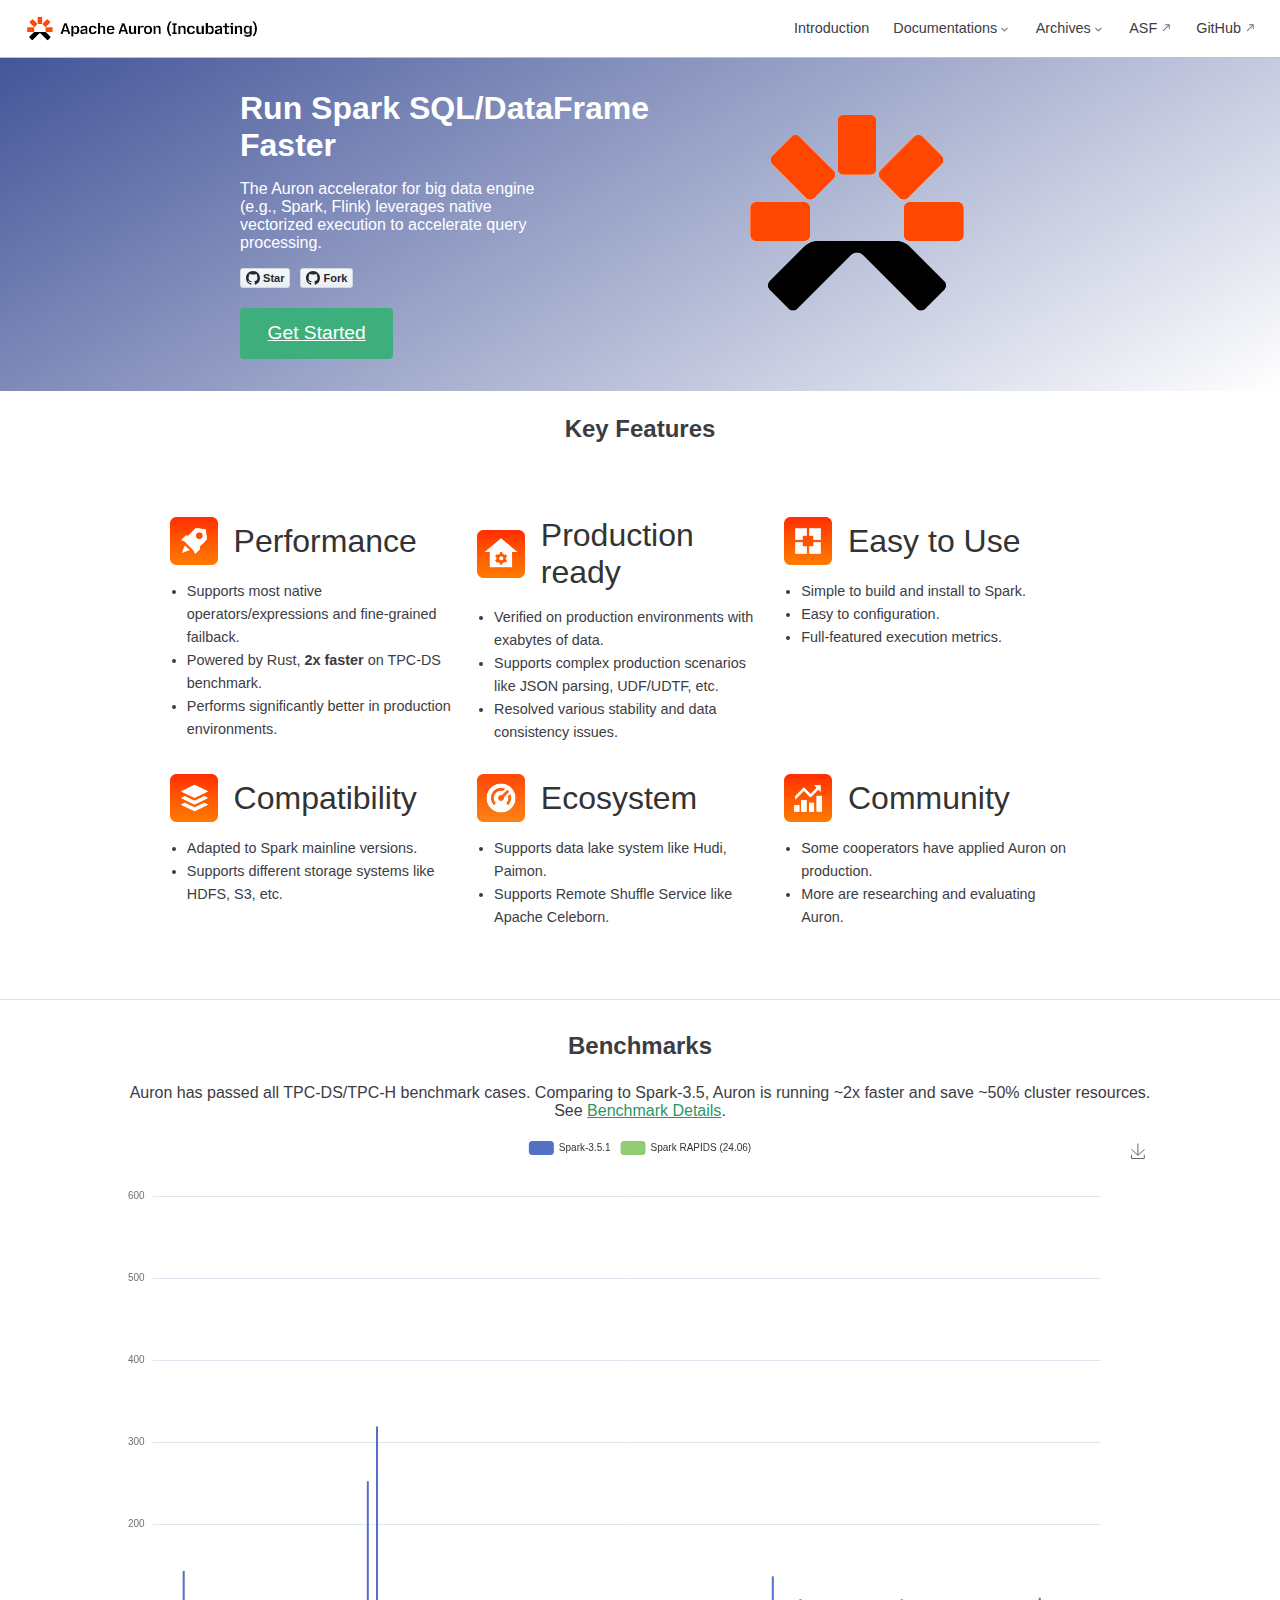
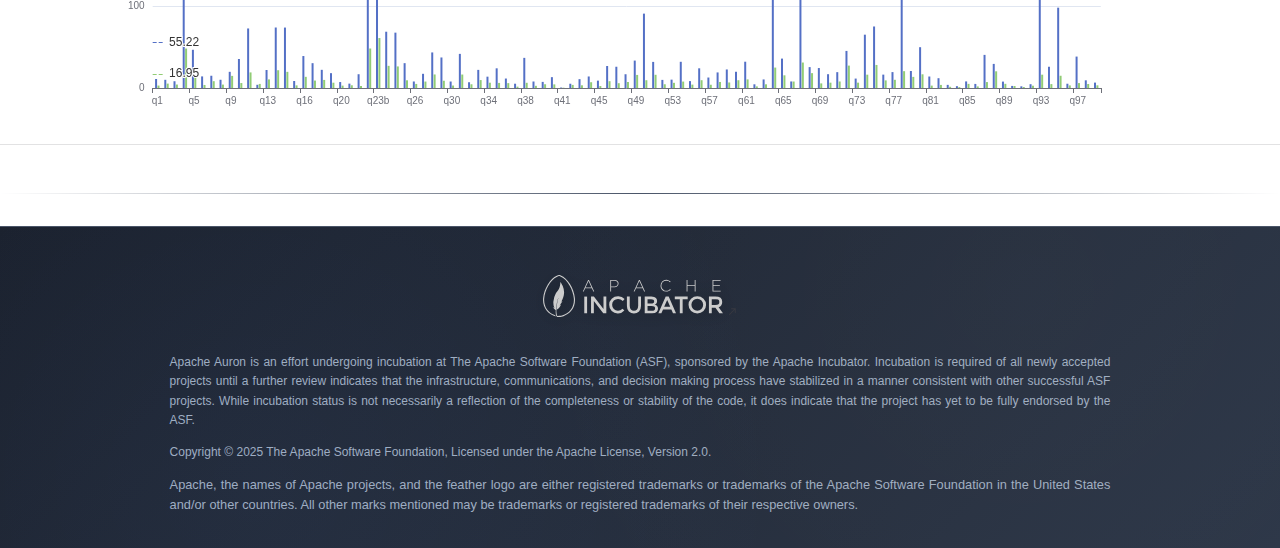
<file: index.html>
<!doctype html>
<html lang="en-US">
  <head>
    <meta charset="utf-8" />
    <meta name="viewport" content="width=device-width,initial-scale=1" />
    <meta name="generator" content="VuePress 2.0.0-rc.18" />
    <style>
      :root {
        --vp-c-bg: #fff;
      }

      [data-theme='dark'] {
        --vp-c-bg: #1b1b1f;
      }

      html,
      body {
        background-color: var(--vp-c-bg);
      }
    </style>
    <script>
      const userMode = localStorage.getItem('vuepress-color-scheme')
      const systemDarkMode =
        'matchMedia' in window
          ? window.matchMedia('(prefers-color-scheme: dark)').matches
          : false

      if (userMode === 'light') {
        document.documentElement.dataset.theme = 'light'
      } else if (userMode === 'dark' || systemDarkMode) {
        document.documentElement.dataset.theme = 'dark'
      }
    </script>
    <title></title><meta name="description" content="">
    <link rel="preload" href="/assets/style-Ckn-YEuY.css" as="style"><link rel="stylesheet" href="/assets/style-Ckn-YEuY.css">
    <link rel="modulepreload" href="/assets/app-ARnAJjmQ.js"><link rel="modulepreload" href="/assets/index.html-DLT3_78m.js">
    <link rel="prefetch" href="/assets/introduction.html-BOW9jLXi.js" as="script"><link rel="prefetch" href="/assets/all-releases.html-C5BntzLP.js" as="script"><link rel="prefetch" href="/assets/v4.0.0.html-G8mfq3B6.js" as="script"><link rel="prefetch" href="/assets/v4.0.1.html-Bep_83Oq.js" as="script"><link rel="prefetch" href="/assets/v5.0.0.html-BqOFao9f.js" as="script"><link rel="prefetch" href="/assets/v6.0.0-incubating.html-BsEnkuPQ.js" as="script"><link rel="prefetch" href="/assets/benchmarks.html-DwDJBT2A.js" as="script"><link rel="prefetch" href="/assets/configuration.html-Co1vPqQa.js" as="script"><link rel="prefetch" href="/assets/getting-started.html-SQD7isB8.js" as="script"><link rel="prefetch" href="/assets/404.html-DU4XfzkX.js" as="script"><link rel="prefetch" href="/assets/BenchmarkChart-MzFvwSpH.js" as="script"><link rel="prefetch" href="/assets/Footer-CTOPXYXp.js" as="script"><link rel="prefetch" href="/assets/GitHubBadge-Cvd3K9PB.js" as="script"><link rel="prefetch" href="/assets/Head-C6axobzz.js" as="script">
  </head>
  <body>
    <div id="app"><!--[--><div class="vp-theme-container no-sidebar external-link-icon" vp-container><!--[--><header class="vp-navbar" vp-navbar><div class="vp-toggle-sidebar-button" title="toggle sidebar" aria-expanded="false" role="button" tabindex="0"><div class="icon" aria-hidden="true"><span></span><span></span><span></span></div></div><span><a class="route-link" href="/"><img class="vp-site-logo" src="/auron-incubating-banner.png" alt><!----></a></span><div class="vp-navbar-items-wrapper" style=""><!--[--><!--]--><nav class="vp-navbar-items vp-hide-mobile" aria-label="site navigation"><!--[--><div class="vp-navbar-item"><a class="route-link auto-link" href="/introduction.html" aria-label="Introduction"><!---->Introduction<!----></a></div><div class="vp-navbar-item"><div class="vp-navbar-dropdown-wrapper"><button class="vp-navbar-dropdown-title" type="button" aria-label="Documentations"><span class="title">Documentations</span><span class="arrow down"></span></button><button class="vp-navbar-dropdown-title-mobile" type="button" aria-label="Documentations"><span class="title">Documentations</span><span class="right arrow"></span></button><ul style="display:none;" class="vp-navbar-dropdown"><!--[--><li class="vp-navbar-dropdown-item"><a class="route-link auto-link" href="/documents/getting-started.html" aria-label="Getting Started"><!---->Getting Started<!----></a></li><li class="vp-navbar-dropdown-item"><a class="route-link auto-link" href="/documents/configuration.html" aria-label="Configuration"><!---->Configuration<!----></a></li><li class="vp-navbar-dropdown-item"><a class="route-link auto-link" href="/documents/benchmarks.html" aria-label="Benchmarks"><!---->Benchmarks<!----></a></li><!--]--></ul></div></div><div class="vp-navbar-item"><div class="vp-navbar-dropdown-wrapper"><button class="vp-navbar-dropdown-title" type="button" aria-label="Archives"><span class="title">Archives</span><span class="arrow down"></span></button><button class="vp-navbar-dropdown-title-mobile" type="button" aria-label="Archives"><span class="title">Archives</span><span class="right arrow"></span></button><ul style="display:none;" class="vp-navbar-dropdown"><!--[--><li class="vp-navbar-dropdown-item"><a class="route-link auto-link" href="/archives/v6.0.0-incubating.html" aria-label="v6.0.0-incubating"><!---->v6.0.0-incubating<!----></a></li><li class="vp-navbar-dropdown-item"><a class="route-link auto-link" href="/archives/v5.0.0.html" aria-label="v5.0.0"><!---->v5.0.0<!----></a></li><li class="vp-navbar-dropdown-item"><a class="route-link auto-link" href="/archives/v4.0.1.html" aria-label="v4.0.1"><!---->v4.0.1<!----></a></li><li class="vp-navbar-dropdown-item"><a class="route-link auto-link" href="/archives/v4.0.0.html" aria-label="v4.0.0"><!---->v4.0.0<!----></a></li><li class="vp-navbar-dropdown-item"><a class="route-link auto-link" href="/archives/all-releases.html" aria-label="All Archived Releases"><!---->All Archived Releases<!----></a></li><!--]--></ul></div></div><div class="vp-navbar-item"><a class="auto-link external-link" href="https://www.apache.org/" aria-label="ASF" rel="noopener noreferrer" target="_blank"><!---->ASF<!----></a></div><div class="vp-navbar-item"><a class="auto-link external-link" href="https://github.com/apache/auron" aria-label="GitHub" rel="noopener noreferrer" target="_blank"><!---->GitHub<!----></a></div><!--]--></nav><!--[--><!--]--><!----><!----></div></header><!--]--><div class="vp-sidebar-mask"></div><!--[--><aside class="vp-sidebar" vp-sidebar><nav class="vp-navbar-items" aria-label="site navigation"><!--[--><div class="vp-navbar-item"><a class="route-link auto-link" href="/introduction.html" aria-label="Introduction"><!---->Introduction<!----></a></div><div class="vp-navbar-item"><div class="vp-navbar-dropdown-wrapper"><button class="vp-navbar-dropdown-title" type="button" aria-label="Documentations"><span class="title">Documentations</span><span class="arrow down"></span></button><button class="vp-navbar-dropdown-title-mobile" type="button" aria-label="Documentations"><span class="title">Documentations</span><span class="right arrow"></span></button><ul style="display:none;" class="vp-navbar-dropdown"><!--[--><li class="vp-navbar-dropdown-item"><a class="route-link auto-link" href="/documents/getting-started.html" aria-label="Getting Started"><!---->Getting Started<!----></a></li><li class="vp-navbar-dropdown-item"><a class="route-link auto-link" href="/documents/configuration.html" aria-label="Configuration"><!---->Configuration<!----></a></li><li class="vp-navbar-dropdown-item"><a class="route-link auto-link" href="/documents/benchmarks.html" aria-label="Benchmarks"><!---->Benchmarks<!----></a></li><!--]--></ul></div></div><div class="vp-navbar-item"><div class="vp-navbar-dropdown-wrapper"><button class="vp-navbar-dropdown-title" type="button" aria-label="Archives"><span class="title">Archives</span><span class="arrow down"></span></button><button class="vp-navbar-dropdown-title-mobile" type="button" aria-label="Archives"><span class="title">Archives</span><span class="right arrow"></span></button><ul style="display:none;" class="vp-navbar-dropdown"><!--[--><li class="vp-navbar-dropdown-item"><a class="route-link auto-link" href="/archives/v6.0.0-incubating.html" aria-label="v6.0.0-incubating"><!---->v6.0.0-incubating<!----></a></li><li class="vp-navbar-dropdown-item"><a class="route-link auto-link" href="/archives/v5.0.0.html" aria-label="v5.0.0"><!---->v5.0.0<!----></a></li><li class="vp-navbar-dropdown-item"><a class="route-link auto-link" href="/archives/v4.0.1.html" aria-label="v4.0.1"><!---->v4.0.1<!----></a></li><li class="vp-navbar-dropdown-item"><a class="route-link auto-link" href="/archives/v4.0.0.html" aria-label="v4.0.0"><!---->v4.0.0<!----></a></li><li class="vp-navbar-dropdown-item"><a class="route-link auto-link" href="/archives/all-releases.html" aria-label="All Archived Releases"><!---->All Archived Releases<!----></a></li><!--]--></ul></div></div><div class="vp-navbar-item"><a class="auto-link external-link" href="https://www.apache.org/" aria-label="ASF" rel="noopener noreferrer" target="_blank"><!---->ASF<!----></a></div><div class="vp-navbar-item"><a class="auto-link external-link" href="https://github.com/apache/auron" aria-label="GitHub" rel="noopener noreferrer" target="_blank"><!---->GitHub<!----></a></div><!--]--></nav><!--[--><!--]--><!----><!--[--><!--]--></aside><!--]--><!--[--><main class="vp-home"><header class="vp-hero"><!----><h1 id="main-title">Hello</h1><p class="vp-hero-description">Welcome to your VuePress site</p><!----></header><!----><div class="theme-default-content" vp-content><div><!--[--><div class="home-banner"><div class="banner-title-container"><div class="banner-title">Run Spark SQL/DataFrame Faster</div><div class="banner-subtitle">The Auron accelerator for big data engine (e.g., Spark, Flink) leverages native vectorized execution to accelerate query processing.</div><div class="github-buttons-container"><div class="github-badge-container" data-v-e76c1221><span class="github-button-wrapper" data-v-e76c1221><span data-v-e76c1221><a href="https://github.com/apache/auron/" data-show-count="true">Star</a></span></span><span class="github-button-wrapper" data-v-e76c1221><span data-v-e76c1221><a href="https://github.com/apache/auron/fork" data-show-count="true">Fork</a></span></span></div></div><a class="route-link auto-link vp-hero-action-button primary" href="/documents/getting-started" aria-label="Get Started">Get Started</a></div><div class="right-logo-container"><div class="right-logo"><img src="/logo-mini.png"></div></div></div><div class="home-para"><div class="para-title">Key Features</div><div class="feature-container-wrapper"><div class="feature-container"><div class="feature-title"><img src="/performance_icon.png" alt="Performance Icon"> Performance </div><ul class="feature-details"><li>Supports most native operators/expressions and fine-grained failback.</li><li>Powered by Rust, <strong class="bold-text">2x faster</strong> on TPC-DS benchmark.</li><li>Performs significantly better in production environments.</li></ul></div><div class="feature-container"><div class="feature-title"><img src="/ready_icon.png" alt="Production ready Icon"> Production ready </div><ul class="feature-details"><li>Verified on production environments with exabytes of data.</li><li>Supports complex production scenarios like JSON parsing, UDF/UDTF, etc.</li><li>Resolved various stability and data consistency issues.</li></ul></div><div class="feature-container"><div class="feature-title"><img src="/use_icon.png" alt="Easy to Use Icon"> Easy to Use </div><ul class="feature-details"><li>Simple to build and install to Spark.</li><li>Easy to configuration.</li><li>Full-featured execution metrics.</li></ul></div><div class="feature-container"><div class="feature-title"><img src="/compatibility_icon.png" alt="Compatibility Icon"> Compatibility </div><ul class="feature-details"><li>Adapted to Spark mainline versions.</li><li>Supports different storage systems like HDFS, S3, etc.</li></ul></div><div class="feature-container"><div class="feature-title"><img src="/ecology_icon.png" alt="Ecology Icon"> Ecosystem </div><ul class="feature-details"><li>Supports data lake system like Hudi, Paimon.</li><li>Supports Remote Shuffle Service like Apache Celeborn.</li></ul></div><div class="feature-container"><div class="feature-title"><img src="/development_icon.png" alt="Development Icon"> Community </div><ul class="feature-details"><li>Some cooperators have applied Auron on production.</li><li>More are researching and evaluating Auron.</li></ul></div></div></div><hr><!--]--><div class="home-para"><div class="para-title">Benchmarks</div><div class="para-text"> Auron has passed all TPC-DS/TPC-H benchmark cases. Comparing to Spark-3.5, Auron is running ~2x faster and save ~50% cluster resources. See <a href="documents/benchmarks">Benchmark Details</a>. </div><div class="home-benchmark-container-wrapper"><div class="home-benchmark-container"><div class="benchmark-chart-container"><!----></div></div></div></div><hr><!--[--><hr data-v-82f50f9d><div class="footer-container" data-v-82f50f9d><div class="footer-incubator-img" data-v-82f50f9d><a href="https://incubator.apache.org/" rel="noopener noreferrer" data-v-82f50f9d><img src="/assets/apache-incubator-Bfq2F4UB.svg" alt="Apache Incubator logo" width="200" data-v-82f50f9d></a></div><div class="footer-copyright" data-v-82f50f9d><br data-v-82f50f9d><p data-v-82f50f9d>Apache Auron is an effort undergoing incubation at The Apache Software Foundation (ASF), sponsored by the Apache Incubator. Incubation is required of all newly accepted projects until a further review indicates that the infrastructure, communications, and decision making process have stabilized in a manner consistent with other successful ASF projects. While incubation status is not necessarily a reflection of the completeness or stability of the code, it does indicate that the project has yet to be fully endorsed by the ASF.</p><p data-v-82f50f9d>Copyright © 2025 The Apache Software Foundation, Licensed under the Apache License, Version 2.0.</p><p data-v-82f50f9d>Apache, the names of Apache projects, and the feather logo are either registered trademarks or trademarks of the Apache Software Foundation in the United States and/or other countries. All other marks mentioned may be trademarks or registered trademarks of their respective owners.</p></div></div><!--]--></div></div><!----></main><!--]--></div><!--[--><!----><!--]--><!--]--></div>
    <script type="module" src="/assets/app-ARnAJjmQ.js" defer></script>
  </body>
</html>
</file>
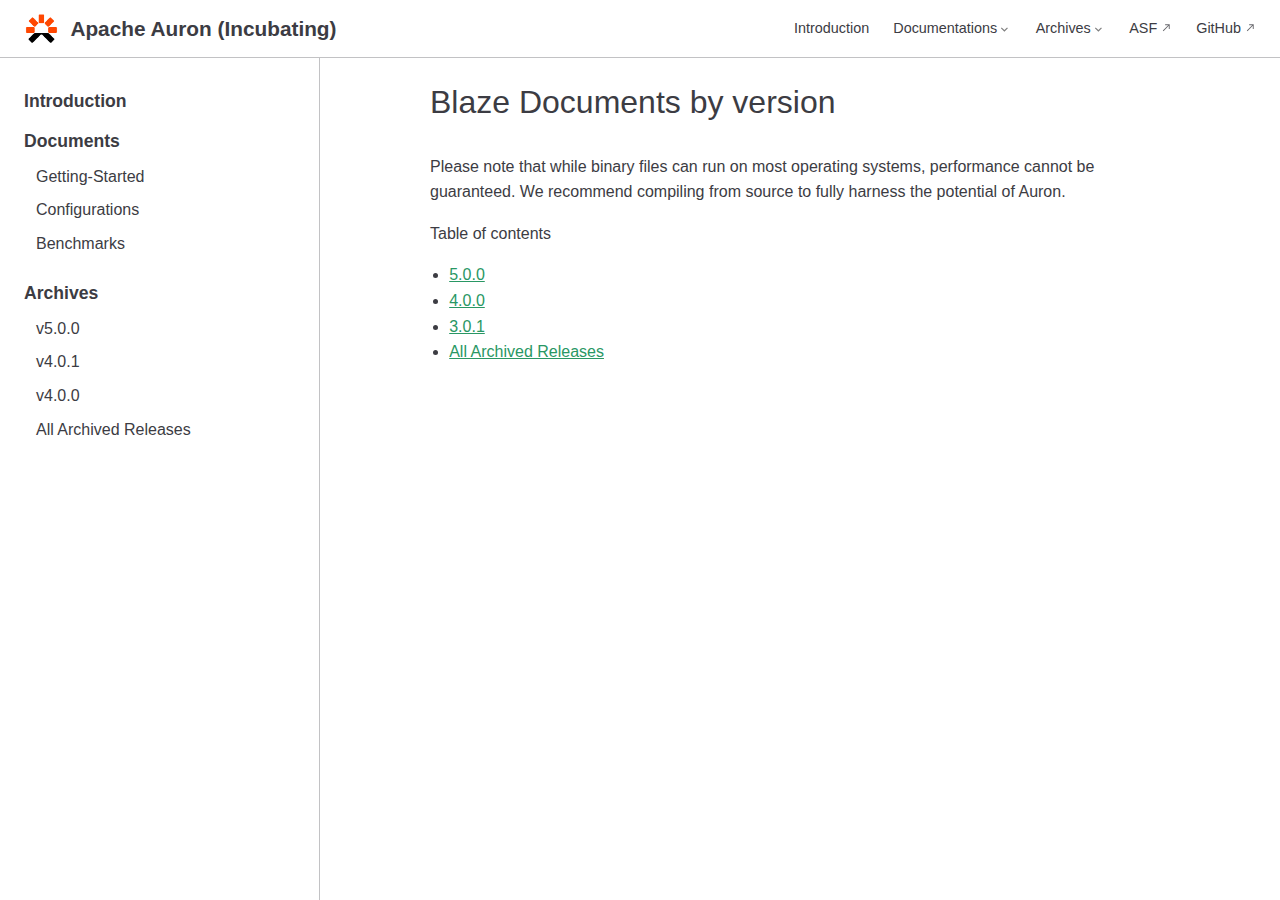
<file: archives/index.html>
<!doctype html>
<html lang="en-US">
  <head>
    <meta charset="utf-8" />
    <meta name="viewport" content="width=device-width,initial-scale=1" />
    <meta name="generator" content="VuePress 2.0.0-rc.18" />
    <style>
      :root {
        --vp-c-bg: #fff;
      }

      [data-theme='dark'] {
        --vp-c-bg: #1b1b1f;
      }

      html,
      body {
        background-color: var(--vp-c-bg);
      }
    </style>
    <script>
      const userMode = localStorage.getItem('vuepress-color-scheme')
      const systemDarkMode =
        'matchMedia' in window
          ? window.matchMedia('(prefers-color-scheme: dark)').matches
          : false

      if (userMode === 'light') {
        document.documentElement.dataset.theme = 'light'
      } else if (userMode === 'dark' || systemDarkMode) {
        document.documentElement.dataset.theme = 'dark'
      }
    </script>
    <link rel="icon" type="image/png" href="/logo-mini.png"><title>Archives | Apache Auron (Incubating)</title><meta name="description" content="">
    <link rel="preload" href="/assets/style-BdlkUutw.css" as="style"><link rel="stylesheet" href="/assets/style-BdlkUutw.css">
    <link rel="modulepreload" href="/assets/app-BKsbMYVy.js"><link rel="modulepreload" href="/assets/index.html-BGCXLxaT.js">
    <link rel="prefetch" href="/assets/index.html-g2_Ti3GH.js" as="script"><link rel="prefetch" href="/assets/introduction.html-CsBjc7cr.js" as="script"><link rel="prefetch" href="/assets/all-releases.html-CildniBn.js" as="script"><link rel="prefetch" href="/assets/v4.0.0.html-DwJT4ahk.js" as="script"><link rel="prefetch" href="/assets/v4.0.1.html-DVcinXDz.js" as="script"><link rel="prefetch" href="/assets/v5.0.0.html-DWIEgn20.js" as="script"><link rel="prefetch" href="/assets/benchmarks.html-s6tYYr5S.js" as="script"><link rel="prefetch" href="/assets/configuration.html-xIsUQQoX.js" as="script"><link rel="prefetch" href="/assets/getting-started.html-DxlPXo94.js" as="script"><link rel="prefetch" href="/assets/404.html-CY639DEk.js" as="script"><link rel="prefetch" href="/assets/BenchmarkChart-19lF9W5r.js" as="script"><link rel="prefetch" href="/assets/Footer-pY77u4la.js" as="script"><link rel="prefetch" href="/assets/GitHubBadge-YuHy5wh_.js" as="script"><link rel="prefetch" href="/assets/Head-CPCLKghT.js" as="script">
  </head>
  <body>
    <div id="app"><!--[--><div class="vp-theme-container external-link-icon" vp-container><!--[--><header class="vp-navbar" vp-navbar><div class="vp-toggle-sidebar-button" title="toggle sidebar" aria-expanded="false" role="button" tabindex="0"><div class="icon" aria-hidden="true"><span></span><span></span><span></span></div></div><span><a class="route-link" href="/"><img class="vp-site-logo" src="/logo-mini.png" alt="Apache Auron (Incubating)"><span class="vp-site-name vp-hide-mobile" aria-hidden="true">Apache Auron (Incubating)</span></a></span><div class="vp-navbar-items-wrapper" style=""><!--[--><!--]--><nav class="vp-navbar-items vp-hide-mobile" aria-label="site navigation"><!--[--><div class="vp-navbar-item"><a class="route-link auto-link" href="/introduction.html" aria-label="Introduction"><!---->Introduction<!----></a></div><div class="vp-navbar-item"><div class="vp-navbar-dropdown-wrapper"><button class="vp-navbar-dropdown-title" type="button" aria-label="Documentations"><span class="title">Documentations</span><span class="arrow down"></span></button><button class="vp-navbar-dropdown-title-mobile" type="button" aria-label="Documentations"><span class="title">Documentations</span><span class="right arrow"></span></button><ul style="display:none;" class="vp-navbar-dropdown"><!--[--><li class="vp-navbar-dropdown-item"><a class="route-link auto-link" href="/documents/getting-started.html" aria-label="Getting Started"><!---->Getting Started<!----></a></li><li class="vp-navbar-dropdown-item"><a class="route-link auto-link" href="/documents/configuration.html" aria-label="Configuration"><!---->Configuration<!----></a></li><li class="vp-navbar-dropdown-item"><a class="route-link auto-link" href="/documents/benchmarks.html" aria-label="Benchmarks"><!---->Benchmarks<!----></a></li><!--]--></ul></div></div><div class="vp-navbar-item"><div class="vp-navbar-dropdown-wrapper"><button class="vp-navbar-dropdown-title" type="button" aria-label="Archives"><span class="title">Archives</span><span class="arrow down"></span></button><button class="vp-navbar-dropdown-title-mobile" type="button" aria-label="Archives"><span class="title">Archives</span><span class="right arrow"></span></button><ul style="display:none;" class="vp-navbar-dropdown"><!--[--><li class="vp-navbar-dropdown-item"><a class="route-link auto-link" href="/archives/v5.0.0.html" aria-label="v5.0.0"><!---->v5.0.0<!----></a></li><li class="vp-navbar-dropdown-item"><a class="route-link auto-link" href="/archives/v4.0.1.html" aria-label="v4.0.1"><!---->v4.0.1<!----></a></li><li class="vp-navbar-dropdown-item"><a class="route-link auto-link" href="/archives/v4.0.0.html" aria-label="v4.0.0"><!---->v4.0.0<!----></a></li><li class="vp-navbar-dropdown-item"><a class="route-link auto-link" href="/archives/all-releases.html" aria-label="All Archived Releases"><!---->All Archived Releases<!----></a></li><!--]--></ul></div></div><div class="vp-navbar-item"><a class="auto-link external-link" href="https://www.apache.org/" aria-label="ASF" rel="noopener noreferrer" target="_blank"><!---->ASF<!----></a></div><div class="vp-navbar-item"><a class="auto-link external-link" href="https://github.com/apache/auron" aria-label="GitHub" rel="noopener noreferrer" target="_blank"><!---->GitHub<!----></a></div><!--]--></nav><!--[--><!--]--><!----><!----></div></header><!--]--><div class="vp-sidebar-mask"></div><!--[--><aside class="vp-sidebar" vp-sidebar><nav class="vp-navbar-items" aria-label="site navigation"><!--[--><div class="vp-navbar-item"><a class="route-link auto-link" href="/introduction.html" aria-label="Introduction"><!---->Introduction<!----></a></div><div class="vp-navbar-item"><div class="vp-navbar-dropdown-wrapper"><button class="vp-navbar-dropdown-title" type="button" aria-label="Documentations"><span class="title">Documentations</span><span class="arrow down"></span></button><button class="vp-navbar-dropdown-title-mobile" type="button" aria-label="Documentations"><span class="title">Documentations</span><span class="right arrow"></span></button><ul style="display:none;" class="vp-navbar-dropdown"><!--[--><li class="vp-navbar-dropdown-item"><a class="route-link auto-link" href="/documents/getting-started.html" aria-label="Getting Started"><!---->Getting Started<!----></a></li><li class="vp-navbar-dropdown-item"><a class="route-link auto-link" href="/documents/configuration.html" aria-label="Configuration"><!---->Configuration<!----></a></li><li class="vp-navbar-dropdown-item"><a class="route-link auto-link" href="/documents/benchmarks.html" aria-label="Benchmarks"><!---->Benchmarks<!----></a></li><!--]--></ul></div></div><div class="vp-navbar-item"><div class="vp-navbar-dropdown-wrapper"><button class="vp-navbar-dropdown-title" type="button" aria-label="Archives"><span class="title">Archives</span><span class="arrow down"></span></button><button class="vp-navbar-dropdown-title-mobile" type="button" aria-label="Archives"><span class="title">Archives</span><span class="right arrow"></span></button><ul style="display:none;" class="vp-navbar-dropdown"><!--[--><li class="vp-navbar-dropdown-item"><a class="route-link auto-link" href="/archives/v5.0.0.html" aria-label="v5.0.0"><!---->v5.0.0<!----></a></li><li class="vp-navbar-dropdown-item"><a class="route-link auto-link" href="/archives/v4.0.1.html" aria-label="v4.0.1"><!---->v4.0.1<!----></a></li><li class="vp-navbar-dropdown-item"><a class="route-link auto-link" href="/archives/v4.0.0.html" aria-label="v4.0.0"><!---->v4.0.0<!----></a></li><li class="vp-navbar-dropdown-item"><a class="route-link auto-link" href="/archives/all-releases.html" aria-label="All Archived Releases"><!---->All Archived Releases<!----></a></li><!--]--></ul></div></div><div class="vp-navbar-item"><a class="auto-link external-link" href="https://www.apache.org/" aria-label="ASF" rel="noopener noreferrer" target="_blank"><!---->ASF<!----></a></div><div class="vp-navbar-item"><a class="auto-link external-link" href="https://github.com/apache/auron" aria-label="GitHub" rel="noopener noreferrer" target="_blank"><!---->GitHub<!----></a></div><!--]--></nav><!--[--><!--]--><ul class="vp-sidebar-items"><!--[--><li><a class="route-link auto-link vp-sidebar-item vp-sidebar-heading" href="/introduction.html" aria-label="Introduction"><!---->Introduction<!----></a><!----></li><li><p tabindex="0" class="vp-sidebar-item vp-sidebar-heading">Documents <!----></p><ul style="" class="vp-sidebar-children"><!--[--><li><a class="route-link auto-link vp-sidebar-item" href="/documents/getting-started.html" aria-label="Getting-Started"><!---->Getting-Started<!----></a><!----></li><li><a class="route-link auto-link vp-sidebar-item" href="/documents/configuration.html" aria-label="Configurations"><!---->Configurations<!----></a><!----></li><li><a class="route-link auto-link vp-sidebar-item" href="/documents/benchmarks.html" aria-label="Benchmarks"><!---->Benchmarks<!----></a><!----></li><!--]--></ul></li><li><p tabindex="0" class="vp-sidebar-item vp-sidebar-heading">Archives <!----></p><ul style="" class="vp-sidebar-children"><!--[--><li><a class="route-link auto-link vp-sidebar-item" href="/archives/v5.0.0.html" aria-label="v5.0.0"><!---->v5.0.0<!----></a><!----></li><li><a class="route-link auto-link vp-sidebar-item" href="/archives/v4.0.1.html" aria-label="v4.0.1"><!---->v4.0.1<!----></a><!----></li><li><a class="route-link auto-link vp-sidebar-item" href="/archives/v4.0.0.html" aria-label="v4.0.0"><!---->v4.0.0<!----></a><!----></li><li><a class="route-link auto-link vp-sidebar-item" href="/archives/all-releases.html" aria-label="All Archived Releases"><!---->All Archived Releases<!----></a><!----></li><!--]--></ul></li><!--]--></ul><!--[--><!--]--></aside><!--]--><!--[--><main class="vp-page"><!--[--><!--]--><div class="theme-default-content" vp-content><!--[--><!--]--><div><h1 id="blaze-documents-by-version" tabindex="-1"><a class="header-anchor" href="#blaze-documents-by-version"><span>Blaze Documents by version</span></a></h1><p>Please note that while binary files can run on most operating systems, performance cannot be guaranteed. We recommend compiling from source to fully harness the potential of Auron.</p><p>Table of contents</p><ul><li><a class="route-link" href="/archives/v5.0.0.html">5.0.0</a></li><li><a class="route-link" href="/archives/v4.0.0.html">4.0.0</a></li><li><a class="route-link" href="/archives/v3.0.1.html">3.0.1</a></li><li><a class="route-link" href="/archives/all-releases.html">All Archived Releases</a></li></ul></div><!--[--><!--]--></div><footer class="vp-page-meta"><!----><div class="vp-meta-item git-info"><!----><!----></div></footer><!----><!--[--><!--]--></main><!--]--></div><!--[--><!----><!--]--><!--]--></div>
    <script type="module" src="/assets/app-BKsbMYVy.js" defer></script>
  </body>
</html>
</file>
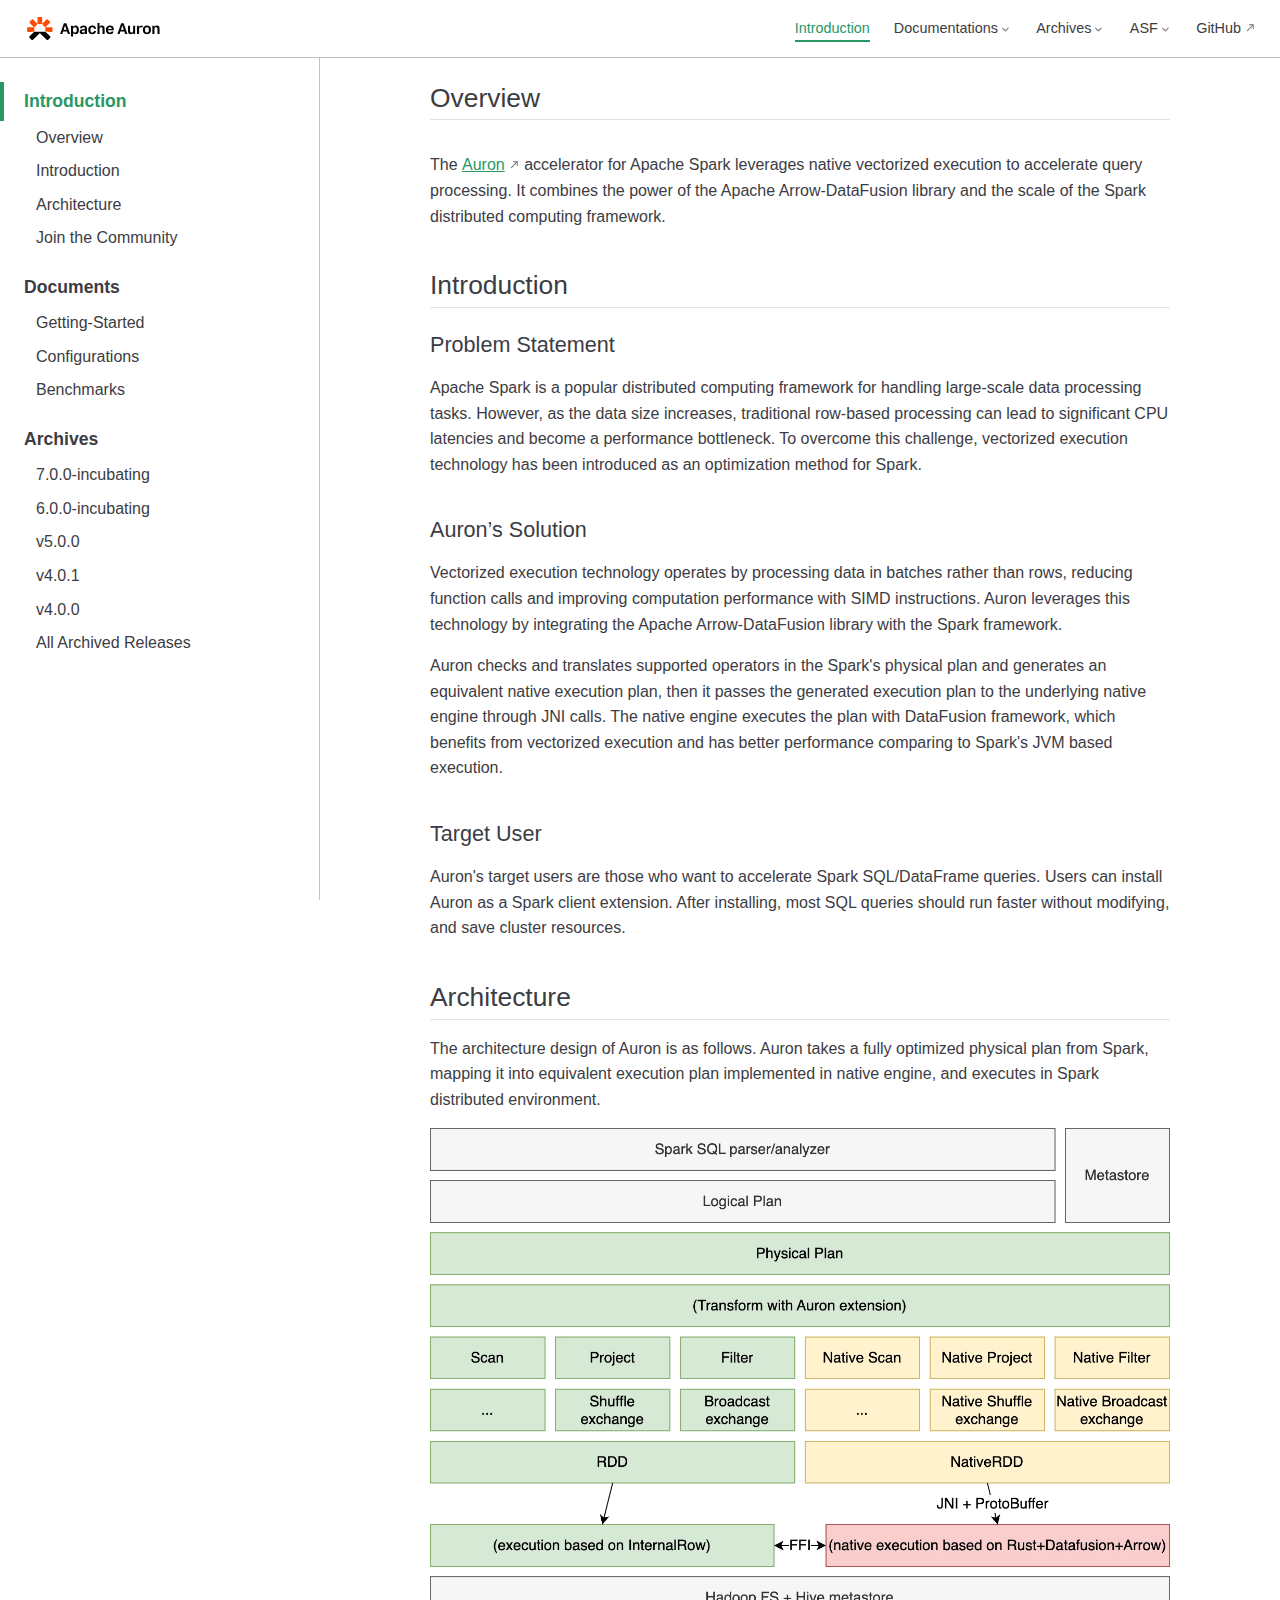
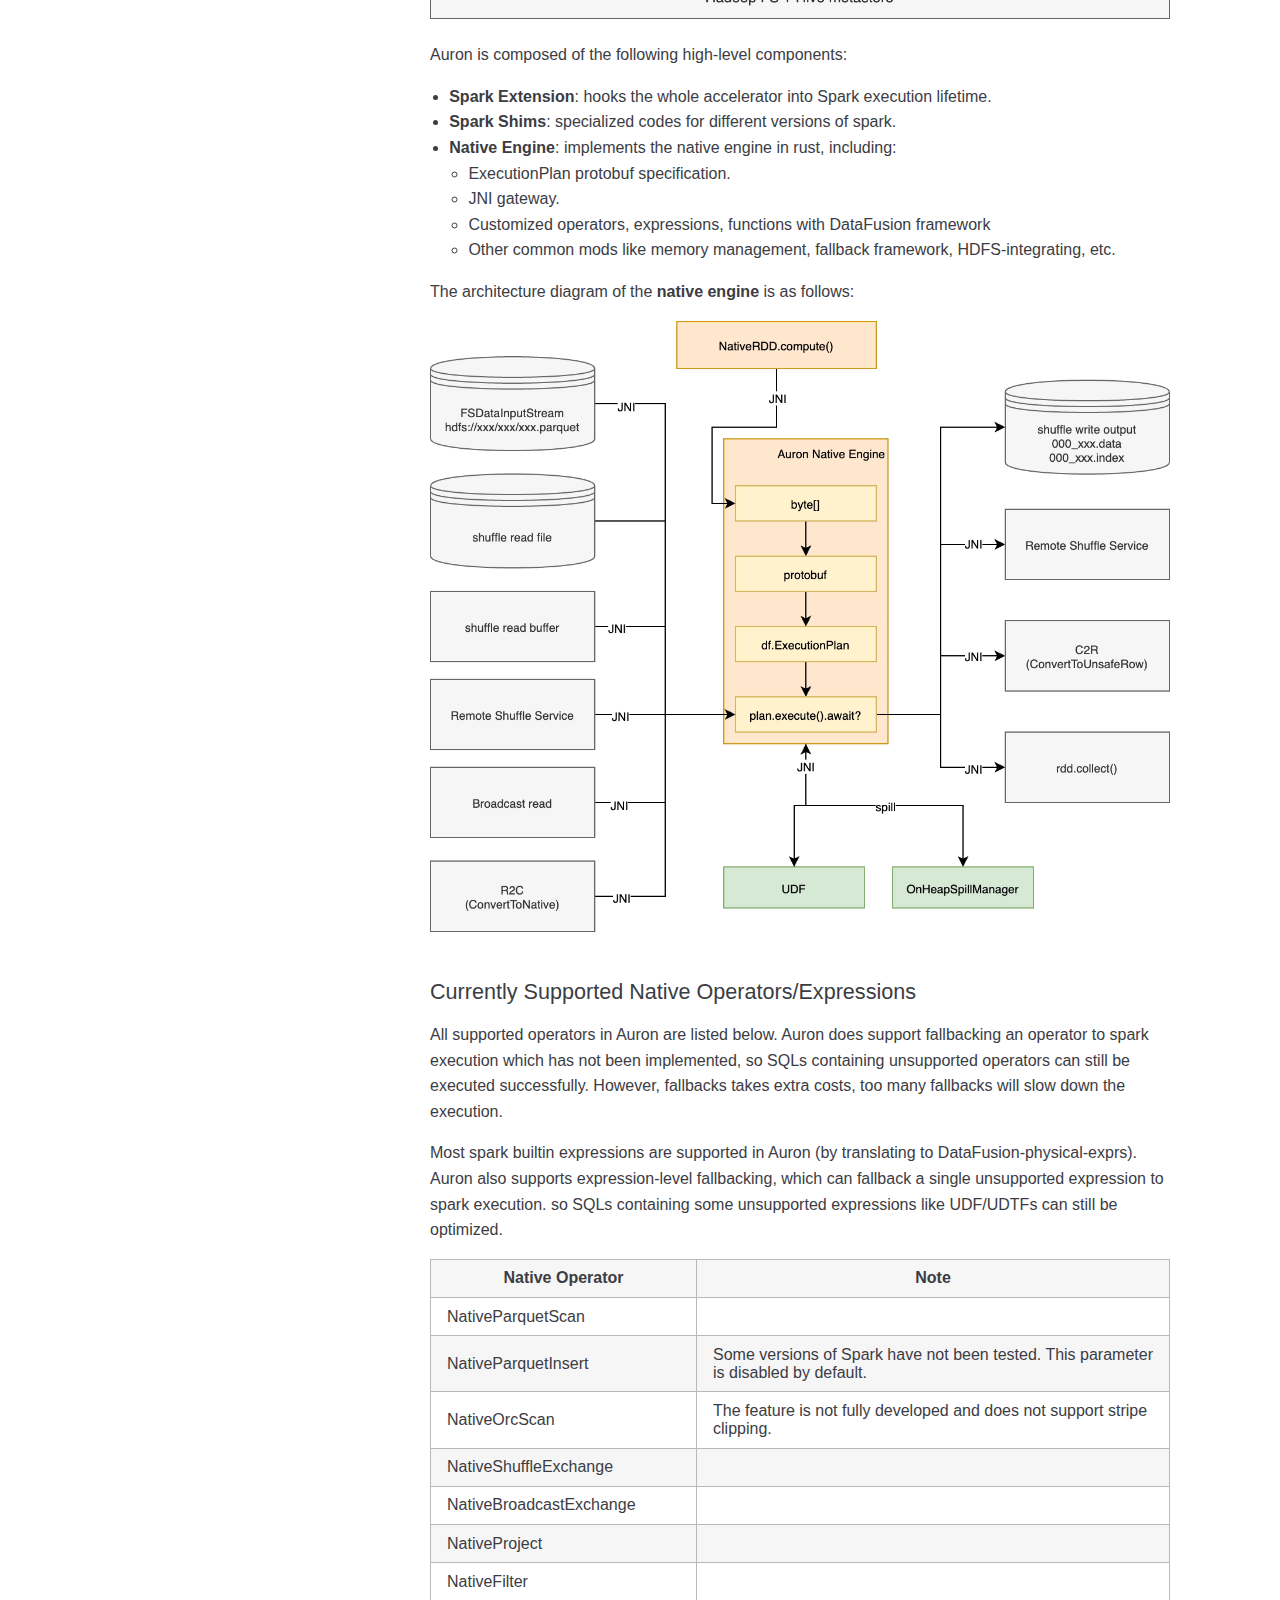
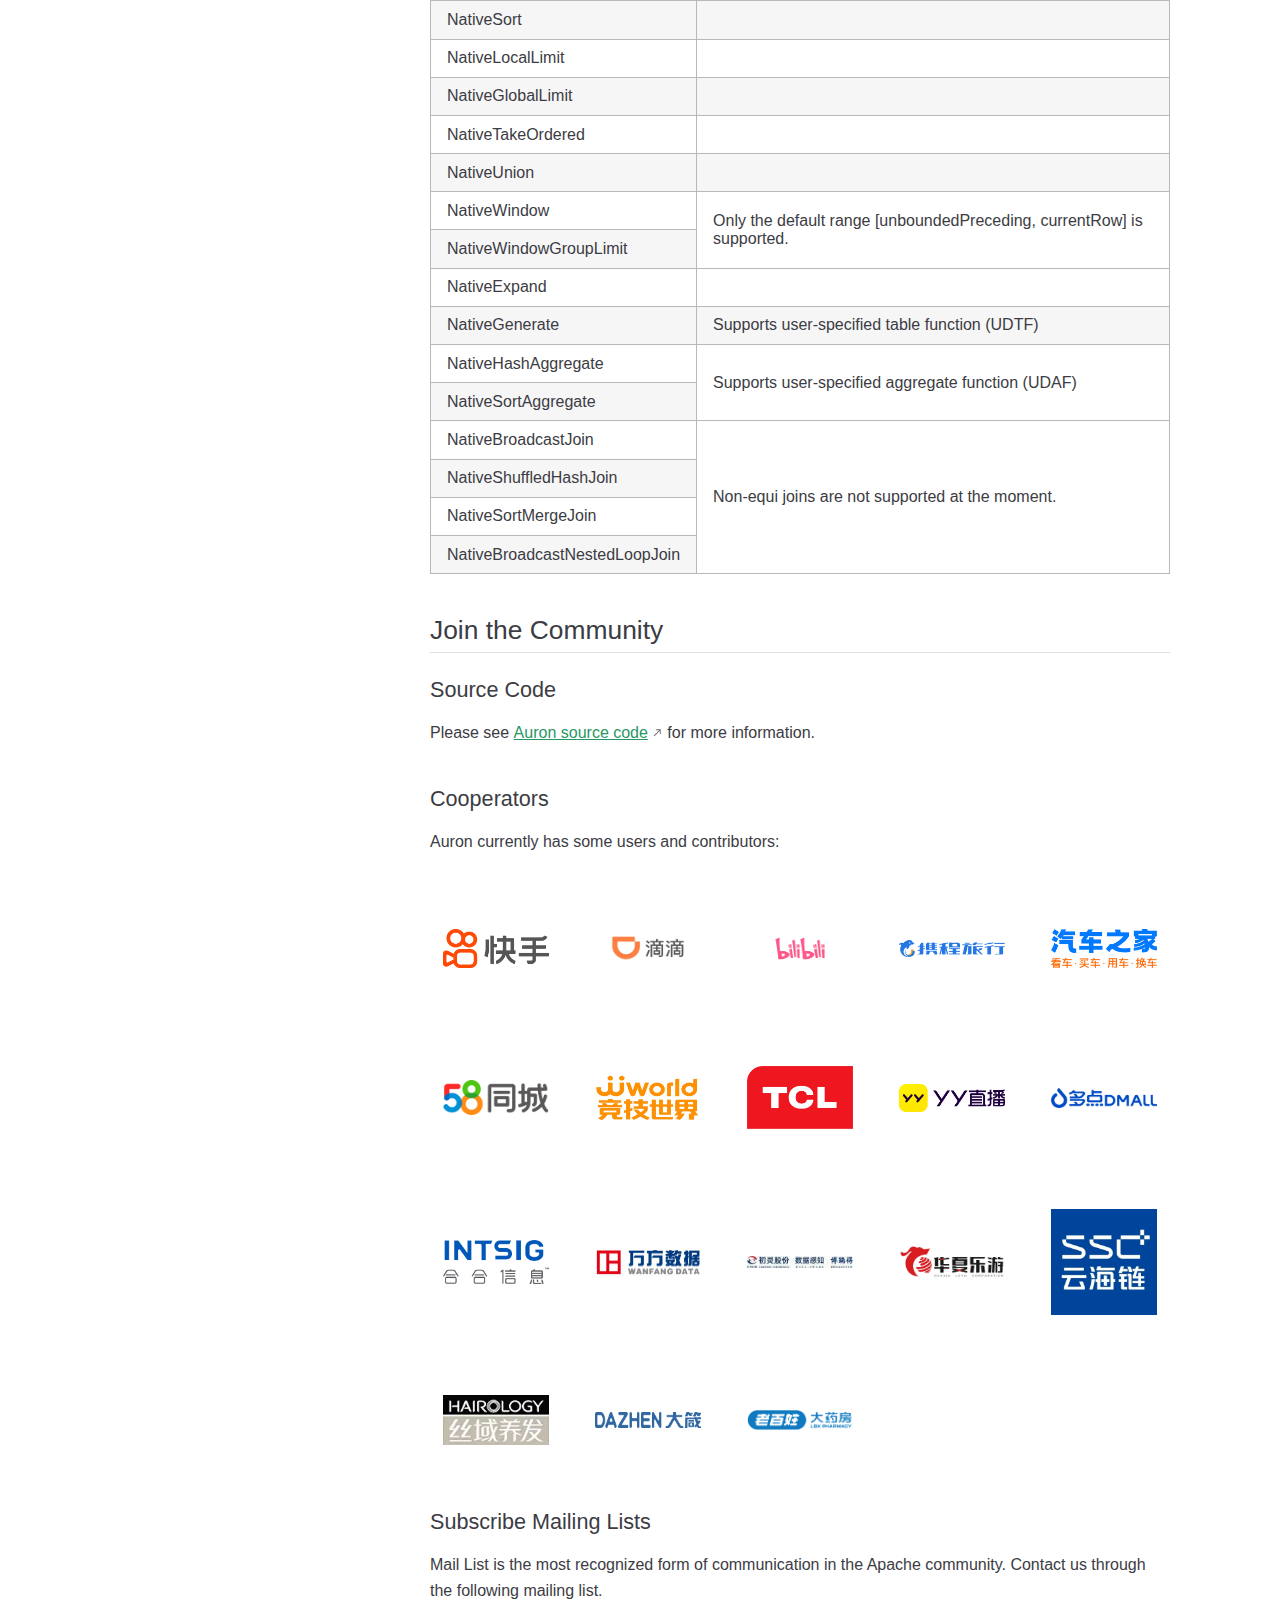
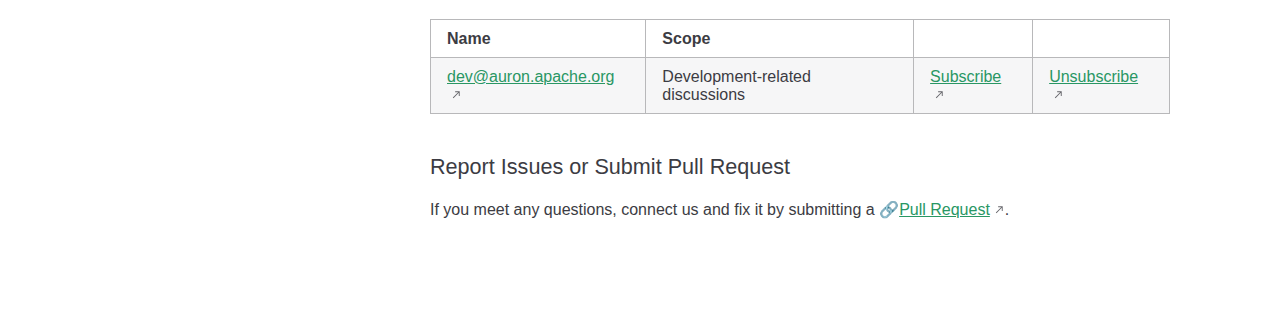
<file: introduction.html>
<!doctype html>
<html lang="en-US">
  <head>
    <meta charset="utf-8" />
    <meta name="viewport" content="width=device-width,initial-scale=1" />
    <meta name="generator" content="VuePress 2.0.0-rc.18" />
    <style>
      :root {
        --vp-c-bg: #fff;
      }

      [data-theme='dark'] {
        --vp-c-bg: #1b1b1f;
      }

      html,
      body {
        background-color: var(--vp-c-bg);
      }
    </style>
    <script>
      const userMode = localStorage.getItem('vuepress-color-scheme')
      const systemDarkMode =
        'matchMedia' in window
          ? window.matchMedia('(prefers-color-scheme: dark)').matches
          : false

      if (userMode === 'light') {
        document.documentElement.dataset.theme = 'light'
      } else if (userMode === 'dark' || systemDarkMode) {
        document.documentElement.dataset.theme = 'dark'
      }
    </script>
    <title>Introduction</title><meta name="description" content="">
    <link rel="preload" href="/assets/style-DD-xIKzv.css" as="style"><link rel="stylesheet" href="/assets/style-DD-xIKzv.css">
    <link rel="modulepreload" href="/assets/app-DwUTni6s.js"><link rel="modulepreload" href="/assets/introduction.html-NZ1ZIAY_.js">
    <link rel="prefetch" href="/assets/index.html-0LvTRiLJ.js" as="script"><link rel="prefetch" href="/assets/all-releases.html-CVfNzLQz.js" as="script"><link rel="prefetch" href="/assets/v4.0.0.html-BG9fW7nX.js" as="script"><link rel="prefetch" href="/assets/v4.0.1.html-C_p7img_.js" as="script"><link rel="prefetch" href="/assets/v5.0.0.html-DV7mJJcf.js" as="script"><link rel="prefetch" href="/assets/v6.0.0-incubating.html-Be-QBOxd.js" as="script"><link rel="prefetch" href="/assets/v7.0.0-incubating.html-BFNc78d3.js" as="script"><link rel="prefetch" href="/assets/benchmarks.html-CEx1i51h.js" as="script"><link rel="prefetch" href="/assets/configuration.html-CGnXkiFP.js" as="script"><link rel="prefetch" href="/assets/getting-started.html-rX8Py8Ux.js" as="script"><link rel="prefetch" href="/assets/404.html-B3eZThQY.js" as="script"><link rel="prefetch" href="/assets/BenchmarkChart-D9LhgxDY.js" as="script"><link rel="prefetch" href="/assets/Footer-BlJL2Mde.js" as="script"><link rel="prefetch" href="/assets/GitHubBadge-CsnYUTun.js" as="script"><link rel="prefetch" href="/assets/Head-Bj5ewqDx.js" as="script">
  </head>
  <body>
    <div id="app"><!--[--><div class="vp-theme-container external-link-icon" vp-container><!--[--><header class="vp-navbar" vp-navbar><div class="vp-toggle-sidebar-button" title="toggle sidebar" aria-expanded="false" role="button" tabindex="0"><div class="icon" aria-hidden="true"><span></span><span></span><span></span></div></div><span><a class="route-link" href="/"><img class="vp-site-logo" src="/auron.svg" alt><!----></a></span><div class="vp-navbar-items-wrapper" style=""><!--[--><!--]--><nav class="vp-navbar-items vp-hide-mobile" aria-label="site navigation"><!--[--><div class="vp-navbar-item"><a class="route-link route-link-active auto-link" href="/introduction.html" aria-label="Introduction"><!---->Introduction<!----></a></div><div class="vp-navbar-item"><div class="vp-navbar-dropdown-wrapper"><button class="vp-navbar-dropdown-title" type="button" aria-label="Documentations"><span class="title">Documentations</span><span class="arrow down"></span></button><button class="vp-navbar-dropdown-title-mobile" type="button" aria-label="Documentations"><span class="title">Documentations</span><span class="right arrow"></span></button><ul class="vp-navbar-dropdown" style="display:none;"><!--[--><li class="vp-navbar-dropdown-item"><a class="route-link auto-link" href="/documents/getting-started.html" aria-label="Getting Started"><!---->Getting Started<!----></a></li><li class="vp-navbar-dropdown-item"><a class="route-link auto-link" href="/documents/configuration.html" aria-label="Configuration"><!---->Configuration<!----></a></li><li class="vp-navbar-dropdown-item"><a class="route-link auto-link" href="/documents/benchmarks.html" aria-label="Benchmarks"><!---->Benchmarks<!----></a></li><!--]--></ul></div></div><div class="vp-navbar-item"><div class="vp-navbar-dropdown-wrapper"><button class="vp-navbar-dropdown-title" type="button" aria-label="Archives"><span class="title">Archives</span><span class="arrow down"></span></button><button class="vp-navbar-dropdown-title-mobile" type="button" aria-label="Archives"><span class="title">Archives</span><span class="right arrow"></span></button><ul class="vp-navbar-dropdown" style="display:none;"><!--[--><li class="vp-navbar-dropdown-item"><a class="route-link auto-link" href="/archives/v7.0.0-incubating.html" aria-label="v7.0.0-incubating"><!---->v7.0.0-incubating<!----></a></li><li class="vp-navbar-dropdown-item"><a class="route-link auto-link" href="/archives/v6.0.0-incubating.html" aria-label="v6.0.0-incubating"><!---->v6.0.0-incubating<!----></a></li><li class="vp-navbar-dropdown-item"><a class="route-link auto-link" href="/archives/v5.0.0.html" aria-label="v5.0.0"><!---->v5.0.0<!----></a></li><li class="vp-navbar-dropdown-item"><a class="route-link auto-link" href="/archives/v4.0.1.html" aria-label="v4.0.1"><!---->v4.0.1<!----></a></li><li class="vp-navbar-dropdown-item"><a class="route-link auto-link" href="/archives/v4.0.0.html" aria-label="v4.0.0"><!---->v4.0.0<!----></a></li><li class="vp-navbar-dropdown-item"><a class="route-link auto-link" href="/archives/all-releases.html" aria-label="All Archived Releases"><!---->All Archived Releases<!----></a></li><!--]--></ul></div></div><div class="vp-navbar-item"><div class="vp-navbar-dropdown-wrapper"><button class="vp-navbar-dropdown-title" type="button" aria-label="ASF"><span class="title">ASF</span><span class="arrow down"></span></button><button class="vp-navbar-dropdown-title-mobile" type="button" aria-label="ASF"><span class="title">ASF</span><span class="right arrow"></span></button><ul class="vp-navbar-dropdown" style="display:none;"><!--[--><li class="vp-navbar-dropdown-item"><a class="auto-link external-link" href="https://www.apache.org/licenses/" aria-label="License" rel="noopener noreferrer" target="_blank"><!---->License<!----></a></li><li class="vp-navbar-dropdown-item"><a class="auto-link external-link" href="https://www.apache.org/security/" aria-label="Security" rel="noopener noreferrer" target="_blank"><!---->Security<!----></a></li><li class="vp-navbar-dropdown-item"><a class="auto-link external-link" href="https://privacy.apache.org/policies/privacy-policy-public.html" aria-label="Privacy" rel="noopener noreferrer" target="_blank"><!---->Privacy<!----></a></li><li class="vp-navbar-dropdown-item"><a class="auto-link external-link" href="https://www.apache.org/foundation/thanks.html" aria-label="Thanks" rel="noopener noreferrer" target="_blank"><!---->Thanks<!----></a></li><li class="vp-navbar-dropdown-item"><a class="auto-link external-link" href="https://www.apache.org/foundation/sponsorship.html" aria-label="Sponsorship" rel="noopener noreferrer" target="_blank"><!---->Sponsorship<!----></a></li><li class="vp-navbar-dropdown-item"><a class="auto-link external-link" href="https://events.apache.org/" aria-label="Events" rel="noopener noreferrer" target="_blank"><!---->Events<!----></a></li><li class="vp-navbar-dropdown-item"><a class="auto-link external-link" href="https://www.apache.org/" aria-label="Foundation" rel="noopener noreferrer" target="_blank"><!---->Foundation<!----></a></li><!--]--></ul></div></div><div class="vp-navbar-item"><a class="auto-link external-link" href="https://github.com/apache/auron" aria-label="GitHub" rel="noopener noreferrer" target="_blank"><!---->GitHub<!----></a></div><!--]--></nav><!--[--><!--]--><!----><!----></div></header><!--]--><div class="vp-sidebar-mask"></div><!--[--><aside class="vp-sidebar" vp-sidebar><nav class="vp-navbar-items" aria-label="site navigation"><!--[--><div class="vp-navbar-item"><a class="route-link route-link-active auto-link" href="/introduction.html" aria-label="Introduction"><!---->Introduction<!----></a></div><div class="vp-navbar-item"><div class="vp-navbar-dropdown-wrapper"><button class="vp-navbar-dropdown-title" type="button" aria-label="Documentations"><span class="title">Documentations</span><span class="arrow down"></span></button><button class="vp-navbar-dropdown-title-mobile" type="button" aria-label="Documentations"><span class="title">Documentations</span><span class="right arrow"></span></button><ul class="vp-navbar-dropdown" style="display:none;"><!--[--><li class="vp-navbar-dropdown-item"><a class="route-link auto-link" href="/documents/getting-started.html" aria-label="Getting Started"><!---->Getting Started<!----></a></li><li class="vp-navbar-dropdown-item"><a class="route-link auto-link" href="/documents/configuration.html" aria-label="Configuration"><!---->Configuration<!----></a></li><li class="vp-navbar-dropdown-item"><a class="route-link auto-link" href="/documents/benchmarks.html" aria-label="Benchmarks"><!---->Benchmarks<!----></a></li><!--]--></ul></div></div><div class="vp-navbar-item"><div class="vp-navbar-dropdown-wrapper"><button class="vp-navbar-dropdown-title" type="button" aria-label="Archives"><span class="title">Archives</span><span class="arrow down"></span></button><button class="vp-navbar-dropdown-title-mobile" type="button" aria-label="Archives"><span class="title">Archives</span><span class="right arrow"></span></button><ul class="vp-navbar-dropdown" style="display:none;"><!--[--><li class="vp-navbar-dropdown-item"><a class="route-link auto-link" href="/archives/v7.0.0-incubating.html" aria-label="v7.0.0-incubating"><!---->v7.0.0-incubating<!----></a></li><li class="vp-navbar-dropdown-item"><a class="route-link auto-link" href="/archives/v6.0.0-incubating.html" aria-label="v6.0.0-incubating"><!---->v6.0.0-incubating<!----></a></li><li class="vp-navbar-dropdown-item"><a class="route-link auto-link" href="/archives/v5.0.0.html" aria-label="v5.0.0"><!---->v5.0.0<!----></a></li><li class="vp-navbar-dropdown-item"><a class="route-link auto-link" href="/archives/v4.0.1.html" aria-label="v4.0.1"><!---->v4.0.1<!----></a></li><li class="vp-navbar-dropdown-item"><a class="route-link auto-link" href="/archives/v4.0.0.html" aria-label="v4.0.0"><!---->v4.0.0<!----></a></li><li class="vp-navbar-dropdown-item"><a class="route-link auto-link" href="/archives/all-releases.html" aria-label="All Archived Releases"><!---->All Archived Releases<!----></a></li><!--]--></ul></div></div><div class="vp-navbar-item"><div class="vp-navbar-dropdown-wrapper"><button class="vp-navbar-dropdown-title" type="button" aria-label="ASF"><span class="title">ASF</span><span class="arrow down"></span></button><button class="vp-navbar-dropdown-title-mobile" type="button" aria-label="ASF"><span class="title">ASF</span><span class="right arrow"></span></button><ul class="vp-navbar-dropdown" style="display:none;"><!--[--><li class="vp-navbar-dropdown-item"><a class="auto-link external-link" href="https://www.apache.org/licenses/" aria-label="License" rel="noopener noreferrer" target="_blank"><!---->License<!----></a></li><li class="vp-navbar-dropdown-item"><a class="auto-link external-link" href="https://www.apache.org/security/" aria-label="Security" rel="noopener noreferrer" target="_blank"><!---->Security<!----></a></li><li class="vp-navbar-dropdown-item"><a class="auto-link external-link" href="https://privacy.apache.org/policies/privacy-policy-public.html" aria-label="Privacy" rel="noopener noreferrer" target="_blank"><!---->Privacy<!----></a></li><li class="vp-navbar-dropdown-item"><a class="auto-link external-link" href="https://www.apache.org/foundation/thanks.html" aria-label="Thanks" rel="noopener noreferrer" target="_blank"><!---->Thanks<!----></a></li><li class="vp-navbar-dropdown-item"><a class="auto-link external-link" href="https://www.apache.org/foundation/sponsorship.html" aria-label="Sponsorship" rel="noopener noreferrer" target="_blank"><!---->Sponsorship<!----></a></li><li class="vp-navbar-dropdown-item"><a class="auto-link external-link" href="https://events.apache.org/" aria-label="Events" rel="noopener noreferrer" target="_blank"><!---->Events<!----></a></li><li class="vp-navbar-dropdown-item"><a class="auto-link external-link" href="https://www.apache.org/" aria-label="Foundation" rel="noopener noreferrer" target="_blank"><!---->Foundation<!----></a></li><!--]--></ul></div></div><div class="vp-navbar-item"><a class="auto-link external-link" href="https://github.com/apache/auron" aria-label="GitHub" rel="noopener noreferrer" target="_blank"><!---->GitHub<!----></a></div><!--]--></nav><!--[--><!--]--><ul class="vp-sidebar-items"><!--[--><li><a class="route-link route-link-active auto-link vp-sidebar-item vp-sidebar-heading active" href="/introduction.html" aria-label="Introduction"><!---->Introduction<!----></a><!----></li><li><p tabindex="0" class="vp-sidebar-item vp-sidebar-heading">Documents <!----></p><ul class="vp-sidebar-children" style=""><!--[--><li><a class="route-link auto-link vp-sidebar-item" href="/documents/getting-started.html" aria-label="Getting-Started"><!---->Getting-Started<!----></a><!----></li><li><a class="route-link auto-link vp-sidebar-item" href="/documents/configuration.html" aria-label="Configurations"><!---->Configurations<!----></a><!----></li><li><a class="route-link auto-link vp-sidebar-item" href="/documents/benchmarks.html" aria-label="Benchmarks"><!---->Benchmarks<!----></a><!----></li><!--]--></ul></li><li><p tabindex="0" class="vp-sidebar-item vp-sidebar-heading">Archives <!----></p><ul class="vp-sidebar-children" style=""><!--[--><li><a class="route-link auto-link vp-sidebar-item" href="/archives/v7.0.0-incubating.html" aria-label="7.0.0-incubating"><!---->7.0.0-incubating<!----></a><!----></li><li><a class="route-link auto-link vp-sidebar-item" href="/archives/v6.0.0-incubating.html" aria-label="6.0.0-incubating"><!---->6.0.0-incubating<!----></a><!----></li><li><a class="route-link auto-link vp-sidebar-item" href="/archives/v5.0.0.html" aria-label="v5.0.0"><!---->v5.0.0<!----></a><!----></li><li><a class="route-link auto-link vp-sidebar-item" href="/archives/v4.0.1.html" aria-label="v4.0.1"><!---->v4.0.1<!----></a><!----></li><li><a class="route-link auto-link vp-sidebar-item" href="/archives/v4.0.0.html" aria-label="v4.0.0"><!---->v4.0.0<!----></a><!----></li><li><a class="route-link auto-link vp-sidebar-item" href="/archives/all-releases.html" aria-label="All Archived Releases"><!---->All Archived Releases<!----></a><!----></li><!--]--></ul></li><!--]--></ul><!--[--><!--]--></aside><!--]--><!--[--><main class="vp-page"><!--[--><!--]--><div class="theme-default-content" vp-content><!--[--><!--]--><div><h2 id="overview" tabindex="-1"><a class="header-anchor" href="#overview"><span>Overview</span></a></h2><p>The <a href="https://github.com/apache/auron" target="_blank" rel="noopener noreferrer">Auron</a> accelerator for Apache Spark leverages native vectorized execution to accelerate query processing. It combines the power of the Apache Arrow-DataFusion library and the scale of the Spark distributed computing framework.</p><h2 id="introduction" tabindex="-1"><a class="header-anchor" href="#introduction"><span>Introduction</span></a></h2><h3 id="problem-statement" tabindex="-1"><a class="header-anchor" href="#problem-statement"><span>Problem Statement</span></a></h3><p>Apache Spark is a popular distributed computing framework for handling large-scale data processing tasks. However, as the data size increases, traditional row-based processing can lead to significant CPU latencies and become a performance bottleneck. To overcome this challenge, vectorized execution technology has been introduced as an optimization method for Spark.</p><h3 id="auron-s-solution" tabindex="-1"><a class="header-anchor" href="#auron-s-solution"><span>Auron’s Solution</span></a></h3><p>Vectorized execution technology operates by processing data in batches rather than rows, reducing function calls and improving computation performance with SIMD instructions. Auron leverages this technology by integrating the Apache Arrow-DataFusion library with the Spark framework.</p><p>Auron checks and translates supported operators in the Spark&#39;s physical plan and generates an equivalent native execution plan, then it passes the generated execution plan to the underlying native engine through JNI calls. The native engine executes the plan with DataFusion framework, which benefits from vectorized execution and has better performance comparing to Spark&#39;s JVM based execution.</p><h3 id="target-user" tabindex="-1"><a class="header-anchor" href="#target-user"><span>Target User</span></a></h3><p>Auron&#39;s target users are those who want to accelerate Spark SQL/DataFrame queries. Users can install Auron as a Spark client extension. After installing, most SQL queries should run faster without modifying, and save cluster resources.</p><h2 id="architecture" tabindex="-1"><a class="header-anchor" href="#architecture"><span>Architecture</span></a></h2><p>The architecture design of Auron is as follows. Auron takes a fully optimized physical plan from Spark, mapping it into equivalent execution plan implemented in native engine, and executes in Spark distributed environment.</p><p><img src="/assets/auron_architecture-CvR3Mmhk.webp" alt="Spark+Auron architecture"></p><p>Auron is composed of the following high-level components:</p><ul><li><strong>Spark Extension</strong>: hooks the whole accelerator into Spark execution lifetime.</li><li><strong>Spark Shims</strong>: specialized codes for different versions of spark.</li><li><strong>Native Engine</strong>: implements the native engine in rust, including: <ul><li>ExecutionPlan protobuf specification.</li><li>JNI gateway.</li><li>Customized operators, expressions, functions with DataFusion framework</li><li>Other common mods like memory management, fallback framework, HDFS-integrating, etc.</li></ul></li></ul><p>The architecture diagram of the <strong>native engine</strong> is as follows:</p><p><img src="/assets/auron_native_engine-lzt9j0Hy.webp" alt="Auron Native Engine"></p><h3 id="currently-supported-native-operators-expressions" tabindex="-1"><a class="header-anchor" href="#currently-supported-native-operators-expressions"><span>Currently Supported Native Operators/Expressions</span></a></h3><p>All supported operators in Auron are listed below. Auron does support fallbacking an operator to spark execution which has not been implemented, so SQLs containing unsupported operators can still be executed successfully. However, fallbacks takes extra costs, too many fallbacks will slow down the execution.</p><p>Most spark builtin expressions are supported in Auron (by translating to DataFusion-physical-exprs). Auron also supports expression-level fallbacking, which can fallback a single unsupported expression to spark execution. so SQLs containing some unsupported expressions like UDF/UDTFs can still be optimized.</p><table class="my-table3"><tbody><tr><th>Native Operator</th><th>Note</th></tr><tr><td>NativeParquetScan</td><td></td></tr><tr><td>NativeParquetInsert</td><td>Some versions of Spark have not been tested. This parameter is disabled by default.</td></tr><tr><td>NativeOrcScan</td><td>The feature is not fully developed and does not support stripe clipping.</td></tr><tr><td>NativeShuffleExchange</td><td></td></tr><tr><td>NativeBroadcastExchange</td><td></td></tr><tr><td>NativeProject</td><td></td></tr><tr><td>NativeFilter</td><td></td></tr><tr><td>NativeSort</td><td></td></tr><tr><td>NativeLocalLimit</td><td></td></tr><tr><td>NativeGlobalLimit</td><td></td></tr><tr><td>NativeTakeOrdered</td><td></td></tr><tr><td>NativeUnion</td><td></td></tr><tr><td>NativeWindow</td><td rowspan="2">Only the default range [unboundedPreceding, currentRow] is supported.</td></tr><tr><td>NativeWindowGroupLimit</td></tr><tr><td>NativeExpand</td><td></td></tr><tr><td>NativeGenerate</td><td>Supports user-specified table function (UDTF)</td></tr><tr><td>NativeHashAggregate</td><td rowspan="2">Supports user-specified aggregate function (UDAF)</td></tr><tr><td>NativeSortAggregate</td></tr><tr><td>NativeBroadcastJoin</td><td rowspan="4">Non-equi joins are not supported at the moment.</td></tr><tr><td>NativeShuffledHashJoin</td></tr><tr><td>NativeSortMergeJoin</td></tr><tr><td>NativeBroadcastNestedLoopJoin</td></tr></tbody></table><h2 id="join-the-community" tabindex="-1"><a class="header-anchor" href="#join-the-community"><span>Join the Community</span></a></h2><h3 id="source-code" tabindex="-1"><a class="header-anchor" href="#source-code"><span>Source Code</span></a></h3><p>Please see <a href="https://github.com/apache/auron" target="_blank" rel="noopener noreferrer">Auron source code</a> for more information.</p><h3 id="cooperators" tabindex="-1"><a class="header-anchor" href="#cooperators"><span>Cooperators</span></a></h3><p>Auron currently has some users and contributors:</p><div class="partners-container"><div class="partners"><div class="partner-logo"><img src="/assets/kwai-BjpT5fpn.png"></div><div class="partner-logo"><img src="/assets/didiglobal-BkhWJUJS.webp"></div><div class="partner-logo"><img src="/assets/bilibili-r1MGcKUK.png"></div><div class="partner-logo"><img src="/assets/xiecheng-xMZiNb9J.png"></div><div class="partner-logo"><img src="/assets/car-CEYkJ7m-.png"></div><div class="partner-logo"><img src="/assets/58com-CsRk-JV9.png"></div><div class="partner-logo"><img src="/assets/jjworld-Cq5ylN19.png"></div><div class="partner-logo"><img src="/assets/tcl-BUfrhuL0.png"></div><div class="partner-logo"><img src="/assets/yy-gOj6xATD.png"></div><div class="partner-logo"><img src="/assets/dmall-DavxXvfl.png"></div><div class="partner-logo"><img src="/assets/intsig-BacVTgZY.png"></div><div class="partner-logo"><img src="/assets/wanfang-BlNmV_wM.png"></div><div class="partner-logo"><img src="/assets/brd-CJlsnbo_.png"></div><div class="partner-logo"><img src="/assets/huaxia-hmObAaKc.png"></div><div class="partner-logo"><img src="/assets/ssc-UBFvxYR2.png"></div><div class="partner-logo"><img src="/assets/hair-_5iahdXm.png"></div><div class="partner-logo"><img src="/assets/dazhen-XpJjASw4.jpg"></div><div class="partner-logo"><img src="/assets/lbxdyf-CrdEyJ9o.jpg"></div></div></div><h3 id="subscribe-mailing-lists" tabindex="-1"><a class="header-anchor" href="#subscribe-mailing-lists"><span>Subscribe Mailing Lists</span></a></h3><p>Mail List is the most recognized form of communication in the Apache community. Contact us through the following mailing list.</p><table><thead><tr><th style="text-align:left;">Name</th><th style="text-align:left;">Scope</th><th style="text-align:left;"></th><th style="text-align:left;"></th></tr></thead><tbody><tr><td style="text-align:left;"><a href="mailto:dev@auron.apache.org" target="_blank" rel="noopener noreferrer">dev@auron.apache.org</a></td><td style="text-align:left;">Development-related discussions</td><td style="text-align:left;"><a href="mailto:dev-subscribe@auron.apache.org" target="_blank" rel="noopener noreferrer">Subscribe</a></td><td style="text-align:left;"><a href="mailto:dev-unsubscribe@auron.apache.org" target="_blank" rel="noopener noreferrer">Unsubscribe</a></td></tr></tbody></table><h3 id="report-issues-or-submit-pull-request" tabindex="-1"><a class="header-anchor" href="#report-issues-or-submit-pull-request"><span>Report Issues or Submit Pull Request</span></a></h3><p>If you meet any questions, connect us and fix it by submitting a 🔗<a href="https://github.com/apache/auron/pulls" target="_blank" rel="noopener noreferrer">Pull Request</a>.</p></div><!--[--><!--]--></div><footer class="vp-page-meta"><!----><div class="vp-meta-item git-info"><!----><!----></div></footer><!----><!--[--><!--]--></main><!--]--></div><!--[--><!----><!--]--><!--]--></div>
    <script type="module" src="/assets/app-DwUTni6s.js" defer></script>
  </body>
</html>
</file>
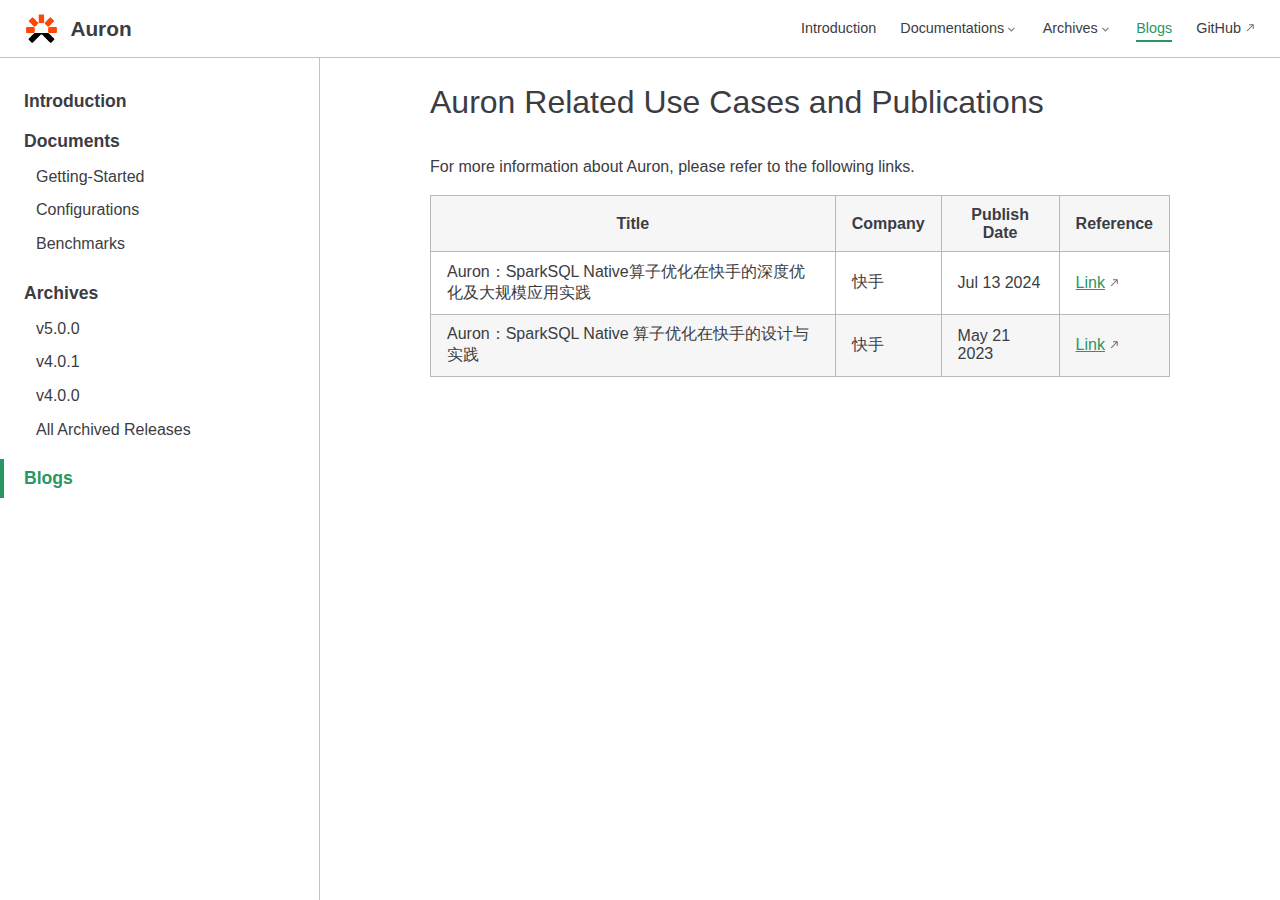
<file: references.html>
<!doctype html>
<html lang="en-US">
  <head>
    <meta charset="utf-8" />
    <meta name="viewport" content="width=device-width,initial-scale=1" />
    <meta name="generator" content="VuePress 2.0.0-rc.18" />
    <style>
      :root {
        --vp-c-bg: #fff;
      }

      [data-theme='dark'] {
        --vp-c-bg: #1b1b1f;
      }

      html,
      body {
        background-color: var(--vp-c-bg);
      }
    </style>
    <script>
      const userMode = localStorage.getItem('vuepress-color-scheme')
      const systemDarkMode =
        'matchMedia' in window
          ? window.matchMedia('(prefers-color-scheme: dark)').matches
          : false

      if (userMode === 'light') {
        document.documentElement.dataset.theme = 'light'
      } else if (userMode === 'dark' || systemDarkMode) {
        document.documentElement.dataset.theme = 'dark'
      }
    </script>
    <link rel="icon" type="image/png" href="/logo-mini.png"><title>Auron Related Use Cases and Publications | Auron</title><meta name="description" content="">
    <link rel="preload" href="/assets/style-BZCTVm3i.css" as="style"><link rel="stylesheet" href="/assets/style-BZCTVm3i.css">
    <link rel="modulepreload" href="/assets/app-BGsTk-qS.js"><link rel="modulepreload" href="/assets/references.html-Im2PlIFe.js">
    <link rel="prefetch" href="/assets/index.html-CtDnFcmp.js" as="script"><link rel="prefetch" href="/assets/introduction.html-Dc5p1a61.js" as="script"><link rel="prefetch" href="/assets/index.html-DCxNa7tn.js" as="script"><link rel="prefetch" href="/assets/all-releases.html-DyVjXZ72.js" as="script"><link rel="prefetch" href="/assets/v4.0.0.html-BQTyAm8X.js" as="script"><link rel="prefetch" href="/assets/v4.0.1.html-DJvJywKM.js" as="script"><link rel="prefetch" href="/assets/v5.0.0.html-CcnIV3cX.js" as="script"><link rel="prefetch" href="/assets/benchmarks.html-Wtsxd6ID.js" as="script"><link rel="prefetch" href="/assets/configuration.html-BM0e64Nr.js" as="script"><link rel="prefetch" href="/assets/getting-started.html-BuEoxBM2.js" as="script"><link rel="prefetch" href="/assets/404.html-SIBkLGlf.js" as="script"><link rel="prefetch" href="/assets/BenchmarkChart-C4Cgg3Hw.js" as="script"><link rel="prefetch" href="/assets/GitHubBadge-BHNrRTn2.js" as="script">
  </head>
  <body>
    <div id="app"><!--[--><div class="vp-theme-container external-link-icon" vp-container><!--[--><header class="vp-navbar" vp-navbar><div class="vp-toggle-sidebar-button" title="toggle sidebar" aria-expanded="false" role="button" tabindex="0"><div class="icon" aria-hidden="true"><span></span><span></span><span></span></div></div><span><a class="route-link" href="/"><img class="vp-site-logo" src="/logo-mini.png" alt="Auron"><span class="vp-site-name vp-hide-mobile" aria-hidden="true">Auron</span></a></span><div class="vp-navbar-items-wrapper" style=""><!--[--><!--]--><nav class="vp-navbar-items vp-hide-mobile" aria-label="site navigation"><!--[--><div class="vp-navbar-item"><a class="route-link auto-link" href="/introduction.html" aria-label="Introduction"><!---->Introduction<!----></a></div><div class="vp-navbar-item"><div class="vp-navbar-dropdown-wrapper"><button class="vp-navbar-dropdown-title" type="button" aria-label="Documentations"><span class="title">Documentations</span><span class="arrow down"></span></button><button class="vp-navbar-dropdown-title-mobile" type="button" aria-label="Documentations"><span class="title">Documentations</span><span class="right arrow"></span></button><ul style="display:none;" class="vp-navbar-dropdown"><!--[--><li class="vp-navbar-dropdown-item"><a class="route-link auto-link" href="/documents/getting-started.html" aria-label="Getting Started"><!---->Getting Started<!----></a></li><li class="vp-navbar-dropdown-item"><a class="route-link auto-link" href="/documents/configuration.html" aria-label="Configuration"><!---->Configuration<!----></a></li><li class="vp-navbar-dropdown-item"><a class="route-link auto-link" href="/documents/benchmarks.html" aria-label="Benchmarks"><!---->Benchmarks<!----></a></li><!--]--></ul></div></div><div class="vp-navbar-item"><div class="vp-navbar-dropdown-wrapper"><button class="vp-navbar-dropdown-title" type="button" aria-label="Archives"><span class="title">Archives</span><span class="arrow down"></span></button><button class="vp-navbar-dropdown-title-mobile" type="button" aria-label="Archives"><span class="title">Archives</span><span class="right arrow"></span></button><ul style="display:none;" class="vp-navbar-dropdown"><!--[--><li class="vp-navbar-dropdown-item"><a class="route-link auto-link" href="/archives/v5.0.0.html" aria-label="v5.0.0"><!---->v5.0.0<!----></a></li><li class="vp-navbar-dropdown-item"><a class="route-link auto-link" href="/archives/v4.0.1.html" aria-label="v4.0.1"><!---->v4.0.1<!----></a></li><li class="vp-navbar-dropdown-item"><a class="route-link auto-link" href="/archives/v4.0.0.html" aria-label="v4.0.0"><!---->v4.0.0<!----></a></li><li class="vp-navbar-dropdown-item"><a class="route-link auto-link" href="/archives/all-releases.html" aria-label="All Archived Releases"><!---->All Archived Releases<!----></a></li><!--]--></ul></div></div><div class="vp-navbar-item"><a class="route-link route-link-active auto-link" href="/references.html" aria-label="Blogs"><!---->Blogs<!----></a></div><div class="vp-navbar-item"><a class="auto-link external-link" href="https://github.com/kwai/blaze" aria-label="GitHub" rel="noopener noreferrer" target="_blank"><!---->GitHub<!----></a></div><!--]--></nav><!--[--><!--]--><!----><!----></div></header><!--]--><div class="vp-sidebar-mask"></div><!--[--><aside class="vp-sidebar" vp-sidebar><nav class="vp-navbar-items" aria-label="site navigation"><!--[--><div class="vp-navbar-item"><a class="route-link auto-link" href="/introduction.html" aria-label="Introduction"><!---->Introduction<!----></a></div><div class="vp-navbar-item"><div class="vp-navbar-dropdown-wrapper"><button class="vp-navbar-dropdown-title" type="button" aria-label="Documentations"><span class="title">Documentations</span><span class="arrow down"></span></button><button class="vp-navbar-dropdown-title-mobile" type="button" aria-label="Documentations"><span class="title">Documentations</span><span class="right arrow"></span></button><ul style="display:none;" class="vp-navbar-dropdown"><!--[--><li class="vp-navbar-dropdown-item"><a class="route-link auto-link" href="/documents/getting-started.html" aria-label="Getting Started"><!---->Getting Started<!----></a></li><li class="vp-navbar-dropdown-item"><a class="route-link auto-link" href="/documents/configuration.html" aria-label="Configuration"><!---->Configuration<!----></a></li><li class="vp-navbar-dropdown-item"><a class="route-link auto-link" href="/documents/benchmarks.html" aria-label="Benchmarks"><!---->Benchmarks<!----></a></li><!--]--></ul></div></div><div class="vp-navbar-item"><div class="vp-navbar-dropdown-wrapper"><button class="vp-navbar-dropdown-title" type="button" aria-label="Archives"><span class="title">Archives</span><span class="arrow down"></span></button><button class="vp-navbar-dropdown-title-mobile" type="button" aria-label="Archives"><span class="title">Archives</span><span class="right arrow"></span></button><ul style="display:none;" class="vp-navbar-dropdown"><!--[--><li class="vp-navbar-dropdown-item"><a class="route-link auto-link" href="/archives/v5.0.0.html" aria-label="v5.0.0"><!---->v5.0.0<!----></a></li><li class="vp-navbar-dropdown-item"><a class="route-link auto-link" href="/archives/v4.0.1.html" aria-label="v4.0.1"><!---->v4.0.1<!----></a></li><li class="vp-navbar-dropdown-item"><a class="route-link auto-link" href="/archives/v4.0.0.html" aria-label="v4.0.0"><!---->v4.0.0<!----></a></li><li class="vp-navbar-dropdown-item"><a class="route-link auto-link" href="/archives/all-releases.html" aria-label="All Archived Releases"><!---->All Archived Releases<!----></a></li><!--]--></ul></div></div><div class="vp-navbar-item"><a class="route-link route-link-active auto-link" href="/references.html" aria-label="Blogs"><!---->Blogs<!----></a></div><div class="vp-navbar-item"><a class="auto-link external-link" href="https://github.com/kwai/blaze" aria-label="GitHub" rel="noopener noreferrer" target="_blank"><!---->GitHub<!----></a></div><!--]--></nav><!--[--><!--]--><ul class="vp-sidebar-items"><!--[--><li><a class="route-link auto-link vp-sidebar-item vp-sidebar-heading" href="/introduction.html" aria-label="Introduction"><!---->Introduction<!----></a><!----></li><li><p tabindex="0" class="vp-sidebar-item vp-sidebar-heading">Documents <!----></p><ul style="" class="vp-sidebar-children"><!--[--><li><a class="route-link auto-link vp-sidebar-item" href="/documents/getting-started.html" aria-label="Getting-Started"><!---->Getting-Started<!----></a><!----></li><li><a class="route-link auto-link vp-sidebar-item" href="/documents/configuration.html" aria-label="Configurations"><!---->Configurations<!----></a><!----></li><li><a class="route-link auto-link vp-sidebar-item" href="/documents/benchmarks.html" aria-label="Benchmarks"><!---->Benchmarks<!----></a><!----></li><!--]--></ul></li><li><p tabindex="0" class="vp-sidebar-item vp-sidebar-heading">Archives <!----></p><ul style="" class="vp-sidebar-children"><!--[--><li><a class="route-link auto-link vp-sidebar-item" href="/archives/v5.0.0.html" aria-label="v5.0.0"><!---->v5.0.0<!----></a><!----></li><li><a class="route-link auto-link vp-sidebar-item" href="/archives/v4.0.1.html" aria-label="v4.0.1"><!---->v4.0.1<!----></a><!----></li><li><a class="route-link auto-link vp-sidebar-item" href="/archives/v4.0.0.html" aria-label="v4.0.0"><!---->v4.0.0<!----></a><!----></li><li><a class="route-link auto-link vp-sidebar-item" href="/archives/all-releases.html" aria-label="All Archived Releases"><!---->All Archived Releases<!----></a><!----></li><!--]--></ul></li><li><a class="route-link route-link-active auto-link vp-sidebar-item vp-sidebar-heading active" href="/references.html" aria-label="Blogs"><!---->Blogs<!----></a><!----></li><!--]--></ul><!--[--><!--]--></aside><!--]--><!--[--><main class="vp-page"><!--[--><!--]--><div class="theme-default-content" vp-content><!--[--><!--]--><div><h1 id="auron-related-use-cases-and-publications" tabindex="-1"><a class="header-anchor" href="#auron-related-use-cases-and-publications"><span>Auron Related Use Cases and Publications</span></a></h1><p>For more information about Auron, please refer to the following links.</p><table class="my-table"><tr><th>Title</th><th>Company</th><th>Publish Date</th><th>Reference</th></tr><tr><td>Auron：SparkSQL Native算子优化在快手的深度优化及大规模应用实践</td><td>快手</td><td>Jul 13 2024 </td><td><a href="https://mp.weixin.qq.com/s/ne5FCgFDK29BWbLHjm0ZqA" target="_blank">Link</a></td></tr><tr><td>Auron：SparkSQL Native 算子优化在快手的设计与实践</td><td>快手</td><td>May 21 2023 </td><td><a href="https://mp.weixin.qq.com/s/za1qOTIDiEmc7PXY8rcKvA" target="_blank">Link</a></td></tr></table></div><!--[--><!--]--></div><footer class="vp-page-meta"><!----><div class="vp-meta-item git-info"><!----><!----></div></footer><!----><!--[--><!--]--></main><!--]--></div><!--[--><!----><!--]--><!--]--></div>
    <script type="module" src="/assets/app-BGsTk-qS.js" defer></script>
  </body>
</html>
</file>
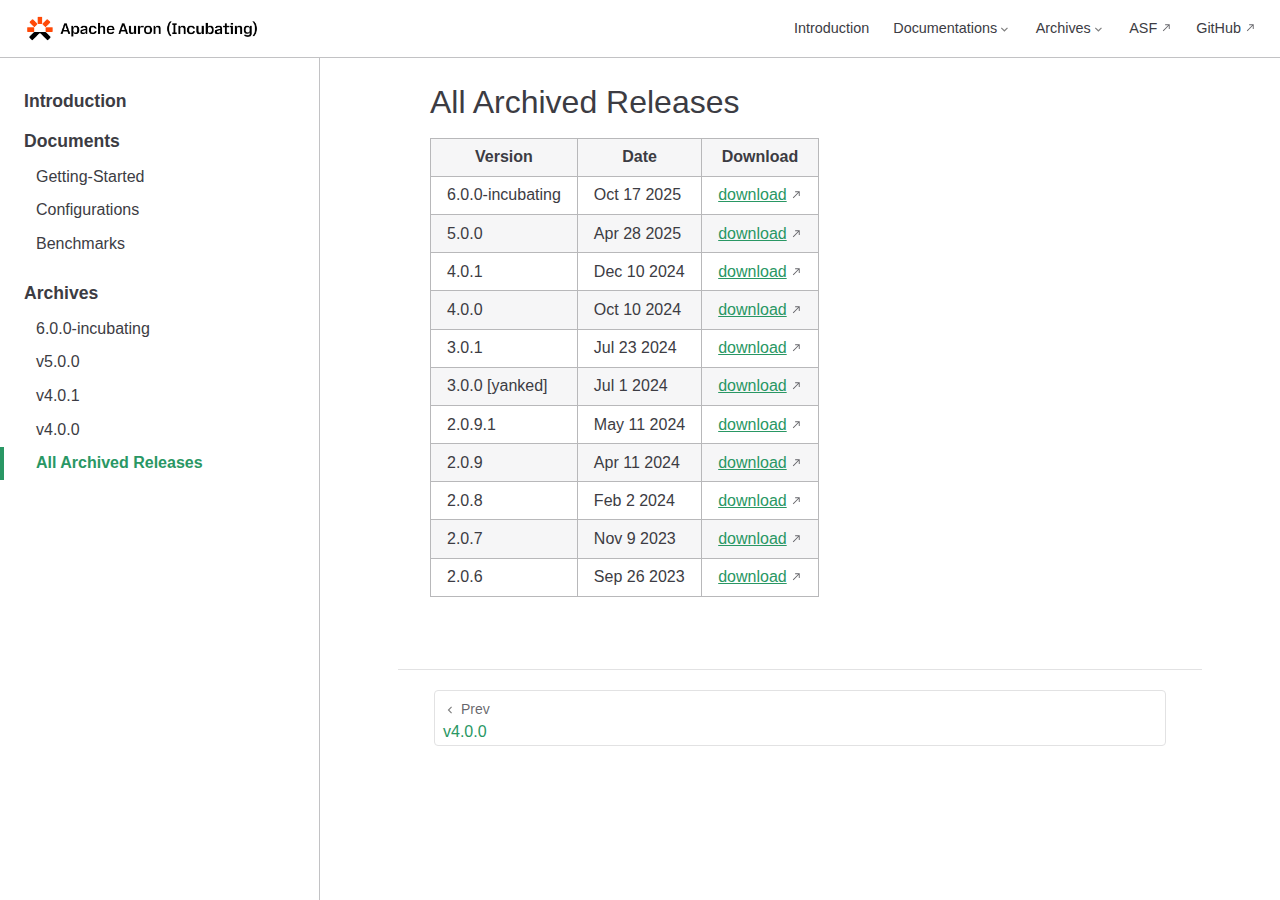
<file: archives/all-releases.html>
<!doctype html>
<html lang="en-US">
  <head>
    <meta charset="utf-8" />
    <meta name="viewport" content="width=device-width,initial-scale=1" />
    <meta name="generator" content="VuePress 2.0.0-rc.18" />
    <style>
      :root {
        --vp-c-bg: #fff;
      }

      [data-theme='dark'] {
        --vp-c-bg: #1b1b1f;
      }

      html,
      body {
        background-color: var(--vp-c-bg);
      }
    </style>
    <script>
      const userMode = localStorage.getItem('vuepress-color-scheme')
      const systemDarkMode =
        'matchMedia' in window
          ? window.matchMedia('(prefers-color-scheme: dark)').matches
          : false

      if (userMode === 'light') {
        document.documentElement.dataset.theme = 'light'
      } else if (userMode === 'dark' || systemDarkMode) {
        document.documentElement.dataset.theme = 'dark'
      }
    </script>
    <title>All Archived Releases</title><meta name="description" content="">
    <link rel="preload" href="/assets/style-Ckn-YEuY.css" as="style"><link rel="stylesheet" href="/assets/style-Ckn-YEuY.css">
    <link rel="modulepreload" href="/assets/app-ARnAJjmQ.js"><link rel="modulepreload" href="/assets/all-releases.html-C5BntzLP.js">
    <link rel="prefetch" href="/assets/index.html-DLT3_78m.js" as="script"><link rel="prefetch" href="/assets/introduction.html-BOW9jLXi.js" as="script"><link rel="prefetch" href="/assets/v4.0.0.html-G8mfq3B6.js" as="script"><link rel="prefetch" href="/assets/v4.0.1.html-Bep_83Oq.js" as="script"><link rel="prefetch" href="/assets/v5.0.0.html-BqOFao9f.js" as="script"><link rel="prefetch" href="/assets/v6.0.0-incubating.html-BsEnkuPQ.js" as="script"><link rel="prefetch" href="/assets/benchmarks.html-DwDJBT2A.js" as="script"><link rel="prefetch" href="/assets/configuration.html-Co1vPqQa.js" as="script"><link rel="prefetch" href="/assets/getting-started.html-SQD7isB8.js" as="script"><link rel="prefetch" href="/assets/404.html-DU4XfzkX.js" as="script"><link rel="prefetch" href="/assets/BenchmarkChart-MzFvwSpH.js" as="script"><link rel="prefetch" href="/assets/Footer-CTOPXYXp.js" as="script"><link rel="prefetch" href="/assets/GitHubBadge-Cvd3K9PB.js" as="script"><link rel="prefetch" href="/assets/Head-C6axobzz.js" as="script">
  </head>
  <body>
    <div id="app"><!--[--><div class="vp-theme-container external-link-icon" vp-container><!--[--><header class="vp-navbar" vp-navbar><div class="vp-toggle-sidebar-button" title="toggle sidebar" aria-expanded="false" role="button" tabindex="0"><div class="icon" aria-hidden="true"><span></span><span></span><span></span></div></div><span><a class="route-link" href="/"><img class="vp-site-logo" src="/auron-incubating-banner.png" alt><!----></a></span><div class="vp-navbar-items-wrapper" style=""><!--[--><!--]--><nav class="vp-navbar-items vp-hide-mobile" aria-label="site navigation"><!--[--><div class="vp-navbar-item"><a class="route-link auto-link" href="/introduction.html" aria-label="Introduction"><!---->Introduction<!----></a></div><div class="vp-navbar-item"><div class="vp-navbar-dropdown-wrapper"><button class="vp-navbar-dropdown-title" type="button" aria-label="Documentations"><span class="title">Documentations</span><span class="arrow down"></span></button><button class="vp-navbar-dropdown-title-mobile" type="button" aria-label="Documentations"><span class="title">Documentations</span><span class="right arrow"></span></button><ul style="display:none;" class="vp-navbar-dropdown"><!--[--><li class="vp-navbar-dropdown-item"><a class="route-link auto-link" href="/documents/getting-started.html" aria-label="Getting Started"><!---->Getting Started<!----></a></li><li class="vp-navbar-dropdown-item"><a class="route-link auto-link" href="/documents/configuration.html" aria-label="Configuration"><!---->Configuration<!----></a></li><li class="vp-navbar-dropdown-item"><a class="route-link auto-link" href="/documents/benchmarks.html" aria-label="Benchmarks"><!---->Benchmarks<!----></a></li><!--]--></ul></div></div><div class="vp-navbar-item"><div class="vp-navbar-dropdown-wrapper"><button class="vp-navbar-dropdown-title" type="button" aria-label="Archives"><span class="title">Archives</span><span class="arrow down"></span></button><button class="vp-navbar-dropdown-title-mobile" type="button" aria-label="Archives"><span class="title">Archives</span><span class="right arrow"></span></button><ul style="display:none;" class="vp-navbar-dropdown"><!--[--><li class="vp-navbar-dropdown-item"><a class="route-link auto-link" href="/archives/v6.0.0-incubating.html" aria-label="v6.0.0-incubating"><!---->v6.0.0-incubating<!----></a></li><li class="vp-navbar-dropdown-item"><a class="route-link auto-link" href="/archives/v5.0.0.html" aria-label="v5.0.0"><!---->v5.0.0<!----></a></li><li class="vp-navbar-dropdown-item"><a class="route-link auto-link" href="/archives/v4.0.1.html" aria-label="v4.0.1"><!---->v4.0.1<!----></a></li><li class="vp-navbar-dropdown-item"><a class="route-link auto-link" href="/archives/v4.0.0.html" aria-label="v4.0.0"><!---->v4.0.0<!----></a></li><li class="vp-navbar-dropdown-item"><a class="route-link route-link-active auto-link" href="/archives/all-releases.html" aria-label="All Archived Releases"><!---->All Archived Releases<!----></a></li><!--]--></ul></div></div><div class="vp-navbar-item"><a class="auto-link external-link" href="https://www.apache.org/" aria-label="ASF" rel="noopener noreferrer" target="_blank"><!---->ASF<!----></a></div><div class="vp-navbar-item"><a class="auto-link external-link" href="https://github.com/apache/auron" aria-label="GitHub" rel="noopener noreferrer" target="_blank"><!---->GitHub<!----></a></div><!--]--></nav><!--[--><!--]--><!----><!----></div></header><!--]--><div class="vp-sidebar-mask"></div><!--[--><aside class="vp-sidebar" vp-sidebar><nav class="vp-navbar-items" aria-label="site navigation"><!--[--><div class="vp-navbar-item"><a class="route-link auto-link" href="/introduction.html" aria-label="Introduction"><!---->Introduction<!----></a></div><div class="vp-navbar-item"><div class="vp-navbar-dropdown-wrapper"><button class="vp-navbar-dropdown-title" type="button" aria-label="Documentations"><span class="title">Documentations</span><span class="arrow down"></span></button><button class="vp-navbar-dropdown-title-mobile" type="button" aria-label="Documentations"><span class="title">Documentations</span><span class="right arrow"></span></button><ul style="display:none;" class="vp-navbar-dropdown"><!--[--><li class="vp-navbar-dropdown-item"><a class="route-link auto-link" href="/documents/getting-started.html" aria-label="Getting Started"><!---->Getting Started<!----></a></li><li class="vp-navbar-dropdown-item"><a class="route-link auto-link" href="/documents/configuration.html" aria-label="Configuration"><!---->Configuration<!----></a></li><li class="vp-navbar-dropdown-item"><a class="route-link auto-link" href="/documents/benchmarks.html" aria-label="Benchmarks"><!---->Benchmarks<!----></a></li><!--]--></ul></div></div><div class="vp-navbar-item"><div class="vp-navbar-dropdown-wrapper"><button class="vp-navbar-dropdown-title" type="button" aria-label="Archives"><span class="title">Archives</span><span class="arrow down"></span></button><button class="vp-navbar-dropdown-title-mobile" type="button" aria-label="Archives"><span class="title">Archives</span><span class="right arrow"></span></button><ul style="display:none;" class="vp-navbar-dropdown"><!--[--><li class="vp-navbar-dropdown-item"><a class="route-link auto-link" href="/archives/v6.0.0-incubating.html" aria-label="v6.0.0-incubating"><!---->v6.0.0-incubating<!----></a></li><li class="vp-navbar-dropdown-item"><a class="route-link auto-link" href="/archives/v5.0.0.html" aria-label="v5.0.0"><!---->v5.0.0<!----></a></li><li class="vp-navbar-dropdown-item"><a class="route-link auto-link" href="/archives/v4.0.1.html" aria-label="v4.0.1"><!---->v4.0.1<!----></a></li><li class="vp-navbar-dropdown-item"><a class="route-link auto-link" href="/archives/v4.0.0.html" aria-label="v4.0.0"><!---->v4.0.0<!----></a></li><li class="vp-navbar-dropdown-item"><a class="route-link route-link-active auto-link" href="/archives/all-releases.html" aria-label="All Archived Releases"><!---->All Archived Releases<!----></a></li><!--]--></ul></div></div><div class="vp-navbar-item"><a class="auto-link external-link" href="https://www.apache.org/" aria-label="ASF" rel="noopener noreferrer" target="_blank"><!---->ASF<!----></a></div><div class="vp-navbar-item"><a class="auto-link external-link" href="https://github.com/apache/auron" aria-label="GitHub" rel="noopener noreferrer" target="_blank"><!---->GitHub<!----></a></div><!--]--></nav><!--[--><!--]--><ul class="vp-sidebar-items"><!--[--><li><a class="route-link auto-link vp-sidebar-item vp-sidebar-heading" href="/introduction.html" aria-label="Introduction"><!---->Introduction<!----></a><!----></li><li><p tabindex="0" class="vp-sidebar-item vp-sidebar-heading">Documents <!----></p><ul style="" class="vp-sidebar-children"><!--[--><li><a class="route-link auto-link vp-sidebar-item" href="/documents/getting-started.html" aria-label="Getting-Started"><!---->Getting-Started<!----></a><!----></li><li><a class="route-link auto-link vp-sidebar-item" href="/documents/configuration.html" aria-label="Configurations"><!---->Configurations<!----></a><!----></li><li><a class="route-link auto-link vp-sidebar-item" href="/documents/benchmarks.html" aria-label="Benchmarks"><!---->Benchmarks<!----></a><!----></li><!--]--></ul></li><li><p tabindex="0" class="vp-sidebar-item vp-sidebar-heading active">Archives <!----></p><ul style="" class="vp-sidebar-children"><!--[--><li><a class="route-link auto-link vp-sidebar-item" href="/archives/v6.0.0-incubating.html" aria-label="6.0.0-incubating"><!---->6.0.0-incubating<!----></a><!----></li><li><a class="route-link auto-link vp-sidebar-item" href="/archives/v5.0.0.html" aria-label="v5.0.0"><!---->v5.0.0<!----></a><!----></li><li><a class="route-link auto-link vp-sidebar-item" href="/archives/v4.0.1.html" aria-label="v4.0.1"><!---->v4.0.1<!----></a><!----></li><li><a class="route-link auto-link vp-sidebar-item" href="/archives/v4.0.0.html" aria-label="v4.0.0"><!---->v4.0.0<!----></a><!----></li><li><a class="route-link route-link-active auto-link vp-sidebar-item active" href="/archives/all-releases.html" aria-label="All Archived Releases"><!---->All Archived Releases<!----></a><!----></li><!--]--></ul></li><!--]--></ul><!--[--><!--]--></aside><!--]--><!--[--><main class="vp-page"><!--[--><!--]--><div class="theme-default-content" vp-content><!--[--><!--]--><div><h1 id="all-archived-releases" tabindex="-1"><a class="header-anchor" href="#all-archived-releases"><span>All Archived Releases</span></a></h1><table class="my-table2"><tr><th>Version</th><th>Date</th><th>Download</th></tr><tr><td>6.0.0-incubating</td><td>Oct 17 2025</td><td><a href="https://github.com/apache/auron/releases/tag/v6.0.0-incubating" target="_blank">download</a></td></tr><tr><td>5.0.0</td><td>Apr 28 2025</td><td><a href="https://github.com/apache/auron/releases/tag/v5.0.0" target="_blank">download</a></td></tr><tr><td>4.0.1</td><td>Dec 10 2024</td><td><a href="https://github.com/apache/auron/releases/tag/v4.0.1" target="_blank">download</a></td></tr><tr><td>4.0.0</td><td>Oct 10 2024</td><td><a href="https://github.com/apache/auron/releases/tag/v4.0.0" target="_blank">download</a></td></tr><tr><td>3.0.1</td><td>Jul 23 2024</td><td><a href="https://github.com/apache/auron/releases/tag/v3.0.1" target="_blank">download</a></td></tr><tr><td>3.0.0 [yanked]</td><td>Jul 1 2024</td><td><a href="https://github.com/apache/auron/releases/tag/v3.0.0" target="_blank">download</a></td></tr><tr><td>2.0.9.1</td><td>May 11 2024</td><td><a href="https://github.com/apache/auron/releases/tag/v2.0.9.1" target="_blank">download</a></td></tr><tr><td>2.0.9</td><td>Apr 11 2024</td><td><a href="https://github.com/apache/auron/releases/tag/v2.0.9" target="_blank">download</a></td></tr><tr><td>2.0.8</td><td>Feb 2 2024</td><td><a href="https://github.com/apache/auron/releases/tag/v2.0.8" target="_blank">download</a></td></tr><tr><td>2.0.7</td><td>Nov 9 2023</td><td><a href="https://github.com/apache/auron/releases/tag/v2.0.7" target="_blank">download</a></td></tr><tr><td>2.0.6</td><td>Sep 26 2023</td><td><a href="https://github.com/apache/auron/releases/tag/v2.0.6" target="_blank">download</a></td></tr></table></div><!--[--><!--]--></div><footer class="vp-page-meta"><!----><div class="vp-meta-item git-info"><!----><!----></div></footer><nav class="vp-page-nav" aria-label="page navigation"><a class="route-link auto-link prev" href="/archives/v4.0.0.html" aria-label="v4.0.0"><div class="hint"><span class="arrow left"></span> Prev</div><div class="link"><span>v4.0.0</span></div></a><!----></nav><!--[--><!--]--></main><!--]--></div><!--[--><!----><!--]--><!--]--></div>
    <script type="module" src="/assets/app-ARnAJjmQ.js" defer></script>
  </body>
</html>
</file>
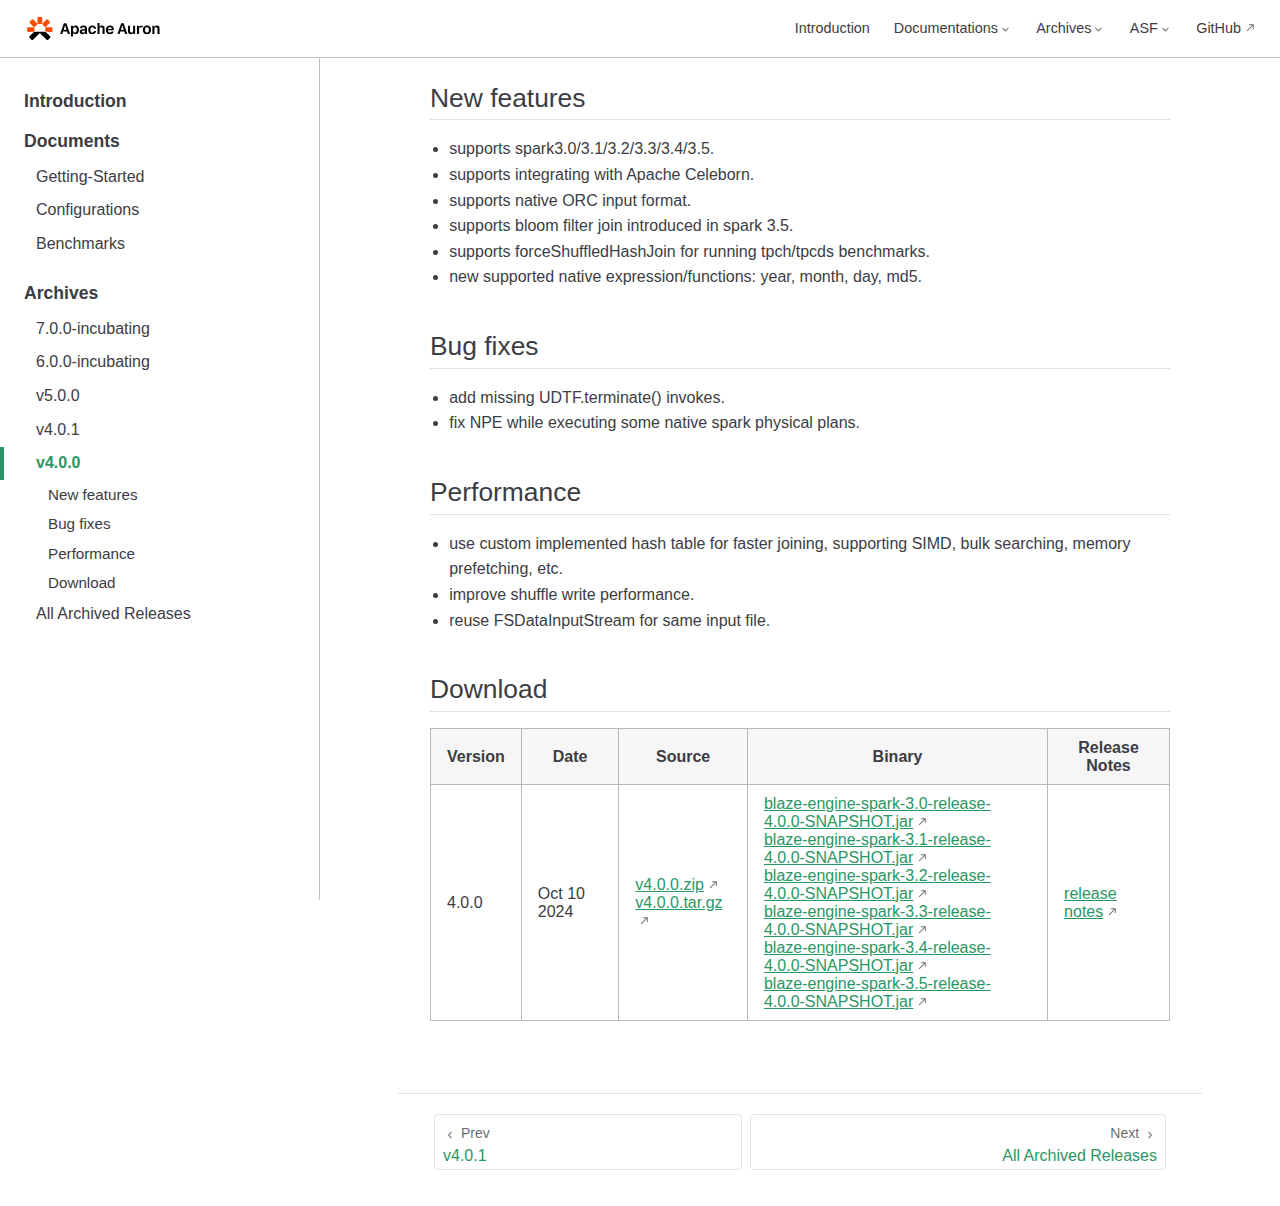
<file: archives/v4.0.0.html>
<!doctype html>
<html lang="en-US">
  <head>
    <meta charset="utf-8" />
    <meta name="viewport" content="width=device-width,initial-scale=1" />
    <meta name="generator" content="VuePress 2.0.0-rc.18" />
    <style>
      :root {
        --vp-c-bg: #fff;
      }

      [data-theme='dark'] {
        --vp-c-bg: #1b1b1f;
      }

      html,
      body {
        background-color: var(--vp-c-bg);
      }
    </style>
    <script>
      const userMode = localStorage.getItem('vuepress-color-scheme')
      const systemDarkMode =
        'matchMedia' in window
          ? window.matchMedia('(prefers-color-scheme: dark)').matches
          : false

      if (userMode === 'light') {
        document.documentElement.dataset.theme = 'light'
      } else if (userMode === 'dark' || systemDarkMode) {
        document.documentElement.dataset.theme = 'dark'
      }
    </script>
    <title>v4.0.0</title><meta name="description" content="">
    <link rel="preload" href="/assets/style-DD-xIKzv.css" as="style"><link rel="stylesheet" href="/assets/style-DD-xIKzv.css">
    <link rel="modulepreload" href="/assets/app-DwUTni6s.js"><link rel="modulepreload" href="/assets/v4.0.0.html-BG9fW7nX.js">
    <link rel="prefetch" href="/assets/index.html-0LvTRiLJ.js" as="script"><link rel="prefetch" href="/assets/introduction.html-NZ1ZIAY_.js" as="script"><link rel="prefetch" href="/assets/all-releases.html-CVfNzLQz.js" as="script"><link rel="prefetch" href="/assets/v4.0.1.html-C_p7img_.js" as="script"><link rel="prefetch" href="/assets/v5.0.0.html-DV7mJJcf.js" as="script"><link rel="prefetch" href="/assets/v6.0.0-incubating.html-Be-QBOxd.js" as="script"><link rel="prefetch" href="/assets/v7.0.0-incubating.html-BFNc78d3.js" as="script"><link rel="prefetch" href="/assets/benchmarks.html-CEx1i51h.js" as="script"><link rel="prefetch" href="/assets/configuration.html-CGnXkiFP.js" as="script"><link rel="prefetch" href="/assets/getting-started.html-rX8Py8Ux.js" as="script"><link rel="prefetch" href="/assets/404.html-B3eZThQY.js" as="script"><link rel="prefetch" href="/assets/BenchmarkChart-D9LhgxDY.js" as="script"><link rel="prefetch" href="/assets/Footer-BlJL2Mde.js" as="script"><link rel="prefetch" href="/assets/GitHubBadge-CsnYUTun.js" as="script"><link rel="prefetch" href="/assets/Head-Bj5ewqDx.js" as="script">
  </head>
  <body>
    <div id="app"><!--[--><div class="vp-theme-container external-link-icon" vp-container><!--[--><header class="vp-navbar" vp-navbar><div class="vp-toggle-sidebar-button" title="toggle sidebar" aria-expanded="false" role="button" tabindex="0"><div class="icon" aria-hidden="true"><span></span><span></span><span></span></div></div><span><a class="route-link" href="/"><img class="vp-site-logo" src="/auron.svg" alt><!----></a></span><div class="vp-navbar-items-wrapper" style=""><!--[--><!--]--><nav class="vp-navbar-items vp-hide-mobile" aria-label="site navigation"><!--[--><div class="vp-navbar-item"><a class="route-link auto-link" href="/introduction.html" aria-label="Introduction"><!---->Introduction<!----></a></div><div class="vp-navbar-item"><div class="vp-navbar-dropdown-wrapper"><button class="vp-navbar-dropdown-title" type="button" aria-label="Documentations"><span class="title">Documentations</span><span class="arrow down"></span></button><button class="vp-navbar-dropdown-title-mobile" type="button" aria-label="Documentations"><span class="title">Documentations</span><span class="right arrow"></span></button><ul class="vp-navbar-dropdown" style="display:none;"><!--[--><li class="vp-navbar-dropdown-item"><a class="route-link auto-link" href="/documents/getting-started.html" aria-label="Getting Started"><!---->Getting Started<!----></a></li><li class="vp-navbar-dropdown-item"><a class="route-link auto-link" href="/documents/configuration.html" aria-label="Configuration"><!---->Configuration<!----></a></li><li class="vp-navbar-dropdown-item"><a class="route-link auto-link" href="/documents/benchmarks.html" aria-label="Benchmarks"><!---->Benchmarks<!----></a></li><!--]--></ul></div></div><div class="vp-navbar-item"><div class="vp-navbar-dropdown-wrapper"><button class="vp-navbar-dropdown-title" type="button" aria-label="Archives"><span class="title">Archives</span><span class="arrow down"></span></button><button class="vp-navbar-dropdown-title-mobile" type="button" aria-label="Archives"><span class="title">Archives</span><span class="right arrow"></span></button><ul class="vp-navbar-dropdown" style="display:none;"><!--[--><li class="vp-navbar-dropdown-item"><a class="route-link auto-link" href="/archives/v7.0.0-incubating.html" aria-label="v7.0.0-incubating"><!---->v7.0.0-incubating<!----></a></li><li class="vp-navbar-dropdown-item"><a class="route-link auto-link" href="/archives/v6.0.0-incubating.html" aria-label="v6.0.0-incubating"><!---->v6.0.0-incubating<!----></a></li><li class="vp-navbar-dropdown-item"><a class="route-link auto-link" href="/archives/v5.0.0.html" aria-label="v5.0.0"><!---->v5.0.0<!----></a></li><li class="vp-navbar-dropdown-item"><a class="route-link auto-link" href="/archives/v4.0.1.html" aria-label="v4.0.1"><!---->v4.0.1<!----></a></li><li class="vp-navbar-dropdown-item"><a class="route-link route-link-active auto-link" href="/archives/v4.0.0.html" aria-label="v4.0.0"><!---->v4.0.0<!----></a></li><li class="vp-navbar-dropdown-item"><a class="route-link auto-link" href="/archives/all-releases.html" aria-label="All Archived Releases"><!---->All Archived Releases<!----></a></li><!--]--></ul></div></div><div class="vp-navbar-item"><div class="vp-navbar-dropdown-wrapper"><button class="vp-navbar-dropdown-title" type="button" aria-label="ASF"><span class="title">ASF</span><span class="arrow down"></span></button><button class="vp-navbar-dropdown-title-mobile" type="button" aria-label="ASF"><span class="title">ASF</span><span class="right arrow"></span></button><ul class="vp-navbar-dropdown" style="display:none;"><!--[--><li class="vp-navbar-dropdown-item"><a class="auto-link external-link" href="https://www.apache.org/licenses/" aria-label="License" rel="noopener noreferrer" target="_blank"><!---->License<!----></a></li><li class="vp-navbar-dropdown-item"><a class="auto-link external-link" href="https://www.apache.org/security/" aria-label="Security" rel="noopener noreferrer" target="_blank"><!---->Security<!----></a></li><li class="vp-navbar-dropdown-item"><a class="auto-link external-link" href="https://privacy.apache.org/policies/privacy-policy-public.html" aria-label="Privacy" rel="noopener noreferrer" target="_blank"><!---->Privacy<!----></a></li><li class="vp-navbar-dropdown-item"><a class="auto-link external-link" href="https://www.apache.org/foundation/thanks.html" aria-label="Thanks" rel="noopener noreferrer" target="_blank"><!---->Thanks<!----></a></li><li class="vp-navbar-dropdown-item"><a class="auto-link external-link" href="https://www.apache.org/foundation/sponsorship.html" aria-label="Sponsorship" rel="noopener noreferrer" target="_blank"><!---->Sponsorship<!----></a></li><li class="vp-navbar-dropdown-item"><a class="auto-link external-link" href="https://events.apache.org/" aria-label="Events" rel="noopener noreferrer" target="_blank"><!---->Events<!----></a></li><li class="vp-navbar-dropdown-item"><a class="auto-link external-link" href="https://www.apache.org/" aria-label="Foundation" rel="noopener noreferrer" target="_blank"><!---->Foundation<!----></a></li><!--]--></ul></div></div><div class="vp-navbar-item"><a class="auto-link external-link" href="https://github.com/apache/auron" aria-label="GitHub" rel="noopener noreferrer" target="_blank"><!---->GitHub<!----></a></div><!--]--></nav><!--[--><!--]--><!----><!----></div></header><!--]--><div class="vp-sidebar-mask"></div><!--[--><aside class="vp-sidebar" vp-sidebar><nav class="vp-navbar-items" aria-label="site navigation"><!--[--><div class="vp-navbar-item"><a class="route-link auto-link" href="/introduction.html" aria-label="Introduction"><!---->Introduction<!----></a></div><div class="vp-navbar-item"><div class="vp-navbar-dropdown-wrapper"><button class="vp-navbar-dropdown-title" type="button" aria-label="Documentations"><span class="title">Documentations</span><span class="arrow down"></span></button><button class="vp-navbar-dropdown-title-mobile" type="button" aria-label="Documentations"><span class="title">Documentations</span><span class="right arrow"></span></button><ul class="vp-navbar-dropdown" style="display:none;"><!--[--><li class="vp-navbar-dropdown-item"><a class="route-link auto-link" href="/documents/getting-started.html" aria-label="Getting Started"><!---->Getting Started<!----></a></li><li class="vp-navbar-dropdown-item"><a class="route-link auto-link" href="/documents/configuration.html" aria-label="Configuration"><!---->Configuration<!----></a></li><li class="vp-navbar-dropdown-item"><a class="route-link auto-link" href="/documents/benchmarks.html" aria-label="Benchmarks"><!---->Benchmarks<!----></a></li><!--]--></ul></div></div><div class="vp-navbar-item"><div class="vp-navbar-dropdown-wrapper"><button class="vp-navbar-dropdown-title" type="button" aria-label="Archives"><span class="title">Archives</span><span class="arrow down"></span></button><button class="vp-navbar-dropdown-title-mobile" type="button" aria-label="Archives"><span class="title">Archives</span><span class="right arrow"></span></button><ul class="vp-navbar-dropdown" style="display:none;"><!--[--><li class="vp-navbar-dropdown-item"><a class="route-link auto-link" href="/archives/v7.0.0-incubating.html" aria-label="v7.0.0-incubating"><!---->v7.0.0-incubating<!----></a></li><li class="vp-navbar-dropdown-item"><a class="route-link auto-link" href="/archives/v6.0.0-incubating.html" aria-label="v6.0.0-incubating"><!---->v6.0.0-incubating<!----></a></li><li class="vp-navbar-dropdown-item"><a class="route-link auto-link" href="/archives/v5.0.0.html" aria-label="v5.0.0"><!---->v5.0.0<!----></a></li><li class="vp-navbar-dropdown-item"><a class="route-link auto-link" href="/archives/v4.0.1.html" aria-label="v4.0.1"><!---->v4.0.1<!----></a></li><li class="vp-navbar-dropdown-item"><a class="route-link route-link-active auto-link" href="/archives/v4.0.0.html" aria-label="v4.0.0"><!---->v4.0.0<!----></a></li><li class="vp-navbar-dropdown-item"><a class="route-link auto-link" href="/archives/all-releases.html" aria-label="All Archived Releases"><!---->All Archived Releases<!----></a></li><!--]--></ul></div></div><div class="vp-navbar-item"><div class="vp-navbar-dropdown-wrapper"><button class="vp-navbar-dropdown-title" type="button" aria-label="ASF"><span class="title">ASF</span><span class="arrow down"></span></button><button class="vp-navbar-dropdown-title-mobile" type="button" aria-label="ASF"><span class="title">ASF</span><span class="right arrow"></span></button><ul class="vp-navbar-dropdown" style="display:none;"><!--[--><li class="vp-navbar-dropdown-item"><a class="auto-link external-link" href="https://www.apache.org/licenses/" aria-label="License" rel="noopener noreferrer" target="_blank"><!---->License<!----></a></li><li class="vp-navbar-dropdown-item"><a class="auto-link external-link" href="https://www.apache.org/security/" aria-label="Security" rel="noopener noreferrer" target="_blank"><!---->Security<!----></a></li><li class="vp-navbar-dropdown-item"><a class="auto-link external-link" href="https://privacy.apache.org/policies/privacy-policy-public.html" aria-label="Privacy" rel="noopener noreferrer" target="_blank"><!---->Privacy<!----></a></li><li class="vp-navbar-dropdown-item"><a class="auto-link external-link" href="https://www.apache.org/foundation/thanks.html" aria-label="Thanks" rel="noopener noreferrer" target="_blank"><!---->Thanks<!----></a></li><li class="vp-navbar-dropdown-item"><a class="auto-link external-link" href="https://www.apache.org/foundation/sponsorship.html" aria-label="Sponsorship" rel="noopener noreferrer" target="_blank"><!---->Sponsorship<!----></a></li><li class="vp-navbar-dropdown-item"><a class="auto-link external-link" href="https://events.apache.org/" aria-label="Events" rel="noopener noreferrer" target="_blank"><!---->Events<!----></a></li><li class="vp-navbar-dropdown-item"><a class="auto-link external-link" href="https://www.apache.org/" aria-label="Foundation" rel="noopener noreferrer" target="_blank"><!---->Foundation<!----></a></li><!--]--></ul></div></div><div class="vp-navbar-item"><a class="auto-link external-link" href="https://github.com/apache/auron" aria-label="GitHub" rel="noopener noreferrer" target="_blank"><!---->GitHub<!----></a></div><!--]--></nav><!--[--><!--]--><ul class="vp-sidebar-items"><!--[--><li><a class="route-link auto-link vp-sidebar-item vp-sidebar-heading" href="/introduction.html" aria-label="Introduction"><!---->Introduction<!----></a><!----></li><li><p tabindex="0" class="vp-sidebar-item vp-sidebar-heading">Documents <!----></p><ul class="vp-sidebar-children" style=""><!--[--><li><a class="route-link auto-link vp-sidebar-item" href="/documents/getting-started.html" aria-label="Getting-Started"><!---->Getting-Started<!----></a><!----></li><li><a class="route-link auto-link vp-sidebar-item" href="/documents/configuration.html" aria-label="Configurations"><!---->Configurations<!----></a><!----></li><li><a class="route-link auto-link vp-sidebar-item" href="/documents/benchmarks.html" aria-label="Benchmarks"><!---->Benchmarks<!----></a><!----></li><!--]--></ul></li><li><p tabindex="0" class="vp-sidebar-item vp-sidebar-heading active">Archives <!----></p><ul class="vp-sidebar-children" style=""><!--[--><li><a class="route-link auto-link vp-sidebar-item" href="/archives/v7.0.0-incubating.html" aria-label="7.0.0-incubating"><!---->7.0.0-incubating<!----></a><!----></li><li><a class="route-link auto-link vp-sidebar-item" href="/archives/v6.0.0-incubating.html" aria-label="6.0.0-incubating"><!---->6.0.0-incubating<!----></a><!----></li><li><a class="route-link auto-link vp-sidebar-item" href="/archives/v5.0.0.html" aria-label="v5.0.0"><!---->v5.0.0<!----></a><!----></li><li><a class="route-link auto-link vp-sidebar-item" href="/archives/v4.0.1.html" aria-label="v4.0.1"><!---->v4.0.1<!----></a><!----></li><li><a class="route-link route-link-active auto-link vp-sidebar-item active" href="/archives/v4.0.0.html" aria-label="v4.0.0"><!---->v4.0.0<!----></a><!----></li><li><a class="route-link auto-link vp-sidebar-item" href="/archives/all-releases.html" aria-label="All Archived Releases"><!---->All Archived Releases<!----></a><!----></li><!--]--></ul></li><!--]--></ul><!--[--><!--]--></aside><!--]--><!--[--><main class="vp-page"><!--[--><!--]--><div class="theme-default-content" vp-content><!--[--><!--]--><div><h2 id="new-features" tabindex="-1"><a class="header-anchor" href="#new-features"><span>New features</span></a></h2><ul><li>supports spark3.0/3.1/3.2/3.3/3.4/3.5.</li><li>supports integrating with Apache Celeborn.</li><li>supports native ORC input format.</li><li>supports bloom filter join introduced in spark 3.5.</li><li>supports forceShuffledHashJoin for running tpch/tpcds benchmarks.</li><li>new supported native expression/functions: year, month, day, md5.</li></ul><h2 id="bug-fixes" tabindex="-1"><a class="header-anchor" href="#bug-fixes"><span>Bug fixes</span></a></h2><ul><li>add missing UDTF.terminate() invokes.</li><li>fix NPE while executing some native spark physical plans.</li></ul><h2 id="performance" tabindex="-1"><a class="header-anchor" href="#performance"><span>Performance</span></a></h2><ul><li>use custom implemented hash table for faster joining, supporting SIMD, bulk searching, memory prefetching, etc.</li><li>improve shuffle write performance.</li><li>reuse FSDataInputStream for same input file.</li></ul><h2 id="download" tabindex="-1"><a class="header-anchor" href="#download"><span>Download</span></a></h2><table class="my-table"><tr><th>Version</th><th>Date</th><th>Source</th><th>Binary</th><th>Release Notes</th></tr><tr><td>4.0.0</td><td>Oct 10 2024</td><td><a href="https://github.com/apache/auron/archive/refs/tags/v4.0.0.zip" target="_blank">v4.0.0.zip</a> <br><a href="https://github.com/apache/auron/archive/refs/tags/v4.0.0.tar.gz" target="_blank">v4.0.0.tar.gz</a></td><td><a href="https://github.com/apache/auron/releases/download/v4.0.0/blaze-engine-spark-3.0-release-4.0.0-SNAPSHOT.jar" target="_blank">blaze-engine-spark-3.0-release-4.0.0-SNAPSHOT.jar</a> <br><a href="https://github.com/apache/auron/releases/download/v4.0.0/blaze-engine-spark-3.1-release-4.0.0-SNAPSHOT.jar" target="_blank">blaze-engine-spark-3.1-release-4.0.0-SNAPSHOT.jar</a> <br><a href="https://github.com/apache/auron/releases/download/v4.0.0/blaze-engine-spark-3.2-release-4.0.0-SNAPSHOT.jar" target="_blank">blaze-engine-spark-3.2-release-4.0.0-SNAPSHOT.jar</a> <br><a href="https://github.com/apache/auron/releases/download/v4.0.0/blaze-engine-spark-3.3-release-4.0.0-SNAPSHOT.jar" target="_blank">blaze-engine-spark-3.3-release-4.0.0-SNAPSHOT.jar</a> <br><a href="https://github.com/apache/auron/releases/download/v4.0.0/blaze-engine-spark-3.4-release-4.0.0-SNAPSHOT.jar" target="_blank">blaze-engine-spark-3.4-release-4.0.0-SNAPSHOT.jar</a> <br><a href="https://github.com/apache/auron/releases/download/v4.0.0/blaze-engine-spark-3.5-release-4.0.0-SNAPSHOT.jar" target="_blank">blaze-engine-spark-3.5-release-4.0.0-SNAPSHOT.jar</a></td><td><a href="https://github.com/apache/auron/releases/tag/v4.0.0" target="_blank">release notes</a></td></tr></table></div><!--[--><!--]--></div><footer class="vp-page-meta"><!----><div class="vp-meta-item git-info"><!----><!----></div></footer><nav class="vp-page-nav" aria-label="page navigation"><a class="route-link auto-link prev" href="/archives/v4.0.1.html" aria-label="v4.0.1"><div class="hint"><span class="arrow left"></span> Prev</div><div class="link"><span>v4.0.1</span></div></a><a class="route-link auto-link next" href="/archives/all-releases.html" aria-label="All Archived Releases"><div class="hint">Next <span class="arrow right"></span></div><div class="link"><span>All Archived Releases</span></div></a></nav><!--[--><!--]--></main><!--]--></div><!--[--><!----><!--]--><!--]--></div>
    <script type="module" src="/assets/app-DwUTni6s.js" defer></script>
  </body>
</html>
</file>
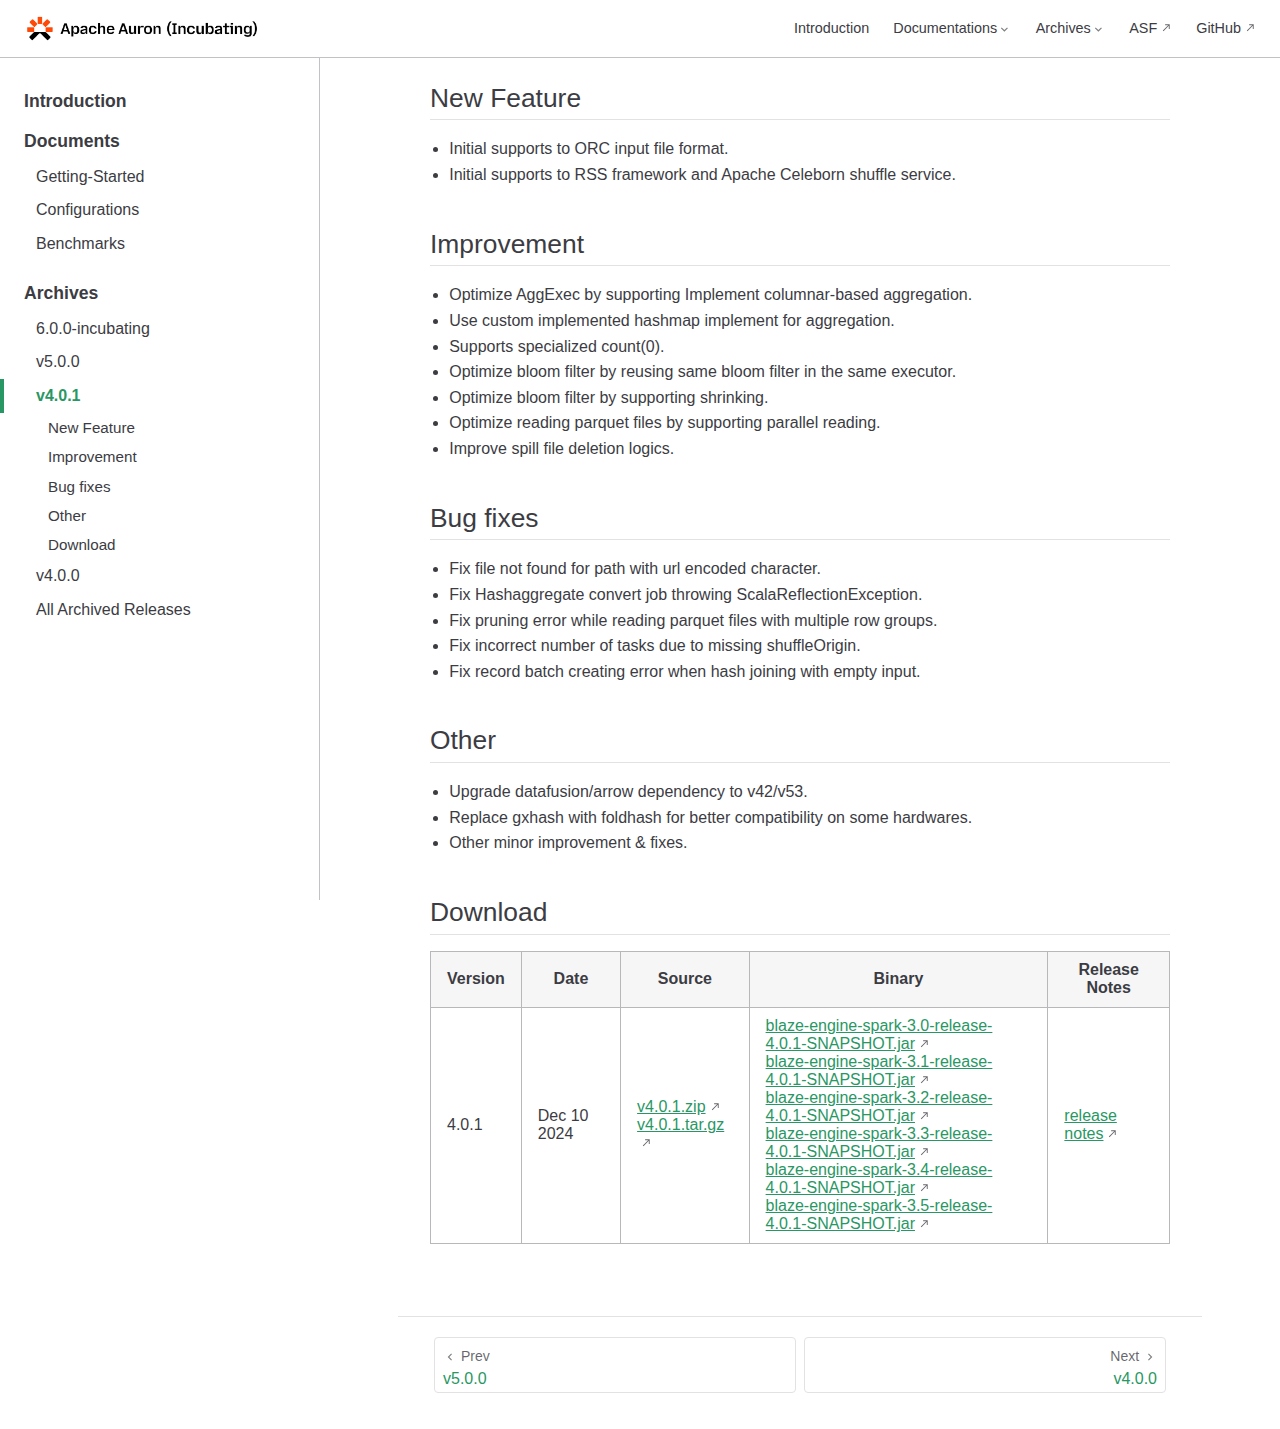
<file: archives/v4.0.1.html>
<!doctype html>
<html lang="en-US">
  <head>
    <meta charset="utf-8" />
    <meta name="viewport" content="width=device-width,initial-scale=1" />
    <meta name="generator" content="VuePress 2.0.0-rc.18" />
    <style>
      :root {
        --vp-c-bg: #fff;
      }

      [data-theme='dark'] {
        --vp-c-bg: #1b1b1f;
      }

      html,
      body {
        background-color: var(--vp-c-bg);
      }
    </style>
    <script>
      const userMode = localStorage.getItem('vuepress-color-scheme')
      const systemDarkMode =
        'matchMedia' in window
          ? window.matchMedia('(prefers-color-scheme: dark)').matches
          : false

      if (userMode === 'light') {
        document.documentElement.dataset.theme = 'light'
      } else if (userMode === 'dark' || systemDarkMode) {
        document.documentElement.dataset.theme = 'dark'
      }
    </script>
    <title>v4.0.1</title><meta name="description" content="">
    <link rel="preload" href="/assets/style-1IuGxZpd.css" as="style"><link rel="stylesheet" href="/assets/style-1IuGxZpd.css">
    <link rel="modulepreload" href="/assets/app-DzrDkCTu.js"><link rel="modulepreload" href="/assets/v4.0.1.html-C0j8xedN.js">
    <link rel="prefetch" href="/assets/index.html-v2xLx21m.js" as="script"><link rel="prefetch" href="/assets/introduction.html-DlZkSfln.js" as="script"><link rel="prefetch" href="/assets/all-releases.html-CtxYvbt0.js" as="script"><link rel="prefetch" href="/assets/v4.0.0.html-DRRjBRRU.js" as="script"><link rel="prefetch" href="/assets/v5.0.0.html-lIdKJYf4.js" as="script"><link rel="prefetch" href="/assets/v6.0.0-incubating.html-CVdGFJeG.js" as="script"><link rel="prefetch" href="/assets/benchmarks.html-CLTKDfZP.js" as="script"><link rel="prefetch" href="/assets/configuration.html-hLHwlr8u.js" as="script"><link rel="prefetch" href="/assets/getting-started.html-CoVrkMjZ.js" as="script"><link rel="prefetch" href="/assets/404.html-CK7nH8GA.js" as="script"><link rel="prefetch" href="/assets/BenchmarkChart-CIY75Hhm.js" as="script"><link rel="prefetch" href="/assets/Footer-DgDM4DZx.js" as="script"><link rel="prefetch" href="/assets/GitHubBadge-DNk2AGb3.js" as="script"><link rel="prefetch" href="/assets/Head-c9YdJ35o.js" as="script">
  </head>
  <body>
    <div id="app"><!--[--><div class="vp-theme-container external-link-icon" vp-container><!--[--><header class="vp-navbar" vp-navbar><div class="vp-toggle-sidebar-button" title="toggle sidebar" aria-expanded="false" role="button" tabindex="0"><div class="icon" aria-hidden="true"><span></span><span></span><span></span></div></div><span><a class="route-link" href="/"><img class="vp-site-logo" src="/auron-incubating-banner.png" alt><!----></a></span><div class="vp-navbar-items-wrapper" style=""><!--[--><!--]--><nav class="vp-navbar-items vp-hide-mobile" aria-label="site navigation"><!--[--><div class="vp-navbar-item"><a class="route-link auto-link" href="/introduction.html" aria-label="Introduction"><!---->Introduction<!----></a></div><div class="vp-navbar-item"><div class="vp-navbar-dropdown-wrapper"><button class="vp-navbar-dropdown-title" type="button" aria-label="Documentations"><span class="title">Documentations</span><span class="arrow down"></span></button><button class="vp-navbar-dropdown-title-mobile" type="button" aria-label="Documentations"><span class="title">Documentations</span><span class="right arrow"></span></button><ul class="vp-navbar-dropdown" style="display:none;"><!--[--><li class="vp-navbar-dropdown-item"><a class="route-link auto-link" href="/documents/getting-started.html" aria-label="Getting Started"><!---->Getting Started<!----></a></li><li class="vp-navbar-dropdown-item"><a class="route-link auto-link" href="/documents/configuration.html" aria-label="Configuration"><!---->Configuration<!----></a></li><li class="vp-navbar-dropdown-item"><a class="route-link auto-link" href="/documents/benchmarks.html" aria-label="Benchmarks"><!---->Benchmarks<!----></a></li><!--]--></ul></div></div><div class="vp-navbar-item"><div class="vp-navbar-dropdown-wrapper"><button class="vp-navbar-dropdown-title" type="button" aria-label="Archives"><span class="title">Archives</span><span class="arrow down"></span></button><button class="vp-navbar-dropdown-title-mobile" type="button" aria-label="Archives"><span class="title">Archives</span><span class="right arrow"></span></button><ul class="vp-navbar-dropdown" style="display:none;"><!--[--><li class="vp-navbar-dropdown-item"><a class="route-link auto-link" href="/archives/v6.0.0-incubating.html" aria-label="v6.0.0-incubating"><!---->v6.0.0-incubating<!----></a></li><li class="vp-navbar-dropdown-item"><a class="route-link auto-link" href="/archives/v5.0.0.html" aria-label="v5.0.0"><!---->v5.0.0<!----></a></li><li class="vp-navbar-dropdown-item"><a class="route-link route-link-active auto-link" href="/archives/v4.0.1.html" aria-label="v4.0.1"><!---->v4.0.1<!----></a></li><li class="vp-navbar-dropdown-item"><a class="route-link auto-link" href="/archives/v4.0.0.html" aria-label="v4.0.0"><!---->v4.0.0<!----></a></li><li class="vp-navbar-dropdown-item"><a class="route-link auto-link" href="/archives/all-releases.html" aria-label="All Archived Releases"><!---->All Archived Releases<!----></a></li><!--]--></ul></div></div><div class="vp-navbar-item"><a class="auto-link external-link" href="https://www.apache.org/" aria-label="ASF" rel="noopener noreferrer" target="_blank"><!---->ASF<!----></a></div><div class="vp-navbar-item"><a class="auto-link external-link" href="https://github.com/apache/auron" aria-label="GitHub" rel="noopener noreferrer" target="_blank"><!---->GitHub<!----></a></div><!--]--></nav><!--[--><!--]--><!----><!----></div></header><!--]--><div class="vp-sidebar-mask"></div><!--[--><aside class="vp-sidebar" vp-sidebar><nav class="vp-navbar-items" aria-label="site navigation"><!--[--><div class="vp-navbar-item"><a class="route-link auto-link" href="/introduction.html" aria-label="Introduction"><!---->Introduction<!----></a></div><div class="vp-navbar-item"><div class="vp-navbar-dropdown-wrapper"><button class="vp-navbar-dropdown-title" type="button" aria-label="Documentations"><span class="title">Documentations</span><span class="arrow down"></span></button><button class="vp-navbar-dropdown-title-mobile" type="button" aria-label="Documentations"><span class="title">Documentations</span><span class="right arrow"></span></button><ul class="vp-navbar-dropdown" style="display:none;"><!--[--><li class="vp-navbar-dropdown-item"><a class="route-link auto-link" href="/documents/getting-started.html" aria-label="Getting Started"><!---->Getting Started<!----></a></li><li class="vp-navbar-dropdown-item"><a class="route-link auto-link" href="/documents/configuration.html" aria-label="Configuration"><!---->Configuration<!----></a></li><li class="vp-navbar-dropdown-item"><a class="route-link auto-link" href="/documents/benchmarks.html" aria-label="Benchmarks"><!---->Benchmarks<!----></a></li><!--]--></ul></div></div><div class="vp-navbar-item"><div class="vp-navbar-dropdown-wrapper"><button class="vp-navbar-dropdown-title" type="button" aria-label="Archives"><span class="title">Archives</span><span class="arrow down"></span></button><button class="vp-navbar-dropdown-title-mobile" type="button" aria-label="Archives"><span class="title">Archives</span><span class="right arrow"></span></button><ul class="vp-navbar-dropdown" style="display:none;"><!--[--><li class="vp-navbar-dropdown-item"><a class="route-link auto-link" href="/archives/v6.0.0-incubating.html" aria-label="v6.0.0-incubating"><!---->v6.0.0-incubating<!----></a></li><li class="vp-navbar-dropdown-item"><a class="route-link auto-link" href="/archives/v5.0.0.html" aria-label="v5.0.0"><!---->v5.0.0<!----></a></li><li class="vp-navbar-dropdown-item"><a class="route-link route-link-active auto-link" href="/archives/v4.0.1.html" aria-label="v4.0.1"><!---->v4.0.1<!----></a></li><li class="vp-navbar-dropdown-item"><a class="route-link auto-link" href="/archives/v4.0.0.html" aria-label="v4.0.0"><!---->v4.0.0<!----></a></li><li class="vp-navbar-dropdown-item"><a class="route-link auto-link" href="/archives/all-releases.html" aria-label="All Archived Releases"><!---->All Archived Releases<!----></a></li><!--]--></ul></div></div><div class="vp-navbar-item"><a class="auto-link external-link" href="https://www.apache.org/" aria-label="ASF" rel="noopener noreferrer" target="_blank"><!---->ASF<!----></a></div><div class="vp-navbar-item"><a class="auto-link external-link" href="https://github.com/apache/auron" aria-label="GitHub" rel="noopener noreferrer" target="_blank"><!---->GitHub<!----></a></div><!--]--></nav><!--[--><!--]--><ul class="vp-sidebar-items"><!--[--><li><a class="route-link auto-link vp-sidebar-item vp-sidebar-heading" href="/introduction.html" aria-label="Introduction"><!---->Introduction<!----></a><!----></li><li><p tabindex="0" class="vp-sidebar-item vp-sidebar-heading">Documents <!----></p><ul class="vp-sidebar-children" style=""><!--[--><li><a class="route-link auto-link vp-sidebar-item" href="/documents/getting-started.html" aria-label="Getting-Started"><!---->Getting-Started<!----></a><!----></li><li><a class="route-link auto-link vp-sidebar-item" href="/documents/configuration.html" aria-label="Configurations"><!---->Configurations<!----></a><!----></li><li><a class="route-link auto-link vp-sidebar-item" href="/documents/benchmarks.html" aria-label="Benchmarks"><!---->Benchmarks<!----></a><!----></li><!--]--></ul></li><li><p tabindex="0" class="vp-sidebar-item vp-sidebar-heading active">Archives <!----></p><ul class="vp-sidebar-children" style=""><!--[--><li><a class="route-link auto-link vp-sidebar-item" href="/archives/v6.0.0-incubating.html" aria-label="6.0.0-incubating"><!---->6.0.0-incubating<!----></a><!----></li><li><a class="route-link auto-link vp-sidebar-item" href="/archives/v5.0.0.html" aria-label="v5.0.0"><!---->v5.0.0<!----></a><!----></li><li><a class="route-link route-link-active auto-link vp-sidebar-item active" href="/archives/v4.0.1.html" aria-label="v4.0.1"><!---->v4.0.1<!----></a><!----></li><li><a class="route-link auto-link vp-sidebar-item" href="/archives/v4.0.0.html" aria-label="v4.0.0"><!---->v4.0.0<!----></a><!----></li><li><a class="route-link auto-link vp-sidebar-item" href="/archives/all-releases.html" aria-label="All Archived Releases"><!---->All Archived Releases<!----></a><!----></li><!--]--></ul></li><!--]--></ul><!--[--><!--]--></aside><!--]--><!--[--><main class="vp-page"><!--[--><!--]--><div class="theme-default-content" vp-content><!--[--><!--]--><div><h2 id="new-feature" tabindex="-1"><a class="header-anchor" href="#new-feature"><span>New Feature</span></a></h2><ul><li>Initial supports to ORC input file format.</li><li>Initial supports to RSS framework and Apache Celeborn shuffle service.</li></ul><h2 id="improvement" tabindex="-1"><a class="header-anchor" href="#improvement"><span>Improvement</span></a></h2><ul><li>Optimize AggExec by supporting Implement columnar-based aggregation.</li><li>Use custom implemented hashmap implement for aggregation.</li><li>Supports specialized count(0).</li><li>Optimize bloom filter by reusing same bloom filter in the same executor.</li><li>Optimize bloom filter by supporting shrinking.</li><li>Optimize reading parquet files by supporting parallel reading.</li><li>Improve spill file deletion logics.</li></ul><h2 id="bug-fixes" tabindex="-1"><a class="header-anchor" href="#bug-fixes"><span>Bug fixes</span></a></h2><ul><li>Fix file not found for path with url encoded character.</li><li>Fix Hashaggregate convert job throwing ScalaReflectionException.</li><li>Fix pruning error while reading parquet files with multiple row groups.</li><li>Fix incorrect number of tasks due to missing shuffleOrigin.</li><li>Fix record batch creating error when hash joining with empty input.</li></ul><h2 id="other" tabindex="-1"><a class="header-anchor" href="#other"><span>Other</span></a></h2><ul><li>Upgrade datafusion/arrow dependency to v42/v53.</li><li>Replace gxhash with foldhash for better compatibility on some hardwares.</li><li>Other minor improvement &amp; fixes.</li></ul><h2 id="download" tabindex="-1"><a class="header-anchor" href="#download"><span>Download</span></a></h2><table class="my-table"><tr><th>Version</th><th>Date</th><th>Source</th><th>Binary</th><th>Release Notes</th></tr><tr><td>4.0.1</td><td>Dec 10 2024</td><td><a href="https://github.com/apache/auron/archive/refs/tags/v4.0.1.zip" target="_blank">v4.0.1.zip</a> <br><a href="https://github.com/apache/auron/archive/refs/tags/v4.0.1.tar.gz" target="_blank">v4.0.1.tar.gz</a></td><td><a href="https://github.com/apache/auron/releases/download/v4.0.1/blaze-engine-spark-3.0-release-4.0.1-SNAPSHOT.jar" target="_blank">blaze-engine-spark-3.0-release-4.0.1-SNAPSHOT.jar</a> <br><a href="https://github.com/apache/auron/releases/download/v4.0.1/blaze-engine-spark-3.1-release-4.0.1-SNAPSHOT.jar" target="_blank">blaze-engine-spark-3.1-release-4.0.1-SNAPSHOT.jar</a> <br><a href="https://github.com/apache/auron/releases/download/v4.0.1/blaze-engine-spark-3.2-release-4.0.1-SNAPSHOT.jar" target="_blank">blaze-engine-spark-3.2-release-4.0.1-SNAPSHOT.jar</a> <br><a href="https://github.com/apache/auron/releases/download/v4.0.1/blaze-engine-spark-3.3-release-4.0.1-SNAPSHOT.jar" target="_blank">blaze-engine-spark-3.3-release-4.0.1-SNAPSHOT.jar</a> <br><a href="https://github.com/apache/auron/releases/download/v4.0.1/blaze-engine-spark-3.4-release-4.0.1-SNAPSHOT.jar" target="_blank">blaze-engine-spark-3.4-release-4.0.1-SNAPSHOT.jar</a> <br><a href="https://github.com/apache/auron/releases/download/v4.0.1/blaze-engine-spark-3.5-release-4.0.1-SNAPSHOT.jar" target="_blank">blaze-engine-spark-3.5-release-4.0.1-SNAPSHOT.jar</a></td><td><a href="https://github.com/apache/auron/releases/tag/v4.0.1" target="_blank">release notes</a></td></tr></table></div><!--[--><!--]--></div><footer class="vp-page-meta"><!----><div class="vp-meta-item git-info"><!----><!----></div></footer><nav class="vp-page-nav" aria-label="page navigation"><a class="route-link auto-link prev" href="/archives/v5.0.0.html" aria-label="v5.0.0"><div class="hint"><span class="arrow left"></span> Prev</div><div class="link"><span>v5.0.0</span></div></a><a class="route-link auto-link next" href="/archives/v4.0.0.html" aria-label="v4.0.0"><div class="hint">Next <span class="arrow right"></span></div><div class="link"><span>v4.0.0</span></div></a></nav><!--[--><!--]--></main><!--]--></div><!--[--><!----><!--]--><!--]--></div>
    <script type="module" src="/assets/app-DzrDkCTu.js" defer></script>
  </body>
</html>
</file>
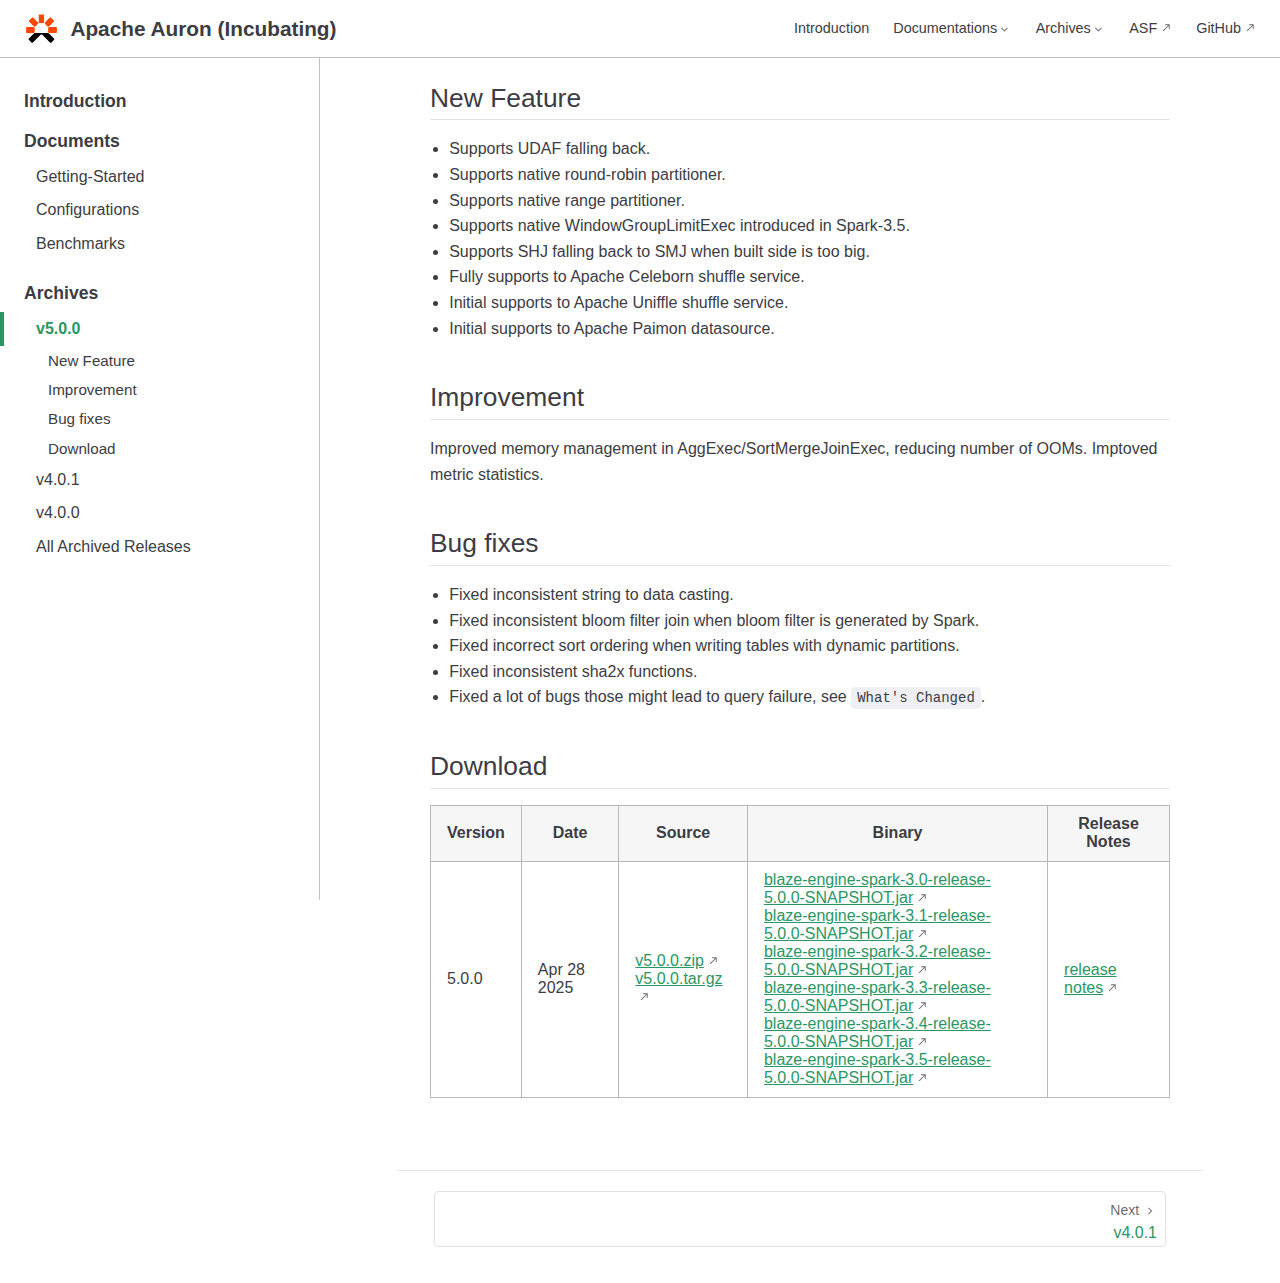
<file: archives/v5.0.0.html>
<!doctype html>
<html lang="en-US">
  <head>
    <meta charset="utf-8" />
    <meta name="viewport" content="width=device-width,initial-scale=1" />
    <meta name="generator" content="VuePress 2.0.0-rc.18" />
    <style>
      :root {
        --vp-c-bg: #fff;
      }

      [data-theme='dark'] {
        --vp-c-bg: #1b1b1f;
      }

      html,
      body {
        background-color: var(--vp-c-bg);
      }
    </style>
    <script>
      const userMode = localStorage.getItem('vuepress-color-scheme')
      const systemDarkMode =
        'matchMedia' in window
          ? window.matchMedia('(prefers-color-scheme: dark)').matches
          : false

      if (userMode === 'light') {
        document.documentElement.dataset.theme = 'light'
      } else if (userMode === 'dark' || systemDarkMode) {
        document.documentElement.dataset.theme = 'dark'
      }
    </script>
    <link rel="icon" type="image/png" href="/logo-mini.png"><title>v5.0.0 | Apache Auron (Incubating)</title><meta name="description" content="">
    <link rel="preload" href="/assets/style-BdlkUutw.css" as="style"><link rel="stylesheet" href="/assets/style-BdlkUutw.css">
    <link rel="modulepreload" href="/assets/app-BKsbMYVy.js"><link rel="modulepreload" href="/assets/v5.0.0.html-DWIEgn20.js">
    <link rel="prefetch" href="/assets/index.html-g2_Ti3GH.js" as="script"><link rel="prefetch" href="/assets/introduction.html-CsBjc7cr.js" as="script"><link rel="prefetch" href="/assets/index.html-BGCXLxaT.js" as="script"><link rel="prefetch" href="/assets/all-releases.html-CildniBn.js" as="script"><link rel="prefetch" href="/assets/v4.0.0.html-DwJT4ahk.js" as="script"><link rel="prefetch" href="/assets/v4.0.1.html-DVcinXDz.js" as="script"><link rel="prefetch" href="/assets/benchmarks.html-s6tYYr5S.js" as="script"><link rel="prefetch" href="/assets/configuration.html-xIsUQQoX.js" as="script"><link rel="prefetch" href="/assets/getting-started.html-DxlPXo94.js" as="script"><link rel="prefetch" href="/assets/404.html-CY639DEk.js" as="script"><link rel="prefetch" href="/assets/BenchmarkChart-19lF9W5r.js" as="script"><link rel="prefetch" href="/assets/Footer-pY77u4la.js" as="script"><link rel="prefetch" href="/assets/GitHubBadge-YuHy5wh_.js" as="script"><link rel="prefetch" href="/assets/Head-CPCLKghT.js" as="script">
  </head>
  <body>
    <div id="app"><!--[--><div class="vp-theme-container external-link-icon" vp-container><!--[--><header class="vp-navbar" vp-navbar><div class="vp-toggle-sidebar-button" title="toggle sidebar" aria-expanded="false" role="button" tabindex="0"><div class="icon" aria-hidden="true"><span></span><span></span><span></span></div></div><span><a class="route-link" href="/"><img class="vp-site-logo" src="/logo-mini.png" alt="Apache Auron (Incubating)"><span class="vp-site-name vp-hide-mobile" aria-hidden="true">Apache Auron (Incubating)</span></a></span><div class="vp-navbar-items-wrapper" style=""><!--[--><!--]--><nav class="vp-navbar-items vp-hide-mobile" aria-label="site navigation"><!--[--><div class="vp-navbar-item"><a class="route-link auto-link" href="/introduction.html" aria-label="Introduction"><!---->Introduction<!----></a></div><div class="vp-navbar-item"><div class="vp-navbar-dropdown-wrapper"><button class="vp-navbar-dropdown-title" type="button" aria-label="Documentations"><span class="title">Documentations</span><span class="arrow down"></span></button><button class="vp-navbar-dropdown-title-mobile" type="button" aria-label="Documentations"><span class="title">Documentations</span><span class="right arrow"></span></button><ul style="display:none;" class="vp-navbar-dropdown"><!--[--><li class="vp-navbar-dropdown-item"><a class="route-link auto-link" href="/documents/getting-started.html" aria-label="Getting Started"><!---->Getting Started<!----></a></li><li class="vp-navbar-dropdown-item"><a class="route-link auto-link" href="/documents/configuration.html" aria-label="Configuration"><!---->Configuration<!----></a></li><li class="vp-navbar-dropdown-item"><a class="route-link auto-link" href="/documents/benchmarks.html" aria-label="Benchmarks"><!---->Benchmarks<!----></a></li><!--]--></ul></div></div><div class="vp-navbar-item"><div class="vp-navbar-dropdown-wrapper"><button class="vp-navbar-dropdown-title" type="button" aria-label="Archives"><span class="title">Archives</span><span class="arrow down"></span></button><button class="vp-navbar-dropdown-title-mobile" type="button" aria-label="Archives"><span class="title">Archives</span><span class="right arrow"></span></button><ul style="display:none;" class="vp-navbar-dropdown"><!--[--><li class="vp-navbar-dropdown-item"><a class="route-link route-link-active auto-link" href="/archives/v5.0.0.html" aria-label="v5.0.0"><!---->v5.0.0<!----></a></li><li class="vp-navbar-dropdown-item"><a class="route-link auto-link" href="/archives/v4.0.1.html" aria-label="v4.0.1"><!---->v4.0.1<!----></a></li><li class="vp-navbar-dropdown-item"><a class="route-link auto-link" href="/archives/v4.0.0.html" aria-label="v4.0.0"><!---->v4.0.0<!----></a></li><li class="vp-navbar-dropdown-item"><a class="route-link auto-link" href="/archives/all-releases.html" aria-label="All Archived Releases"><!---->All Archived Releases<!----></a></li><!--]--></ul></div></div><div class="vp-navbar-item"><a class="auto-link external-link" href="https://www.apache.org/" aria-label="ASF" rel="noopener noreferrer" target="_blank"><!---->ASF<!----></a></div><div class="vp-navbar-item"><a class="auto-link external-link" href="https://github.com/apache/auron" aria-label="GitHub" rel="noopener noreferrer" target="_blank"><!---->GitHub<!----></a></div><!--]--></nav><!--[--><!--]--><!----><!----></div></header><!--]--><div class="vp-sidebar-mask"></div><!--[--><aside class="vp-sidebar" vp-sidebar><nav class="vp-navbar-items" aria-label="site navigation"><!--[--><div class="vp-navbar-item"><a class="route-link auto-link" href="/introduction.html" aria-label="Introduction"><!---->Introduction<!----></a></div><div class="vp-navbar-item"><div class="vp-navbar-dropdown-wrapper"><button class="vp-navbar-dropdown-title" type="button" aria-label="Documentations"><span class="title">Documentations</span><span class="arrow down"></span></button><button class="vp-navbar-dropdown-title-mobile" type="button" aria-label="Documentations"><span class="title">Documentations</span><span class="right arrow"></span></button><ul style="display:none;" class="vp-navbar-dropdown"><!--[--><li class="vp-navbar-dropdown-item"><a class="route-link auto-link" href="/documents/getting-started.html" aria-label="Getting Started"><!---->Getting Started<!----></a></li><li class="vp-navbar-dropdown-item"><a class="route-link auto-link" href="/documents/configuration.html" aria-label="Configuration"><!---->Configuration<!----></a></li><li class="vp-navbar-dropdown-item"><a class="route-link auto-link" href="/documents/benchmarks.html" aria-label="Benchmarks"><!---->Benchmarks<!----></a></li><!--]--></ul></div></div><div class="vp-navbar-item"><div class="vp-navbar-dropdown-wrapper"><button class="vp-navbar-dropdown-title" type="button" aria-label="Archives"><span class="title">Archives</span><span class="arrow down"></span></button><button class="vp-navbar-dropdown-title-mobile" type="button" aria-label="Archives"><span class="title">Archives</span><span class="right arrow"></span></button><ul style="display:none;" class="vp-navbar-dropdown"><!--[--><li class="vp-navbar-dropdown-item"><a class="route-link route-link-active auto-link" href="/archives/v5.0.0.html" aria-label="v5.0.0"><!---->v5.0.0<!----></a></li><li class="vp-navbar-dropdown-item"><a class="route-link auto-link" href="/archives/v4.0.1.html" aria-label="v4.0.1"><!---->v4.0.1<!----></a></li><li class="vp-navbar-dropdown-item"><a class="route-link auto-link" href="/archives/v4.0.0.html" aria-label="v4.0.0"><!---->v4.0.0<!----></a></li><li class="vp-navbar-dropdown-item"><a class="route-link auto-link" href="/archives/all-releases.html" aria-label="All Archived Releases"><!---->All Archived Releases<!----></a></li><!--]--></ul></div></div><div class="vp-navbar-item"><a class="auto-link external-link" href="https://www.apache.org/" aria-label="ASF" rel="noopener noreferrer" target="_blank"><!---->ASF<!----></a></div><div class="vp-navbar-item"><a class="auto-link external-link" href="https://github.com/apache/auron" aria-label="GitHub" rel="noopener noreferrer" target="_blank"><!---->GitHub<!----></a></div><!--]--></nav><!--[--><!--]--><ul class="vp-sidebar-items"><!--[--><li><a class="route-link auto-link vp-sidebar-item vp-sidebar-heading" href="/introduction.html" aria-label="Introduction"><!---->Introduction<!----></a><!----></li><li><p tabindex="0" class="vp-sidebar-item vp-sidebar-heading">Documents <!----></p><ul style="" class="vp-sidebar-children"><!--[--><li><a class="route-link auto-link vp-sidebar-item" href="/documents/getting-started.html" aria-label="Getting-Started"><!---->Getting-Started<!----></a><!----></li><li><a class="route-link auto-link vp-sidebar-item" href="/documents/configuration.html" aria-label="Configurations"><!---->Configurations<!----></a><!----></li><li><a class="route-link auto-link vp-sidebar-item" href="/documents/benchmarks.html" aria-label="Benchmarks"><!---->Benchmarks<!----></a><!----></li><!--]--></ul></li><li><p tabindex="0" class="vp-sidebar-item vp-sidebar-heading active">Archives <!----></p><ul style="" class="vp-sidebar-children"><!--[--><li><a class="route-link route-link-active auto-link vp-sidebar-item active" href="/archives/v5.0.0.html" aria-label="v5.0.0"><!---->v5.0.0<!----></a><!----></li><li><a class="route-link auto-link vp-sidebar-item" href="/archives/v4.0.1.html" aria-label="v4.0.1"><!---->v4.0.1<!----></a><!----></li><li><a class="route-link auto-link vp-sidebar-item" href="/archives/v4.0.0.html" aria-label="v4.0.0"><!---->v4.0.0<!----></a><!----></li><li><a class="route-link auto-link vp-sidebar-item" href="/archives/all-releases.html" aria-label="All Archived Releases"><!---->All Archived Releases<!----></a><!----></li><!--]--></ul></li><!--]--></ul><!--[--><!--]--></aside><!--]--><!--[--><main class="vp-page"><!--[--><!--]--><div class="theme-default-content" vp-content><!--[--><!--]--><div><h2 id="new-feature" tabindex="-1"><a class="header-anchor" href="#new-feature"><span>New Feature</span></a></h2><ul><li>Supports UDAF falling back.</li><li>Supports native round-robin partitioner.</li><li>Supports native range partitioner.</li><li>Supports native WindowGroupLimitExec introduced in Spark-3.5.</li><li>Supports SHJ falling back to SMJ when built side is too big.</li><li>Fully supports to Apache Celeborn shuffle service.</li><li>Initial supports to Apache Uniffle shuffle service.</li><li>Initial supports to Apache Paimon datasource.</li></ul><h2 id="improvement" tabindex="-1"><a class="header-anchor" href="#improvement"><span>Improvement</span></a></h2><p>Improved memory management in AggExec/SortMergeJoinExec, reducing number of OOMs. Imptoved metric statistics.</p><h2 id="bug-fixes" tabindex="-1"><a class="header-anchor" href="#bug-fixes"><span>Bug fixes</span></a></h2><ul><li>Fixed inconsistent string to data casting.</li><li>Fixed inconsistent bloom filter join when bloom filter is generated by Spark.</li><li>Fixed incorrect sort ordering when writing tables with dynamic partitions.</li><li>Fixed inconsistent sha2x functions.</li><li>Fixed a lot of bugs those might lead to query failure, see <code>What&#39;s Changed</code>.</li></ul><h2 id="download" tabindex="-1"><a class="header-anchor" href="#download"><span>Download</span></a></h2><table class="my-table"><tr><th>Version</th><th>Date</th><th>Source</th><th>Binary</th><th>Release Notes</th></tr><tr><td>5.0.0</td><td>Apr 28 2025</td><td><a href="https://github.com/apache/auron/archive/refs/tags/v5.0.0.zip" target="_blank">v5.0.0.zip</a> <br><a href="https://github.com/apache/auron/archive/refs/tags/v5.0.0.tar.gz" target="_blank">v5.0.0.tar.gz</a></td><td><a href="https://github.com/apache/auron/releases/download/v5.0.0/blaze-engine-spark-3.0-release-5.0.0-SNAPSHOT.jar" target="_blank">blaze-engine-spark-3.0-release-5.0.0-SNAPSHOT.jar</a> <br><a href="https://github.com/apache/auron/releases/download/v5.0.0/blaze-engine-spark-3.1-release-5.0.0-SNAPSHOT.jar" target="_blank">blaze-engine-spark-3.1-release-5.0.0-SNAPSHOT.jar</a> <br><a href="https://github.com/apache/auron/releases/download/v5.0.0/blaze-engine-spark-3.2-release-5.0.0-SNAPSHOT.jar" target="_blank">blaze-engine-spark-3.2-release-5.0.0-SNAPSHOT.jar</a> <br><a href="https://github.com/apache/auron/releases/download/v5.0.0/blaze-engine-spark-3.3-release-5.0.0-SNAPSHOT.jar" target="_blank">blaze-engine-spark-3.3-release-5.0.0-SNAPSHOT.jar</a> <br><a href="https://github.com/apache/auron/releases/download/v5.0.0/blaze-engine-spark-3.4-release-5.0.0-SNAPSHOT.jar" target="_blank">blaze-engine-spark-3.4-release-5.0.0-SNAPSHOT.jar</a> <br><a href="https://github.com/apache/auron/releases/download/v5.0.0/blaze-engine-spark-3.5-release-5.0.0-SNAPSHOT.jar" target="_blank">blaze-engine-spark-3.5-release-5.0.0-SNAPSHOT.jar</a></td><td><a href="https://github.com/apache/auron/releases/tag/v5.0.0" target="_blank">release notes</a></td></tr></table></div><!--[--><!--]--></div><footer class="vp-page-meta"><!----><div class="vp-meta-item git-info"><!----><!----></div></footer><nav class="vp-page-nav" aria-label="page navigation"><!----><a class="route-link auto-link next" href="/archives/v4.0.1.html" aria-label="v4.0.1"><div class="hint">Next <span class="arrow right"></span></div><div class="link"><span>v4.0.1</span></div></a></nav><!--[--><!--]--></main><!--]--></div><!--[--><!----><!--]--><!--]--></div>
    <script type="module" src="/assets/app-BKsbMYVy.js" defer></script>
  </body>
</html>
</file>
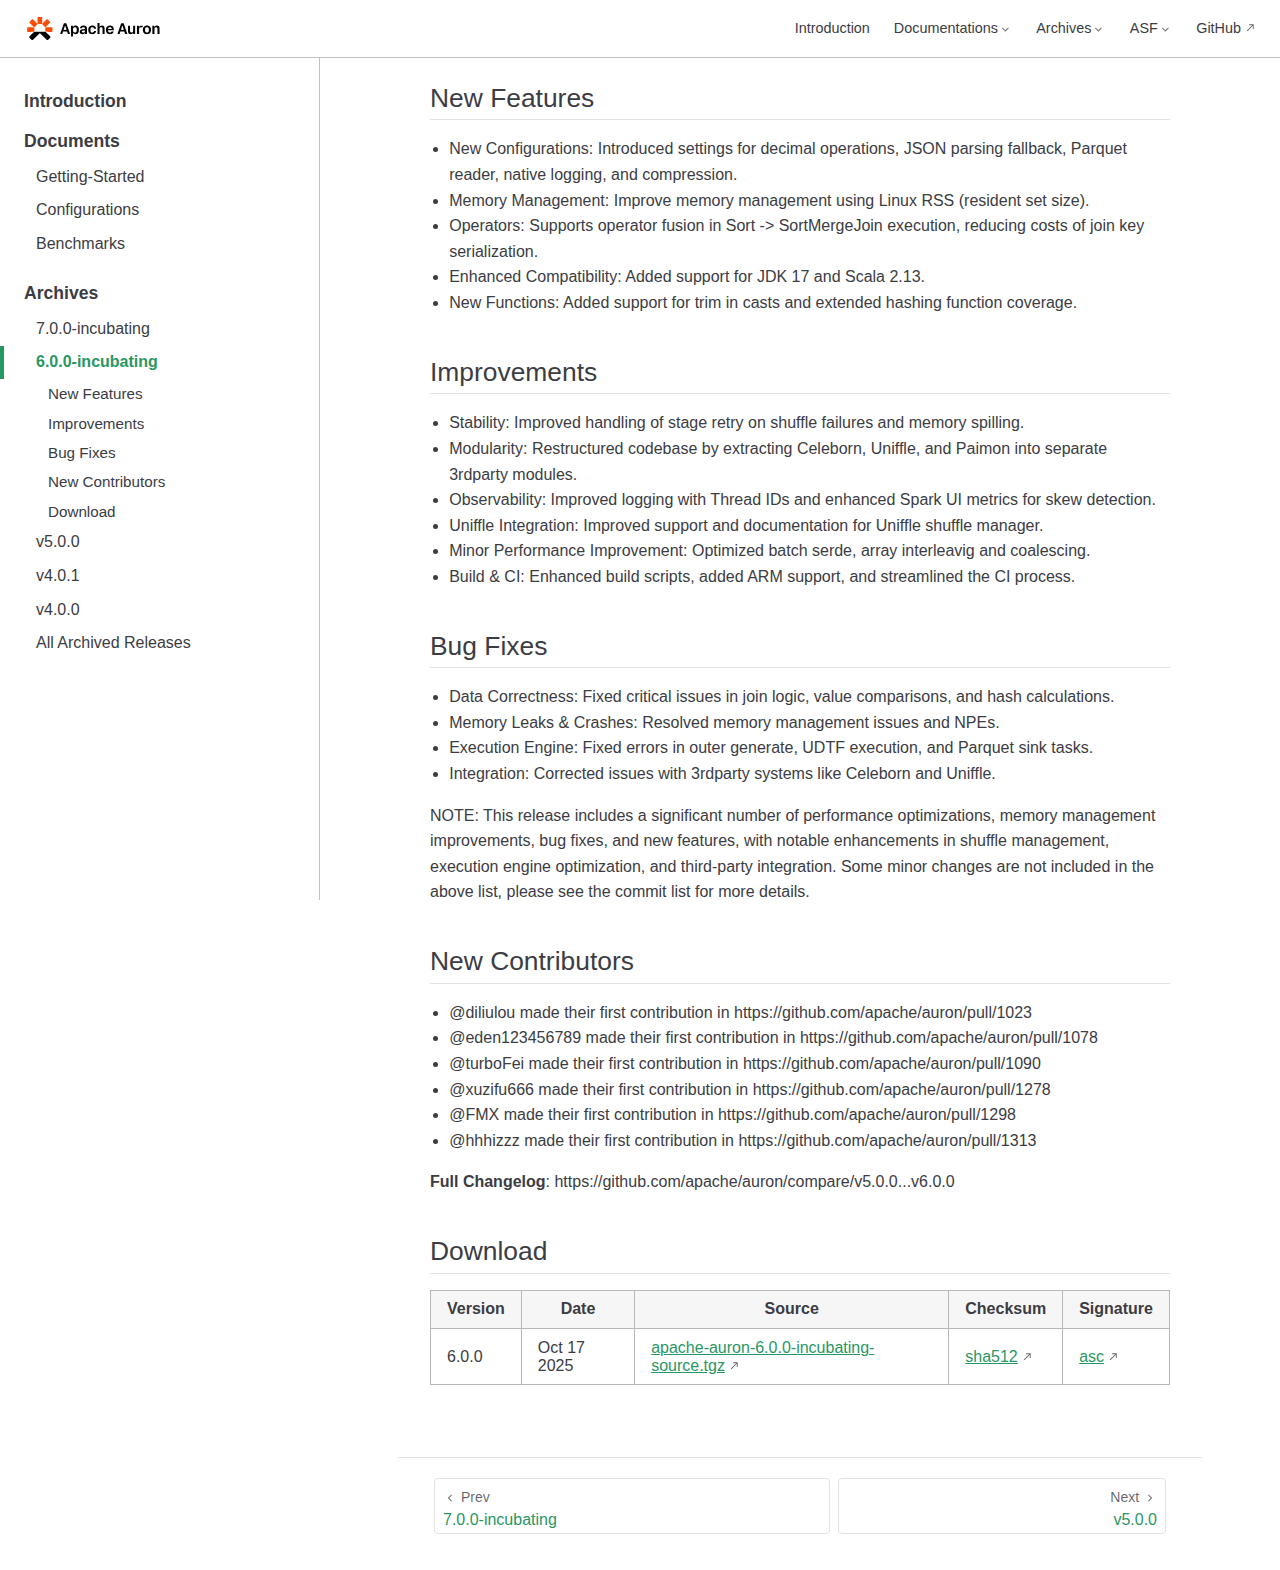
<file: archives/v6.0.0-incubating.html>
<!doctype html>
<html lang="en-US">
  <head>
    <meta charset="utf-8" />
    <meta name="viewport" content="width=device-width,initial-scale=1" />
    <meta name="generator" content="VuePress 2.0.0-rc.18" />
    <style>
      :root {
        --vp-c-bg: #fff;
      }

      [data-theme='dark'] {
        --vp-c-bg: #1b1b1f;
      }

      html,
      body {
        background-color: var(--vp-c-bg);
      }
    </style>
    <script>
      const userMode = localStorage.getItem('vuepress-color-scheme')
      const systemDarkMode =
        'matchMedia' in window
          ? window.matchMedia('(prefers-color-scheme: dark)').matches
          : false

      if (userMode === 'light') {
        document.documentElement.dataset.theme = 'light'
      } else if (userMode === 'dark' || systemDarkMode) {
        document.documentElement.dataset.theme = 'dark'
      }
    </script>
    <link rel="icon" href="/logo-mini.png"><title>6.0.0-incubating</title><meta name="description" content="">
    <link rel="preload" href="/assets/style-CAGYNVTB.css" as="style"><link rel="stylesheet" href="/assets/style-CAGYNVTB.css">
    <link rel="modulepreload" href="/assets/app-BgtME_9S.js"><link rel="modulepreload" href="/assets/v6.0.0-incubating.html-CsWKOJHo.js">
    <link rel="prefetch" href="/assets/index.html-2WWjG3_N.js" as="script"><link rel="prefetch" href="/assets/introduction.html-CCiv-1tr.js" as="script"><link rel="prefetch" href="/assets/all-releases.html-4eJp9Pjh.js" as="script"><link rel="prefetch" href="/assets/v4.0.0.html-MC_214jm.js" as="script"><link rel="prefetch" href="/assets/v4.0.1.html-D6X0Q9jq.js" as="script"><link rel="prefetch" href="/assets/v5.0.0.html-BtLkrx6p.js" as="script"><link rel="prefetch" href="/assets/v7.0.0-incubating.html-DwHPRf9T.js" as="script"><link rel="prefetch" href="/assets/benchmarks.html-DYNPqk1y.js" as="script"><link rel="prefetch" href="/assets/configuration.html-BFmNaEBC.js" as="script"><link rel="prefetch" href="/assets/getting-started.html-DoluIpeD.js" as="script"><link rel="prefetch" href="/assets/404.html-DNiAPMG7.js" as="script"><link rel="prefetch" href="/assets/BenchmarkChart-BDdikmua.js" as="script"><link rel="prefetch" href="/assets/Footer-CkWFtvJu.js" as="script"><link rel="prefetch" href="/assets/GitHubBadge-Z92Csnpc.js" as="script"><link rel="prefetch" href="/assets/Head-DS9AwMjy.js" as="script">
  </head>
  <body>
    <div id="app"><!--[--><div class="vp-theme-container external-link-icon" vp-container><!--[--><header class="vp-navbar" vp-navbar><div class="vp-toggle-sidebar-button" title="toggle sidebar" aria-expanded="false" role="button" tabindex="0"><div class="icon" aria-hidden="true"><span></span><span></span><span></span></div></div><span><a class="route-link" href="/"><img class="vp-site-logo" src="/auron.svg" alt><!----></a></span><div class="vp-navbar-items-wrapper" style=""><!--[--><!--]--><nav class="vp-navbar-items vp-hide-mobile" aria-label="site navigation"><!--[--><div class="vp-navbar-item"><a class="route-link auto-link" href="/introduction.html" aria-label="Introduction"><!---->Introduction<!----></a></div><div class="vp-navbar-item"><div class="vp-navbar-dropdown-wrapper"><button class="vp-navbar-dropdown-title" type="button" aria-label="Documentations"><span class="title">Documentations</span><span class="arrow down"></span></button><button class="vp-navbar-dropdown-title-mobile" type="button" aria-label="Documentations"><span class="title">Documentations</span><span class="right arrow"></span></button><ul class="vp-navbar-dropdown" style="display:none;"><!--[--><li class="vp-navbar-dropdown-item"><a class="route-link auto-link" href="/documents/getting-started.html" aria-label="Getting Started"><!---->Getting Started<!----></a></li><li class="vp-navbar-dropdown-item"><a class="route-link auto-link" href="/documents/configuration.html" aria-label="Configuration"><!---->Configuration<!----></a></li><li class="vp-navbar-dropdown-item"><a class="route-link auto-link" href="/documents/benchmarks.html" aria-label="Benchmarks"><!---->Benchmarks<!----></a></li><!--]--></ul></div></div><div class="vp-navbar-item"><div class="vp-navbar-dropdown-wrapper"><button class="vp-navbar-dropdown-title" type="button" aria-label="Archives"><span class="title">Archives</span><span class="arrow down"></span></button><button class="vp-navbar-dropdown-title-mobile" type="button" aria-label="Archives"><span class="title">Archives</span><span class="right arrow"></span></button><ul class="vp-navbar-dropdown" style="display:none;"><!--[--><li class="vp-navbar-dropdown-item"><a class="route-link auto-link" href="/archives/v7.0.0-incubating.html" aria-label="v7.0.0-incubating"><!---->v7.0.0-incubating<!----></a></li><li class="vp-navbar-dropdown-item"><a class="route-link route-link-active auto-link" href="/archives/v6.0.0-incubating.html" aria-label="v6.0.0-incubating"><!---->v6.0.0-incubating<!----></a></li><li class="vp-navbar-dropdown-item"><a class="route-link auto-link" href="/archives/v5.0.0.html" aria-label="v5.0.0"><!---->v5.0.0<!----></a></li><li class="vp-navbar-dropdown-item"><a class="route-link auto-link" href="/archives/v4.0.1.html" aria-label="v4.0.1"><!---->v4.0.1<!----></a></li><li class="vp-navbar-dropdown-item"><a class="route-link auto-link" href="/archives/v4.0.0.html" aria-label="v4.0.0"><!---->v4.0.0<!----></a></li><li class="vp-navbar-dropdown-item"><a class="route-link auto-link" href="/archives/all-releases.html" aria-label="All Archived Releases"><!---->All Archived Releases<!----></a></li><!--]--></ul></div></div><div class="vp-navbar-item"><div class="vp-navbar-dropdown-wrapper"><button class="vp-navbar-dropdown-title" type="button" aria-label="ASF"><span class="title">ASF</span><span class="arrow down"></span></button><button class="vp-navbar-dropdown-title-mobile" type="button" aria-label="ASF"><span class="title">ASF</span><span class="right arrow"></span></button><ul class="vp-navbar-dropdown" style="display:none;"><!--[--><li class="vp-navbar-dropdown-item"><a class="auto-link external-link" href="https://www.apache.org/licenses/" aria-label="License" rel="noopener noreferrer" target="_blank"><!---->License<!----></a></li><li class="vp-navbar-dropdown-item"><a class="auto-link external-link" href="https://www.apache.org/security/" aria-label="Security" rel="noopener noreferrer" target="_blank"><!---->Security<!----></a></li><li class="vp-navbar-dropdown-item"><a class="auto-link external-link" href="https://privacy.apache.org/policies/privacy-policy-public.html" aria-label="Privacy" rel="noopener noreferrer" target="_blank"><!---->Privacy<!----></a></li><li class="vp-navbar-dropdown-item"><a class="auto-link external-link" href="https://www.apache.org/foundation/thanks.html" aria-label="Thanks" rel="noopener noreferrer" target="_blank"><!---->Thanks<!----></a></li><li class="vp-navbar-dropdown-item"><a class="auto-link external-link" href="https://www.apache.org/foundation/sponsorship.html" aria-label="Sponsorship" rel="noopener noreferrer" target="_blank"><!---->Sponsorship<!----></a></li><li class="vp-navbar-dropdown-item"><a class="auto-link external-link" href="https://events.apache.org/" aria-label="Events" rel="noopener noreferrer" target="_blank"><!---->Events<!----></a></li><li class="vp-navbar-dropdown-item"><a class="auto-link external-link" href="https://www.apache.org/" aria-label="Foundation" rel="noopener noreferrer" target="_blank"><!---->Foundation<!----></a></li><!--]--></ul></div></div><div class="vp-navbar-item"><a class="auto-link external-link" href="https://github.com/apache/auron" aria-label="GitHub" rel="noopener noreferrer" target="_blank"><!---->GitHub<!----></a></div><!--]--></nav><!--[--><!--]--><!----><!----></div></header><!--]--><div class="vp-sidebar-mask"></div><!--[--><aside class="vp-sidebar" vp-sidebar><nav class="vp-navbar-items" aria-label="site navigation"><!--[--><div class="vp-navbar-item"><a class="route-link auto-link" href="/introduction.html" aria-label="Introduction"><!---->Introduction<!----></a></div><div class="vp-navbar-item"><div class="vp-navbar-dropdown-wrapper"><button class="vp-navbar-dropdown-title" type="button" aria-label="Documentations"><span class="title">Documentations</span><span class="arrow down"></span></button><button class="vp-navbar-dropdown-title-mobile" type="button" aria-label="Documentations"><span class="title">Documentations</span><span class="right arrow"></span></button><ul class="vp-navbar-dropdown" style="display:none;"><!--[--><li class="vp-navbar-dropdown-item"><a class="route-link auto-link" href="/documents/getting-started.html" aria-label="Getting Started"><!---->Getting Started<!----></a></li><li class="vp-navbar-dropdown-item"><a class="route-link auto-link" href="/documents/configuration.html" aria-label="Configuration"><!---->Configuration<!----></a></li><li class="vp-navbar-dropdown-item"><a class="route-link auto-link" href="/documents/benchmarks.html" aria-label="Benchmarks"><!---->Benchmarks<!----></a></li><!--]--></ul></div></div><div class="vp-navbar-item"><div class="vp-navbar-dropdown-wrapper"><button class="vp-navbar-dropdown-title" type="button" aria-label="Archives"><span class="title">Archives</span><span class="arrow down"></span></button><button class="vp-navbar-dropdown-title-mobile" type="button" aria-label="Archives"><span class="title">Archives</span><span class="right arrow"></span></button><ul class="vp-navbar-dropdown" style="display:none;"><!--[--><li class="vp-navbar-dropdown-item"><a class="route-link auto-link" href="/archives/v7.0.0-incubating.html" aria-label="v7.0.0-incubating"><!---->v7.0.0-incubating<!----></a></li><li class="vp-navbar-dropdown-item"><a class="route-link route-link-active auto-link" href="/archives/v6.0.0-incubating.html" aria-label="v6.0.0-incubating"><!---->v6.0.0-incubating<!----></a></li><li class="vp-navbar-dropdown-item"><a class="route-link auto-link" href="/archives/v5.0.0.html" aria-label="v5.0.0"><!---->v5.0.0<!----></a></li><li class="vp-navbar-dropdown-item"><a class="route-link auto-link" href="/archives/v4.0.1.html" aria-label="v4.0.1"><!---->v4.0.1<!----></a></li><li class="vp-navbar-dropdown-item"><a class="route-link auto-link" href="/archives/v4.0.0.html" aria-label="v4.0.0"><!---->v4.0.0<!----></a></li><li class="vp-navbar-dropdown-item"><a class="route-link auto-link" href="/archives/all-releases.html" aria-label="All Archived Releases"><!---->All Archived Releases<!----></a></li><!--]--></ul></div></div><div class="vp-navbar-item"><div class="vp-navbar-dropdown-wrapper"><button class="vp-navbar-dropdown-title" type="button" aria-label="ASF"><span class="title">ASF</span><span class="arrow down"></span></button><button class="vp-navbar-dropdown-title-mobile" type="button" aria-label="ASF"><span class="title">ASF</span><span class="right arrow"></span></button><ul class="vp-navbar-dropdown" style="display:none;"><!--[--><li class="vp-navbar-dropdown-item"><a class="auto-link external-link" href="https://www.apache.org/licenses/" aria-label="License" rel="noopener noreferrer" target="_blank"><!---->License<!----></a></li><li class="vp-navbar-dropdown-item"><a class="auto-link external-link" href="https://www.apache.org/security/" aria-label="Security" rel="noopener noreferrer" target="_blank"><!---->Security<!----></a></li><li class="vp-navbar-dropdown-item"><a class="auto-link external-link" href="https://privacy.apache.org/policies/privacy-policy-public.html" aria-label="Privacy" rel="noopener noreferrer" target="_blank"><!---->Privacy<!----></a></li><li class="vp-navbar-dropdown-item"><a class="auto-link external-link" href="https://www.apache.org/foundation/thanks.html" aria-label="Thanks" rel="noopener noreferrer" target="_blank"><!---->Thanks<!----></a></li><li class="vp-navbar-dropdown-item"><a class="auto-link external-link" href="https://www.apache.org/foundation/sponsorship.html" aria-label="Sponsorship" rel="noopener noreferrer" target="_blank"><!---->Sponsorship<!----></a></li><li class="vp-navbar-dropdown-item"><a class="auto-link external-link" href="https://events.apache.org/" aria-label="Events" rel="noopener noreferrer" target="_blank"><!---->Events<!----></a></li><li class="vp-navbar-dropdown-item"><a class="auto-link external-link" href="https://www.apache.org/" aria-label="Foundation" rel="noopener noreferrer" target="_blank"><!---->Foundation<!----></a></li><!--]--></ul></div></div><div class="vp-navbar-item"><a class="auto-link external-link" href="https://github.com/apache/auron" aria-label="GitHub" rel="noopener noreferrer" target="_blank"><!---->GitHub<!----></a></div><!--]--></nav><!--[--><!--]--><ul class="vp-sidebar-items"><!--[--><li><a class="route-link auto-link vp-sidebar-item vp-sidebar-heading" href="/introduction.html" aria-label="Introduction"><!---->Introduction<!----></a><!----></li><li><p tabindex="0" class="vp-sidebar-item vp-sidebar-heading">Documents <!----></p><ul class="vp-sidebar-children" style=""><!--[--><li><a class="route-link auto-link vp-sidebar-item" href="/documents/getting-started.html" aria-label="Getting-Started"><!---->Getting-Started<!----></a><!----></li><li><a class="route-link auto-link vp-sidebar-item" href="/documents/configuration.html" aria-label="Configurations"><!---->Configurations<!----></a><!----></li><li><a class="route-link auto-link vp-sidebar-item" href="/documents/benchmarks.html" aria-label="Benchmarks"><!---->Benchmarks<!----></a><!----></li><!--]--></ul></li><li><p tabindex="0" class="vp-sidebar-item vp-sidebar-heading active">Archives <!----></p><ul class="vp-sidebar-children" style=""><!--[--><li><a class="route-link auto-link vp-sidebar-item" href="/archives/v7.0.0-incubating.html" aria-label="7.0.0-incubating"><!---->7.0.0-incubating<!----></a><!----></li><li><a class="route-link route-link-active auto-link vp-sidebar-item active" href="/archives/v6.0.0-incubating.html" aria-label="6.0.0-incubating"><!---->6.0.0-incubating<!----></a><!----></li><li><a class="route-link auto-link vp-sidebar-item" href="/archives/v5.0.0.html" aria-label="v5.0.0"><!---->v5.0.0<!----></a><!----></li><li><a class="route-link auto-link vp-sidebar-item" href="/archives/v4.0.1.html" aria-label="v4.0.1"><!---->v4.0.1<!----></a><!----></li><li><a class="route-link auto-link vp-sidebar-item" href="/archives/v4.0.0.html" aria-label="v4.0.0"><!---->v4.0.0<!----></a><!----></li><li><a class="route-link auto-link vp-sidebar-item" href="/archives/all-releases.html" aria-label="All Archived Releases"><!---->All Archived Releases<!----></a><!----></li><!--]--></ul></li><!--]--></ul><!--[--><!--]--></aside><!--]--><!--[--><main class="vp-page"><!--[--><!--]--><div class="theme-default-content" vp-content><!--[--><!--]--><div><h2 id="new-features" tabindex="-1"><a class="header-anchor" href="#new-features"><span>New Features</span></a></h2><ul><li>New Configurations: Introduced settings for decimal operations, JSON parsing fallback, Parquet reader, native logging, and compression.</li><li>Memory Management: Improve memory management using Linux RSS (resident set size).</li><li>Operators: Supports operator fusion in Sort -&gt; SortMergeJoin execution, reducing costs of join key serialization.</li><li>Enhanced Compatibility: Added support for JDK 17 and Scala 2.13.</li><li>New Functions: Added support for trim in casts and extended hashing function coverage.</li></ul><h2 id="improvements" tabindex="-1"><a class="header-anchor" href="#improvements"><span>Improvements</span></a></h2><ul><li>Stability: Improved handling of stage retry on shuffle failures and memory spilling.</li><li>Modularity: Restructured codebase by extracting Celeborn, Uniffle, and Paimon into separate 3rdparty modules.</li><li>Observability: Improved logging with Thread IDs and enhanced Spark UI metrics for skew detection.</li><li>Uniffle Integration: Improved support and documentation for Uniffle shuffle manager.</li><li>Minor Performance Improvement: Optimized batch serde, array interleavig and coalescing.</li><li>Build &amp; CI: Enhanced build scripts, added ARM support, and streamlined the CI process.</li></ul><h2 id="bug-fixes" tabindex="-1"><a class="header-anchor" href="#bug-fixes"><span>Bug Fixes</span></a></h2><ul><li>Data Correctness: Fixed critical issues in join logic, value comparisons, and hash calculations.</li><li>Memory Leaks &amp; Crashes: Resolved memory management issues and NPEs.</li><li>Execution Engine: Fixed errors in outer generate, UDTF execution, and Parquet sink tasks.</li><li>Integration: Corrected issues with 3rdparty systems like Celeborn and Uniffle.</li></ul><p>NOTE: This release includes a significant number of performance optimizations, memory management improvements, bug fixes, and new features, with notable enhancements in shuffle management, execution engine optimization, and third-party integration. Some minor changes are not included in the above list, please see the commit list for more details.</p><h2 id="new-contributors" tabindex="-1"><a class="header-anchor" href="#new-contributors"><span>New Contributors</span></a></h2><ul><li>@diliulou made their first contribution in https://github.com/apache/auron/pull/1023</li><li>@eden123456789 made their first contribution in https://github.com/apache/auron/pull/1078</li><li>@turboFei made their first contribution in https://github.com/apache/auron/pull/1090</li><li>@xuzifu666 made their first contribution in https://github.com/apache/auron/pull/1278</li><li>@FMX made their first contribution in https://github.com/apache/auron/pull/1298</li><li>@hhhizzz made their first contribution in https://github.com/apache/auron/pull/1313</li></ul><p><strong>Full Changelog</strong>: https://github.com/apache/auron/compare/v5.0.0...v6.0.0</p><h2 id="download" tabindex="-1"><a class="header-anchor" href="#download"><span>Download</span></a></h2><table class="my-table"><tr><th>Version</th><th>Date</th><th>Source</th><th>Checksum</th><th>Signature</th></tr><tr><td>6.0.0</td><td>Oct 17 2025</td><td><a href="https://dlcdn.apache.org/incubator/auron/auron-6.0.0-incubating/apache-auron-6.0.0-incubating-source.tgz" target="_blank">apache-auron-6.0.0-incubating-source.tgz</a> <br></td><td><a href="https://downloads.apache.org/incubator/auron/auron-6.0.0-incubating/apache-auron-6.0.0-incubating-source.tgz.sha512" target="_blank">sha512</a> <br></td><td><a href="https://downloads.apache.org/incubator/auron/auron-6.0.0-incubating/apache-auron-6.0.0-incubating-source.tgz.asc" target="_blank">asc</a> <br></td></tr></table></div><!--[--><!--]--></div><footer class="vp-page-meta"><!----><div class="vp-meta-item git-info"><!----><!----></div></footer><nav class="vp-page-nav" aria-label="page navigation"><a class="route-link auto-link prev" href="/archives/v7.0.0-incubating.html" aria-label="7.0.0-incubating"><div class="hint"><span class="arrow left"></span> Prev</div><div class="link"><span>7.0.0-incubating</span></div></a><a class="route-link auto-link next" href="/archives/v5.0.0.html" aria-label="v5.0.0"><div class="hint">Next <span class="arrow right"></span></div><div class="link"><span>v5.0.0</span></div></a></nav><!--[--><!--]--></main><!--]--></div><!--[--><!----><!--]--><!--]--></div>
    <script type="module" src="/assets/app-BgtME_9S.js" defer></script>
  </body>
</html>
</file>
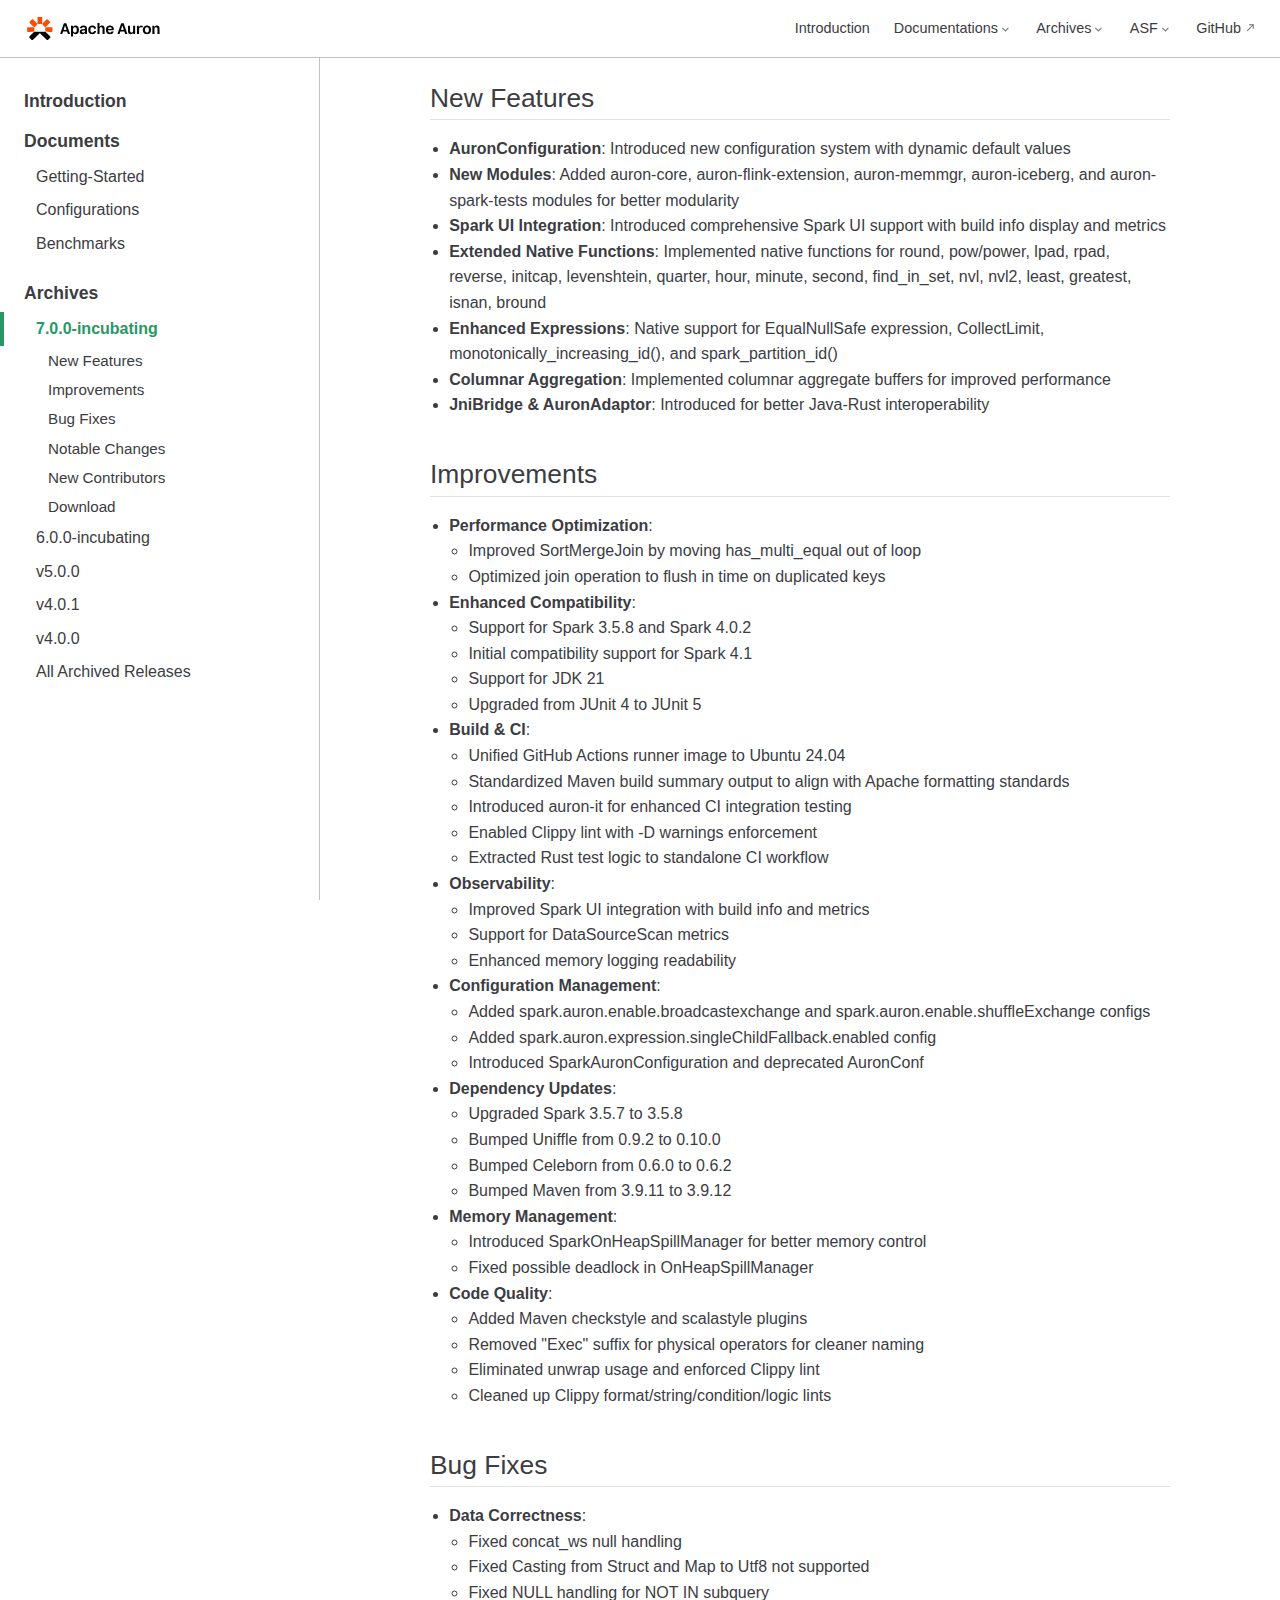
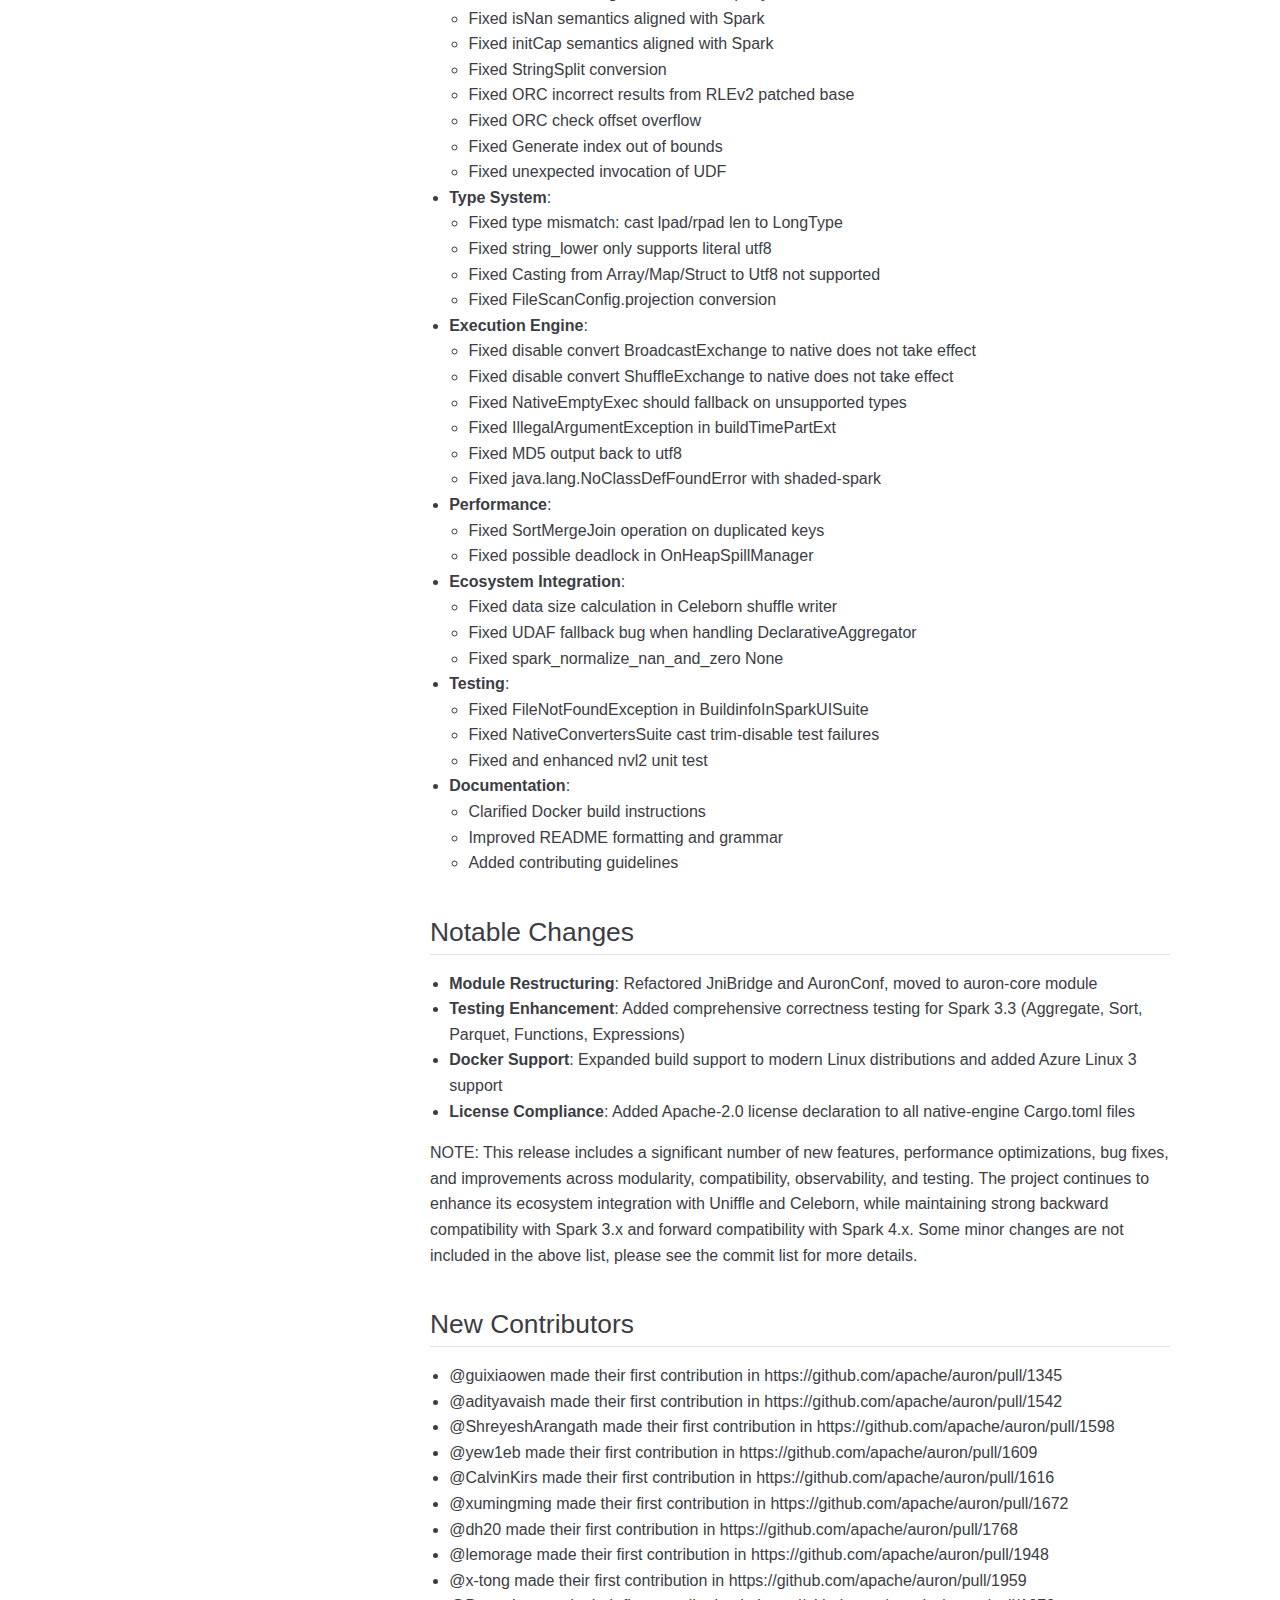
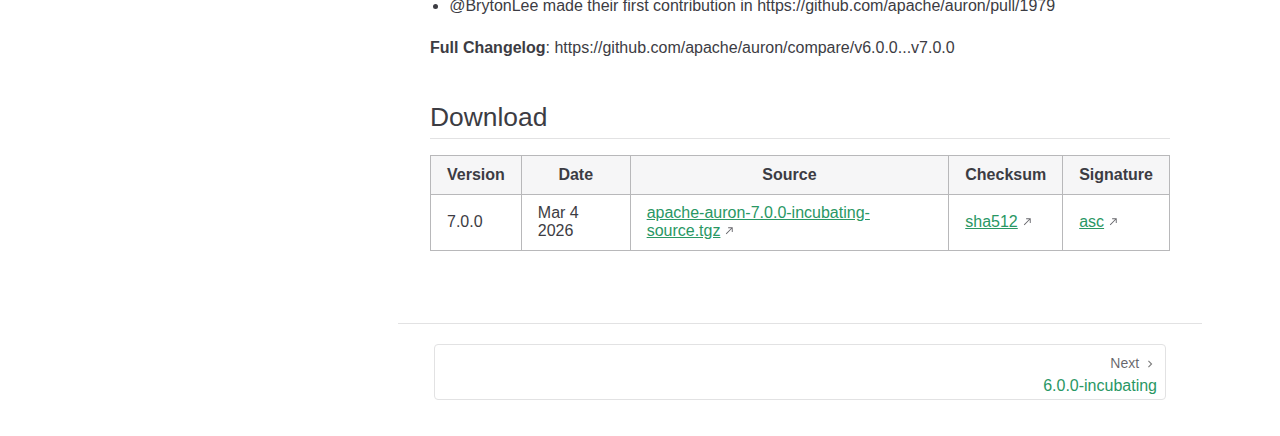
<file: archives/v7.0.0-incubating.html>
<!doctype html>
<html lang="en-US">
  <head>
    <meta charset="utf-8" />
    <meta name="viewport" content="width=device-width,initial-scale=1" />
    <meta name="generator" content="VuePress 2.0.0-rc.18" />
    <style>
      :root {
        --vp-c-bg: #fff;
      }

      [data-theme='dark'] {
        --vp-c-bg: #1b1b1f;
      }

      html,
      body {
        background-color: var(--vp-c-bg);
      }
    </style>
    <script>
      const userMode = localStorage.getItem('vuepress-color-scheme')
      const systemDarkMode =
        'matchMedia' in window
          ? window.matchMedia('(prefers-color-scheme: dark)').matches
          : false

      if (userMode === 'light') {
        document.documentElement.dataset.theme = 'light'
      } else if (userMode === 'dark' || systemDarkMode) {
        document.documentElement.dataset.theme = 'dark'
      }
    </script>
    <title>7.0.0-incubating</title><meta name="description" content="">
    <link rel="preload" href="/assets/style-DD-xIKzv.css" as="style"><link rel="stylesheet" href="/assets/style-DD-xIKzv.css">
    <link rel="modulepreload" href="/assets/app-DwUTni6s.js"><link rel="modulepreload" href="/assets/v7.0.0-incubating.html-BFNc78d3.js">
    <link rel="prefetch" href="/assets/index.html-0LvTRiLJ.js" as="script"><link rel="prefetch" href="/assets/introduction.html-NZ1ZIAY_.js" as="script"><link rel="prefetch" href="/assets/all-releases.html-CVfNzLQz.js" as="script"><link rel="prefetch" href="/assets/v4.0.0.html-BG9fW7nX.js" as="script"><link rel="prefetch" href="/assets/v4.0.1.html-C_p7img_.js" as="script"><link rel="prefetch" href="/assets/v5.0.0.html-DV7mJJcf.js" as="script"><link rel="prefetch" href="/assets/v6.0.0-incubating.html-Be-QBOxd.js" as="script"><link rel="prefetch" href="/assets/benchmarks.html-CEx1i51h.js" as="script"><link rel="prefetch" href="/assets/configuration.html-CGnXkiFP.js" as="script"><link rel="prefetch" href="/assets/getting-started.html-rX8Py8Ux.js" as="script"><link rel="prefetch" href="/assets/404.html-B3eZThQY.js" as="script"><link rel="prefetch" href="/assets/BenchmarkChart-D9LhgxDY.js" as="script"><link rel="prefetch" href="/assets/Footer-BlJL2Mde.js" as="script"><link rel="prefetch" href="/assets/GitHubBadge-CsnYUTun.js" as="script"><link rel="prefetch" href="/assets/Head-Bj5ewqDx.js" as="script">
  </head>
  <body>
    <div id="app"><!--[--><div class="vp-theme-container external-link-icon" vp-container><!--[--><header class="vp-navbar" vp-navbar><div class="vp-toggle-sidebar-button" title="toggle sidebar" aria-expanded="false" role="button" tabindex="0"><div class="icon" aria-hidden="true"><span></span><span></span><span></span></div></div><span><a class="route-link" href="/"><img class="vp-site-logo" src="/auron.svg" alt><!----></a></span><div class="vp-navbar-items-wrapper" style=""><!--[--><!--]--><nav class="vp-navbar-items vp-hide-mobile" aria-label="site navigation"><!--[--><div class="vp-navbar-item"><a class="route-link auto-link" href="/introduction.html" aria-label="Introduction"><!---->Introduction<!----></a></div><div class="vp-navbar-item"><div class="vp-navbar-dropdown-wrapper"><button class="vp-navbar-dropdown-title" type="button" aria-label="Documentations"><span class="title">Documentations</span><span class="arrow down"></span></button><button class="vp-navbar-dropdown-title-mobile" type="button" aria-label="Documentations"><span class="title">Documentations</span><span class="right arrow"></span></button><ul class="vp-navbar-dropdown" style="display:none;"><!--[--><li class="vp-navbar-dropdown-item"><a class="route-link auto-link" href="/documents/getting-started.html" aria-label="Getting Started"><!---->Getting Started<!----></a></li><li class="vp-navbar-dropdown-item"><a class="route-link auto-link" href="/documents/configuration.html" aria-label="Configuration"><!---->Configuration<!----></a></li><li class="vp-navbar-dropdown-item"><a class="route-link auto-link" href="/documents/benchmarks.html" aria-label="Benchmarks"><!---->Benchmarks<!----></a></li><!--]--></ul></div></div><div class="vp-navbar-item"><div class="vp-navbar-dropdown-wrapper"><button class="vp-navbar-dropdown-title" type="button" aria-label="Archives"><span class="title">Archives</span><span class="arrow down"></span></button><button class="vp-navbar-dropdown-title-mobile" type="button" aria-label="Archives"><span class="title">Archives</span><span class="right arrow"></span></button><ul class="vp-navbar-dropdown" style="display:none;"><!--[--><li class="vp-navbar-dropdown-item"><a class="route-link route-link-active auto-link" href="/archives/v7.0.0-incubating.html" aria-label="v7.0.0-incubating"><!---->v7.0.0-incubating<!----></a></li><li class="vp-navbar-dropdown-item"><a class="route-link auto-link" href="/archives/v6.0.0-incubating.html" aria-label="v6.0.0-incubating"><!---->v6.0.0-incubating<!----></a></li><li class="vp-navbar-dropdown-item"><a class="route-link auto-link" href="/archives/v5.0.0.html" aria-label="v5.0.0"><!---->v5.0.0<!----></a></li><li class="vp-navbar-dropdown-item"><a class="route-link auto-link" href="/archives/v4.0.1.html" aria-label="v4.0.1"><!---->v4.0.1<!----></a></li><li class="vp-navbar-dropdown-item"><a class="route-link auto-link" href="/archives/v4.0.0.html" aria-label="v4.0.0"><!---->v4.0.0<!----></a></li><li class="vp-navbar-dropdown-item"><a class="route-link auto-link" href="/archives/all-releases.html" aria-label="All Archived Releases"><!---->All Archived Releases<!----></a></li><!--]--></ul></div></div><div class="vp-navbar-item"><div class="vp-navbar-dropdown-wrapper"><button class="vp-navbar-dropdown-title" type="button" aria-label="ASF"><span class="title">ASF</span><span class="arrow down"></span></button><button class="vp-navbar-dropdown-title-mobile" type="button" aria-label="ASF"><span class="title">ASF</span><span class="right arrow"></span></button><ul class="vp-navbar-dropdown" style="display:none;"><!--[--><li class="vp-navbar-dropdown-item"><a class="auto-link external-link" href="https://www.apache.org/licenses/" aria-label="License" rel="noopener noreferrer" target="_blank"><!---->License<!----></a></li><li class="vp-navbar-dropdown-item"><a class="auto-link external-link" href="https://www.apache.org/security/" aria-label="Security" rel="noopener noreferrer" target="_blank"><!---->Security<!----></a></li><li class="vp-navbar-dropdown-item"><a class="auto-link external-link" href="https://privacy.apache.org/policies/privacy-policy-public.html" aria-label="Privacy" rel="noopener noreferrer" target="_blank"><!---->Privacy<!----></a></li><li class="vp-navbar-dropdown-item"><a class="auto-link external-link" href="https://www.apache.org/foundation/thanks.html" aria-label="Thanks" rel="noopener noreferrer" target="_blank"><!---->Thanks<!----></a></li><li class="vp-navbar-dropdown-item"><a class="auto-link external-link" href="https://www.apache.org/foundation/sponsorship.html" aria-label="Sponsorship" rel="noopener noreferrer" target="_blank"><!---->Sponsorship<!----></a></li><li class="vp-navbar-dropdown-item"><a class="auto-link external-link" href="https://events.apache.org/" aria-label="Events" rel="noopener noreferrer" target="_blank"><!---->Events<!----></a></li><li class="vp-navbar-dropdown-item"><a class="auto-link external-link" href="https://www.apache.org/" aria-label="Foundation" rel="noopener noreferrer" target="_blank"><!---->Foundation<!----></a></li><!--]--></ul></div></div><div class="vp-navbar-item"><a class="auto-link external-link" href="https://github.com/apache/auron" aria-label="GitHub" rel="noopener noreferrer" target="_blank"><!---->GitHub<!----></a></div><!--]--></nav><!--[--><!--]--><!----><!----></div></header><!--]--><div class="vp-sidebar-mask"></div><!--[--><aside class="vp-sidebar" vp-sidebar><nav class="vp-navbar-items" aria-label="site navigation"><!--[--><div class="vp-navbar-item"><a class="route-link auto-link" href="/introduction.html" aria-label="Introduction"><!---->Introduction<!----></a></div><div class="vp-navbar-item"><div class="vp-navbar-dropdown-wrapper"><button class="vp-navbar-dropdown-title" type="button" aria-label="Documentations"><span class="title">Documentations</span><span class="arrow down"></span></button><button class="vp-navbar-dropdown-title-mobile" type="button" aria-label="Documentations"><span class="title">Documentations</span><span class="right arrow"></span></button><ul class="vp-navbar-dropdown" style="display:none;"><!--[--><li class="vp-navbar-dropdown-item"><a class="route-link auto-link" href="/documents/getting-started.html" aria-label="Getting Started"><!---->Getting Started<!----></a></li><li class="vp-navbar-dropdown-item"><a class="route-link auto-link" href="/documents/configuration.html" aria-label="Configuration"><!---->Configuration<!----></a></li><li class="vp-navbar-dropdown-item"><a class="route-link auto-link" href="/documents/benchmarks.html" aria-label="Benchmarks"><!---->Benchmarks<!----></a></li><!--]--></ul></div></div><div class="vp-navbar-item"><div class="vp-navbar-dropdown-wrapper"><button class="vp-navbar-dropdown-title" type="button" aria-label="Archives"><span class="title">Archives</span><span class="arrow down"></span></button><button class="vp-navbar-dropdown-title-mobile" type="button" aria-label="Archives"><span class="title">Archives</span><span class="right arrow"></span></button><ul class="vp-navbar-dropdown" style="display:none;"><!--[--><li class="vp-navbar-dropdown-item"><a class="route-link route-link-active auto-link" href="/archives/v7.0.0-incubating.html" aria-label="v7.0.0-incubating"><!---->v7.0.0-incubating<!----></a></li><li class="vp-navbar-dropdown-item"><a class="route-link auto-link" href="/archives/v6.0.0-incubating.html" aria-label="v6.0.0-incubating"><!---->v6.0.0-incubating<!----></a></li><li class="vp-navbar-dropdown-item"><a class="route-link auto-link" href="/archives/v5.0.0.html" aria-label="v5.0.0"><!---->v5.0.0<!----></a></li><li class="vp-navbar-dropdown-item"><a class="route-link auto-link" href="/archives/v4.0.1.html" aria-label="v4.0.1"><!---->v4.0.1<!----></a></li><li class="vp-navbar-dropdown-item"><a class="route-link auto-link" href="/archives/v4.0.0.html" aria-label="v4.0.0"><!---->v4.0.0<!----></a></li><li class="vp-navbar-dropdown-item"><a class="route-link auto-link" href="/archives/all-releases.html" aria-label="All Archived Releases"><!---->All Archived Releases<!----></a></li><!--]--></ul></div></div><div class="vp-navbar-item"><div class="vp-navbar-dropdown-wrapper"><button class="vp-navbar-dropdown-title" type="button" aria-label="ASF"><span class="title">ASF</span><span class="arrow down"></span></button><button class="vp-navbar-dropdown-title-mobile" type="button" aria-label="ASF"><span class="title">ASF</span><span class="right arrow"></span></button><ul class="vp-navbar-dropdown" style="display:none;"><!--[--><li class="vp-navbar-dropdown-item"><a class="auto-link external-link" href="https://www.apache.org/licenses/" aria-label="License" rel="noopener noreferrer" target="_blank"><!---->License<!----></a></li><li class="vp-navbar-dropdown-item"><a class="auto-link external-link" href="https://www.apache.org/security/" aria-label="Security" rel="noopener noreferrer" target="_blank"><!---->Security<!----></a></li><li class="vp-navbar-dropdown-item"><a class="auto-link external-link" href="https://privacy.apache.org/policies/privacy-policy-public.html" aria-label="Privacy" rel="noopener noreferrer" target="_blank"><!---->Privacy<!----></a></li><li class="vp-navbar-dropdown-item"><a class="auto-link external-link" href="https://www.apache.org/foundation/thanks.html" aria-label="Thanks" rel="noopener noreferrer" target="_blank"><!---->Thanks<!----></a></li><li class="vp-navbar-dropdown-item"><a class="auto-link external-link" href="https://www.apache.org/foundation/sponsorship.html" aria-label="Sponsorship" rel="noopener noreferrer" target="_blank"><!---->Sponsorship<!----></a></li><li class="vp-navbar-dropdown-item"><a class="auto-link external-link" href="https://events.apache.org/" aria-label="Events" rel="noopener noreferrer" target="_blank"><!---->Events<!----></a></li><li class="vp-navbar-dropdown-item"><a class="auto-link external-link" href="https://www.apache.org/" aria-label="Foundation" rel="noopener noreferrer" target="_blank"><!---->Foundation<!----></a></li><!--]--></ul></div></div><div class="vp-navbar-item"><a class="auto-link external-link" href="https://github.com/apache/auron" aria-label="GitHub" rel="noopener noreferrer" target="_blank"><!---->GitHub<!----></a></div><!--]--></nav><!--[--><!--]--><ul class="vp-sidebar-items"><!--[--><li><a class="route-link auto-link vp-sidebar-item vp-sidebar-heading" href="/introduction.html" aria-label="Introduction"><!---->Introduction<!----></a><!----></li><li><p tabindex="0" class="vp-sidebar-item vp-sidebar-heading">Documents <!----></p><ul class="vp-sidebar-children" style=""><!--[--><li><a class="route-link auto-link vp-sidebar-item" href="/documents/getting-started.html" aria-label="Getting-Started"><!---->Getting-Started<!----></a><!----></li><li><a class="route-link auto-link vp-sidebar-item" href="/documents/configuration.html" aria-label="Configurations"><!---->Configurations<!----></a><!----></li><li><a class="route-link auto-link vp-sidebar-item" href="/documents/benchmarks.html" aria-label="Benchmarks"><!---->Benchmarks<!----></a><!----></li><!--]--></ul></li><li><p tabindex="0" class="vp-sidebar-item vp-sidebar-heading active">Archives <!----></p><ul class="vp-sidebar-children" style=""><!--[--><li><a class="route-link route-link-active auto-link vp-sidebar-item active" href="/archives/v7.0.0-incubating.html" aria-label="7.0.0-incubating"><!---->7.0.0-incubating<!----></a><!----></li><li><a class="route-link auto-link vp-sidebar-item" href="/archives/v6.0.0-incubating.html" aria-label="6.0.0-incubating"><!---->6.0.0-incubating<!----></a><!----></li><li><a class="route-link auto-link vp-sidebar-item" href="/archives/v5.0.0.html" aria-label="v5.0.0"><!---->v5.0.0<!----></a><!----></li><li><a class="route-link auto-link vp-sidebar-item" href="/archives/v4.0.1.html" aria-label="v4.0.1"><!---->v4.0.1<!----></a><!----></li><li><a class="route-link auto-link vp-sidebar-item" href="/archives/v4.0.0.html" aria-label="v4.0.0"><!---->v4.0.0<!----></a><!----></li><li><a class="route-link auto-link vp-sidebar-item" href="/archives/all-releases.html" aria-label="All Archived Releases"><!---->All Archived Releases<!----></a><!----></li><!--]--></ul></li><!--]--></ul><!--[--><!--]--></aside><!--]--><!--[--><main class="vp-page"><!--[--><!--]--><div class="theme-default-content" vp-content><!--[--><!--]--><div><h2 id="new-features" tabindex="-1"><a class="header-anchor" href="#new-features"><span>New Features</span></a></h2><ul><li><strong>AuronConfiguration</strong>: Introduced new configuration system with dynamic default values</li><li><strong>New Modules</strong>: Added auron-core, auron-flink-extension, auron-memmgr, auron-iceberg, and auron-spark-tests modules for better modularity</li><li><strong>Spark UI Integration</strong>: Introduced comprehensive Spark UI support with build info display and metrics</li><li><strong>Extended Native Functions</strong>: Implemented native functions for round, pow/power, lpad, rpad, reverse, initcap, levenshtein, quarter, hour, minute, second, find_in_set, nvl, nvl2, least, greatest, isnan, bround</li><li><strong>Enhanced Expressions</strong>: Native support for EqualNullSafe expression, CollectLimit, monotonically_increasing_id(), and spark_partition_id()</li><li><strong>Columnar Aggregation</strong>: Implemented columnar aggregate buffers for improved performance</li><li><strong>JniBridge &amp; AuronAdaptor</strong>: Introduced for better Java-Rust interoperability</li></ul><h2 id="improvements" tabindex="-1"><a class="header-anchor" href="#improvements"><span>Improvements</span></a></h2><ul><li><strong>Performance Optimization</strong>: <ul><li>Improved SortMergeJoin by moving has_multi_equal out of loop</li><li>Optimized join operation to flush in time on duplicated keys</li></ul></li><li><strong>Enhanced Compatibility</strong>: <ul><li>Support for Spark 3.5.8 and Spark 4.0.2</li><li>Initial compatibility support for Spark 4.1</li><li>Support for JDK 21</li><li>Upgraded from JUnit 4 to JUnit 5</li></ul></li><li><strong>Build &amp; CI</strong>: <ul><li>Unified GitHub Actions runner image to Ubuntu 24.04</li><li>Standardized Maven build summary output to align with Apache formatting standards</li><li>Introduced auron-it for enhanced CI integration testing</li><li>Enabled Clippy lint with -D warnings enforcement</li><li>Extracted Rust test logic to standalone CI workflow</li></ul></li><li><strong>Observability</strong>: <ul><li>Improved Spark UI integration with build info and metrics</li><li>Support for DataSourceScan metrics</li><li>Enhanced memory logging readability</li></ul></li><li><strong>Configuration Management</strong>: <ul><li>Added spark.auron.enable.broadcastexchange and spark.auron.enable.shuffleExchange configs</li><li>Added spark.auron.expression.singleChildFallback.enabled config</li><li>Introduced SparkAuronConfiguration and deprecated AuronConf</li></ul></li><li><strong>Dependency Updates</strong>: <ul><li>Upgraded Spark 3.5.7 to 3.5.8</li><li>Bumped Uniffle from 0.9.2 to 0.10.0</li><li>Bumped Celeborn from 0.6.0 to 0.6.2</li><li>Bumped Maven from 3.9.11 to 3.9.12</li></ul></li><li><strong>Memory Management</strong>: <ul><li>Introduced SparkOnHeapSpillManager for better memory control</li><li>Fixed possible deadlock in OnHeapSpillManager</li></ul></li><li><strong>Code Quality</strong>: <ul><li>Added Maven checkstyle and scalastyle plugins</li><li>Removed &quot;Exec&quot; suffix for physical operators for cleaner naming</li><li>Eliminated unwrap usage and enforced Clippy lint</li><li>Cleaned up Clippy format/string/condition/logic lints</li></ul></li></ul><h2 id="bug-fixes" tabindex="-1"><a class="header-anchor" href="#bug-fixes"><span>Bug Fixes</span></a></h2><ul><li><strong>Data Correctness</strong>: <ul><li>Fixed concat_ws null handling</li><li>Fixed Casting from Struct and Map to Utf8 not supported</li><li>Fixed NULL handling for NOT IN subquery</li><li>Fixed isNan semantics aligned with Spark</li><li>Fixed initCap semantics aligned with Spark</li><li>Fixed StringSplit conversion</li><li>Fixed ORC incorrect results from RLEv2 patched base</li><li>Fixed ORC check offset overflow</li><li>Fixed Generate index out of bounds</li><li>Fixed unexpected invocation of UDF</li></ul></li><li><strong>Type System</strong>: <ul><li>Fixed type mismatch: cast lpad/rpad len to LongType</li><li>Fixed string_lower only supports literal utf8</li><li>Fixed Casting from Array/Map/Struct to Utf8 not supported</li><li>Fixed FileScanConfig.projection conversion</li></ul></li><li><strong>Execution Engine</strong>: <ul><li>Fixed disable convert BroadcastExchange to native does not take effect</li><li>Fixed disable convert ShuffleExchange to native does not take effect</li><li>Fixed NativeEmptyExec should fallback on unsupported types</li><li>Fixed IllegalArgumentException in buildTimePartExt</li><li>Fixed MD5 output back to utf8</li><li>Fixed java.lang.NoClassDefFoundError with shaded-spark</li></ul></li><li><strong>Performance</strong>: <ul><li>Fixed SortMergeJoin operation on duplicated keys</li><li>Fixed possible deadlock in OnHeapSpillManager</li></ul></li><li><strong>Ecosystem Integration</strong>: <ul><li>Fixed data size calculation in Celeborn shuffle writer</li><li>Fixed UDAF fallback bug when handling DeclarativeAggregator</li><li>Fixed spark_normalize_nan_and_zero None</li></ul></li><li><strong>Testing</strong>: <ul><li>Fixed FileNotFoundException in BuildinfoInSparkUISuite</li><li>Fixed NativeConvertersSuite cast trim-disable test failures</li><li>Fixed and enhanced nvl2 unit test</li></ul></li><li><strong>Documentation</strong>: <ul><li>Clarified Docker build instructions</li><li>Improved README formatting and grammar</li><li>Added contributing guidelines</li></ul></li></ul><h2 id="notable-changes" tabindex="-1"><a class="header-anchor" href="#notable-changes"><span>Notable Changes</span></a></h2><ul><li><strong>Module Restructuring</strong>: Refactored JniBridge and AuronConf, moved to auron-core module</li><li><strong>Testing Enhancement</strong>: Added comprehensive correctness testing for Spark 3.3 (Aggregate, Sort, Parquet, Functions, Expressions)</li><li><strong>Docker Support</strong>: Expanded build support to modern Linux distributions and added Azure Linux 3 support</li><li><strong>License Compliance</strong>: Added Apache-2.0 license declaration to all native-engine Cargo.toml files</li></ul><p>NOTE: This release includes a significant number of new features, performance optimizations, bug fixes, and improvements across modularity, compatibility, observability, and testing. The project continues to enhance its ecosystem integration with Uniffle and Celeborn, while maintaining strong backward compatibility with Spark 3.x and forward compatibility with Spark 4.x. Some minor changes are not included in the above list, please see the commit list for more details.</p><h2 id="new-contributors" tabindex="-1"><a class="header-anchor" href="#new-contributors"><span>New Contributors</span></a></h2><ul><li>@guixiaowen made their first contribution in https://github.com/apache/auron/pull/1345</li><li>@adityavaish made their first contribution in https://github.com/apache/auron/pull/1542</li><li>@ShreyeshArangath made their first contribution in https://github.com/apache/auron/pull/1598</li><li>@yew1eb made their first contribution in https://github.com/apache/auron/pull/1609</li><li>@CalvinKirs made their first contribution in https://github.com/apache/auron/pull/1616</li><li>@xumingming made their first contribution in https://github.com/apache/auron/pull/1672</li><li>@dh20 made their first contribution in https://github.com/apache/auron/pull/1768</li><li>@lemorage made their first contribution in https://github.com/apache/auron/pull/1948</li><li>@x-tong made their first contribution in https://github.com/apache/auron/pull/1959</li><li>@BrytonLee made their first contribution in https://github.com/apache/auron/pull/1979</li></ul><p><strong>Full Changelog</strong>: https://github.com/apache/auron/compare/v6.0.0...v7.0.0</p><h2 id="download" tabindex="-1"><a class="header-anchor" href="#download"><span>Download</span></a></h2><table class="my-table"><tr><th>Version</th><th>Date</th><th>Source</th><th>Checksum</th><th>Signature</th></tr><tr><td>7.0.0</td><td>Mar 4 2026</td><td><a href="https://dist.apache.org/repos/dist/release/incubator/auron/auron-7.0.0-incubating/apache-auron-7.0.0-incubating-source.tgz" target="_blank">apache-auron-7.0.0-incubating-source.tgz</a> <br></td><td><a href="https://dist.apache.org/repos/dist/release/incubator/auron/auron-7.0.0-incubating/apache-auron-7.0.0-incubating-source.tgz.sha512" target="_blank">sha512</a> <br></td><td><a href="https://dist.apache.org/repos/dist/release/incubator/auron/auron-7.0.0-incubating/apache-auron-7.0.0-incubating-source.tgz.asc" target="_blank">asc</a> <br></td></tr></table></div><!--[--><!--]--></div><footer class="vp-page-meta"><!----><div class="vp-meta-item git-info"><!----><!----></div></footer><nav class="vp-page-nav" aria-label="page navigation"><!----><a class="route-link auto-link next" href="/archives/v6.0.0-incubating.html" aria-label="6.0.0-incubating"><div class="hint">Next <span class="arrow right"></span></div><div class="link"><span>6.0.0-incubating</span></div></a></nav><!--[--><!--]--></main><!--]--></div><!--[--><!----><!--]--><!--]--></div>
    <script type="module" src="/assets/app-DwUTni6s.js" defer></script>
  </body>
</html>
</file>
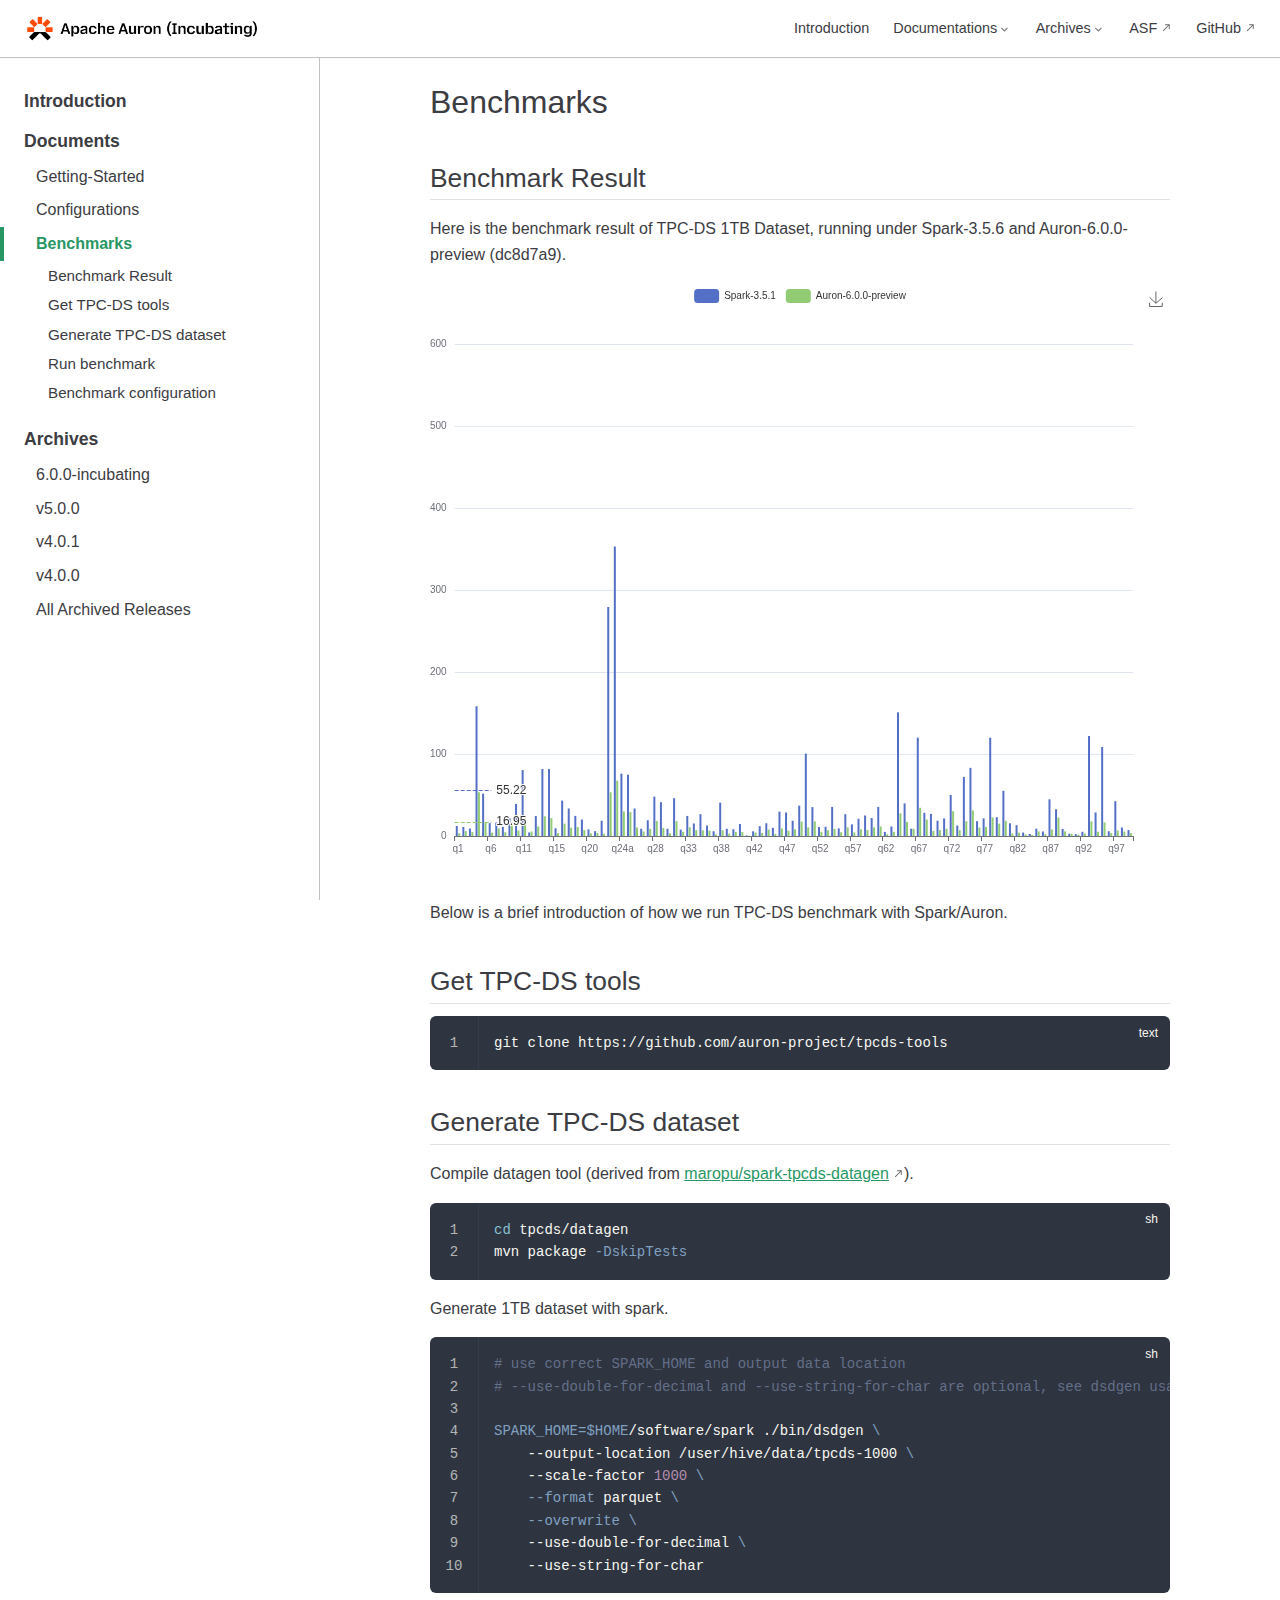
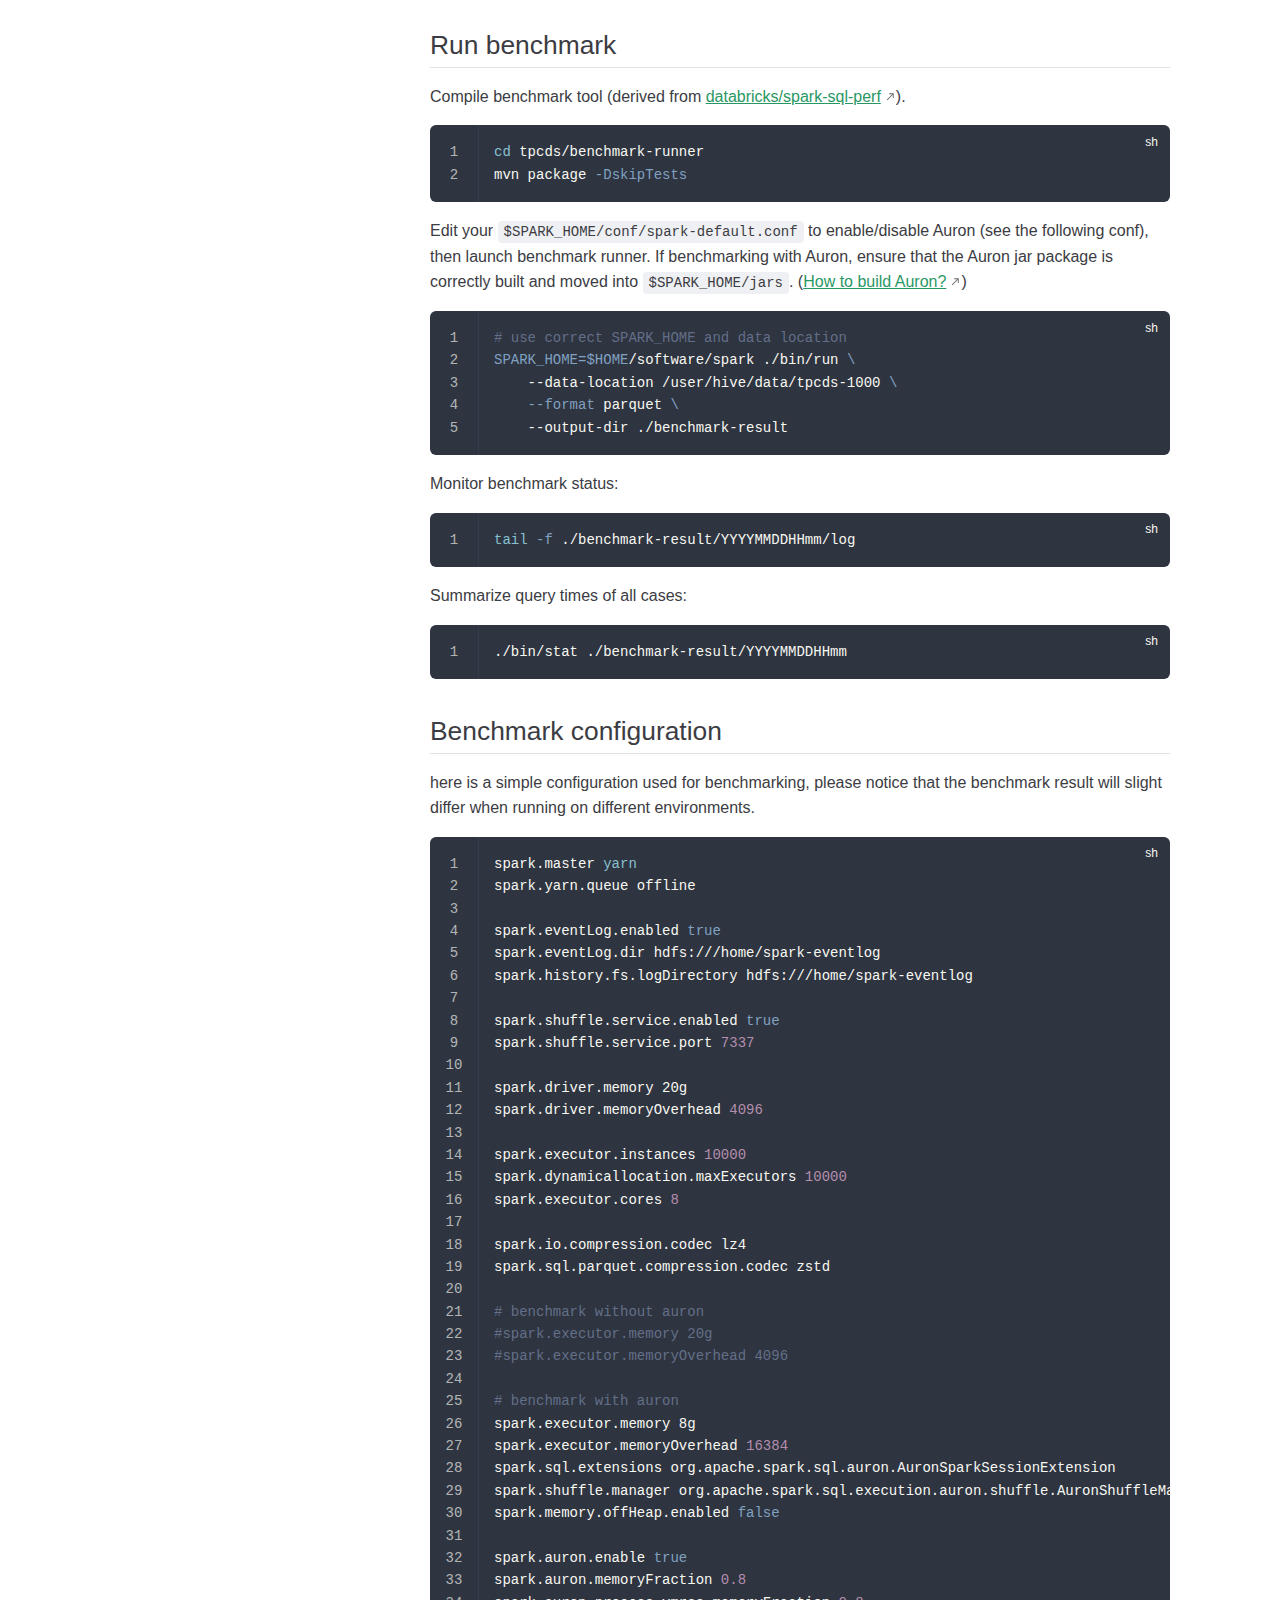
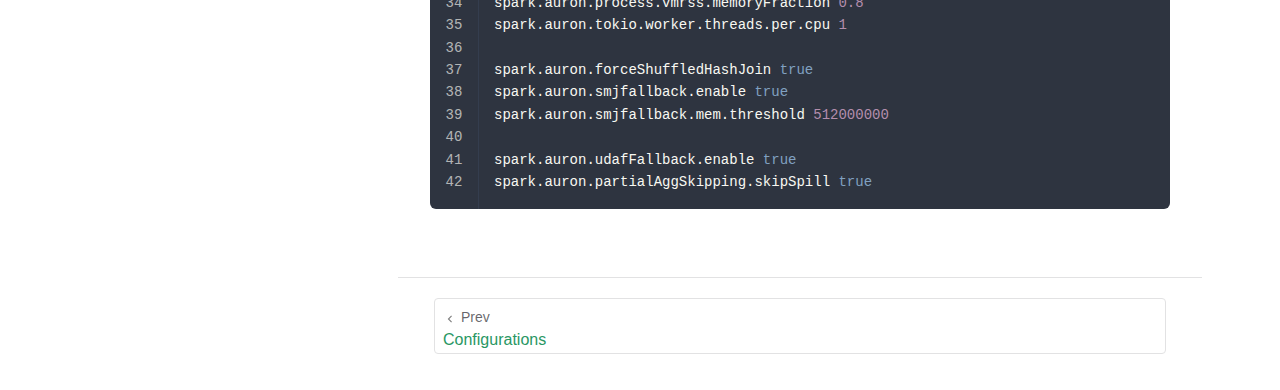
<file: documents/benchmarks.html>
<!doctype html>
<html lang="en-US">
  <head>
    <meta charset="utf-8" />
    <meta name="viewport" content="width=device-width,initial-scale=1" />
    <meta name="generator" content="VuePress 2.0.0-rc.18" />
    <style>
      :root {
        --vp-c-bg: #fff;
      }

      [data-theme='dark'] {
        --vp-c-bg: #1b1b1f;
      }

      html,
      body {
        background-color: var(--vp-c-bg);
      }
    </style>
    <script>
      const userMode = localStorage.getItem('vuepress-color-scheme')
      const systemDarkMode =
        'matchMedia' in window
          ? window.matchMedia('(prefers-color-scheme: dark)').matches
          : false

      if (userMode === 'light') {
        document.documentElement.dataset.theme = 'light'
      } else if (userMode === 'dark' || systemDarkMode) {
        document.documentElement.dataset.theme = 'dark'
      }
    </script>
    <title>Benchmarks</title><meta name="description" content="">
    <link rel="preload" href="/assets/style-1IuGxZpd.css" as="style"><link rel="stylesheet" href="/assets/style-1IuGxZpd.css">
    <link rel="modulepreload" href="/assets/app-sY7XOxNe.js"><link rel="modulepreload" href="/assets/benchmarks.html-CWN876m7.js">
    <link rel="prefetch" href="/assets/index.html-PkffgwHc.js" as="script"><link rel="prefetch" href="/assets/introduction.html-CL9YOwhC.js" as="script"><link rel="prefetch" href="/assets/all-releases.html-Nr6BuJUG.js" as="script"><link rel="prefetch" href="/assets/v4.0.0.html-D5ZFmOy6.js" as="script"><link rel="prefetch" href="/assets/v4.0.1.html-DHqXlf1r.js" as="script"><link rel="prefetch" href="/assets/v5.0.0.html-C08lMwdv.js" as="script"><link rel="prefetch" href="/assets/v6.0.0-incubating.html-BhR15IeK.js" as="script"><link rel="prefetch" href="/assets/configuration.html-DvIcaWqY.js" as="script"><link rel="prefetch" href="/assets/getting-started.html-wgkBfIVo.js" as="script"><link rel="prefetch" href="/assets/404.html-SQKUCjTd.js" as="script"><link rel="prefetch" href="/assets/BenchmarkChart-CWdkyrNX.js" as="script"><link rel="prefetch" href="/assets/Footer-B0N8Fzv_.js" as="script"><link rel="prefetch" href="/assets/GitHubBadge-8ecJNMZx.js" as="script"><link rel="prefetch" href="/assets/Head-CgrXLWAb.js" as="script">
  </head>
  <body>
    <div id="app"><!--[--><div class="vp-theme-container external-link-icon" vp-container><!--[--><header class="vp-navbar" vp-navbar><div class="vp-toggle-sidebar-button" title="toggle sidebar" aria-expanded="false" role="button" tabindex="0"><div class="icon" aria-hidden="true"><span></span><span></span><span></span></div></div><span><a class="route-link" href="/"><img class="vp-site-logo" src="/auron-incubating-banner.png" alt><!----></a></span><div class="vp-navbar-items-wrapper" style=""><!--[--><!--]--><nav class="vp-navbar-items vp-hide-mobile" aria-label="site navigation"><!--[--><div class="vp-navbar-item"><a class="route-link auto-link" href="/introduction.html" aria-label="Introduction"><!---->Introduction<!----></a></div><div class="vp-navbar-item"><div class="vp-navbar-dropdown-wrapper"><button class="vp-navbar-dropdown-title" type="button" aria-label="Documentations"><span class="title">Documentations</span><span class="arrow down"></span></button><button class="vp-navbar-dropdown-title-mobile" type="button" aria-label="Documentations"><span class="title">Documentations</span><span class="right arrow"></span></button><ul class="vp-navbar-dropdown" style="display:none;"><!--[--><li class="vp-navbar-dropdown-item"><a class="route-link auto-link" href="/documents/getting-started.html" aria-label="Getting Started"><!---->Getting Started<!----></a></li><li class="vp-navbar-dropdown-item"><a class="route-link auto-link" href="/documents/configuration.html" aria-label="Configuration"><!---->Configuration<!----></a></li><li class="vp-navbar-dropdown-item"><a class="route-link route-link-active auto-link" href="/documents/benchmarks.html" aria-label="Benchmarks"><!---->Benchmarks<!----></a></li><!--]--></ul></div></div><div class="vp-navbar-item"><div class="vp-navbar-dropdown-wrapper"><button class="vp-navbar-dropdown-title" type="button" aria-label="Archives"><span class="title">Archives</span><span class="arrow down"></span></button><button class="vp-navbar-dropdown-title-mobile" type="button" aria-label="Archives"><span class="title">Archives</span><span class="right arrow"></span></button><ul class="vp-navbar-dropdown" style="display:none;"><!--[--><li class="vp-navbar-dropdown-item"><a class="route-link auto-link" href="/archives/v6.0.0-incubating.html" aria-label="v6.0.0-incubating"><!---->v6.0.0-incubating<!----></a></li><li class="vp-navbar-dropdown-item"><a class="route-link auto-link" href="/archives/v5.0.0.html" aria-label="v5.0.0"><!---->v5.0.0<!----></a></li><li class="vp-navbar-dropdown-item"><a class="route-link auto-link" href="/archives/v4.0.1.html" aria-label="v4.0.1"><!---->v4.0.1<!----></a></li><li class="vp-navbar-dropdown-item"><a class="route-link auto-link" href="/archives/v4.0.0.html" aria-label="v4.0.0"><!---->v4.0.0<!----></a></li><li class="vp-navbar-dropdown-item"><a class="route-link auto-link" href="/archives/all-releases.html" aria-label="All Archived Releases"><!---->All Archived Releases<!----></a></li><!--]--></ul></div></div><div class="vp-navbar-item"><a class="auto-link external-link" href="https://www.apache.org/" aria-label="ASF" rel="noopener noreferrer" target="_blank"><!---->ASF<!----></a></div><div class="vp-navbar-item"><a class="auto-link external-link" href="https://github.com/apache/auron" aria-label="GitHub" rel="noopener noreferrer" target="_blank"><!---->GitHub<!----></a></div><!--]--></nav><!--[--><!--]--><!----><!----></div></header><!--]--><div class="vp-sidebar-mask"></div><!--[--><aside class="vp-sidebar" vp-sidebar><nav class="vp-navbar-items" aria-label="site navigation"><!--[--><div class="vp-navbar-item"><a class="route-link auto-link" href="/introduction.html" aria-label="Introduction"><!---->Introduction<!----></a></div><div class="vp-navbar-item"><div class="vp-navbar-dropdown-wrapper"><button class="vp-navbar-dropdown-title" type="button" aria-label="Documentations"><span class="title">Documentations</span><span class="arrow down"></span></button><button class="vp-navbar-dropdown-title-mobile" type="button" aria-label="Documentations"><span class="title">Documentations</span><span class="right arrow"></span></button><ul class="vp-navbar-dropdown" style="display:none;"><!--[--><li class="vp-navbar-dropdown-item"><a class="route-link auto-link" href="/documents/getting-started.html" aria-label="Getting Started"><!---->Getting Started<!----></a></li><li class="vp-navbar-dropdown-item"><a class="route-link auto-link" href="/documents/configuration.html" aria-label="Configuration"><!---->Configuration<!----></a></li><li class="vp-navbar-dropdown-item"><a class="route-link route-link-active auto-link" href="/documents/benchmarks.html" aria-label="Benchmarks"><!---->Benchmarks<!----></a></li><!--]--></ul></div></div><div class="vp-navbar-item"><div class="vp-navbar-dropdown-wrapper"><button class="vp-navbar-dropdown-title" type="button" aria-label="Archives"><span class="title">Archives</span><span class="arrow down"></span></button><button class="vp-navbar-dropdown-title-mobile" type="button" aria-label="Archives"><span class="title">Archives</span><span class="right arrow"></span></button><ul class="vp-navbar-dropdown" style="display:none;"><!--[--><li class="vp-navbar-dropdown-item"><a class="route-link auto-link" href="/archives/v6.0.0-incubating.html" aria-label="v6.0.0-incubating"><!---->v6.0.0-incubating<!----></a></li><li class="vp-navbar-dropdown-item"><a class="route-link auto-link" href="/archives/v5.0.0.html" aria-label="v5.0.0"><!---->v5.0.0<!----></a></li><li class="vp-navbar-dropdown-item"><a class="route-link auto-link" href="/archives/v4.0.1.html" aria-label="v4.0.1"><!---->v4.0.1<!----></a></li><li class="vp-navbar-dropdown-item"><a class="route-link auto-link" href="/archives/v4.0.0.html" aria-label="v4.0.0"><!---->v4.0.0<!----></a></li><li class="vp-navbar-dropdown-item"><a class="route-link auto-link" href="/archives/all-releases.html" aria-label="All Archived Releases"><!---->All Archived Releases<!----></a></li><!--]--></ul></div></div><div class="vp-navbar-item"><a class="auto-link external-link" href="https://www.apache.org/" aria-label="ASF" rel="noopener noreferrer" target="_blank"><!---->ASF<!----></a></div><div class="vp-navbar-item"><a class="auto-link external-link" href="https://github.com/apache/auron" aria-label="GitHub" rel="noopener noreferrer" target="_blank"><!---->GitHub<!----></a></div><!--]--></nav><!--[--><!--]--><ul class="vp-sidebar-items"><!--[--><li><a class="route-link auto-link vp-sidebar-item vp-sidebar-heading" href="/introduction.html" aria-label="Introduction"><!---->Introduction<!----></a><!----></li><li><p tabindex="0" class="vp-sidebar-item vp-sidebar-heading active">Documents <!----></p><ul class="vp-sidebar-children" style=""><!--[--><li><a class="route-link auto-link vp-sidebar-item" href="/documents/getting-started.html" aria-label="Getting-Started"><!---->Getting-Started<!----></a><!----></li><li><a class="route-link auto-link vp-sidebar-item" href="/documents/configuration.html" aria-label="Configurations"><!---->Configurations<!----></a><!----></li><li><a class="route-link route-link-active auto-link vp-sidebar-item active" href="/documents/benchmarks.html" aria-label="Benchmarks"><!---->Benchmarks<!----></a><!----></li><!--]--></ul></li><li><p tabindex="0" class="vp-sidebar-item vp-sidebar-heading">Archives <!----></p><ul class="vp-sidebar-children" style=""><!--[--><li><a class="route-link auto-link vp-sidebar-item" href="/archives/v6.0.0-incubating.html" aria-label="6.0.0-incubating"><!---->6.0.0-incubating<!----></a><!----></li><li><a class="route-link auto-link vp-sidebar-item" href="/archives/v5.0.0.html" aria-label="v5.0.0"><!---->v5.0.0<!----></a><!----></li><li><a class="route-link auto-link vp-sidebar-item" href="/archives/v4.0.1.html" aria-label="v4.0.1"><!---->v4.0.1<!----></a><!----></li><li><a class="route-link auto-link vp-sidebar-item" href="/archives/v4.0.0.html" aria-label="v4.0.0"><!---->v4.0.0<!----></a><!----></li><li><a class="route-link auto-link vp-sidebar-item" href="/archives/all-releases.html" aria-label="All Archived Releases"><!---->All Archived Releases<!----></a><!----></li><!--]--></ul></li><!--]--></ul><!--[--><!--]--></aside><!--]--><!--[--><main class="vp-page"><!--[--><!--]--><div class="theme-default-content" vp-content><!--[--><!--]--><div><h1 id="benchmarks" tabindex="-1"><a class="header-anchor" href="#benchmarks"><span>Benchmarks</span></a></h1><h2 id="benchmark-result" tabindex="-1"><a class="header-anchor" href="#benchmark-result"><span>Benchmark Result</span></a></h2><p>Here is the benchmark result of TPC-DS 1TB Dataset, running under Spark-3.5.6 and Auron-6.0.0-preview (dc8d7a9).</p><!----><p>Below is a brief introduction of how we run TPC-DS benchmark with Spark/Auron.</p><h2 id="get-tpc-ds-tools" tabindex="-1"><a class="header-anchor" href="#get-tpc-ds-tools"><span>Get TPC-DS tools</span></a></h2><div class="language-text line-numbers-mode" data-highlighter="prismjs" data-ext="text" data-title="text"><pre><code><span class="line">git clone https://github.com/auron-project/tpcds-tools</span>
<span class="line"></span></code></pre><div class="line-numbers" aria-hidden="true" style="counter-reset:line-number 0;"><div class="line-number"></div></div></div><h2 id="generate-tpc-ds-dataset" tabindex="-1"><a class="header-anchor" href="#generate-tpc-ds-dataset"><span>Generate TPC-DS dataset</span></a></h2><p>Compile datagen tool (derived from <a href="https://github.com/maropu/spark-tpcds-datagen%5D" target="_blank" rel="noopener noreferrer">maropu/spark-tpcds-datagen</a>).</p><div class="language-bash line-numbers-mode" data-highlighter="prismjs" data-ext="sh" data-title="sh"><pre><code><span class="line"><span class="token builtin class-name">cd</span> tpcds/datagen</span>
<span class="line">mvn package <span class="token parameter variable">-DskipTests</span></span>
<span class="line"></span></code></pre><div class="line-numbers" aria-hidden="true" style="counter-reset:line-number 0;"><div class="line-number"></div><div class="line-number"></div></div></div><p>Generate 1TB dataset with spark.</p><div class="language-bash line-numbers-mode" data-highlighter="prismjs" data-ext="sh" data-title="sh"><pre><code><span class="line"><span class="token comment"># use correct SPARK_HOME and output data location</span></span>
<span class="line"><span class="token comment"># --use-double-for-decimal and --use-string-for-char are optional, see dsdgen usage</span></span>
<span class="line"></span>
<span class="line"><span class="token assign-left variable">SPARK_HOME</span><span class="token operator">=</span><span class="token environment constant">$HOME</span>/software/spark ./bin/dsdgen <span class="token punctuation">\</span></span>
<span class="line">    --output-location /user/hive/data/tpcds-1000 <span class="token punctuation">\</span></span>
<span class="line">    --scale-factor <span class="token number">1000</span> <span class="token punctuation">\</span></span>
<span class="line">    <span class="token parameter variable">--format</span> parquet <span class="token punctuation">\</span></span>
<span class="line">    <span class="token parameter variable">--overwrite</span> <span class="token punctuation">\</span></span>
<span class="line">    --use-double-for-decimal <span class="token punctuation">\</span></span>
<span class="line">    --use-string-for-char</span>
<span class="line"></span></code></pre><div class="line-numbers" aria-hidden="true" style="counter-reset:line-number 0;"><div class="line-number"></div><div class="line-number"></div><div class="line-number"></div><div class="line-number"></div><div class="line-number"></div><div class="line-number"></div><div class="line-number"></div><div class="line-number"></div><div class="line-number"></div><div class="line-number"></div></div></div><h2 id="run-benchmark" tabindex="-1"><a class="header-anchor" href="#run-benchmark"><span>Run benchmark</span></a></h2><p>Compile benchmark tool (derived from <a href="https://github.com/databricks/spark-sql-perf" target="_blank" rel="noopener noreferrer">databricks/spark-sql-perf</a>).</p><div class="language-bash line-numbers-mode" data-highlighter="prismjs" data-ext="sh" data-title="sh"><pre><code><span class="line"><span class="token builtin class-name">cd</span> tpcds/benchmark-runner</span>
<span class="line">mvn package <span class="token parameter variable">-DskipTests</span></span>
<span class="line"></span></code></pre><div class="line-numbers" aria-hidden="true" style="counter-reset:line-number 0;"><div class="line-number"></div><div class="line-number"></div></div></div><p>Edit your <code>$SPARK_HOME/conf/spark-default.conf</code> to enable/disable Auron (see the following conf), then launch benchmark runner. If benchmarking with Auron, ensure that the Auron jar package is correctly built and moved into <code>$SPARK_HOME/jars</code>. (<a href="https://github.com/apache/auron/#build-from-source" target="_blank" rel="noopener noreferrer">How to build Auron?</a>)</p><div class="language-bash line-numbers-mode" data-highlighter="prismjs" data-ext="sh" data-title="sh"><pre><code><span class="line"><span class="token comment"># use correct SPARK_HOME and data location</span></span>
<span class="line"><span class="token assign-left variable">SPARK_HOME</span><span class="token operator">=</span><span class="token environment constant">$HOME</span>/software/spark ./bin/run <span class="token punctuation">\</span></span>
<span class="line">    --data-location /user/hive/data/tpcds-1000 <span class="token punctuation">\</span></span>
<span class="line">    <span class="token parameter variable">--format</span> parquet <span class="token punctuation">\</span></span>
<span class="line">    --output-dir ./benchmark-result</span>
<span class="line"></span></code></pre><div class="line-numbers" aria-hidden="true" style="counter-reset:line-number 0;"><div class="line-number"></div><div class="line-number"></div><div class="line-number"></div><div class="line-number"></div><div class="line-number"></div></div></div><p>Monitor benchmark status:</p><div class="language-bash line-numbers-mode" data-highlighter="prismjs" data-ext="sh" data-title="sh"><pre><code><span class="line"><span class="token function">tail</span> <span class="token parameter variable">-f</span> ./benchmark-result/YYYYMMDDHHmm/log</span>
<span class="line"></span></code></pre><div class="line-numbers" aria-hidden="true" style="counter-reset:line-number 0;"><div class="line-number"></div></div></div><p>Summarize query times of all cases:</p><div class="language-bash line-numbers-mode" data-highlighter="prismjs" data-ext="sh" data-title="sh"><pre><code><span class="line">./bin/stat ./benchmark-result/YYYYMMDDHHmm</span>
<span class="line"></span></code></pre><div class="line-numbers" aria-hidden="true" style="counter-reset:line-number 0;"><div class="line-number"></div></div></div><h2 id="benchmark-configuration" tabindex="-1"><a class="header-anchor" href="#benchmark-configuration"><span>Benchmark configuration</span></a></h2><p>here is a simple configuration used for benchmarking, please notice that the benchmark result will slight differ when running on different environments.</p><div class="language-bash line-numbers-mode" data-highlighter="prismjs" data-ext="sh" data-title="sh"><pre><code><span class="line">spark.master <span class="token function">yarn</span></span>
<span class="line">spark.yarn.queue offline</span>
<span class="line"></span>
<span class="line">spark.eventLog.enabled <span class="token boolean">true</span></span>
<span class="line">spark.eventLog.dir hdfs:///home/spark-eventlog</span>
<span class="line">spark.history.fs.logDirectory hdfs:///home/spark-eventlog</span>
<span class="line"></span>
<span class="line">spark.shuffle.service.enabled <span class="token boolean">true</span></span>
<span class="line">spark.shuffle.service.port <span class="token number">7337</span></span>
<span class="line"></span>
<span class="line">spark.driver.memory 20g</span>
<span class="line">spark.driver.memoryOverhead <span class="token number">4096</span></span>
<span class="line"></span>
<span class="line">spark.executor.instances <span class="token number">10000</span></span>
<span class="line">spark.dynamicallocation.maxExecutors <span class="token number">10000</span></span>
<span class="line">spark.executor.cores <span class="token number">8</span></span>
<span class="line"></span>
<span class="line">spark.io.compression.codec lz4</span>
<span class="line">spark.sql.parquet.compression.codec zstd</span>
<span class="line"></span>
<span class="line"><span class="token comment"># benchmark without auron</span></span>
<span class="line"><span class="token comment">#spark.executor.memory 20g</span></span>
<span class="line"><span class="token comment">#spark.executor.memoryOverhead 4096</span></span>
<span class="line"></span>
<span class="line"><span class="token comment"># benchmark with auron</span></span>
<span class="line">spark.executor.memory 8g</span>
<span class="line">spark.executor.memoryOverhead <span class="token number">16384</span></span>
<span class="line">spark.sql.extensions org.apache.spark.sql.auron.AuronSparkSessionExtension</span>
<span class="line">spark.shuffle.manager org.apache.spark.sql.execution.auron.shuffle.AuronShuffleManager</span>
<span class="line">spark.memory.offHeap.enabled <span class="token boolean">false</span></span>
<span class="line"></span>
<span class="line">spark.auron.enable <span class="token boolean">true</span></span>
<span class="line">spark.auron.memoryFraction <span class="token number">0.8</span></span>
<span class="line">spark.auron.process.vmrss.memoryFraction <span class="token number">0.8</span></span>
<span class="line">spark.auron.tokio.worker.threads.per.cpu <span class="token number">1</span></span>
<span class="line"></span>
<span class="line">spark.auron.forceShuffledHashJoin <span class="token boolean">true</span></span>
<span class="line">spark.auron.smjfallback.enable <span class="token boolean">true</span></span>
<span class="line">spark.auron.smjfallback.mem.threshold <span class="token number">512000000</span></span>
<span class="line"></span>
<span class="line">spark.auron.udafFallback.enable <span class="token boolean">true</span></span>
<span class="line">spark.auron.partialAggSkipping.skipSpill <span class="token boolean">true</span></span>
<span class="line"></span></code></pre><div class="line-numbers" aria-hidden="true" style="counter-reset:line-number 0;"><div class="line-number"></div><div class="line-number"></div><div class="line-number"></div><div class="line-number"></div><div class="line-number"></div><div class="line-number"></div><div class="line-number"></div><div class="line-number"></div><div class="line-number"></div><div class="line-number"></div><div class="line-number"></div><div class="line-number"></div><div class="line-number"></div><div class="line-number"></div><div class="line-number"></div><div class="line-number"></div><div class="line-number"></div><div class="line-number"></div><div class="line-number"></div><div class="line-number"></div><div class="line-number"></div><div class="line-number"></div><div class="line-number"></div><div class="line-number"></div><div class="line-number"></div><div class="line-number"></div><div class="line-number"></div><div class="line-number"></div><div class="line-number"></div><div class="line-number"></div><div class="line-number"></div><div class="line-number"></div><div class="line-number"></div><div class="line-number"></div><div class="line-number"></div><div class="line-number"></div><div class="line-number"></div><div class="line-number"></div><div class="line-number"></div><div class="line-number"></div><div class="line-number"></div><div class="line-number"></div></div></div></div><!--[--><!--]--></div><footer class="vp-page-meta"><!----><div class="vp-meta-item git-info"><!----><!----></div></footer><nav class="vp-page-nav" aria-label="page navigation"><a class="route-link auto-link prev" href="/documents/configuration.html" aria-label="Configurations"><div class="hint"><span class="arrow left"></span> Prev</div><div class="link"><span>Configurations</span></div></a><!----></nav><!--[--><!--]--></main><!--]--></div><!--[--><!----><!--]--><!--]--></div>
    <script type="module" src="/assets/app-sY7XOxNe.js" defer></script>
  </body>
</html>
</file>
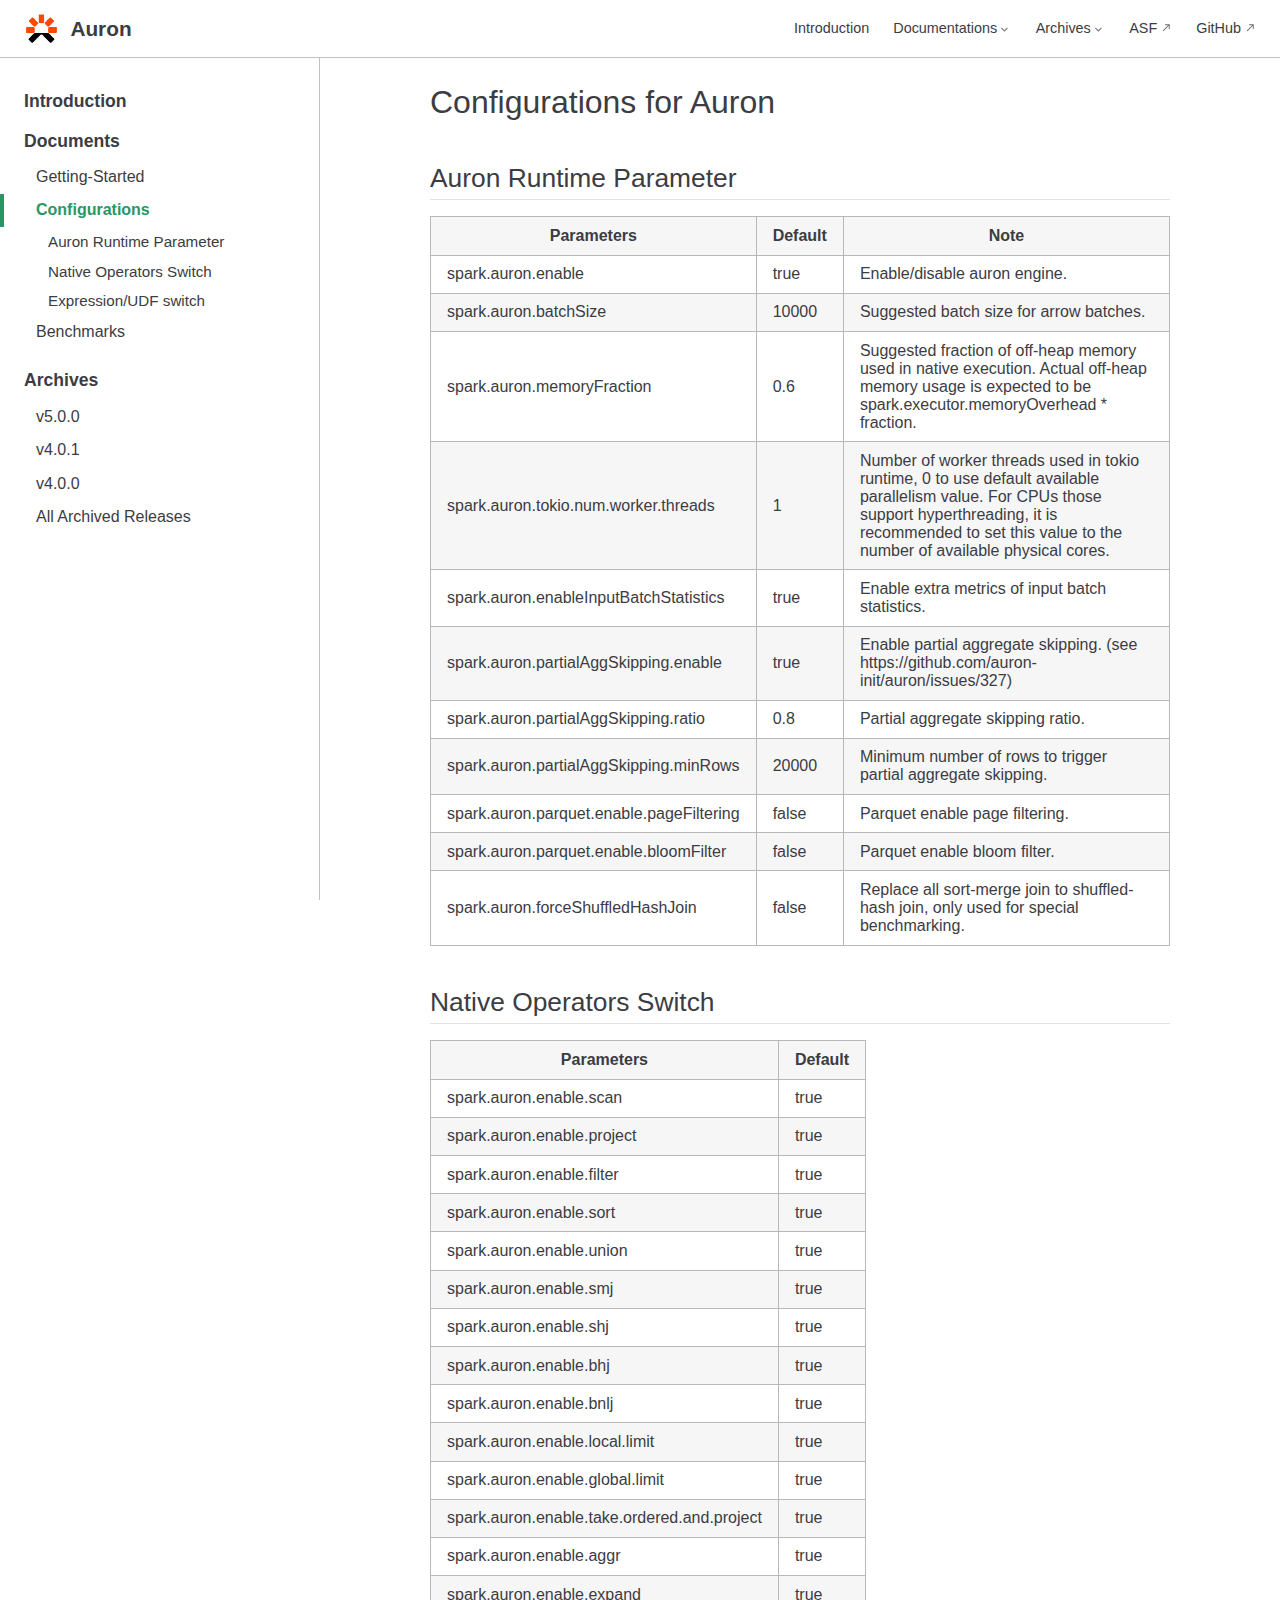
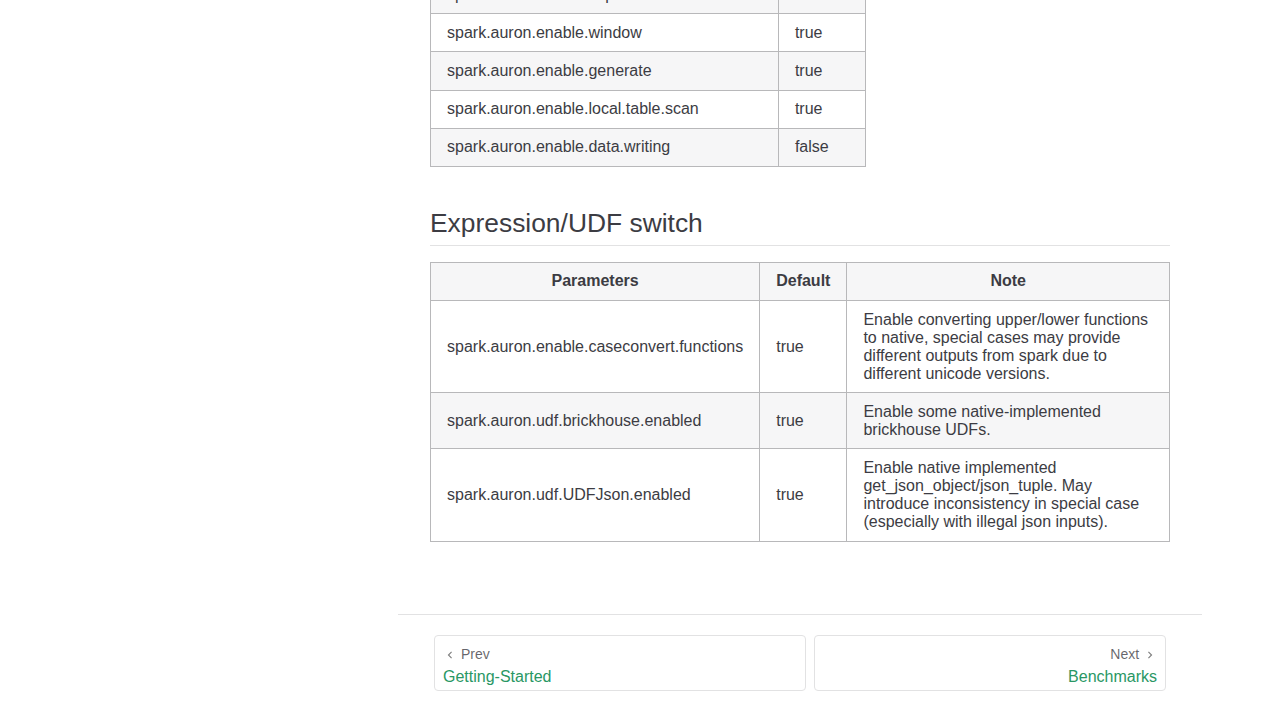
<file: documents/configuration.html>
<!doctype html>
<html lang="en-US">
  <head>
    <meta charset="utf-8" />
    <meta name="viewport" content="width=device-width,initial-scale=1" />
    <meta name="generator" content="VuePress 2.0.0-rc.18" />
    <style>
      :root {
        --vp-c-bg: #fff;
      }

      [data-theme='dark'] {
        --vp-c-bg: #1b1b1f;
      }

      html,
      body {
        background-color: var(--vp-c-bg);
      }
    </style>
    <script>
      const userMode = localStorage.getItem('vuepress-color-scheme')
      const systemDarkMode =
        'matchMedia' in window
          ? window.matchMedia('(prefers-color-scheme: dark)').matches
          : false

      if (userMode === 'light') {
        document.documentElement.dataset.theme = 'light'
      } else if (userMode === 'dark' || systemDarkMode) {
        document.documentElement.dataset.theme = 'dark'
      }
    </script>
    <link rel="icon" type="image/png" href="/logo-mini.png"><title>Configurations | Auron</title><meta name="description" content="">
    <link rel="preload" href="/assets/style-CAVImDOb.css" as="style"><link rel="stylesheet" href="/assets/style-CAVImDOb.css">
    <link rel="modulepreload" href="/assets/app-ChTV2Df7.js"><link rel="modulepreload" href="/assets/configuration.html-C_1XkJ9O.js">
    <link rel="prefetch" href="/assets/index.html-cRhYrC-f.js" as="script"><link rel="prefetch" href="/assets/introduction.html-B6TEmlg0.js" as="script"><link rel="prefetch" href="/assets/index.html-D2qDilki.js" as="script"><link rel="prefetch" href="/assets/all-releases.html-Ca00vDcl.js" as="script"><link rel="prefetch" href="/assets/v4.0.0.html-B3SEXQ_F.js" as="script"><link rel="prefetch" href="/assets/v4.0.1.html-CHxnGPHO.js" as="script"><link rel="prefetch" href="/assets/v5.0.0.html--xlSmcub.js" as="script"><link rel="prefetch" href="/assets/benchmarks.html-BvI3CX0_.js" as="script"><link rel="prefetch" href="/assets/getting-started.html-BJXtM11t.js" as="script"><link rel="prefetch" href="/assets/404.html-C1L8QKTM.js" as="script"><link rel="prefetch" href="/assets/BenchmarkChart-gUoQfQzF.js" as="script"><link rel="prefetch" href="/assets/GitHubBadge-CoPQ-4kT.js" as="script"><link rel="prefetch" href="/assets/Head-DFbjpudU.js" as="script">
  </head>
  <body>
    <div id="app"><!--[--><div class="vp-theme-container external-link-icon" vp-container><!--[--><header class="vp-navbar" vp-navbar><div class="vp-toggle-sidebar-button" title="toggle sidebar" aria-expanded="false" role="button" tabindex="0"><div class="icon" aria-hidden="true"><span></span><span></span><span></span></div></div><span><a class="route-link" href="/"><img class="vp-site-logo" src="/logo-mini.png" alt="Auron"><span class="vp-site-name vp-hide-mobile" aria-hidden="true">Auron</span></a></span><div class="vp-navbar-items-wrapper" style=""><!--[--><!--]--><nav class="vp-navbar-items vp-hide-mobile" aria-label="site navigation"><!--[--><div class="vp-navbar-item"><a class="route-link auto-link" href="/introduction.html" aria-label="Introduction"><!---->Introduction<!----></a></div><div class="vp-navbar-item"><div class="vp-navbar-dropdown-wrapper"><button class="vp-navbar-dropdown-title" type="button" aria-label="Documentations"><span class="title">Documentations</span><span class="arrow down"></span></button><button class="vp-navbar-dropdown-title-mobile" type="button" aria-label="Documentations"><span class="title">Documentations</span><span class="right arrow"></span></button><ul style="display:none;" class="vp-navbar-dropdown"><!--[--><li class="vp-navbar-dropdown-item"><a class="route-link auto-link" href="/documents/getting-started.html" aria-label="Getting Started"><!---->Getting Started<!----></a></li><li class="vp-navbar-dropdown-item"><a class="route-link route-link-active auto-link" href="/documents/configuration.html" aria-label="Configuration"><!---->Configuration<!----></a></li><li class="vp-navbar-dropdown-item"><a class="route-link auto-link" href="/documents/benchmarks.html" aria-label="Benchmarks"><!---->Benchmarks<!----></a></li><!--]--></ul></div></div><div class="vp-navbar-item"><div class="vp-navbar-dropdown-wrapper"><button class="vp-navbar-dropdown-title" type="button" aria-label="Archives"><span class="title">Archives</span><span class="arrow down"></span></button><button class="vp-navbar-dropdown-title-mobile" type="button" aria-label="Archives"><span class="title">Archives</span><span class="right arrow"></span></button><ul style="display:none;" class="vp-navbar-dropdown"><!--[--><li class="vp-navbar-dropdown-item"><a class="route-link auto-link" href="/archives/v5.0.0.html" aria-label="v5.0.0"><!---->v5.0.0<!----></a></li><li class="vp-navbar-dropdown-item"><a class="route-link auto-link" href="/archives/v4.0.1.html" aria-label="v4.0.1"><!---->v4.0.1<!----></a></li><li class="vp-navbar-dropdown-item"><a class="route-link auto-link" href="/archives/v4.0.0.html" aria-label="v4.0.0"><!---->v4.0.0<!----></a></li><li class="vp-navbar-dropdown-item"><a class="route-link auto-link" href="/archives/all-releases.html" aria-label="All Archived Releases"><!---->All Archived Releases<!----></a></li><!--]--></ul></div></div><div class="vp-navbar-item"><a class="auto-link external-link" href="https://www.apache.org/" aria-label="ASF" rel="noopener noreferrer" target="_blank"><!---->ASF<!----></a></div><div class="vp-navbar-item"><a class="auto-link external-link" href="https://github.com/apache/auron" aria-label="GitHub" rel="noopener noreferrer" target="_blank"><!---->GitHub<!----></a></div><!--]--></nav><!--[--><!--]--><!----><!----></div></header><!--]--><div class="vp-sidebar-mask"></div><!--[--><aside class="vp-sidebar" vp-sidebar><nav class="vp-navbar-items" aria-label="site navigation"><!--[--><div class="vp-navbar-item"><a class="route-link auto-link" href="/introduction.html" aria-label="Introduction"><!---->Introduction<!----></a></div><div class="vp-navbar-item"><div class="vp-navbar-dropdown-wrapper"><button class="vp-navbar-dropdown-title" type="button" aria-label="Documentations"><span class="title">Documentations</span><span class="arrow down"></span></button><button class="vp-navbar-dropdown-title-mobile" type="button" aria-label="Documentations"><span class="title">Documentations</span><span class="right arrow"></span></button><ul style="display:none;" class="vp-navbar-dropdown"><!--[--><li class="vp-navbar-dropdown-item"><a class="route-link auto-link" href="/documents/getting-started.html" aria-label="Getting Started"><!---->Getting Started<!----></a></li><li class="vp-navbar-dropdown-item"><a class="route-link route-link-active auto-link" href="/documents/configuration.html" aria-label="Configuration"><!---->Configuration<!----></a></li><li class="vp-navbar-dropdown-item"><a class="route-link auto-link" href="/documents/benchmarks.html" aria-label="Benchmarks"><!---->Benchmarks<!----></a></li><!--]--></ul></div></div><div class="vp-navbar-item"><div class="vp-navbar-dropdown-wrapper"><button class="vp-navbar-dropdown-title" type="button" aria-label="Archives"><span class="title">Archives</span><span class="arrow down"></span></button><button class="vp-navbar-dropdown-title-mobile" type="button" aria-label="Archives"><span class="title">Archives</span><span class="right arrow"></span></button><ul style="display:none;" class="vp-navbar-dropdown"><!--[--><li class="vp-navbar-dropdown-item"><a class="route-link auto-link" href="/archives/v5.0.0.html" aria-label="v5.0.0"><!---->v5.0.0<!----></a></li><li class="vp-navbar-dropdown-item"><a class="route-link auto-link" href="/archives/v4.0.1.html" aria-label="v4.0.1"><!---->v4.0.1<!----></a></li><li class="vp-navbar-dropdown-item"><a class="route-link auto-link" href="/archives/v4.0.0.html" aria-label="v4.0.0"><!---->v4.0.0<!----></a></li><li class="vp-navbar-dropdown-item"><a class="route-link auto-link" href="/archives/all-releases.html" aria-label="All Archived Releases"><!---->All Archived Releases<!----></a></li><!--]--></ul></div></div><div class="vp-navbar-item"><a class="auto-link external-link" href="https://www.apache.org/" aria-label="ASF" rel="noopener noreferrer" target="_blank"><!---->ASF<!----></a></div><div class="vp-navbar-item"><a class="auto-link external-link" href="https://github.com/apache/auron" aria-label="GitHub" rel="noopener noreferrer" target="_blank"><!---->GitHub<!----></a></div><!--]--></nav><!--[--><!--]--><ul class="vp-sidebar-items"><!--[--><li><a class="route-link auto-link vp-sidebar-item vp-sidebar-heading" href="/introduction.html" aria-label="Introduction"><!---->Introduction<!----></a><!----></li><li><p tabindex="0" class="vp-sidebar-item vp-sidebar-heading active">Documents <!----></p><ul style="" class="vp-sidebar-children"><!--[--><li><a class="route-link auto-link vp-sidebar-item" href="/documents/getting-started.html" aria-label="Getting-Started"><!---->Getting-Started<!----></a><!----></li><li><a class="route-link route-link-active auto-link vp-sidebar-item active" href="/documents/configuration.html" aria-label="Configurations"><!---->Configurations<!----></a><!----></li><li><a class="route-link auto-link vp-sidebar-item" href="/documents/benchmarks.html" aria-label="Benchmarks"><!---->Benchmarks<!----></a><!----></li><!--]--></ul></li><li><p tabindex="0" class="vp-sidebar-item vp-sidebar-heading">Archives <!----></p><ul style="" class="vp-sidebar-children"><!--[--><li><a class="route-link auto-link vp-sidebar-item" href="/archives/v5.0.0.html" aria-label="v5.0.0"><!---->v5.0.0<!----></a><!----></li><li><a class="route-link auto-link vp-sidebar-item" href="/archives/v4.0.1.html" aria-label="v4.0.1"><!---->v4.0.1<!----></a><!----></li><li><a class="route-link auto-link vp-sidebar-item" href="/archives/v4.0.0.html" aria-label="v4.0.0"><!---->v4.0.0<!----></a><!----></li><li><a class="route-link auto-link vp-sidebar-item" href="/archives/all-releases.html" aria-label="All Archived Releases"><!---->All Archived Releases<!----></a><!----></li><!--]--></ul></li><!--]--></ul><!--[--><!--]--></aside><!--]--><!--[--><main class="vp-page"><!--[--><!--]--><div class="theme-default-content" vp-content><!--[--><!--]--><div><h1 id="configurations-for-auron" tabindex="-1"><a class="header-anchor" href="#configurations-for-auron"><span>Configurations for Auron</span></a></h1><h2 id="auron-runtime-parameter" tabindex="-1"><a class="header-anchor" href="#auron-runtime-parameter"><span>Auron Runtime Parameter</span></a></h2><table class="my-table3"><tr><th>Parameters</th><th>Default</th><th>Note</th></tr><tr><td>spark.auron.enable</td><td>true</td><td>Enable/disable auron engine.</td></tr><tr><td>spark.auron.batchSize</td><td>10000</td><td>Suggested batch size for arrow batches.</td></tr><tr><td>spark.auron.memoryFraction</td><td>0.6</td><td>Suggested fraction of off-heap memory used in native execution. Actual off-heap memory usage is expected to be spark.executor.memoryOverhead * fraction.</td></tr><tr><td>spark.auron.tokio.num.worker.threads</td><td>1</td><td>Number of worker threads used in tokio runtime, 0 to use default available parallelism value. For CPUs those support hyperthreading, it is recommended to set this value to the number of available physical cores.</td></tr><tr><td>spark.auron.enableInputBatchStatistics</td><td>true</td><td>Enable extra metrics of input batch statistics.</td></tr><tr><td>spark.auron.partialAggSkipping.enable</td><td>true</td><td>Enable partial aggregate skipping. (see https://github.com/auron-init/auron/issues/327)</td></tr><tr><td>spark.auron.partialAggSkipping.ratio</td><td>0.8</td><td>Partial aggregate skipping ratio.</td></tr><tr><td>spark.auron.partialAggSkipping.minRows</td><td>20000</td><td>Minimum number of rows to trigger partial aggregate skipping.</td></tr><tr><td>spark.auron.parquet.enable.pageFiltering</td><td>false</td><td>Parquet enable page filtering.</td></tr><tr><td>spark.auron.parquet.enable.bloomFilter</td><td>false</td><td>Parquet enable bloom filter.</td></tr><tr><td>spark.auron.forceShuffledHashJoin</td><td>false</td><td>Replace all sort-merge join to shuffled-hash join, only used for special benchmarking.</td></tr></table><h2 id="native-operators-switch" tabindex="-1"><a class="header-anchor" href="#native-operators-switch"><span>Native Operators Switch</span></a></h2><table class="my-table4"><tr><th>Parameters</th><th>Default</th></tr><tr><td>spark.auron.enable.scan</td><td>true</td></tr><tr><td>spark.auron.enable.project</td><td>true</td></tr><tr><td>spark.auron.enable.filter</td><td>true</td></tr><tr><td>spark.auron.enable.sort</td><td>true</td></tr><tr><td>spark.auron.enable.union</td><td>true</td></tr><tr><td>spark.auron.enable.smj</td><td>true</td></tr><tr><td>spark.auron.enable.shj</td><td>true</td></tr><tr><td>spark.auron.enable.bhj</td><td>true</td></tr><tr><td>spark.auron.enable.bnlj</td><td>true</td></tr><tr><td>spark.auron.enable.local.limit</td><td>true</td></tr><tr><td>spark.auron.enable.global.limit</td><td>true</td></tr><tr><td>spark.auron.enable.take.ordered.and.project</td><td>true</td></tr><tr><td>spark.auron.enable.aggr</td><td>true</td></tr><tr><td>spark.auron.enable.expand</td><td>true</td></tr><tr><td>spark.auron.enable.window</td><td>true</td></tr><tr><td>spark.auron.enable.generate</td><td>true</td></tr><tr><td>spark.auron.enable.local.table.scan</td><td>true</td></tr><tr><td>spark.auron.enable.data.writing</td><td>false</td></tr></table><h2 id="expression-udf-switch" tabindex="-1"><a class="header-anchor" href="#expression-udf-switch"><span>Expression/UDF switch</span></a></h2><table class="my-table3"><tr><th>Parameters</th><th>Default</th><th>Note</th></tr><tr><td>spark.auron.enable.caseconvert.functions</td><td>true</td><td>Enable converting upper/lower functions to native, special cases may provide different outputs from spark due to different unicode versions.</td></tr><tr><td>spark.auron.udf.brickhouse.enabled</td><td>true</td><td>Enable some native-implemented brickhouse UDFs.</td></tr><tr><td>spark.auron.udf.UDFJson.enabled</td><td>true</td><td>Enable native implemented get_json_object/json_tuple. May introduce inconsistency in special case (especially with illegal json inputs).</td></tr></table></div><!--[--><!--]--></div><footer class="vp-page-meta"><!----><div class="vp-meta-item git-info"><!----><!----></div></footer><nav class="vp-page-nav" aria-label="page navigation"><a class="route-link auto-link prev" href="/documents/getting-started.html" aria-label="Getting-Started"><div class="hint"><span class="arrow left"></span> Prev</div><div class="link"><span>Getting-Started</span></div></a><a class="route-link auto-link next" href="/documents/benchmarks.html" aria-label="Benchmarks"><div class="hint">Next <span class="arrow right"></span></div><div class="link"><span>Benchmarks</span></div></a></nav><!--[--><!--]--></main><!--]--></div><!--[--><!----><!--]--><!--]--></div>
    <script type="module" src="/assets/app-ChTV2Df7.js" defer></script>
  </body>
</html>
</file>
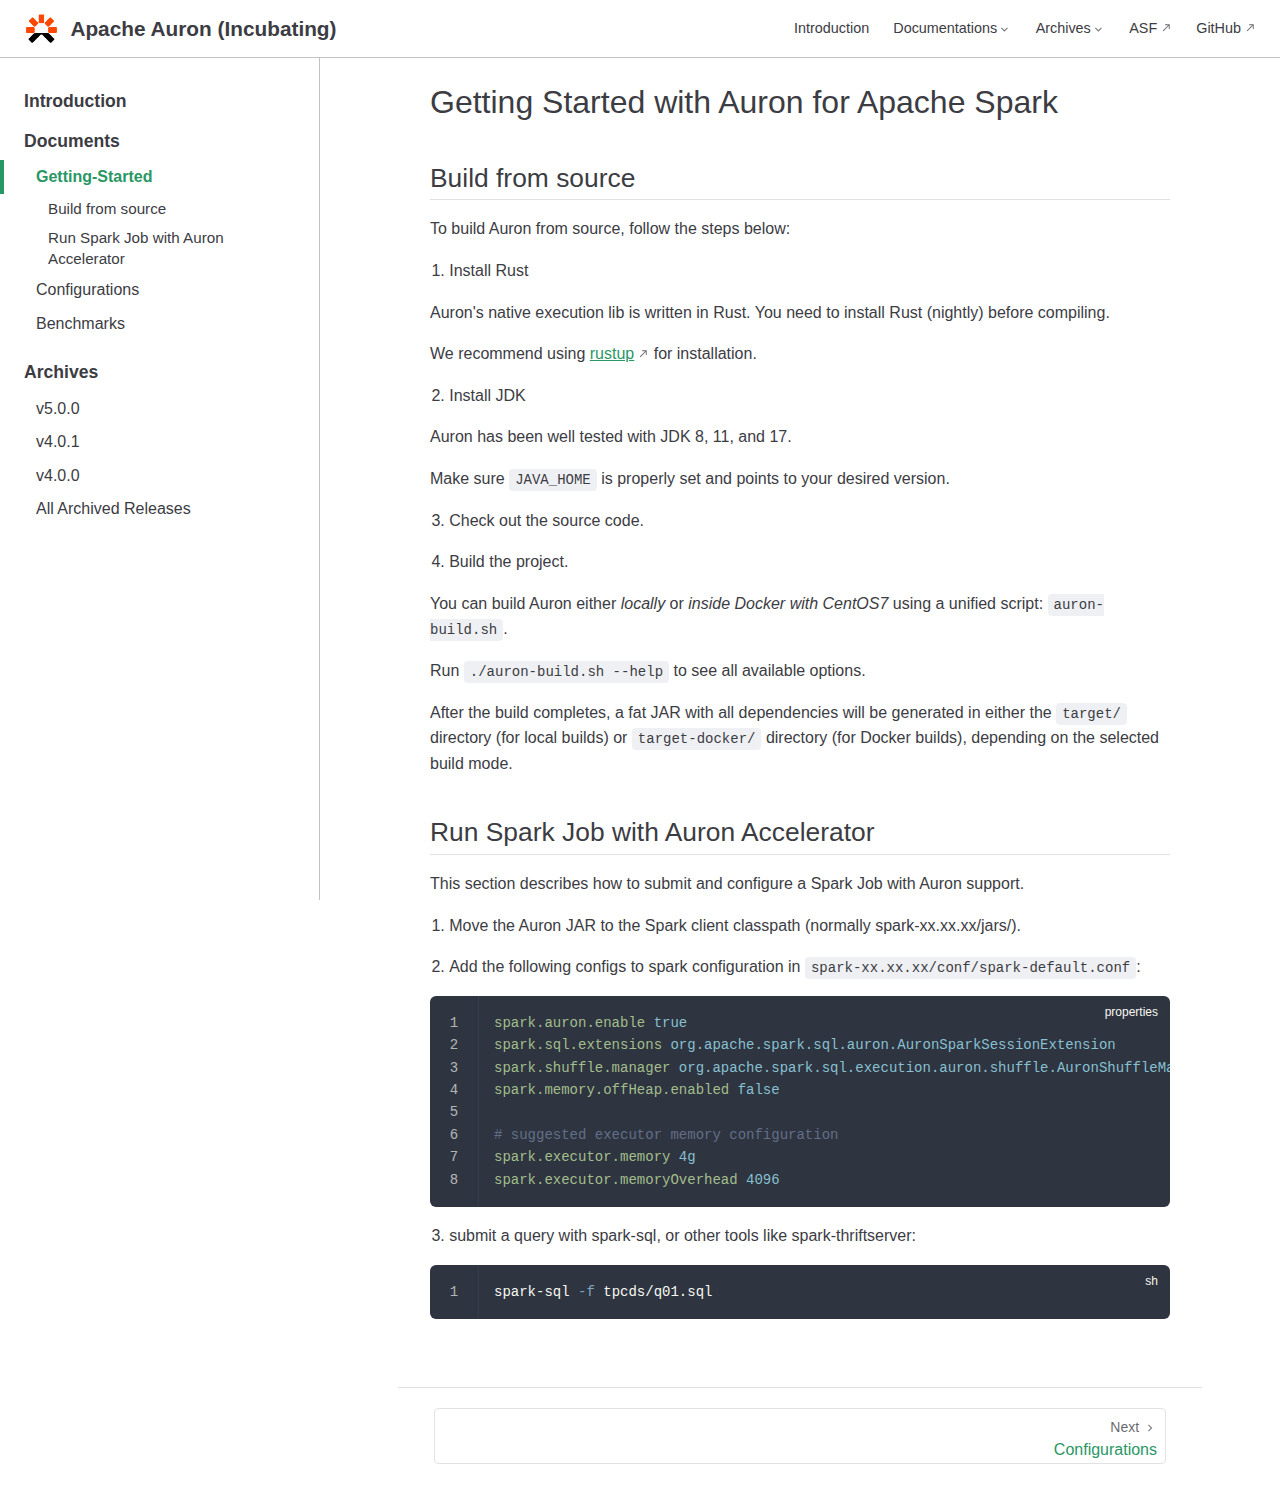
<file: documents/getting-started.html>
<!doctype html>
<html lang="en-US">
  <head>
    <meta charset="utf-8" />
    <meta name="viewport" content="width=device-width,initial-scale=1" />
    <meta name="generator" content="VuePress 2.0.0-rc.18" />
    <style>
      :root {
        --vp-c-bg: #fff;
      }

      [data-theme='dark'] {
        --vp-c-bg: #1b1b1f;
      }

      html,
      body {
        background-color: var(--vp-c-bg);
      }
    </style>
    <script>
      const userMode = localStorage.getItem('vuepress-color-scheme')
      const systemDarkMode =
        'matchMedia' in window
          ? window.matchMedia('(prefers-color-scheme: dark)').matches
          : false

      if (userMode === 'light') {
        document.documentElement.dataset.theme = 'light'
      } else if (userMode === 'dark' || systemDarkMode) {
        document.documentElement.dataset.theme = 'dark'
      }
    </script>
    <link rel="icon" type="image/png" href="/logo-mini.png"><title>Getting-Started | Apache Auron (Incubating)</title><meta name="description" content="">
    <link rel="preload" href="/assets/style-BdlkUutw.css" as="style"><link rel="stylesheet" href="/assets/style-BdlkUutw.css">
    <link rel="modulepreload" href="/assets/app-BKsbMYVy.js"><link rel="modulepreload" href="/assets/getting-started.html-DxlPXo94.js">
    <link rel="prefetch" href="/assets/index.html-g2_Ti3GH.js" as="script"><link rel="prefetch" href="/assets/introduction.html-CsBjc7cr.js" as="script"><link rel="prefetch" href="/assets/index.html-BGCXLxaT.js" as="script"><link rel="prefetch" href="/assets/all-releases.html-CildniBn.js" as="script"><link rel="prefetch" href="/assets/v4.0.0.html-DwJT4ahk.js" as="script"><link rel="prefetch" href="/assets/v4.0.1.html-DVcinXDz.js" as="script"><link rel="prefetch" href="/assets/v5.0.0.html-DWIEgn20.js" as="script"><link rel="prefetch" href="/assets/benchmarks.html-s6tYYr5S.js" as="script"><link rel="prefetch" href="/assets/configuration.html-xIsUQQoX.js" as="script"><link rel="prefetch" href="/assets/404.html-CY639DEk.js" as="script"><link rel="prefetch" href="/assets/BenchmarkChart-19lF9W5r.js" as="script"><link rel="prefetch" href="/assets/Footer-pY77u4la.js" as="script"><link rel="prefetch" href="/assets/GitHubBadge-YuHy5wh_.js" as="script"><link rel="prefetch" href="/assets/Head-CPCLKghT.js" as="script">
  </head>
  <body>
    <div id="app"><!--[--><div class="vp-theme-container external-link-icon" vp-container><!--[--><header class="vp-navbar" vp-navbar><div class="vp-toggle-sidebar-button" title="toggle sidebar" aria-expanded="false" role="button" tabindex="0"><div class="icon" aria-hidden="true"><span></span><span></span><span></span></div></div><span><a class="route-link" href="/"><img class="vp-site-logo" src="/logo-mini.png" alt="Apache Auron (Incubating)"><span class="vp-site-name vp-hide-mobile" aria-hidden="true">Apache Auron (Incubating)</span></a></span><div class="vp-navbar-items-wrapper" style=""><!--[--><!--]--><nav class="vp-navbar-items vp-hide-mobile" aria-label="site navigation"><!--[--><div class="vp-navbar-item"><a class="route-link auto-link" href="/introduction.html" aria-label="Introduction"><!---->Introduction<!----></a></div><div class="vp-navbar-item"><div class="vp-navbar-dropdown-wrapper"><button class="vp-navbar-dropdown-title" type="button" aria-label="Documentations"><span class="title">Documentations</span><span class="arrow down"></span></button><button class="vp-navbar-dropdown-title-mobile" type="button" aria-label="Documentations"><span class="title">Documentations</span><span class="right arrow"></span></button><ul style="display:none;" class="vp-navbar-dropdown"><!--[--><li class="vp-navbar-dropdown-item"><a class="route-link route-link-active auto-link" href="/documents/getting-started.html" aria-label="Getting Started"><!---->Getting Started<!----></a></li><li class="vp-navbar-dropdown-item"><a class="route-link auto-link" href="/documents/configuration.html" aria-label="Configuration"><!---->Configuration<!----></a></li><li class="vp-navbar-dropdown-item"><a class="route-link auto-link" href="/documents/benchmarks.html" aria-label="Benchmarks"><!---->Benchmarks<!----></a></li><!--]--></ul></div></div><div class="vp-navbar-item"><div class="vp-navbar-dropdown-wrapper"><button class="vp-navbar-dropdown-title" type="button" aria-label="Archives"><span class="title">Archives</span><span class="arrow down"></span></button><button class="vp-navbar-dropdown-title-mobile" type="button" aria-label="Archives"><span class="title">Archives</span><span class="right arrow"></span></button><ul style="display:none;" class="vp-navbar-dropdown"><!--[--><li class="vp-navbar-dropdown-item"><a class="route-link auto-link" href="/archives/v5.0.0.html" aria-label="v5.0.0"><!---->v5.0.0<!----></a></li><li class="vp-navbar-dropdown-item"><a class="route-link auto-link" href="/archives/v4.0.1.html" aria-label="v4.0.1"><!---->v4.0.1<!----></a></li><li class="vp-navbar-dropdown-item"><a class="route-link auto-link" href="/archives/v4.0.0.html" aria-label="v4.0.0"><!---->v4.0.0<!----></a></li><li class="vp-navbar-dropdown-item"><a class="route-link auto-link" href="/archives/all-releases.html" aria-label="All Archived Releases"><!---->All Archived Releases<!----></a></li><!--]--></ul></div></div><div class="vp-navbar-item"><a class="auto-link external-link" href="https://www.apache.org/" aria-label="ASF" rel="noopener noreferrer" target="_blank"><!---->ASF<!----></a></div><div class="vp-navbar-item"><a class="auto-link external-link" href="https://github.com/apache/auron" aria-label="GitHub" rel="noopener noreferrer" target="_blank"><!---->GitHub<!----></a></div><!--]--></nav><!--[--><!--]--><!----><!----></div></header><!--]--><div class="vp-sidebar-mask"></div><!--[--><aside class="vp-sidebar" vp-sidebar><nav class="vp-navbar-items" aria-label="site navigation"><!--[--><div class="vp-navbar-item"><a class="route-link auto-link" href="/introduction.html" aria-label="Introduction"><!---->Introduction<!----></a></div><div class="vp-navbar-item"><div class="vp-navbar-dropdown-wrapper"><button class="vp-navbar-dropdown-title" type="button" aria-label="Documentations"><span class="title">Documentations</span><span class="arrow down"></span></button><button class="vp-navbar-dropdown-title-mobile" type="button" aria-label="Documentations"><span class="title">Documentations</span><span class="right arrow"></span></button><ul style="display:none;" class="vp-navbar-dropdown"><!--[--><li class="vp-navbar-dropdown-item"><a class="route-link route-link-active auto-link" href="/documents/getting-started.html" aria-label="Getting Started"><!---->Getting Started<!----></a></li><li class="vp-navbar-dropdown-item"><a class="route-link auto-link" href="/documents/configuration.html" aria-label="Configuration"><!---->Configuration<!----></a></li><li class="vp-navbar-dropdown-item"><a class="route-link auto-link" href="/documents/benchmarks.html" aria-label="Benchmarks"><!---->Benchmarks<!----></a></li><!--]--></ul></div></div><div class="vp-navbar-item"><div class="vp-navbar-dropdown-wrapper"><button class="vp-navbar-dropdown-title" type="button" aria-label="Archives"><span class="title">Archives</span><span class="arrow down"></span></button><button class="vp-navbar-dropdown-title-mobile" type="button" aria-label="Archives"><span class="title">Archives</span><span class="right arrow"></span></button><ul style="display:none;" class="vp-navbar-dropdown"><!--[--><li class="vp-navbar-dropdown-item"><a class="route-link auto-link" href="/archives/v5.0.0.html" aria-label="v5.0.0"><!---->v5.0.0<!----></a></li><li class="vp-navbar-dropdown-item"><a class="route-link auto-link" href="/archives/v4.0.1.html" aria-label="v4.0.1"><!---->v4.0.1<!----></a></li><li class="vp-navbar-dropdown-item"><a class="route-link auto-link" href="/archives/v4.0.0.html" aria-label="v4.0.0"><!---->v4.0.0<!----></a></li><li class="vp-navbar-dropdown-item"><a class="route-link auto-link" href="/archives/all-releases.html" aria-label="All Archived Releases"><!---->All Archived Releases<!----></a></li><!--]--></ul></div></div><div class="vp-navbar-item"><a class="auto-link external-link" href="https://www.apache.org/" aria-label="ASF" rel="noopener noreferrer" target="_blank"><!---->ASF<!----></a></div><div class="vp-navbar-item"><a class="auto-link external-link" href="https://github.com/apache/auron" aria-label="GitHub" rel="noopener noreferrer" target="_blank"><!---->GitHub<!----></a></div><!--]--></nav><!--[--><!--]--><ul class="vp-sidebar-items"><!--[--><li><a class="route-link auto-link vp-sidebar-item vp-sidebar-heading" href="/introduction.html" aria-label="Introduction"><!---->Introduction<!----></a><!----></li><li><p tabindex="0" class="vp-sidebar-item vp-sidebar-heading active">Documents <!----></p><ul style="" class="vp-sidebar-children"><!--[--><li><a class="route-link route-link-active auto-link vp-sidebar-item active" href="/documents/getting-started.html" aria-label="Getting-Started"><!---->Getting-Started<!----></a><!----></li><li><a class="route-link auto-link vp-sidebar-item" href="/documents/configuration.html" aria-label="Configurations"><!---->Configurations<!----></a><!----></li><li><a class="route-link auto-link vp-sidebar-item" href="/documents/benchmarks.html" aria-label="Benchmarks"><!---->Benchmarks<!----></a><!----></li><!--]--></ul></li><li><p tabindex="0" class="vp-sidebar-item vp-sidebar-heading">Archives <!----></p><ul style="" class="vp-sidebar-children"><!--[--><li><a class="route-link auto-link vp-sidebar-item" href="/archives/v5.0.0.html" aria-label="v5.0.0"><!---->v5.0.0<!----></a><!----></li><li><a class="route-link auto-link vp-sidebar-item" href="/archives/v4.0.1.html" aria-label="v4.0.1"><!---->v4.0.1<!----></a><!----></li><li><a class="route-link auto-link vp-sidebar-item" href="/archives/v4.0.0.html" aria-label="v4.0.0"><!---->v4.0.0<!----></a><!----></li><li><a class="route-link auto-link vp-sidebar-item" href="/archives/all-releases.html" aria-label="All Archived Releases"><!---->All Archived Releases<!----></a><!----></li><!--]--></ul></li><!--]--></ul><!--[--><!--]--></aside><!--]--><!--[--><main class="vp-page"><!--[--><!--]--><div class="theme-default-content" vp-content><!--[--><!--]--><div><h1 id="getting-started-with-auron-for-apache-spark" tabindex="-1"><a class="header-anchor" href="#getting-started-with-auron-for-apache-spark"><span>Getting Started with Auron for Apache Spark</span></a></h1><h2 id="build-from-source" tabindex="-1"><a class="header-anchor" href="#build-from-source"><span>Build from source</span></a></h2><p>To build Auron from source, follow the steps below:</p><ol><li>Install Rust</li></ol><p>Auron&#39;s native execution lib is written in Rust. You need to install Rust (nightly) before compiling.</p><p>We recommend using <a href="https://rustup.rs/" target="_blank" rel="noopener noreferrer">rustup</a> for installation.</p><ol start="2"><li>Install JDK</li></ol><p>Auron has been well tested with JDK 8, 11, and 17.</p><p>Make sure <code>JAVA_HOME</code> is properly set and points to your desired version.</p><ol start="3"><li><p>Check out the source code.</p></li><li><p>Build the project.</p></li></ol><p>You can build Auron either <em>locally</em> or <em>inside Docker with CentOS7</em> using a unified script: <code>auron-build.sh</code>.</p><p>Run <code>./auron-build.sh --help</code> to see all available options.</p><p>After the build completes, a fat JAR with all dependencies will be generated in either the <code>target/</code> directory (for local builds) or <code>target-docker/</code> directory (for Docker builds), depending on the selected build mode.</p><h2 id="run-spark-job-with-auron-accelerator" tabindex="-1"><a class="header-anchor" href="#run-spark-job-with-auron-accelerator"><span>Run Spark Job with Auron Accelerator</span></a></h2><p>This section describes how to submit and configure a Spark Job with Auron support.</p><ol><li><p>Move the Auron JAR to the Spark client classpath (normally spark-xx.xx.xx/jars/).</p></li><li><p>Add the following configs to spark configuration in <code>spark-xx.xx.xx/conf/spark-default.conf</code>:</p></li></ol><div class="language-properties line-numbers-mode" data-highlighter="prismjs" data-ext="properties" data-title="properties"><pre><code><span class="line"><span class="token key attr-name">spark.auron.enable</span> <span class="token value attr-value">true</span></span>
<span class="line"><span class="token key attr-name">spark.sql.extensions</span> <span class="token value attr-value">org.apache.spark.sql.auron.AuronSparkSessionExtension</span></span>
<span class="line"><span class="token key attr-name">spark.shuffle.manager</span> <span class="token value attr-value">org.apache.spark.sql.execution.auron.shuffle.AuronShuffleManager</span></span>
<span class="line"><span class="token key attr-name">spark.memory.offHeap.enabled</span> <span class="token value attr-value">false</span></span>
<span class="line"></span>
<span class="line"><span class="token comment"># suggested executor memory configuration</span></span>
<span class="line"><span class="token key attr-name">spark.executor.memory</span> <span class="token value attr-value">4g</span></span>
<span class="line"><span class="token key attr-name">spark.executor.memoryOverhead</span> <span class="token value attr-value">4096</span></span>
<span class="line"></span></code></pre><div class="line-numbers" aria-hidden="true" style="counter-reset:line-number 0;"><div class="line-number"></div><div class="line-number"></div><div class="line-number"></div><div class="line-number"></div><div class="line-number"></div><div class="line-number"></div><div class="line-number"></div><div class="line-number"></div></div></div><ol start="3"><li>submit a query with spark-sql, or other tools like spark-thriftserver:</li></ol><div class="language-bash line-numbers-mode" data-highlighter="prismjs" data-ext="sh" data-title="sh"><pre><code><span class="line">spark-sql <span class="token parameter variable">-f</span> tpcds/q01.sql</span>
<span class="line"></span></code></pre><div class="line-numbers" aria-hidden="true" style="counter-reset:line-number 0;"><div class="line-number"></div></div></div></div><!--[--><!--]--></div><footer class="vp-page-meta"><!----><div class="vp-meta-item git-info"><!----><!----></div></footer><nav class="vp-page-nav" aria-label="page navigation"><!----><a class="route-link auto-link next" href="/documents/configuration.html" aria-label="Configurations"><div class="hint">Next <span class="arrow right"></span></div><div class="link"><span>Configurations</span></div></a></nav><!--[--><!--]--></main><!--]--></div><!--[--><!----><!--]--><!--]--></div>
    <script type="module" src="/assets/app-BKsbMYVy.js" defer></script>
  </body>
</html>
</file>
<file: assets/style-Ckn-YEuY.css>
.vp-back-to-top-button{position:fixed!important;inset-inline-end:1rem;bottom:4rem;z-index:100;width:48px;height:48px;padding:12px;border-width:0;border-radius:50%;background:var(--back-to-top-c-bg);color:var(--back-to-top-c-accent-bg);box-shadow:2px 2px 10px 4px var(--back-to-top-c-shadow);cursor:pointer}@media (max-width: 959px){.vp-back-to-top-button{transform:scale(.8);transform-origin:100% 100%}}@media print{.vp-back-to-top-button{display:none}}.vp-back-to-top-button:hover{color:var(--back-to-top-c-accent-hover)}.vp-back-to-top-button .back-to-top-icon{overflow:hidden;width:24px;height:24px;margin:0 auto;background:var(--back-to-top-c-icon);-webkit-mask-image:var(--back-to-top-icon);mask-image:var(--back-to-top-icon);-webkit-mask-position:50%;mask-position:50%;-webkit-mask-size:cover;mask-size:cover}.vp-scroll-progress{position:absolute;right:-2px;bottom:-2px;width:52px;height:52px}.vp-scroll-progress svg{width:100%;height:100%}.vp-scroll-progress circle{opacity:.9;transform:rotate(-90deg);transform-origin:50% 50%}.back-to-top-enter-active,.back-to-top-leave-active{transition:opacity .3s}.back-to-top-enter-from,.back-to-top-leave-to{opacity:0}:root{--back-to-top-z-index: 5;--back-to-top-icon: url("data:image/svg+xml,%3csvg%20xmlns='http://www.w3.org/2000/svg'%20viewBox='0%200%2048%2048'%3e%3cpath%20fill='none'%20stroke='currentColor'%20stroke-linecap='round'%20stroke-linejoin='round'%20stroke-width='4'%20d='M24.008%2014.1V42M12%2026l12-12l12%2012M12%206h24'%20/%3e%3c/svg%3e");--back-to-top-c-bg: var(--vp-c-bg);--back-to-top-c-accent-bg: var(--vp-c-accent-bg);--back-to-top-c-accent-hover: var(--vp-c-accent-hover);--back-to-top-c-shadow: var(--vp-c-shadow);--back-to-top-c-icon: currentcolor}.vp-copy-code-button{position:absolute;top:.5em;right:.5em;z-index:5;width:2.5rem;height:2.5rem;padding:0;border-width:0;border-radius:.5rem;background:#0000;outline:none;opacity:0;cursor:pointer;transition:opacity .4s}@media print{.vp-copy-code-button{display:none}}.vp-copy-code-button:before{content:"";display:inline-block;width:1.25rem;height:1.25rem;padding:.625rem;background:currentcolor;color:var(--copy-code-c-text);font-size:1.25rem;-webkit-mask-image:var(--code-copy-icon);mask-image:var(--code-copy-icon);-webkit-mask-position:50%;mask-position:50%;-webkit-mask-size:1em;mask-size:1em;-webkit-mask-repeat:no-repeat;mask-repeat:no-repeat}.vp-copy-code-button:focus,.vp-copy-code-button.copied{opacity:1}.vp-copy-code-button:hover,.vp-copy-code-button.copied{background:var(--copy-code-c-hover)}.vp-copy-code-button.copied:before{-webkit-mask-image:var(--code-copied-icon);mask-image:var(--code-copied-icon)}.vp-copy-code-button.copied:after{content:attr(data-copied);position:absolute;top:0;right:calc(100% + .25rem);display:block;height:1.25rem;padding:.625rem;border-radius:.5rem;background:var(--copy-code-c-hover);color:var(--copy-code-c-text);font-weight:500;line-height:1.25rem;white-space:nowrap}.no-copy-code .vp-copy-code-button{display:none}body:not(.no-copy-code) div[class*=language-]:hover:before{display:none}body:not(.no-copy-code) div[class*=language-]:hover .vp-copy-code-button{opacity:1}:root{--code-copy-icon: url("data:image/svg+xml,%3csvg xmlns='http://www.w3.org/2000/svg' viewBox='0 0 24 24' fill='none' stroke='%23808080' stroke-width='2'%3e%3cpath stroke-linecap='round' stroke-linejoin='round' d='M9 5H7a2 2 0 0 0-2 2v12a2 2 0 0 0 2 2h10a2 2 0 0 0 2-2V7a2 2 0 0 0-2-2h-2M9 5a2 2 0 0 0 2 2h2a2 2 0 0 0 2-2M9 5a2 2 0 0 1 2-2h2a2 2 0 0 1 2 2' /%3e%3c/svg%3e");--code-copied-icon: url("data:image/svg+xml,%3csvg xmlns='http://www.w3.org/2000/svg' viewBox='0 0 24 24' fill='none' stroke='%23808080' stroke-width='2'%3e%3cpath stroke-linecap='round' stroke-linejoin='round' d='M9 5H7a2 2 0 0 0-2 2v12a2 2 0 0 0 2 2h10a2 2 0 0 0 2-2V7a2 2 0 0 0-2-2h-2M9 5a2 2 0 0 0 2 2h2a2 2 0 0 0 2-2M9 5a2 2 0 0 1 2-2h2a2 2 0 0 1 2 2m-6 9 2 2 4-4' /%3e%3c/svg%3e");--copy-code-c-text: var(--code-c-line-number);--copy-code-c-hover: var(--code-c-highlight-bg)}.hint-container{position:relative;background:var(--hint-c-soft);transition:background var(--vp-t-color),color var(--vp-t-color)}@media print{.hint-container{page-break-inside:avoid}}.hint-container>.hint-container-title{color:var(--hint-c-title)}.hint-container :not(pre)>code{background:var(--hint-c-soft)}.hint-container .hint-container-title{position:relative;margin-block:.75em;font-weight:600;line-height:1.25}.hint-container.important,.hint-container.info,.hint-container.note,.hint-container.tip,.hint-container.warning,.hint-container.caution{margin-block:.75rem;padding:.25em 1em;border-radius:.5em;color:inherit;font-size:var(--hint-font-size)}@media print{.hint-container.important,.hint-container.info,.hint-container.note,.hint-container.tip,.hint-container.warning,.hint-container.caution{border-inline-start-width:.25em;border-inline-start-style:solid}}.hint-container.important .hint-container-title,.hint-container.info .hint-container-title,.hint-container.note .hint-container-title,.hint-container.tip .hint-container-title,.hint-container.warning .hint-container-title,.hint-container.caution .hint-container-title{padding-inline-start:1.75em}@media print{.hint-container.important .hint-container-title,.hint-container.info .hint-container-title,.hint-container.note .hint-container-title,.hint-container.tip .hint-container-title,.hint-container.warning .hint-container-title,.hint-container.caution .hint-container-title{padding-inline-start:0}}.hint-container.important .hint-container-title:before,.hint-container.info .hint-container-title:before,.hint-container.note .hint-container-title:before,.hint-container.tip .hint-container-title:before,.hint-container.warning .hint-container-title:before,.hint-container.caution .hint-container-title:before{content:" ";position:absolute;inset-inline-start:0;top:calc(50% - .6125em);width:1.25em;height:1.25em;font-size:1.25em}@media print{.hint-container.important .hint-container-title:before,.hint-container.info .hint-container-title:before,.hint-container.note .hint-container-title:before,.hint-container.tip .hint-container-title:before,.hint-container.warning .hint-container-title:before,.hint-container.caution .hint-container-title:before{display:none}}.hint-container.important p,.hint-container.info p,.hint-container.note p,.hint-container.tip p,.hint-container.warning p,.hint-container.caution p{line-height:1.5}.hint-container.important a,.hint-container.info a,.hint-container.note a,.hint-container.tip a,.hint-container.warning a,.hint-container.caution a{color:var(--vp-c-accent)}.hint-container.important{--hint-c-accent: var(--important-c-accent);--hint-c-title: var(--important-c-text);--hint-c-soft: var(--important-c-soft)}.hint-container.important>.hint-container-title:before{background-color:currentColor;-webkit-mask-image:url("data:image/svg+xml;utf8,%3Csvg xmlns='http://www.w3.org/2000/svg' viewBox='0 0 1024 1024'%3E%3Cpath d='M512 981.333a84.992 84.992 0 0 1-84.907-84.906h169.814A84.992 84.992 0 0 1 512 981.333zm384-128H128v-42.666l85.333-85.334v-256A298.325 298.325 0 0 1 448 177.92V128a64 64 0 0 1 128 0v49.92a298.325 298.325 0 0 1 234.667 291.413v256L896 810.667v42.666zm-426.667-256v85.334h85.334v-85.334h-85.334zm0-256V512h85.334V341.333h-85.334z'/%3E%3C/svg%3E");mask-image:url("data:image/svg+xml;utf8,%3Csvg xmlns='http://www.w3.org/2000/svg' viewBox='0 0 1024 1024'%3E%3Cpath d='M512 981.333a84.992 84.992 0 0 1-84.907-84.906h169.814A84.992 84.992 0 0 1 512 981.333zm384-128H128v-42.666l85.333-85.334v-256A298.325 298.325 0 0 1 448 177.92V128a64 64 0 0 1 128 0v49.92a298.325 298.325 0 0 1 234.667 291.413v256L896 810.667v42.666zm-426.667-256v85.334h85.334v-85.334h-85.334zm0-256V512h85.334V341.333h-85.334z'/%3E%3C/svg%3E");-webkit-mask-position:50%;mask-position:50%;-webkit-mask-size:1em;mask-size:1em;-webkit-mask-repeat:no-repeat;mask-repeat:no-repeat}.hint-container.info{--hint-c-accent: var(--info-c-accent);--hint-c-title: var(--info-c-text);--hint-c-soft: var(--info-c-soft)}.hint-container.info>.hint-container-title:before{background-color:currentColor;-webkit-mask-image:url("data:image/svg+xml;utf8,%3Csvg xmlns='http://www.w3.org/2000/svg' viewBox='0 0 24 24'%3E%3Cpath d='M12 22C6.477 22 2 17.523 2 12S6.477 2 12 2s10 4.477 10 10-4.477 10-10 10zm-1-11v6h2v-6h-2zm0-4v2h2V7h-2z'/%3E%3C/svg%3E");mask-image:url("data:image/svg+xml;utf8,%3Csvg xmlns='http://www.w3.org/2000/svg' viewBox='0 0 24 24'%3E%3Cpath d='M12 22C6.477 22 2 17.523 2 12S6.477 2 12 2s10 4.477 10 10-4.477 10-10 10zm-1-11v6h2v-6h-2zm0-4v2h2V7h-2z'/%3E%3C/svg%3E");-webkit-mask-position:50%;mask-position:50%;-webkit-mask-size:1em;mask-size:1em;-webkit-mask-repeat:no-repeat;mask-repeat:no-repeat}.hint-container.note{--hint-c-accent: var(--note-c-accent);--hint-c-title: var(--note-c-text);--hint-c-soft: var(--note-c-soft)}.hint-container.note>.hint-container-title:before{background-color:currentColor;-webkit-mask-image:url("data:image/svg+xml;utf8,%3Csvg xmlns='http://www.w3.org/2000/svg' viewBox='0 0 24 24'%3E%3Cpath d='M12 22C6.477 22 2 17.523 2 12S6.477 2 12 2s10 4.477 10 10-4.477 10-10 10zm-1-11v6h2v-6h-2zm0-4v2h2V7h-2z'/%3E%3C/svg%3E");mask-image:url("data:image/svg+xml;utf8,%3Csvg xmlns='http://www.w3.org/2000/svg' viewBox='0 0 24 24'%3E%3Cpath d='M12 22C6.477 22 2 17.523 2 12S6.477 2 12 2s10 4.477 10 10-4.477 10-10 10zm-1-11v6h2v-6h-2zm0-4v2h2V7h-2z'/%3E%3C/svg%3E");-webkit-mask-position:50%;mask-position:50%;-webkit-mask-size:1em;mask-size:1em;-webkit-mask-repeat:no-repeat;mask-repeat:no-repeat}.hint-container.tip{--hint-c-accent: var(--tip-c-accent);--hint-c-title: var(--tip-c-text);--hint-c-soft: var(--tip-c-soft)}.hint-container.tip>.hint-container-title:before{background-color:currentColor;-webkit-mask-image:url("data:image/svg+xml;utf8,%3Csvg xmlns='http://www.w3.org/2000/svg' viewBox='0 0 24 24'%3E%3Cpath d='M7.941 18c-.297-1.273-1.637-2.314-2.187-3a8 8 0 1 1 12.49.002c-.55.685-1.888 1.726-2.185 2.998H7.94zM16 20v1a2 2 0 0 1-2 2h-4a2 2 0 0 1-2-2v-1h8zm-3-9.995V6l-4.5 6.005H11v4l4.5-6H13z'/%3E%3C/svg%3E");mask-image:url("data:image/svg+xml;utf8,%3Csvg xmlns='http://www.w3.org/2000/svg' viewBox='0 0 24 24'%3E%3Cpath d='M7.941 18c-.297-1.273-1.637-2.314-2.187-3a8 8 0 1 1 12.49.002c-.55.685-1.888 1.726-2.185 2.998H7.94zM16 20v1a2 2 0 0 1-2 2h-4a2 2 0 0 1-2-2v-1h8zm-3-9.995V6l-4.5 6.005H11v4l4.5-6H13z'/%3E%3C/svg%3E");-webkit-mask-position:50%;mask-position:50%;-webkit-mask-size:1em;mask-size:1em;-webkit-mask-repeat:no-repeat;mask-repeat:no-repeat}.hint-container.warning{--hint-c-accent: var(--warning-c-accent);--hint-c-title: var(--warning-c-text);--hint-c-soft: var(--warning-c-soft)}.hint-container.warning>.hint-container-title:before{background-color:currentColor;-webkit-mask-image:url("data:image/svg+xml;utf8,%3Csvg xmlns='http://www.w3.org/2000/svg' viewBox='0 0 1024 1024'%3E%3Cpath d='M576.286 752.57v-95.425q0-7.031-4.771-11.802t-11.3-4.772h-96.43q-6.528 0-11.3 4.772t-4.77 11.802v95.424q0 7.031 4.77 11.803t11.3 4.77h96.43q6.528 0 11.3-4.77t4.77-11.803zm-1.005-187.836 9.04-230.524q0-6.027-5.022-9.543-6.529-5.524-12.053-5.524H456.754q-5.524 0-12.053 5.524-5.022 3.516-5.022 10.547l8.538 229.52q0 5.023 5.022 8.287t12.053 3.265h92.913q7.032 0 11.803-3.265t5.273-8.287zM568.25 95.65l385.714 707.142q17.578 31.641-1.004 63.282-8.538 14.564-23.354 23.102t-31.892 8.538H126.286q-17.076 0-31.892-8.538T71.04 866.074q-18.582-31.641-1.004-63.282L455.75 95.65q8.538-15.57 23.605-24.61T512 62t32.645 9.04 23.605 24.61z'/%3E%3C/svg%3E");mask-image:url("data:image/svg+xml;utf8,%3Csvg xmlns='http://www.w3.org/2000/svg' viewBox='0 0 1024 1024'%3E%3Cpath d='M576.286 752.57v-95.425q0-7.031-4.771-11.802t-11.3-4.772h-96.43q-6.528 0-11.3 4.772t-4.77 11.802v95.424q0 7.031 4.77 11.803t11.3 4.77h96.43q6.528 0 11.3-4.77t4.77-11.803zm-1.005-187.836 9.04-230.524q0-6.027-5.022-9.543-6.529-5.524-12.053-5.524H456.754q-5.524 0-12.053 5.524-5.022 3.516-5.022 10.547l8.538 229.52q0 5.023 5.022 8.287t12.053 3.265h92.913q7.032 0 11.803-3.265t5.273-8.287zM568.25 95.65l385.714 707.142q17.578 31.641-1.004 63.282-8.538 14.564-23.354 23.102t-31.892 8.538H126.286q-17.076 0-31.892-8.538T71.04 866.074q-18.582-31.641-1.004-63.282L455.75 95.65q8.538-15.57 23.605-24.61T512 62t32.645 9.04 23.605 24.61z'/%3E%3C/svg%3E");-webkit-mask-position:50%;mask-position:50%;-webkit-mask-size:1em;mask-size:1em;-webkit-mask-repeat:no-repeat;mask-repeat:no-repeat}.hint-container.caution{--hint-c-accent: var(--caution-c-accent);--hint-c-title: var(--caution-c-text);--hint-c-soft: var(--caution-c-soft)}.hint-container.caution>.hint-container-title:before{background-color:currentColor;-webkit-mask-image:url("data:image/svg+xml;utf8,%3Csvg xmlns='http://www.w3.org/2000/svg' viewBox='0 0 24 24'%3E%3Cpath d='M12 2c5.523 0 10 4.477 10 10v3.764a2 2 0 0 1-1.106 1.789L18 19v1a3 3 0 0 1-2.824 2.995L14.95 23a2.5 2.5 0 0 0 .044-.33L15 22.5V22a2 2 0 0 0-1.85-1.995L13 20h-2a2 2 0 0 0-1.995 1.85L9 22v.5c0 .171.017.339.05.5H9a3 3 0 0 1-3-3v-1l-2.894-1.447A2 2 0 0 1 2 15.763V12C2 6.477 6.477 2 12 2zm-4 9a2 2 0 1 0 0 4 2 2 0 0 0 0-4zm8 0a2 2 0 1 0 0 4 2 2 0 0 0 0-4z'/%3E%3C/svg%3E");mask-image:url("data:image/svg+xml;utf8,%3Csvg xmlns='http://www.w3.org/2000/svg' viewBox='0 0 24 24'%3E%3Cpath d='M12 2c5.523 0 10 4.477 10 10v3.764a2 2 0 0 1-1.106 1.789L18 19v1a3 3 0 0 1-2.824 2.995L14.95 23a2.5 2.5 0 0 0 .044-.33L15 22.5V22a2 2 0 0 0-1.85-1.995L13 20h-2a2 2 0 0 0-1.995 1.85L9 22v.5c0 .171.017.339.05.5H9a3 3 0 0 1-3-3v-1l-2.894-1.447A2 2 0 0 1 2 15.763V12C2 6.477 6.477 2 12 2zm-4 9a2 2 0 1 0 0 4 2 2 0 0 0 0-4zm8 0a2 2 0 1 0 0 4 2 2 0 0 0 0-4z'/%3E%3C/svg%3E");-webkit-mask-position:50%;mask-position:50%;-webkit-mask-size:1em;mask-size:1em;-webkit-mask-repeat:no-repeat;mask-repeat:no-repeat}.hint-container.details{position:relative;display:block;margin-block:.75rem;padding:1.25rem 1rem;border-radius:.5rem;background:var(--detail-c-bg);transition:background var(--vp-t-transform),color var(--vp-t-transform)}.hint-container.details h4{margin-top:0}.hint-container.details figure:last-child,.hint-container.details p:last-child{margin-bottom:0;padding-bottom:0}.hint-container.details a{color:var(--vp-c-accent)}.hint-container.details :not(pre)>code{background:var(--detail-c-soft)}.hint-container.details summary{position:relative;margin:-1rem;padding-block:1em;padding-inline:3em 1.5em;list-style:none;font-size:var(--hint-font-size);cursor:pointer}.hint-container.details summary::-webkit-details-marker{display:none}.hint-container.details summary::marker{color:#0000;font-size:0}.hint-container.details summary:before{background-color:currentColor;-webkit-mask-image:url("data:image/svg+xml;utf8,%3Csvg xmlns='http://www.w3.org/2000/svg' viewBox='0 0 24 24'%3E%3Cpath d='M7.41 15.41L12 10.83l4.59 4.58L18 14l-6-6-6 6z'/%3E%3C/svg%3E");mask-image:url("data:image/svg+xml;utf8,%3Csvg xmlns='http://www.w3.org/2000/svg' viewBox='0 0 24 24'%3E%3Cpath d='M7.41 15.41L12 10.83l4.59 4.58L18 14l-6-6-6 6z'/%3E%3C/svg%3E");-webkit-mask-position:50%;mask-position:50%;-webkit-mask-size:1em;mask-size:1em;-webkit-mask-repeat:no-repeat;mask-repeat:no-repeat;content:" ";position:absolute;inset-inline-start:.8em;top:calc(50% - .5em);width:1em;height:1em;font-size:1.25rem;line-height:normal;transition:color,var(--vp-t-color),transform var(--vp-t-transform);transform:rotate(90deg)}.hint-container.details[open]>summary{margin-bottom:.5em}.hint-container.details[open]>summary:before{transform:rotate(180deg)}:root{--hint-font-size: .92rem;--important-c-accent: var(--vp-c-purple-bg);--important-c-text: var(--vp-c-purple-text);--important-c-soft: var(--vp-c-purple-soft);--info-c-accent: var(--vp-c-blue-bg);--info-c-text: var(--vp-c-blue-text);--info-c-soft: var(--vp-c-blue-soft);--note-c-accent: var(--vp-c-grey-bg);--note-c-text: var(--vp-c-grey-text);--note-c-soft: var(--vp-c-grey-soft);--tip-c-accent: var(--vp-c-green-bg);--tip-c-text: var(--vp-c-green-text);--tip-c-soft: var(--vp-c-green-soft);--warning-c-accent: var(--vp-c-yellow-bg);--warning-c-text: var(--vp-c-yellow-text);--warning-c-soft: var(--vp-c-yellow-soft);--caution-c-accent: var(--vp-c-red-bg);--caution-c-text: var(--vp-c-red-text);--caution-c-soft: var(--vp-c-red-soft);--detail-c-bg: var(--vp-c-control);--detail-c-icon: var(--vp-c-border);--detail-c-soft: var(--vp-c-grey-soft)}:root{--medium-zoom-z-index: 100;--medium-zoom-c-bg: var(--vp-c-bg-elv, #fff);--medium-zoom-opacity: 1}.medium-zoom-overlay{z-index:var(--medium-zoom-z-index);background-color:var(--medium-zoom-c-bg)!important}.medium-zoom-overlay~img{z-index:calc(var(--medium-zoom-z-index) + 1)}.medium-zoom--opened .medium-zoom-overlay{opacity:var(--medium-zoom-opacity)}:root{--nprogress-c: var(--vp-c-accent);--nprogress-z-index: 1031}#nprogress{pointer-events:none}#nprogress .bar{position:fixed;top:0;left:0;z-index:var(--nprogress-z-index);width:100%;height:2px;background:var(--nprogress-c)}:root{--code-padding-x: 1.25rem;--code-padding-y: 1rem;--code-border-radius: 6px;--code-line-height: 1.6;--code-font-size: 14px;--code-font-family: consolas, monaco, "Andale Mono", "Ubuntu Mono", monospace}div[class*=language-]{position:relative;border-radius:var(--code-border-radius);background-color:var(--code-c-bg)}div[class*=language-]:before{content:attr(data-title);position:absolute;top:.8em;right:1em;z-index:3;color:var(--code-c-text);font-size:.75rem}div[class*=language-] pre{position:relative;z-index:1;overflow-x:auto;margin:0;border-radius:var(--code-border-radius);font-size:var(--code-font-size);font-family:var(--code-font-family);line-height:var(--code-line-height)}div[class*=language-] pre code{display:block;box-sizing:border-box;width:-moz-fit-content;width:fit-content;min-width:100%;padding:var(--code-padding-y) var(--code-padding-x);background-color:#0000!important;color:var(--code-c-text);overflow-wrap:unset;-webkit-font-smoothing:auto;-moz-osx-font-smoothing:auto}:root{--code-c-text: #f8f8f2;--code-c-bg: #2e3440;--code-c-highlight-bg: rgb(51.6454545455, 60.5484848485, 78.3545454545);--code-c-line-number: rgba(248, 248, 242, .67)}.token.comment,.token.prolog,.token.doctype,.token.cdata{color:#636f88}.token.punctuation{color:#81a1c1}.namespace{opacity:.7}.token.property,.token.tag,.token.constant,.token.symbol,.token.deleted{color:#81a1c1}.token.number{color:#b48ead}.token.boolean{color:#81a1c1}.token.selector,.token.attr-name,.token.string,.token.char,.token.builtin,.token.inserted{color:#a3be8c}.token.operator,.token.entity,.token.url,.language-css .token.string,.style .token.string,.token.variable{color:#81a1c1}.token.atrule,.token.attr-value,.token.function,.token.class-name{color:#88c0d0}.token.keyword{color:#81a1c1}.token.regex,.token.important{color:#ebcb8b}.token.important,.token.bold{font-weight:700}.token.italic{font-style:italic}.token.entity{cursor:help}:root{--code-line-number-width: 3rem}div[class*=language-]:not(.line-numbers-mode) .line-numbers{display:none}div[class*=language-].line-numbers-mode:after{content:"";position:absolute;top:0;left:0;width:var(--code-line-number-width);height:100%;border-right:1px solid var(--code-c-highlight-bg, var(--code-c-text));border-radius:var(--code-border-radius) 0 0 var(--code-border-radius);transition:border var(--vp-t-color)}div[class*=language-].line-numbers-mode pre{vertical-align:middle;margin-left:var(--code-line-number-width)}div[class*=language-].line-numbers-mode code{padding-left:1rem}div[class*=language-].line-numbers-mode .line-numbers{counter-reset:line-number;position:absolute;top:0;width:var(--code-line-number-width);padding-top:var(--code-padding-y);color:var(--code-c-line-number, var(--code-c-text));font-size:var(--code-font-size);line-height:var(--code-line-height);text-align:center}div[class*=language-].line-numbers-mode .line-number{position:relative;z-index:3;font-family:var(--code-font-family);-webkit-user-select:none;-moz-user-select:none;user-select:none}div[class*=language-].line-numbers-mode .line-number:before{content:counter(line-number);counter-increment:line-number}div[class*=language-] .line.highlighted{display:inline-block;width:100%;margin:0 calc(-1*var(--code-padding-x));padding:0 var(--code-padding-x);background-color:var(--code-c-highlight-bg)}div[class*=language-].has-collapsed-lines.collapsed{overflow-y:hidden;height:calc(var(--vp-collapsed-lines)*var(--code-line-height)*var(--code-font-size) + var(--code-padding-y) + 28px)}div[class*=language-].has-collapsed-lines .collapsed-lines{--vp-collapsed-lines-bg: var(--code-c-bg);position:absolute;right:0;bottom:0;left:0;z-index:4;display:flex;align-items:center;justify-content:center;height:28px;background:linear-gradient(to bottom,transparent 0%,var(--vp-collapsed-lines-bg) 55%,var(--vp-collapsed-lines-bg) 100%);cursor:pointer;transition:--vp-collapsed-lines-bg var(--vp-t-color)}div[class*=language-].has-collapsed-lines .collapsed-lines:hover{--vp-collapsed-lines-bg: rgb(0 0 0 / 10%) !important}div[class*=language-].has-collapsed-lines[data-highlighter=shiki] .collapsed-lines{--vp-collapsed-lines-bg: var(--code-c-bg, var(--shiki-light-bg))}[data-theme=dark] div[class*=language-].has-collapsed-lines[data-highlighter=shiki] .collapsed-lines{--vp-collapsed-lines-bg: var(--code-c-bg, var(--shiki-dark-bg))}div[class*=language-].has-collapsed-lines .collapsed-lines:before{--icon: url("data:image/svg+xml,%3Csvg xmlns='http://www.w3.org/2000/svg' width='1em' height='1em' viewBox='0 0 24 24'%3E%3Cpath fill='none' stroke='%23000' stroke-width='2' d='m18 12l-6 6l-6-6m12-6l-6 6l-6-6'/%3E%3C/svg%3E");--vp-collapsed-lines-rotate: 0deg;content:"";display:inline-block;width:24px;height:24px;background-color:var(--code-c-text);-webkit-mask-image:var(--icon);mask-image:var(--icon);-webkit-mask-position:50%;mask-position:50%;-webkit-mask-size:20px;mask-size:20px;-webkit-mask-repeat:no-repeat;mask-repeat:no-repeat;pointer-events:none;animation:code-collapsed-lines 1.2s infinite alternate-reverse ease-in-out}div[class*=language-].has-collapsed-lines:not(.collapsed) code{padding-bottom:max(var(--code-padding-y),28px)}div[class*=language-].has-collapsed-lines:not(.collapsed) .collapsed-lines:hover{--vp-collapsed-lines-bg: transparent !important}div[class*=language-].has-collapsed-lines:not(.collapsed) .collapsed-lines:before{--vp-collapsed-lines-rotate: 180deg}@property --vp-collapsed-lines-bg{inherits:false;initial-value:#fff;syntax:"<color>"}@keyframes code-collapsed-lines{0%{opacity:.3;transform:translateY(-2px) rotate(var(--vp-collapsed-lines-rotate))}to{opacity:1;transform:translateY(2px) rotate(var(--vp-collapsed-lines-rotate))}}.vp-code-tabs-nav{overflow-x:auto;margin:.75rem 0 -.75rem;padding:0;border-radius:6px 6px 0 0;background:var(--code-tabs-c-bg);list-style:none;white-space:nowrap;transition:background var(--vp-t-color)}@media print{.vp-code-tabs-nav{display:none}}@media (max-width: 419px){.vp-code-tabs-nav{margin-inline:-1.5rem;border-radius:0}}.vp-code-tab-nav{position:relative;min-width:3rem;margin:0;padding:6px 12px;border-width:0;border-radius:6px 6px 0 0;background:#0000;color:var(--code-tabs-c-text);font-weight:600;font-size:.875em;line-height:1.4;cursor:pointer;transition:background var(--vp-t-color),color var(--vp-t-color)}.vp-code-tab-nav:hover{background:var(--code-tabs-c-hover)}.vp-code-tab-nav:before,.vp-code-tab-nav:after{content:" ";position:absolute;bottom:0;z-index:1;width:6px;height:6px}.vp-code-tab-nav:before{right:100%}.vp-code-tab-nav:after{left:100%}.vp-code-tab-nav.active{background:var(--code-c-bg)}.vp-code-tab-nav.active:before{background:radial-gradient(12px at left top,transparent 50%,var(--code-c-bg) 50%)}.vp-code-tab-nav.active:after{background:radial-gradient(12px at right top,transparent 50%,var(--code-c-bg) 50%)}.vp-code-tab-nav:first-child:before{display:none}[dir=rtl] .vp-code-tab-nav:first-child:before{display:block}[dir=rtl] .vp-code-tab-nav:first-child:after{display:none}.vp-code-tab{display:none}@media print{.vp-code-tab{display:block}}.vp-code-tab.active{display:block}.vp-code-tab div[class*=language-]{border-top-left-radius:0;border-top-right-radius:0}@media (max-width: 419px){.vp-code-tab div[class*=language-]{margin:.75rem -1.5rem;border-radius:0}}.vp-code-tab div[class*=language-].line-numbers-mode:after{border-top-left-radius:0}.vp-code-tab div[class*=language-] pre{border-top-left-radius:0;border-top-right-radius:0}@media (max-width: 419px){.vp-code-tab div[class*=language-] pre{border-radius:0}}@media print{.vp-code-tab div[class*=language-] code{white-space:pre-wrap}}.vp-code-tab-title{display:none;font-weight:500}@media print{.vp-code-tab-title{display:block}}.vp-tabs{margin:1.5rem 0;border:1px solid var(--vp-c-border);border-radius:8px}@media (max-width: 419px){[vp-content]>.vp-tabs{margin-inline:-1.5rem;border:none;border-bottom:1px solid var(--vp-c-border);border-radius:0}}.vp-tabs-nav{overflow-x:auto;margin:0;padding:0;border-radius:.5rem .5rem 0 0;background:var(--tab-c-bg-nav);list-style:none;white-space:nowrap;transition:background var(--vp-t-color)}@media print{.vp-tabs-nav{display:none}}@media (max-width: 419px){.vp-tabs-nav{border-radius:0}}.vp-tab-nav{position:relative;min-width:4rem;margin:0;padding:.5em 1em;border:none;border-radius:.5rem .5rem 0 0;background:#0000;color:var(--tab-c-nav);font-weight:600;font-size:.875em;line-height:1.75;cursor:pointer;transition:background var(--vp-t-color),color var(--vp-t-color)}.vp-tab-nav:hover{background:var(--tab-c-bg-nav-hover)}.vp-tab-nav:before,.vp-tab-nav:after{content:" ";position:absolute;bottom:0;z-index:1;width:8px;height:8px}.vp-tab-nav:before{right:100%}.vp-tab-nav:after{left:100%}.vp-tab-nav.active{background:var(--tab-c-bg)}.vp-tab-nav.active:before{background:radial-gradient(16px at left top,transparent 50%,var(--tab-c-bg) 50%)}.vp-tab-nav.active:after{background:radial-gradient(16px at right top,transparent 50%,var(--tab-c-bg) 50%)}.vp-tab-nav:first-child:before{display:none}.vp-tab{display:none;padding:1rem .75rem;border-radius:0 0 .5rem .5rem;background:var(--tab-c-bg);transition:background var(--vp-t-color)}@media print{.vp-tab{display:block;padding:.5rem}}.vp-tab.active{display:block}.vp-tab:nth-child(n+2) .vp-tab-title{border-top:none}.vp-tab-title{display:none;padding:.25rem 0;border-top:1px solid var(--vp-c-border);font-weight:500}@media print{.vp-tab-title{display:block}}:root{--code-tabs-c-text: var(--code-c-text);--code-tabs-c-bg: var(--code-c-highlight-bg);--code-tabs-c-hover: var(--code-c-bg);--tab-c-bg: var(--vp-c-bg);--tab-c-nav: var(--vp-c-text);--tab-c-bg-nav: var(--vp-c-grey-bg);--tab-c-bg-nav-hover: var(--vp-c-control-hover)}.vp-badge{display:inline-block;vertical-align:top;height:18px;padding:0 6px;border-radius:3px;background:var(--vp-c-accent-soft);color:var(--vp-c-accent);font-size:14px;line-height:18px;transition:background var(--vp-t-color),color var(--vp-t-color)}.vp-badge+.vp-badge{margin-inline-start:5px}.vp-badge.tip{background:var(--badge-c-tip-bg);color:var(--badge-c-tip-text)}.vp-badge.warning{background:var(--badge-c-warning-bg);color:var(--badge-c-warning-text)}.vp-badge.danger{background:var(--badge-c-danger-bg);color:var(--badge-c-danger-text)}.vp-badge.important{background:var(--badge-c-important-bg);color:var(--badge-c-important-text)}.vp-badge.info{background:var(--badge-c-info-bg);color:var(--badge-c-info-text)}.vp-badge.note{background:var(--badge-c-note-bg);color:var(--badge-c-note-text)}.vp-features{display:flex;flex-wrap:wrap;place-content:stretch space-between;align-items:flex-start;margin-top:2.5rem;padding:1.2rem 0;border-top:1px solid var(--vp-c-gutter);transition:border-color var(--vp-t-color)}@media (max-width: 719px){.vp-features{flex-direction:column}}.vp-feature{flex-grow:1;flex-basis:30%;max-width:30%}@media (max-width: 719px){.vp-feature{max-width:100%;padding:0 2.5rem}}.vp-feature h2{padding-bottom:0;border-bottom:none;font-weight:500;font-size:1.4rem}@media (max-width: 419px){.vp-feature h2{font-size:1.25rem}}.vp-feature p{color:var(--vp-c-text-mute)}.vp-footer{padding:2.5rem;border-top:1px solid var(--vp-c-border);color:var(--vp-c-text-mute);text-align:center;transition:border-color var(--vp-t-color)}.vp-hero{text-align:center}.vp-hero-image{display:block;max-width:100%;max-height:280px;margin:3rem auto 1.5rem}@media (max-width: 419px){.vp-hero-image{max-height:210px;margin:2rem auto 1.2rem}}#main-title{font-size:3rem}@media (max-width: 419px){#main-title{font-size:2rem}}#main-title,.vp-hero-description,.vp-hero-actions{margin:1.8rem auto}@media (max-width: 419px){#main-title,.vp-hero-description,.vp-hero-actions{margin:1.2rem auto}}.vp-hero-actions{display:flex;flex-wrap:wrap;gap:1rem;justify-content:center}.vp-hero-description{max-width:35rem;color:var(--vp-c-text-mute);font-size:1.6rem;line-height:1.3}@media (max-width: 419px){.vp-hero-description{font-size:1.2rem}}.vp-hero-action-button{display:inline-block;box-sizing:border-box;padding:.8rem 1.6rem;border:2px solid var(--vp-c-accent-bg);border-radius:4px;background-color:var(--vp-c-bg);color:var(--vp-c-accent);font-size:1.2rem;transition:background-color border-color color var(--vp-t-color)}@media (max-width: 419px){.vp-hero-action-button{padding:.6rem 1.2rem;font-size:1rem}}.vp-hero-action-button:hover{color:var(--vp-c-accent-text)}.vp-hero-action-button.primary{background-color:var(--vp-c-accent-bg);color:var(--vp-c-accent-text)}.vp-hero-action-button.primary:hover{border-color:var(--vp-c-accent-hover);background-color:var(--vp-c-accent-hover)}.vp-home{display:block;max-width:var(--homepage-width);margin:0 auto;padding:var(--navbar-height) 2rem 0}@media (max-width: 419px){.vp-home{padding-right:1.5rem;padding-left:1.5rem}}.vp-home .theme-default-content{margin:0;padding:0}.vp-site-logo{vertical-align:top;height:var(--navbar-line-height);margin-right:var(--navbar-padding-v)}.vp-site-name{position:relative;color:var(--vp-c-text);font-weight:600;font-size:1.3rem}@media screen and (max-width: 719px){.vp-site-name{display:block;overflow:hidden;width:calc(100vw - 11rem);text-overflow:ellipsis;white-space:nowrap}}.vp-dropdown-enter-from,.vp-dropdown-leave-to{height:0!important}.vp-navbar-dropdown-wrapper{cursor:pointer}.vp-navbar-dropdown-wrapper:not(.mobile){height:1.8rem}.vp-navbar-dropdown-wrapper:not(.mobile):hover .vp-navbar-dropdown,.vp-navbar-dropdown-wrapper:not(.mobile).open .vp-navbar-dropdown{display:block!important}.vp-navbar-dropdown-wrapper.mobile .vp-navbar-dropdown{overflow:hidden;transition:height .1s ease-out;padding-top:.5rem}.vp-navbar-dropdown-wrapper:not(.mobile) .vp-navbar-dropdown{position:absolute;top:100%;right:0;display:none;overflow-y:auto;box-sizing:border-box;height:auto!important;max-height:calc(100vh - 2.7rem);margin:0;padding:.6rem 0;border:1px solid var(--vp-c-gutter);border-radius:.5rem;background-color:var(--vp-c-bg-elv);text-align:left;white-space:nowrap}.vp-navbar-dropdown-title{display:block;padding:inherit;border:none;background:transparent;color:var(--vp-c-text);font-weight:500;font-size:.9rem;font-family:inherit;line-height:1.4rem;cursor:inherit}.vp-navbar-dropdown-wrapper.mobile .vp-navbar-dropdown-title{display:none}.vp-navbar-dropdown-title:hover{border-color:transparent}.vp-navbar-dropdown-title-mobile{display:none;padding:inherit;border:none;background:transparent;color:var(--vp-c-text);font-weight:600;font-size:inherit;font-family:inherit;line-height:1.4rem;cursor:inherit}.vp-navbar-dropdown-wrapper.mobile .vp-navbar-dropdown-title-mobile{display:block}.vp-navbar-dropdown-title-mobile:hover{color:var(--vp-c-accent)}.vp-navbar-dropdown-item{color:inherit;line-height:1.7rem}.vp-navbar-dropdown-item a{position:relative;display:block;margin-bottom:0;padding:0 1.5rem 0 1.25rem;border-bottom:none;font-weight:400;line-height:1.7rem}.vp-navbar-dropdown-item a:hover,.vp-navbar-dropdown-item a.route-link-active{color:var(--vp-c-accent)}.vp-navbar-dropdown-item a.route-link-active:after{content:"";position:absolute;top:calc(50% - 2px);left:9px;width:0;height:0;border-top:3px solid transparent;border-bottom:3px solid transparent;border-left:5px solid var(--vp-c-accent)}.vp-navbar-dropdown-wrapper.mobile .vp-navbar-dropdown-item>a{font-size:15px;line-height:2rem}.vp-navbar-dropdown-subtitle{margin:.45rem 0 0;padding:1rem 0 .45rem;border-top:1px solid var(--vp-c-gutter);font-size:.9rem}.vp-navbar-dropdown-wrapper.mobile .vp-navbar-dropdown-subtitle{margin-top:0;padding-top:0;padding-bottom:0;border-top:0;font-size:15px;line-height:2rem}.vp-navbar-dropdown-item:first-child .vp-navbar-dropdown-subtitle{margin-top:0;padding-top:0;border-top:0}.vp-navbar-dropdown-subtitle>span{padding:0 1.5rem 0 1.25rem}.vp-navbar-dropdown-subtitle>a{font-weight:inherit}.vp-navbar-dropdown-subtitle>a.route-link-active:after{display:none}.vp-navbar-dropdown-subitem-wrapper{padding:0;list-style:none}.vp-navbar-dropdown-subitem{font-size:.9em}.vp-navbar-dropdown-wrapper.mobile .vp-navbar-dropdown-subitem{padding-left:1rem;font-size:14px}.vp-navbar-items{display:inline-block}@media print{.vp-navbar-items{display:none}}.vp-navbar-items a{display:inline-block;color:inherit;line-height:1.4rem}.vp-navbar-items a:hover,.vp-navbar-items a.route-link-active{color:var(--vp-c-text)}.vp-navbar-item{position:relative;display:inline-block;margin-left:1.5rem;line-height:var(--navbar-line-height)}@media (max-width: 719px){.vp-navbar-item{margin-left:0}}.vp-navbar-item:first-child{margin-left:0}.vp-navbar-item a:hover,.vp-navbar-item a.route-link-active{color:var(--vp-c-accent)}.vp-navbar-item>a:hover,.vp-navbar-item>a.route-link-active{margin-bottom:-2px;border-bottom:2px solid var(--vp-c-accent)}@media (max-width: 719px){.vp-navbar-item>a:hover,.vp-navbar-item>a.route-link-active{margin-bottom:0;border-bottom:none}}.vp-toggle-color-mode-button{display:flex;margin:auto;margin-left:1rem;border:0;background:none;color:var(--vp-c-text);opacity:.8;cursor:pointer}@media print{.vp-toggle-color-mode-button{display:none}}.vp-toggle-color-mode-button:hover{opacity:1}.vp-toggle-color-mode-button .light-icon,.vp-toggle-color-mode-button .dark-icon{width:1.25rem;height:1.25rem}.vp-toggle-sidebar-button{position:absolute;top:.6rem;left:1rem;display:none;padding:.6rem;cursor:pointer}@media screen and (max-width: 719px){.vp-toggle-sidebar-button{display:block}}.vp-toggle-sidebar-button .icon{display:flex;flex-direction:column;align-items:center;justify-content:center;width:1.25rem;height:1.25rem;cursor:inherit}.vp-toggle-sidebar-button .icon span{display:inline-block;width:100%;height:2px;border-radius:2px;background-color:var(--vp-c-text);transition:transform var(--vp-t-transform)}.vp-toggle-sidebar-button .icon span:nth-child(2){margin:6px 0}.vp-theme-container.sidebar-open .vp-toggle-sidebar-button .icon span:nth-child(1){transform:rotate(45deg) translate3d(5.5px,5.5px,0)}.vp-theme-container.sidebar-open .vp-toggle-sidebar-button .icon span:nth-child(2){transform:scale3d(0,1,1)}.vp-theme-container.sidebar-open .vp-toggle-sidebar-button .icon span:nth-child(3){transform:rotate(-45deg) translate3d(6px,-6px,0)}.vp-theme-container.sidebar-open .vp-toggle-sidebar-button .icon span:nth-child(1),.vp-theme-container.sidebar-open .vp-toggle-sidebar-button .icon span:nth-child(3){transform-origin:center}.vp-navbar{--navbar-line-height: calc( var(--navbar-height) - 2 * var(--navbar-padding-v) );position:fixed;top:0;right:0;left:0;z-index:20;box-sizing:border-box;height:var(--navbar-height);padding:var(--navbar-padding-v) var(--navbar-padding-h);border-bottom:1px solid var(--vp-c-border);background-color:var(--vp-navbar-c-bg);line-height:var(--navbar-line-height);transition:background-color var(--vp-t-color),border-color var(--vp-t-color)}@media screen and (max-width: 719px){.vp-navbar{padding-left:4rem}}.vp-navbar-items-wrapper{position:absolute;top:var(--navbar-padding-v);right:var(--navbar-padding-h);display:flex;box-sizing:border-box;height:var(--navbar-line-height);padding-left:var(--navbar-padding-h);font-size:.9rem;white-space:nowrap}.vp-page-meta{max-width:var(--content-width);margin:0 auto;padding:2rem 2.5rem}@media (max-width: 959px){.vp-page-meta{padding:2rem}}@media (max-width: 419px){.vp-page-meta{padding:1.5rem}}.vp-page-meta{display:flex;flex-wrap:wrap;justify-content:space-between;overflow:auto;padding-top:.75rem;padding-bottom:.75rem}@media print{.vp-page-meta{margin:0!important;padding-right:0!important;padding-left:0!important}}@media (max-width: 719px){.vp-page-meta{display:block}}.vp-page-meta .vp-meta-item{flex-grow:1}.vp-page-meta .vp-meta-item .vp-meta-label{font-weight:500}.vp-page-meta .vp-meta-item .vp-meta-label:not(a){color:var(--vp-c-text-mute)}.vp-page-meta .vp-meta-item .vp-meta-info{color:var(--vp-c-text-mute);font-weight:400}.vp-page-meta .git-info{text-align:end}.vp-page-meta .edit-link{margin-top:.25rem;margin-right:.5rem;margin-bottom:.25rem;font-size:14px}@media print{.vp-page-meta .edit-link{display:none}}.vp-page-meta .edit-link .edit-icon{position:relative;bottom:-.125em;width:1em;height:1em;margin-right:.25em}.vp-page-meta .last-updated,.vp-page-meta .contributors{margin-top:.25rem;margin-bottom:.25rem;font-size:14px}@media (max-width: 719px){.vp-page-meta .last-updated,.vp-page-meta .contributors{font-size:13px;text-align:start}}.vp-page-nav{display:flex;flex-wrap:wrap;max-width:var(--content-width, 740px);min-height:2rem;margin-top:0;margin-right:auto;margin-left:auto;padding:1rem 2rem 0;border-top:1px solid var(--vp-c-gutter);transition:border-top var(--vp-t-color)}@media (max-width: 959px){.vp-page-nav{padding-right:1rem;padding-left:1rem}}@media print{.vp-page-nav{display:none}}.vp-page-nav .route-link{display:inline-block;flex-grow:1;margin:.25rem;padding:.25rem .5rem;border:1px solid var(--vp-c-gutter);border-radius:.25rem}.vp-page-nav .route-link:hover{background:var(--vp-c-control)}.vp-page-nav .route-link .hint{color:var(--vp-c-text-mute);font-size:.875rem;line-height:2}.vp-page-nav .prev{text-align:start}.vp-page-nav .next{text-align:end}.vp-page{display:block;padding-top:var(--navbar-height);padding-bottom:2rem;padding-left:var(--sidebar-width)}@media (max-width: 959px){.vp-page{padding-left:var(--sidebar-width-mobile)}}@media (max-width: 719px){.vp-page{padding-left:0}}.vp-page .theme-default-content{max-width:var(--content-width);margin:0 auto;padding:2rem 2.5rem}@media (max-width: 959px){.vp-page .theme-default-content{padding:2rem}}@media (max-width: 419px){.vp-page .theme-default-content{padding:1.5rem}}.vp-page .theme-default-content{padding-top:0}.vp-sidebar-item{border-left:.25rem solid transparent;color:var(--vp-c-text);cursor:default}.vp-sidebar-item:focus-visible{outline-width:1px;outline-offset:-1px}.vp-sidebar-item.vp-sidebar-heading{box-sizing:border-box;width:100%;margin:0;padding:.35rem 1.5rem .35rem 1.25rem;font-weight:700;font-size:1.1em;transition:color .15s ease}.vp-sidebar-item.vp-sidebar-heading+.vp-sidebar-children{overflow:hidden;transition:height .1s ease-out;margin-bottom:.75rem}.vp-sidebar-item.collapsible{cursor:pointer}.vp-sidebar-item:not(.vp-sidebar-heading){display:inline-block;box-sizing:border-box;width:100%;margin:0;padding:.35rem 1rem .35rem 2rem;font-weight:400;font-size:1em;line-height:1.4}.vp-sidebar-item:not(.vp-sidebar-heading)+.vp-sidebar-children{padding-left:1rem;font-size:.95em}.vp-sidebar-children .vp-sidebar-children .vp-sidebar-item:not(.vp-sidebar-heading){padding:.25rem 1rem .25rem 1.75rem}.vp-sidebar-children .vp-sidebar-children .vp-sidebar-item:not(.vp-sidebar-heading).active{border-left-color:transparent;font-weight:500}a.vp-sidebar-heading+.vp-sidebar-children .vp-sidebar-item:not(.vp-sidebar-heading).active{border-left-color:transparent}.vp-sidebar-item.active:not(p.vp-sidebar-heading){border-left-color:var(--vp-c-accent);color:var(--vp-c-accent);font-weight:600}a.vp-sidebar-item{cursor:pointer}a.vp-sidebar-item:hover{color:var(--vp-c-accent)}.vp-sidebar-items{margin:0;padding:1.5rem 0;list-style-type:none}@media (max-width: 719px){.vp-sidebar-items{padding:1rem 0}}.vp-sidebar-items ul{margin:0;padding:0;list-style-type:none}.vp-sidebar-items a{display:inline-block}.vp-sidebar{position:fixed;top:var(--navbar-height);bottom:0;left:0;z-index:10;overflow-y:auto;box-sizing:border-box;width:var(--sidebar-width);margin:0;border-right:1px solid var(--vp-c-border);background-color:var(--vp-sidebar-c-bg);font-size:16px;transition:transform var(--vp-t-transform),background-color var(--vp-t-color),border-color var(--vp-t-color);scrollbar-color:var(--vp-c-accent-bg) var(--vp-c-gutter);scrollbar-width:thin}@media (max-width: 959px){.vp-sidebar{width:var(--sidebar-width-mobile);font-size:15px}}@media (max-width: 719px){.vp-sidebar{top:0;padding-top:var(--navbar-height);transform:translate(-100%)}}.vp-sidebar::-webkit-scrollbar{width:7px}.vp-sidebar::-webkit-scrollbar-track{background-color:var(--vp-c-gutter)}.vp-sidebar::-webkit-scrollbar-thumb{background-color:var(--vp-c-accent-bg)}.vp-sidebar .vp-navbar-items{display:none;padding:.5rem 0 .75rem;border-bottom:1px solid var(--vp-c-gutter);transition:border-color var(--vp-t-color)}@media (max-width: 719px){.vp-sidebar .vp-navbar-items{display:block}.vp-sidebar .vp-navbar-items .vp-navbar-dropdown-item a.route-link-active:after{top:calc(1rem - 2px)}}.vp-sidebar .vp-navbar-items ul{margin:0;padding:0;list-style-type:none}.vp-sidebar .vp-navbar-items a{font-weight:600}.vp-sidebar .vp-navbar-item{display:block;padding:.5rem 0 .5rem 1.5rem;font-size:1.1em;line-height:1.25rem}.vp-sidebar-mask{position:fixed;top:0;left:0;z-index:9;display:none;width:100vw;height:100vh}.vp-theme-container.no-navbar .vp-sidebar{top:0}@media (max-width: 719px){.vp-theme-container.no-navbar .vp-sidebar{padding-top:0}}.vp-theme-container.no-navbar .vp-page{padding-top:0}.vp-theme-container.no-navbar .theme-default-content h1,.vp-theme-container.no-navbar .theme-default-content h2,.vp-theme-container.no-navbar .theme-default-content h3,.vp-theme-container.no-navbar .theme-default-content h4,.vp-theme-container.no-navbar .theme-default-content h5,.vp-theme-container.no-navbar .theme-default-content h6{margin-top:1.5rem;padding-top:0}.vp-theme-container.no-sidebar .vp-sidebar{display:none}@media (max-width: 719px){.vp-theme-container.no-sidebar .vp-sidebar{display:block}}.vp-theme-container.no-sidebar .vp-page{padding-left:0}@media (max-width: 719px){.vp-theme-container.sidebar-open .vp-sidebar{transform:translate(0)}.vp-theme-container.sidebar-open .vp-sidebar-mask{display:block}}.fade-slide-y-enter-active{transition:all .2s ease}.fade-slide-y-leave-active{transition:all .2s cubic-bezier(1,.5,.8,1)}.fade-slide-y-enter-from,.fade-slide-y-leave-to{opacity:0;transform:translateY(10px)}.vp-theme-container[data-v-67c08c1d]{max-width:740px;margin:0 auto;padding:2rem 2.5rem}@media (max-width: 959px){.vp-theme-container[data-v-67c08c1d]{padding:2rem}}:root{--vp-c-white: #fff;--vp-c-black: #000;--vp-c-grey-text: #656869;--vp-c-grey-hover: #e4e4e9;--vp-c-grey-bg: #ebebef;--vp-c-grey-soft: rgb(142 150 170 / 14%);--vp-c-indigo-text: #3451b2;--vp-c-indigo-hover: #3a5ccc;--vp-c-indigo-bg: #5672cd;--vp-c-indigo-soft: rgb(100 108 255 / 14%);--vp-c-purple-text: #6f42c1;--vp-c-purple-hover: #7e4cc9;--vp-c-purple-bg: #8e5cd9;--vp-c-purple-soft: rgb(159 122 234 / 14%);--vp-c-blue-text: #2888a7;--vp-c-blue-hover: #2d98ba;--vp-c-blue-bg: #2fa1c5;--vp-c-blue-soft: rgb(27 178 229 / 14%);--vp-c-green-text: #18794e;--vp-c-green-hover: #299764;--vp-c-green-bg: #30a46c;--vp-c-green-soft: rgb(16 185 129 / 14%);--vp-c-yellow-text: #915930;--vp-c-yellow-hover: #946300;--vp-c-yellow-bg: #c28100;--vp-c-yellow-soft: rgb(234 179 8 / 14%);--vp-c-red-text: #b8272c;--vp-c-red-hover: #d5393e;--vp-c-red-bg: #e0575b;--vp-c-red-soft: rgb(244 63 94 / 14%)}[data-theme=dark]{--vp-c-white: #000;--vp-c-black: #fff;--vp-c-grey-text: #939499;--vp-c-grey-hover: #414853;--vp-c-grey-bg: #32363f;--vp-c-grey-soft: rgb(101 117 133 / 16%);--vp-c-indigo-text: #a8b1ff;--vp-c-indigo-hover: #5c73e7;--vp-c-indigo-bg: #3e63dd;--vp-c-indigo-soft: rgb(100 108 255 / 16%);--vp-c-blue-text: #c9e8f2;--vp-c-blue-hover: #a6d9ea;--vp-c-blue-bg: #2785a3;--vp-c-blue-soft: rgb(27 178 229 / 16%);--vp-c-purple-text: #c8abfa;--vp-c-purple-hover: #a879e6;--vp-c-purple-bg: #8e5cd9;--vp-c-purple-soft: rgb(159 122 234 / 16%);--vp-c-green-text: #3dd68c;--vp-c-green-hover: #30a46c;--vp-c-green-bg: #298459;--vp-c-green-soft: rgb(16 185 129 / 16%);--vp-c-yellow-text: #f9b44e;--vp-c-yellow-hover: #da8b17;--vp-c-yellow-bg: #a46a0a;--vp-c-yellow-soft: rgb(234 179 8 / 16%);--vp-c-red-text: #f66f81;--vp-c-red-hover: #f14158;--vp-c-red-bg: #b62a3c;--vp-c-red-soft: rgb(244 63 94 / 16%)}:root{color-scheme:light}[data-theme=dark]{color-scheme:dark}html,body{background:var(--vp-c-bg, #fff);accent-color:var(--vp-c-accent, #299764);transition:background-color var(--vp-t-color)}html{font-size:16px;font-display:optional;-webkit-font-smoothing:antialiased;-moz-osx-font-smoothing:grayscale;-webkit-tap-highlight-color:rgba(0,0,0,0);-webkit-text-size-adjust:none;-moz-text-size-adjust:none;text-size-adjust:none}@media print{html{font-size:12pt}}html[data-theme=dark]{color-scheme:dark}body{min-height:100vh;margin:0;padding:0;color:var(--vp-c-text, rgb(60, 60, 67));font-size:1rem;font-synthesis:style}h1,h2,h3,h4,h5,h6{font-weight:600;line-height:1.25;overflow-wrap:break-word}h1:focus-visible,h2:focus-visible,h3:focus-visible,h4:focus-visible,h5:focus-visible,h6:focus-visible{outline:none}h1{font-size:2rem}h2{padding-bottom:.3rem;border-bottom:1px solid var(--vp-c-gutter, #e2e2e3);font-size:1.65rem;transition:border-color var(--vp-t-color)}h3{font-size:1.35rem}h4{font-size:1.15rem}h5{font-size:1.05rem}h6{font-size:1rem}p,ul,ol{line-height:1.6;overflow-wrap:break-word}@media print{p,ul,ol{line-height:1.5}}ul,ol{padding-inline-start:1.2em}a{color:var(--vp-c-accent, #299764);font-weight:500;text-decoration:none;overflow-wrap:break-word}a.header-anchor{position:relative;color:inherit;text-decoration:none}a.header-anchor:before{content:"¶";position:absolute;top:.4167em;left:-.75em;display:none;color:var(--vp-c-accent, #299764);font-size:.75em}[dir=rtl] a.header-anchor:before{right:-.75em}a.header-anchor:hover:before{display:block}a.header-anchor:focus-visible{outline:none}a.header-anchor:focus-visible:before{display:block;outline:auto}strong{font-weight:600}blockquote{margin:1rem 0;padding:.25rem 0 .25rem 1rem;border-inline-start:.2rem solid var(--vp-c-border-hard, #b8b8ba);color:var(--vp-c-text-mute, rgba(60, 60, 67, .78));font-size:1rem;overflow-wrap:break-word;transition:border-color var(--vp-t-color),color var(--vp-t-color)}blockquote>p{margin:0}hr{border:0;border-bottom:1px solid var(--vp-c-gutter, #e2e2e3);transition:border-color var(--vp-t-color)}:not(pre)>code{margin:0;padding:3px 6px;border-radius:4px;background:var(--vp-c-grey-soft, rgba(142, 150, 170, .14));font-size:.875em;overflow-wrap:break-word;transition:background-color var(--vp-t-color),color var(--vp-t-color)}p a code{color:var(--vp-c-accent, #299764);font-weight:400}table code{padding:.1rem .4rem}kbd{display:inline-block;min-width:1em;margin-inline:.125rem;padding:.25em;border:1px solid var(--vp-c-border, #c2c2c4);border-radius:.25em;box-shadow:1px 1px 4px 0 var(--vp-c-shadow, rgba(0, 0, 0, .15));line-height:1;letter-spacing:-.1em;text-align:center}table{display:block;overflow-x:auto;margin:1rem 0;border-collapse:collapse}tbody tr:nth-child(odd){background:var(--vp-c-bg-alt, #f6f8fa);transition:background-color var(--vp-t-color)}th,td{padding:.6em 1em;border:1px solid var(--vp-c-border-hard, #d1d4d7);transition:border-color var(--vp-t-color)}pre{text-align:left;direction:ltr;white-space:pre;word-spacing:normal;word-wrap:normal;word-break:normal;overflow-wrap:unset;-moz-tab-size:4;-o-tab-size:4;tab-size:4;-webkit-hyphens:none;hyphens:none}@media print{pre{white-space:pre-wrap}}pre code{padding:0;border-radius:0}@page{margin:2cm;font-size:12pt;size:a4}@media print{*,:after,:before{box-shadow:none!important;text-shadow:none!important}h2,h3,p{orphans:3;widows:3}h2,h3{page-break-after:avoid}a{color:inherit;font-weight:inherit!important;font-size:inherit!important;text-decoration:underline}a.header-anchor{text-decoration:none}abbr[title]:after{content:" (" attr(title) ")"}pre{border:1px solid #eee;white-space:pre-wrap!important}pre>code{white-space:pre-wrap!important}blockquote{border-inline-start:.2rem solid #ddd;color:inherit}blockquote,pre{orphans:5;widows:5}img,tr,canvas{page-break-inside:avoid}}@media (prefers-reduced-motion: reduce){*,:before,:after{background-attachment:initial!important;scroll-behavior:auto!important;transition-delay:0s!important;transition-duration:0s!important;animation-duration:1ms!important;animation-delay:-1ms!important;animation-iteration-count:1!important}}:root{--vp-c-accent: #299764;--vp-c-accent-bg: #3eaf7c;--vp-c-accent-hover: #4abf8a;--vp-c-accent-text: var(--vp-c-white);--vp-c-accent-soft: rgb(16 185 129 / 14%);--vp-c-bg: #fff;--vp-c-bg-alt: #f6f6f7;--vp-c-bg-elv: #fff;--vp-c-text: rgb(60 60 67);--vp-c-text-mute: rgb(60 60 67 / 78%);--vp-c-text-subtle: rgb(60 60 67 / 56%);--vp-c-gutter: #e2e2e3;--vp-c-border: #c2c2c4;--vp-c-border-hard: #b8b8ba;--vp-c-shadow: rgb(0 0 0 / 15%);--vp-c-control: rgb(142 150 170 / 10%);--vp-c-control-hover: rgb(142 150 170 / 16%);--vp-c-control-disabled: #eaeaea;--vp-navbar-c-bg: var(--vp-c-bg);--vp-sidebar-c-bg: var(--vp-c-bg);--vp-c-code-tab-title: var(--code-c-text, rgb(255 255 255 / 90%));--vp-c-code-tab-bg: var(--code-bg-color, var(--code-c-bg));--vp-c-code-tab-active: var(--vp-c-accent);--badge-c-tip-text: var(--vp-c-green-text);--badge-c-tip-bg: var(--vp-c-green-soft);--badge-c-warning-text: var(--vp-c-yellow-text);--badge-c-warning-bg: var(--vp-c-yellow-soft);--badge-c-danger-text: var(--vp-c-red-text);--badge-c-danger-bg: var(--vp-c-red-soft);--badge-c-important-text: var(--vp-c-purple-text);--badge-c-important-bg: var(--vp-c-purple-soft);--badge-c-info-text: var(--vp-c-indigo-text);--badge-c-info-bg: var(--vp-c-indigo-soft);--badge-c-note-text: var(--vp-c-grey-text);--badge-c-note-bg: var(--vp-c-grey-soft);--font-family: -apple-system, "BlinkMacSystemFont", "Segoe UI", roboto, oxygen, ubuntu, cantarell, "Fira Sans", "Droid Sans", "Helvetica Neue", sans-serif;--navbar-height: 3.6rem;--navbar-padding-v: .7rem;--navbar-padding-h: 1.5rem;--sidebar-width: 20rem;--sidebar-width-mobile: calc(var(--sidebar-width) * .82);--content-width: 740px;--homepage-width: 960px;--header-offset: var(--navbar-height);--vp-t-color: .3s ease;--vp-t-transform: .3s ease;--external-link-icon: url("data:image/svg+xml,%3Csvg xmlns='http://www.w3.org/2000/svg' viewBox='0 0 24 24'%3E%3Cpath d='M0 0h24v24H0V0z' fill='none'/%3E%3Cpath d='M9 5v2h6.59L4 18.59 5.41 20 17 8.41V15h2V5H9z'/%3E%3C/svg%3E");--external-link-c-icon: var(--vp-c-text-mute)}[data-theme=dark]{--vp-c-accent: #3dd68c;--vp-c-accent-bg: #3aa675;--vp-c-accent-hover: #349469;--vp-c-accent-soft: rgb(16 185 129 / 16%);--vp-c-bg: #1b1b1f;--vp-c-bg-alt: #161618;--vp-c-bg-elv: #202127;--vp-c-text: rgb(235 235 245 / 86%);--vp-c-text-mute: rgb(235 235 245 / 60%);--vp-c-text-subtle: rgb(235 235 245 / 38%);--vp-c-gutter: #000;--vp-c-border: #3c3f44;--vp-c-border-hard: #45484e;--vp-c-shadow: rgb(0 0 0 / 30%);--vp-c-control: rgb(101 117 133 / 12%);--vp-c-control-hover: rgb(101 117 133 / 18%);--vp-c-control-disabled: #363636}body{font-family:var(--font-family)}code{font-family:var(--code-font-family)}.theme-default-content h1,.theme-default-content h2,.theme-default-content h3,.theme-default-content h4,.theme-default-content h5,.theme-default-content h6{margin-top:calc(.5rem - var(--header-offset));margin-bottom:0;padding-top:calc(1rem + var(--header-offset))}.theme-default-content h1:first-child,.theme-default-content h2:first-child,.theme-default-content h3:first-child,.theme-default-content h4:first-child,.theme-default-content h5:first-child,.theme-default-content h6:first-child{margin-bottom:1rem}.theme-default-content h1:first-child+p,.theme-default-content h1:first-child+pre,.theme-default-content h1:first-child+.custom-container,.theme-default-content h2:first-child+p,.theme-default-content h2:first-child+pre,.theme-default-content h2:first-child+.custom-container,.theme-default-content h3:first-child+p,.theme-default-content h3:first-child+pre,.theme-default-content h3:first-child+.custom-container,.theme-default-content h4:first-child+p,.theme-default-content h4:first-child+pre,.theme-default-content h4:first-child+.custom-container,.theme-default-content h5:first-child+p,.theme-default-content h5:first-child+pre,.theme-default-content h5:first-child+.custom-container,.theme-default-content h6:first-child+p,.theme-default-content h6:first-child+pre,.theme-default-content h6:first-child+.custom-container{margin-top:2rem}@media (max-width: 419px){.theme-default-content h1{font-size:1.9rem}}.theme-default-content a:not(.header-anchor){text-decoration:underline}.theme-default-content img{max-width:100%}div[class*=language-]{margin:.75rem 0;transition:background-color var(--vp-t-color),color var(--vp-t-color)}@media (max-width: 419px){div[class*=language-]{--code-border-radius: 0;margin:.75rem -1.5rem}}div[class*=language-] .line.diff,div[class*=language-] .line.highlighted{transition:background-color var(--vp-t-color)}.table-of-contents .vp-badge{vertical-align:middle}.arrow{display:inline-block;vertical-align:middle;width:1em;height:1em;background-image:url("data:image/svg+xml,%3Csvg xmlns='http://www.w3.org/2000/svg' viewBox='0 0 24 24'%3E%3Cpath fill='rgba(0,0,0,0.5)' d='M7.41 15.41L12 10.83l4.59 4.58L18 14l-6-6-6 6z'/%3E%3C/svg%3E");background-position:center;background-repeat:no-repeat;line-height:normal;transition:all .3s}[data-theme=dark] .arrow{background-image:url("data:image/svg+xml,%3Csvg xmlns='http://www.w3.org/2000/svg' viewBox='0 0 24 24'%3E%3Cpath fill='rgba(255,255,255,0.5)' d='M7.41 15.41L12 10.83l4.59 4.58L18 14l-6-6-6 6z'/%3E%3C/svg%3E")}.arrow.down{transform:rotate(180deg)}.arrow.right{transform:rotate(90deg)}.arrow.left{transform:rotate(-90deg)}.vp-external-link-icon:after{content:"";display:inline-block;flex-shrink:0;width:11px;height:11px;margin-top:-1px;margin-left:4px;background:var(--external-link-c-icon);-webkit-mask-image:var(--external-link-icon);mask-image:var(--external-link-icon)}.external-link-icon .external-link:after{content:"";display:inline-block;flex-shrink:0;width:11px;height:11px;margin-top:-1px;margin-left:4px;background:var(--external-link-c-icon);-webkit-mask-image:var(--external-link-icon);mask-image:var(--external-link-icon)}.external-link-icon .theme-default-content a[href*="://"]:not(.no-external-link-icon):after,.external-link-icon .theme-default-content a[target=_blank]:not(.no-external-link-icon):after{content:"";display:inline-block;flex-shrink:0;width:11px;height:11px;margin-top:-1px;margin-left:4px;background:var(--external-link-c-icon);-webkit-mask-image:var(--external-link-icon);mask-image:var(--external-link-icon)}@media screen and (max-width: 719px){.vp-hide-mobile{display:none}}.vp-comment{max-width:var(--content-width);margin:0 auto;padding:2rem 2.5rem}@media (max-width: 959px){.vp-comment{padding:2rem}}@media (max-width: 419px){.vp-comment{padding:1.5rem}}.vp-navbar .DocSearch{transition:background-color var(--vp-t-color)}.vp-navbar .search-box{vertical-align:top;flex:0 0 auto}@media screen and (max-width: 719px){.hint-container{margin-inline:-.75rem}}:root .vp-home{display:flex;flex-direction:column;align-items:center;min-width:100%;max-width:100%;margin:var(--navbar-height) 0 0 0;padding:0}:root .vp-home .vp-hero{display:none}:root .home-banner{display:flex;padding:2rem 15rem 2em;background:linear-gradient(150deg,#459,#fff)}:root .home-banner .banner-title-container{display:flex-inline;width:62%}:root .home-banner .banner-title-container .banner-title{padding-bottom:1rem;font-size:2rem;font-weight:700;color:#fff}:root .home-banner .banner-title-container .banner-subtitle{padding-bottom:1rem;font-weight:2rem;max-width:60%;color:#fff}:root .home-banner .banner-title-container .github-buttons-container{padding-bottom:1rem}:root .home-banner .right-logo-container{display:flex;flex-direction:row;width:38%}:root .home-para{display:flex;flex-direction:column;padding-left:10%;padding-right:10%;justify-items:center}:root .home-para .para-title{display:flex;justify-content:center;padding:1em;font-size:1.5rem;font-weight:700}:root .home-para .para-text{padding-bottom:1rem;width:100%;text-align:center}:root .feature-container-wrapper{display:flex;flex-wrap:wrap;margin:50px 2rem 2rem}:root .feature-container-wrapper .feature-container{display:flex;max-width:30%;min-width:30%;flex-direction:column;padding-left:1%;padding-right:1%;padding-bottom:1rem}:root .feature-container-wrapper .feature-container .feature-title{display:flex;font-size:2rem;color:#333;align-items:center}:root .feature-container-wrapper .feature-container .feature-title img{width:3rem;height:3rem;margin-right:1rem}:root .feature-container-wrapper .feature-container .feature-details{font-size:.9rem}:root .home-benchmark-container-wrapper{display:flex;flex-direction:column;align-items:center;width:100%}:root .home-benchmark-container{display:flex;flex-direction:column;width:100%}:root .home-benchmark-container .benchmark-chart-container{display:flex}:root .partners-container{display:flex;justify-content:center}:root .partners{width:100%;display:grid;grid-template-columns:repeat(auto-fill,minmax(130px,1fr));gap:80px 20px;margin:40px 0}:root .partner-logo{display:flex;justify-content:center;align-items:center;height:100%}:root .partner-logo img{width:80%;height:auto;transition:transform .3s ease-in-out}:root .partner-logo img:hover{transform:scale(1.1);opacity:.8}@media (max-width: 1024px){:root .home-banner{padding:2rem 8rem}:root .home-banner .banner-title-container{width:70%}:root .home-banner .banner-title-container .banner-title{font-size:1.8rem}:root .home-banner .banner-title-container .banner-subtitle{max-width:80%}:root .home-banner .right-logo-container{width:30%}:root .home-para{padding-left:5%;padding-right:5%}:root .feature-container-wrapper{margin:1.5rem}:root .feature-container-wrapper .feature-container{max-width:48%;min-width:48%}:root .feature-container-wrapper .feature-container .feature-title{font-size:1.5rem}:root .feature-container-wrapper .feature-container .feature-title img{width:2.5rem;height:2.5rem}:root .partners{width:80%;grid-template-columns:repeat(auto-fill,minmax(120px,1fr));gap:60px 30px}}@media (max-width: 768px){:root .home-banner{flex-direction:column;padding:2rem 4rem;text-align:center}:root .home-banner .banner-title-container{width:100%;margin-bottom:2rem}:root .home-banner .banner-title-container .banner-title{font-size:1.6rem}:root .home-banner .banner-title-container .banner-subtitle{max-width:100%;font-size:1rem}:root .home-banner .right-logo-container{width:100%;justify-content:center}:root .home-banner .right-logo-container .right-logo img{max-width:200px;height:auto}:root .home-para{padding-left:3%;padding-right:3%}:root .home-para .para-title{font-size:1.3rem;padding:.8rem}:root .feature-container-wrapper{margin:1rem;flex-direction:column;align-items:center}:root .feature-container-wrapper .feature-container{max-width:90%;min-width:90%;margin-bottom:2rem;text-align:left}:root .feature-container-wrapper .feature-container .feature-title{font-size:1.3rem;justify-content:center}:root .feature-container-wrapper .feature-container .feature-title img{width:2rem;height:2rem;margin-right:.5rem}:root .feature-container-wrapper .feature-container .feature-details{font-size:.85rem}:root .partners{width:90%;grid-template-columns:repeat(auto-fill,minmax(100px,1fr));gap:40px 20px}}@media (max-width: 480px){:root .home-banner{padding:1.5rem 2rem}:root .home-banner .banner-title-container .banner-title{font-size:1.4rem;padding-bottom:.8rem}:root .home-banner .banner-title-container .banner-subtitle{font-size:.9rem;padding-bottom:.8rem}:root .home-banner .banner-title-container .github-buttons-container{padding-bottom:.8rem}:root .home-banner .right-logo-container .right-logo img{max-width:150px}:root .home-para{padding-left:2%;padding-right:2%}:root .home-para .para-title{font-size:1.2rem;padding:.6rem}:root .home-para .para-text{font-size:.9rem}:root .feature-container-wrapper{margin:.5rem}:root .feature-container-wrapper .feature-container{max-width:95%;min-width:95%;padding-left:2%;padding-right:2%}:root .feature-container-wrapper .feature-container .feature-title{font-size:1.1rem}:root .feature-container-wrapper .feature-container .feature-title img{width:1.5rem;height:1.5rem}:root .feature-container-wrapper .feature-container .feature-details{font-size:.8rem}:root .partners{width:95%;grid-template-columns:repeat(auto-fill,minmax(80px,1fr));gap:30px 15px;margin:30px 0}:root .partner-logo img{width:90%}}@media (max-width: 360px){:root .home-banner{padding:1rem 1.5rem}:root .home-banner .banner-title-container .banner-title{font-size:1.2rem}:root .home-banner .banner-title-container .banner-subtitle{font-size:.8rem}:root .home-para .para-title{font-size:1.1rem}:root .home-para .para-text{font-size:.8rem}:root .feature-container-wrapper .feature-container .feature-title{font-size:1rem;flex-direction:column;text-align:center}:root .feature-container-wrapper .feature-container .feature-title img{margin-right:0;margin-bottom:.5rem}:root .feature-container-wrapper .feature-container .feature-details{font-size:.75rem}:root .partners{grid-template-columns:repeat(auto-fill,minmax(70px,1fr));gap:20px 10px}}.chart[data-v-fe95edfe]{height:600px;width:100%;min-height:300px}@media (max-width: 480px){.chart[data-v-fe95edfe]{height:400px}}@media (max-width: 768px){.chart[data-v-fe95edfe]{height:500px}}@media (max-width: 1024px){.chart[data-v-fe95edfe]{height:550px}}hr[data-v-82f50f9d]{border:none;height:1px;background:linear-gradient(90deg,transparent,#4a5568,transparent);margin:3rem 0 0}.footer-container[data-v-82f50f9d]{background:linear-gradient(135deg,#1a202c,#2d3748);border-top:1px solid #4a5568;padding:3rem 2rem 2rem;margin-top:2rem;position:relative}.footer-container[data-v-82f50f9d]:before{content:"";position:absolute;top:0;left:0;right:0;bottom:0;background-image:radial-gradient(circle at 20% 80%,rgba(107,159,255,.05) 0%,transparent 50%),radial-gradient(circle at 80% 20%,rgba(255,255,255,.02) 0%,transparent 50%);pointer-events:none}.footer-incubator-img[data-v-82f50f9d]{max-width:1200px;margin:0 auto;display:flex;flex-direction:column;align-items:center;text-align:center;position:relative;z-index:1}.footer-incubator-img a[data-v-82f50f9d]{display:inline-block;transition:transform .3s ease,opacity .3s ease;margin-bottom:2rem}.footer-incubator-img a[data-v-82f50f9d]:hover{transform:translateY(-2px);opacity:.8}.footer-incubator-img img[data-v-82f50f9d]{max-width:180px;height:auto;filter:drop-shadow(0 2px 8px rgba(0,0,0,.3)) brightness(.8);transition:filter .3s ease}.footer-incubator-img a:hover img[data-v-82f50f9d]{filter:drop-shadow(0 4px 12px rgba(0,0,0,.4)) brightness(1.2)}.footer-copyright[data-v-82f50f9d]{max-width:80%;margin:0 auto}.footer-copyright br[data-v-82f50f9d]{display:none}.footer-copyright p[data-v-82f50f9d]{color:#cbd5e0;font-size:.8rem;line-height:1.6;margin:0 0 1.2rem;padding:0 1rem;text-align:justify;text-justify:inter-word}.footer-copyright p[data-v-82f50f9d]:first-child{background:#2d3748cc;border-left:4px solid #6b9fff;border-radius:8px;padding:1.2rem 1.8rem;margin-bottom:1.8rem;box-shadow:0 2px 8px #0003;font-size:.85rem}.footer-copyright p[data-v-82f50f9d]:nth-child(2),.footer-copyright p[data-v-82f50f9d]:nth-child(3){font-size:.75rem;margin-bottom:.8rem}.footer-copyright p[data-v-82f50f9d]:last-child{margin-bottom:0}@media (max-width: 768px){.footer-container[data-v-82f50f9d]{padding:2.5rem 1.5rem 1.5rem}.footer-incubator-img img[data-v-82f50f9d]{max-width:160px}.footer-copyright p[data-v-82f50f9d]{font-size:.75rem;padding:0 .5rem;text-align:left}.footer-copyright p[data-v-82f50f9d]:first-child{padding:1rem 1.3rem;font-size:.8rem}.footer-copyright p[data-v-82f50f9d]:nth-child(2),.footer-copyright p[data-v-82f50f9d]:nth-child(3){font-size:.7rem}}@media (max-width: 480px){hr[data-v-82f50f9d]{margin:2rem 0 0}.footer-container[data-v-82f50f9d]{padding:2rem 1rem 1.5rem}.footer-incubator-img[data-v-82f50f9d]{margin-bottom:1rem}.footer-incubator-img img[data-v-82f50f9d]{max-width:140px}.footer-copyright[data-v-82f50f9d]{max-width:100%}.footer-copyright p[data-v-82f50f9d]{font-size:.7rem;line-height:1.5;padding:0;margin-bottom:1rem}.footer-copyright p[data-v-82f50f9d]:first-child{padding:.8rem 1rem;font-size:.75rem;margin-bottom:1.3rem}.footer-copyright p[data-v-82f50f9d]:nth-child(2),.footer-copyright p[data-v-82f50f9d]:nth-child(3){font-size:.65rem;margin-bottom:.8rem}}@media (max-width: 360px){.footer-container[data-v-82f50f9d]{padding:1.5rem .8rem 1.2rem}.footer-incubator-img img[data-v-82f50f9d]{max-width:120px}.footer-copyright p[data-v-82f50f9d]{font-size:.65rem;line-height:1.4}.footer-copyright p[data-v-82f50f9d]:first-child{padding:.7rem .8rem;font-size:.7rem;border-left-width:3px}.footer-copyright p[data-v-82f50f9d]:nth-child(2),.footer-copyright p[data-v-82f50f9d]:nth-child(3){font-size:.6rem}}@media (prefers-color-scheme: light){.footer-container[data-v-82f50f9d]{background:linear-gradient(135deg,#1a202c,#2d3748)!important;border-top-color:#4a5568!important}.footer-copyright p[data-v-82f50f9d]{color:#a0aec0!important}.footer-copyright p[data-v-82f50f9d]:first-child{background:#2d3748cc!important;border-left-color:#6b9fff!important}hr[data-v-82f50f9d]{background:linear-gradient(90deg,transparent,#4a5568,transparent)!important}}@media print{.footer-container[data-v-82f50f9d]{background:#f8f9fa!important;color:#333!important;box-shadow:none!important;border-top:1px solid #ccc}.footer-container[data-v-82f50f9d]:before{display:none}.footer-copyright p[data-v-82f50f9d]{color:#333!important}.footer-copyright p[data-v-82f50f9d]:first-child{background:#f0f0f0!important;color:#333!important;border:1px solid #ccc}}.github-badge-container[data-v-e76c1221]{display:inline-flex;align-items:center;gap:10px;flex-wrap:wrap;justify-content:center}.github-button-wrapper[data-v-e76c1221]{display:inline-block}@media (max-width: 480px){.github-badge-container[data-v-e76c1221]{flex-direction:column;gap:8px;width:100%}.github-button-wrapper[data-v-e76c1221]{width:100%;text-align:center}}@media (max-width: 768px){.github-badge-container[data-v-e76c1221]{gap:8px}}@media (min-width: 769px){.github-badge-container[data-v-e76c1221]{gap:10px}}
</file>
<file: assets/style-BdlkUutw.css>
.vp-back-to-top-button{position:fixed!important;inset-inline-end:1rem;bottom:4rem;z-index:100;width:48px;height:48px;padding:12px;border-width:0;border-radius:50%;background:var(--back-to-top-c-bg);color:var(--back-to-top-c-accent-bg);box-shadow:2px 2px 10px 4px var(--back-to-top-c-shadow);cursor:pointer}@media (max-width: 959px){.vp-back-to-top-button{transform:scale(.8);transform-origin:100% 100%}}@media print{.vp-back-to-top-button{display:none}}.vp-back-to-top-button:hover{color:var(--back-to-top-c-accent-hover)}.vp-back-to-top-button .back-to-top-icon{overflow:hidden;width:24px;height:24px;margin:0 auto;background:var(--back-to-top-c-icon);-webkit-mask-image:var(--back-to-top-icon);mask-image:var(--back-to-top-icon);-webkit-mask-position:50%;mask-position:50%;-webkit-mask-size:cover;mask-size:cover}.vp-scroll-progress{position:absolute;right:-2px;bottom:-2px;width:52px;height:52px}.vp-scroll-progress svg{width:100%;height:100%}.vp-scroll-progress circle{opacity:.9;transform:rotate(-90deg);transform-origin:50% 50%}.back-to-top-enter-active,.back-to-top-leave-active{transition:opacity .3s}.back-to-top-enter-from,.back-to-top-leave-to{opacity:0}:root{--back-to-top-z-index: 5;--back-to-top-icon: url("data:image/svg+xml,%3csvg%20xmlns='http://www.w3.org/2000/svg'%20viewBox='0%200%2048%2048'%3e%3cpath%20fill='none'%20stroke='currentColor'%20stroke-linecap='round'%20stroke-linejoin='round'%20stroke-width='4'%20d='M24.008%2014.1V42M12%2026l12-12l12%2012M12%206h24'%20/%3e%3c/svg%3e");--back-to-top-c-bg: var(--vp-c-bg);--back-to-top-c-accent-bg: var(--vp-c-accent-bg);--back-to-top-c-accent-hover: var(--vp-c-accent-hover);--back-to-top-c-shadow: var(--vp-c-shadow);--back-to-top-c-icon: currentcolor}.vp-copy-code-button{position:absolute;top:.5em;right:.5em;z-index:5;width:2.5rem;height:2.5rem;padding:0;border-width:0;border-radius:.5rem;background:#0000;outline:none;opacity:0;cursor:pointer;transition:opacity .4s}@media print{.vp-copy-code-button{display:none}}.vp-copy-code-button:before{content:"";display:inline-block;width:1.25rem;height:1.25rem;padding:.625rem;background:currentcolor;color:var(--copy-code-c-text);font-size:1.25rem;-webkit-mask-image:var(--code-copy-icon);mask-image:var(--code-copy-icon);-webkit-mask-position:50%;mask-position:50%;-webkit-mask-size:1em;mask-size:1em;-webkit-mask-repeat:no-repeat;mask-repeat:no-repeat}.vp-copy-code-button:focus,.vp-copy-code-button.copied{opacity:1}.vp-copy-code-button:hover,.vp-copy-code-button.copied{background:var(--copy-code-c-hover)}.vp-copy-code-button.copied:before{-webkit-mask-image:var(--code-copied-icon);mask-image:var(--code-copied-icon)}.vp-copy-code-button.copied:after{content:attr(data-copied);position:absolute;top:0;right:calc(100% + .25rem);display:block;height:1.25rem;padding:.625rem;border-radius:.5rem;background:var(--copy-code-c-hover);color:var(--copy-code-c-text);font-weight:500;line-height:1.25rem;white-space:nowrap}.no-copy-code .vp-copy-code-button{display:none}body:not(.no-copy-code) div[class*=language-]:hover:before{display:none}body:not(.no-copy-code) div[class*=language-]:hover .vp-copy-code-button{opacity:1}:root{--code-copy-icon: url("data:image/svg+xml,%3csvg xmlns='http://www.w3.org/2000/svg' viewBox='0 0 24 24' fill='none' stroke='%23808080' stroke-width='2'%3e%3cpath stroke-linecap='round' stroke-linejoin='round' d='M9 5H7a2 2 0 0 0-2 2v12a2 2 0 0 0 2 2h10a2 2 0 0 0 2-2V7a2 2 0 0 0-2-2h-2M9 5a2 2 0 0 0 2 2h2a2 2 0 0 0 2-2M9 5a2 2 0 0 1 2-2h2a2 2 0 0 1 2 2' /%3e%3c/svg%3e");--code-copied-icon: url("data:image/svg+xml,%3csvg xmlns='http://www.w3.org/2000/svg' viewBox='0 0 24 24' fill='none' stroke='%23808080' stroke-width='2'%3e%3cpath stroke-linecap='round' stroke-linejoin='round' d='M9 5H7a2 2 0 0 0-2 2v12a2 2 0 0 0 2 2h10a2 2 0 0 0 2-2V7a2 2 0 0 0-2-2h-2M9 5a2 2 0 0 0 2 2h2a2 2 0 0 0 2-2M9 5a2 2 0 0 1 2-2h2a2 2 0 0 1 2 2m-6 9 2 2 4-4' /%3e%3c/svg%3e");--copy-code-c-text: var(--code-c-line-number);--copy-code-c-hover: var(--code-c-highlight-bg)}.hint-container{position:relative;background:var(--hint-c-soft);transition:background var(--vp-t-color),color var(--vp-t-color)}@media print{.hint-container{page-break-inside:avoid}}.hint-container>.hint-container-title{color:var(--hint-c-title)}.hint-container :not(pre)>code{background:var(--hint-c-soft)}.hint-container .hint-container-title{position:relative;margin-block:.75em;font-weight:600;line-height:1.25}.hint-container.important,.hint-container.info,.hint-container.note,.hint-container.tip,.hint-container.warning,.hint-container.caution{margin-block:.75rem;padding:.25em 1em;border-radius:.5em;color:inherit;font-size:var(--hint-font-size)}@media print{.hint-container.important,.hint-container.info,.hint-container.note,.hint-container.tip,.hint-container.warning,.hint-container.caution{border-inline-start-width:.25em;border-inline-start-style:solid}}.hint-container.important .hint-container-title,.hint-container.info .hint-container-title,.hint-container.note .hint-container-title,.hint-container.tip .hint-container-title,.hint-container.warning .hint-container-title,.hint-container.caution .hint-container-title{padding-inline-start:1.75em}@media print{.hint-container.important .hint-container-title,.hint-container.info .hint-container-title,.hint-container.note .hint-container-title,.hint-container.tip .hint-container-title,.hint-container.warning .hint-container-title,.hint-container.caution .hint-container-title{padding-inline-start:0}}.hint-container.important .hint-container-title:before,.hint-container.info .hint-container-title:before,.hint-container.note .hint-container-title:before,.hint-container.tip .hint-container-title:before,.hint-container.warning .hint-container-title:before,.hint-container.caution .hint-container-title:before{content:" ";position:absolute;inset-inline-start:0;top:calc(50% - .6125em);width:1.25em;height:1.25em;font-size:1.25em}@media print{.hint-container.important .hint-container-title:before,.hint-container.info .hint-container-title:before,.hint-container.note .hint-container-title:before,.hint-container.tip .hint-container-title:before,.hint-container.warning .hint-container-title:before,.hint-container.caution .hint-container-title:before{display:none}}.hint-container.important p,.hint-container.info p,.hint-container.note p,.hint-container.tip p,.hint-container.warning p,.hint-container.caution p{line-height:1.5}.hint-container.important a,.hint-container.info a,.hint-container.note a,.hint-container.tip a,.hint-container.warning a,.hint-container.caution a{color:var(--vp-c-accent)}.hint-container.important{--hint-c-accent: var(--important-c-accent);--hint-c-title: var(--important-c-text);--hint-c-soft: var(--important-c-soft)}.hint-container.important>.hint-container-title:before{background-color:currentColor;-webkit-mask-image:url("data:image/svg+xml;utf8,%3Csvg xmlns='http://www.w3.org/2000/svg' viewBox='0 0 1024 1024'%3E%3Cpath d='M512 981.333a84.992 84.992 0 0 1-84.907-84.906h169.814A84.992 84.992 0 0 1 512 981.333zm384-128H128v-42.666l85.333-85.334v-256A298.325 298.325 0 0 1 448 177.92V128a64 64 0 0 1 128 0v49.92a298.325 298.325 0 0 1 234.667 291.413v256L896 810.667v42.666zm-426.667-256v85.334h85.334v-85.334h-85.334zm0-256V512h85.334V341.333h-85.334z'/%3E%3C/svg%3E");mask-image:url("data:image/svg+xml;utf8,%3Csvg xmlns='http://www.w3.org/2000/svg' viewBox='0 0 1024 1024'%3E%3Cpath d='M512 981.333a84.992 84.992 0 0 1-84.907-84.906h169.814A84.992 84.992 0 0 1 512 981.333zm384-128H128v-42.666l85.333-85.334v-256A298.325 298.325 0 0 1 448 177.92V128a64 64 0 0 1 128 0v49.92a298.325 298.325 0 0 1 234.667 291.413v256L896 810.667v42.666zm-426.667-256v85.334h85.334v-85.334h-85.334zm0-256V512h85.334V341.333h-85.334z'/%3E%3C/svg%3E");-webkit-mask-position:50%;mask-position:50%;-webkit-mask-size:1em;mask-size:1em;-webkit-mask-repeat:no-repeat;mask-repeat:no-repeat}.hint-container.info{--hint-c-accent: var(--info-c-accent);--hint-c-title: var(--info-c-text);--hint-c-soft: var(--info-c-soft)}.hint-container.info>.hint-container-title:before{background-color:currentColor;-webkit-mask-image:url("data:image/svg+xml;utf8,%3Csvg xmlns='http://www.w3.org/2000/svg' viewBox='0 0 24 24'%3E%3Cpath d='M12 22C6.477 22 2 17.523 2 12S6.477 2 12 2s10 4.477 10 10-4.477 10-10 10zm-1-11v6h2v-6h-2zm0-4v2h2V7h-2z'/%3E%3C/svg%3E");mask-image:url("data:image/svg+xml;utf8,%3Csvg xmlns='http://www.w3.org/2000/svg' viewBox='0 0 24 24'%3E%3Cpath d='M12 22C6.477 22 2 17.523 2 12S6.477 2 12 2s10 4.477 10 10-4.477 10-10 10zm-1-11v6h2v-6h-2zm0-4v2h2V7h-2z'/%3E%3C/svg%3E");-webkit-mask-position:50%;mask-position:50%;-webkit-mask-size:1em;mask-size:1em;-webkit-mask-repeat:no-repeat;mask-repeat:no-repeat}.hint-container.note{--hint-c-accent: var(--note-c-accent);--hint-c-title: var(--note-c-text);--hint-c-soft: var(--note-c-soft)}.hint-container.note>.hint-container-title:before{background-color:currentColor;-webkit-mask-image:url("data:image/svg+xml;utf8,%3Csvg xmlns='http://www.w3.org/2000/svg' viewBox='0 0 24 24'%3E%3Cpath d='M12 22C6.477 22 2 17.523 2 12S6.477 2 12 2s10 4.477 10 10-4.477 10-10 10zm-1-11v6h2v-6h-2zm0-4v2h2V7h-2z'/%3E%3C/svg%3E");mask-image:url("data:image/svg+xml;utf8,%3Csvg xmlns='http://www.w3.org/2000/svg' viewBox='0 0 24 24'%3E%3Cpath d='M12 22C6.477 22 2 17.523 2 12S6.477 2 12 2s10 4.477 10 10-4.477 10-10 10zm-1-11v6h2v-6h-2zm0-4v2h2V7h-2z'/%3E%3C/svg%3E");-webkit-mask-position:50%;mask-position:50%;-webkit-mask-size:1em;mask-size:1em;-webkit-mask-repeat:no-repeat;mask-repeat:no-repeat}.hint-container.tip{--hint-c-accent: var(--tip-c-accent);--hint-c-title: var(--tip-c-text);--hint-c-soft: var(--tip-c-soft)}.hint-container.tip>.hint-container-title:before{background-color:currentColor;-webkit-mask-image:url("data:image/svg+xml;utf8,%3Csvg xmlns='http://www.w3.org/2000/svg' viewBox='0 0 24 24'%3E%3Cpath d='M7.941 18c-.297-1.273-1.637-2.314-2.187-3a8 8 0 1 1 12.49.002c-.55.685-1.888 1.726-2.185 2.998H7.94zM16 20v1a2 2 0 0 1-2 2h-4a2 2 0 0 1-2-2v-1h8zm-3-9.995V6l-4.5 6.005H11v4l4.5-6H13z'/%3E%3C/svg%3E");mask-image:url("data:image/svg+xml;utf8,%3Csvg xmlns='http://www.w3.org/2000/svg' viewBox='0 0 24 24'%3E%3Cpath d='M7.941 18c-.297-1.273-1.637-2.314-2.187-3a8 8 0 1 1 12.49.002c-.55.685-1.888 1.726-2.185 2.998H7.94zM16 20v1a2 2 0 0 1-2 2h-4a2 2 0 0 1-2-2v-1h8zm-3-9.995V6l-4.5 6.005H11v4l4.5-6H13z'/%3E%3C/svg%3E");-webkit-mask-position:50%;mask-position:50%;-webkit-mask-size:1em;mask-size:1em;-webkit-mask-repeat:no-repeat;mask-repeat:no-repeat}.hint-container.warning{--hint-c-accent: var(--warning-c-accent);--hint-c-title: var(--warning-c-text);--hint-c-soft: var(--warning-c-soft)}.hint-container.warning>.hint-container-title:before{background-color:currentColor;-webkit-mask-image:url("data:image/svg+xml;utf8,%3Csvg xmlns='http://www.w3.org/2000/svg' viewBox='0 0 1024 1024'%3E%3Cpath d='M576.286 752.57v-95.425q0-7.031-4.771-11.802t-11.3-4.772h-96.43q-6.528 0-11.3 4.772t-4.77 11.802v95.424q0 7.031 4.77 11.803t11.3 4.77h96.43q6.528 0 11.3-4.77t4.77-11.803zm-1.005-187.836 9.04-230.524q0-6.027-5.022-9.543-6.529-5.524-12.053-5.524H456.754q-5.524 0-12.053 5.524-5.022 3.516-5.022 10.547l8.538 229.52q0 5.023 5.022 8.287t12.053 3.265h92.913q7.032 0 11.803-3.265t5.273-8.287zM568.25 95.65l385.714 707.142q17.578 31.641-1.004 63.282-8.538 14.564-23.354 23.102t-31.892 8.538H126.286q-17.076 0-31.892-8.538T71.04 866.074q-18.582-31.641-1.004-63.282L455.75 95.65q8.538-15.57 23.605-24.61T512 62t32.645 9.04 23.605 24.61z'/%3E%3C/svg%3E");mask-image:url("data:image/svg+xml;utf8,%3Csvg xmlns='http://www.w3.org/2000/svg' viewBox='0 0 1024 1024'%3E%3Cpath d='M576.286 752.57v-95.425q0-7.031-4.771-11.802t-11.3-4.772h-96.43q-6.528 0-11.3 4.772t-4.77 11.802v95.424q0 7.031 4.77 11.803t11.3 4.77h96.43q6.528 0 11.3-4.77t4.77-11.803zm-1.005-187.836 9.04-230.524q0-6.027-5.022-9.543-6.529-5.524-12.053-5.524H456.754q-5.524 0-12.053 5.524-5.022 3.516-5.022 10.547l8.538 229.52q0 5.023 5.022 8.287t12.053 3.265h92.913q7.032 0 11.803-3.265t5.273-8.287zM568.25 95.65l385.714 707.142q17.578 31.641-1.004 63.282-8.538 14.564-23.354 23.102t-31.892 8.538H126.286q-17.076 0-31.892-8.538T71.04 866.074q-18.582-31.641-1.004-63.282L455.75 95.65q8.538-15.57 23.605-24.61T512 62t32.645 9.04 23.605 24.61z'/%3E%3C/svg%3E");-webkit-mask-position:50%;mask-position:50%;-webkit-mask-size:1em;mask-size:1em;-webkit-mask-repeat:no-repeat;mask-repeat:no-repeat}.hint-container.caution{--hint-c-accent: var(--caution-c-accent);--hint-c-title: var(--caution-c-text);--hint-c-soft: var(--caution-c-soft)}.hint-container.caution>.hint-container-title:before{background-color:currentColor;-webkit-mask-image:url("data:image/svg+xml;utf8,%3Csvg xmlns='http://www.w3.org/2000/svg' viewBox='0 0 24 24'%3E%3Cpath d='M12 2c5.523 0 10 4.477 10 10v3.764a2 2 0 0 1-1.106 1.789L18 19v1a3 3 0 0 1-2.824 2.995L14.95 23a2.5 2.5 0 0 0 .044-.33L15 22.5V22a2 2 0 0 0-1.85-1.995L13 20h-2a2 2 0 0 0-1.995 1.85L9 22v.5c0 .171.017.339.05.5H9a3 3 0 0 1-3-3v-1l-2.894-1.447A2 2 0 0 1 2 15.763V12C2 6.477 6.477 2 12 2zm-4 9a2 2 0 1 0 0 4 2 2 0 0 0 0-4zm8 0a2 2 0 1 0 0 4 2 2 0 0 0 0-4z'/%3E%3C/svg%3E");mask-image:url("data:image/svg+xml;utf8,%3Csvg xmlns='http://www.w3.org/2000/svg' viewBox='0 0 24 24'%3E%3Cpath d='M12 2c5.523 0 10 4.477 10 10v3.764a2 2 0 0 1-1.106 1.789L18 19v1a3 3 0 0 1-2.824 2.995L14.95 23a2.5 2.5 0 0 0 .044-.33L15 22.5V22a2 2 0 0 0-1.85-1.995L13 20h-2a2 2 0 0 0-1.995 1.85L9 22v.5c0 .171.017.339.05.5H9a3 3 0 0 1-3-3v-1l-2.894-1.447A2 2 0 0 1 2 15.763V12C2 6.477 6.477 2 12 2zm-4 9a2 2 0 1 0 0 4 2 2 0 0 0 0-4zm8 0a2 2 0 1 0 0 4 2 2 0 0 0 0-4z'/%3E%3C/svg%3E");-webkit-mask-position:50%;mask-position:50%;-webkit-mask-size:1em;mask-size:1em;-webkit-mask-repeat:no-repeat;mask-repeat:no-repeat}.hint-container.details{position:relative;display:block;margin-block:.75rem;padding:1.25rem 1rem;border-radius:.5rem;background:var(--detail-c-bg);transition:background var(--vp-t-transform),color var(--vp-t-transform)}.hint-container.details h4{margin-top:0}.hint-container.details figure:last-child,.hint-container.details p:last-child{margin-bottom:0;padding-bottom:0}.hint-container.details a{color:var(--vp-c-accent)}.hint-container.details :not(pre)>code{background:var(--detail-c-soft)}.hint-container.details summary{position:relative;margin:-1rem;padding-block:1em;padding-inline:3em 1.5em;list-style:none;font-size:var(--hint-font-size);cursor:pointer}.hint-container.details summary::-webkit-details-marker{display:none}.hint-container.details summary::marker{color:#0000;font-size:0}.hint-container.details summary:before{background-color:currentColor;-webkit-mask-image:url("data:image/svg+xml;utf8,%3Csvg xmlns='http://www.w3.org/2000/svg' viewBox='0 0 24 24'%3E%3Cpath d='M7.41 15.41L12 10.83l4.59 4.58L18 14l-6-6-6 6z'/%3E%3C/svg%3E");mask-image:url("data:image/svg+xml;utf8,%3Csvg xmlns='http://www.w3.org/2000/svg' viewBox='0 0 24 24'%3E%3Cpath d='M7.41 15.41L12 10.83l4.59 4.58L18 14l-6-6-6 6z'/%3E%3C/svg%3E");-webkit-mask-position:50%;mask-position:50%;-webkit-mask-size:1em;mask-size:1em;-webkit-mask-repeat:no-repeat;mask-repeat:no-repeat;content:" ";position:absolute;inset-inline-start:.8em;top:calc(50% - .5em);width:1em;height:1em;font-size:1.25rem;line-height:normal;transition:color,var(--vp-t-color),transform var(--vp-t-transform);transform:rotate(90deg)}.hint-container.details[open]>summary{margin-bottom:.5em}.hint-container.details[open]>summary:before{transform:rotate(180deg)}:root{--hint-font-size: .92rem;--important-c-accent: var(--vp-c-purple-bg);--important-c-text: var(--vp-c-purple-text);--important-c-soft: var(--vp-c-purple-soft);--info-c-accent: var(--vp-c-blue-bg);--info-c-text: var(--vp-c-blue-text);--info-c-soft: var(--vp-c-blue-soft);--note-c-accent: var(--vp-c-grey-bg);--note-c-text: var(--vp-c-grey-text);--note-c-soft: var(--vp-c-grey-soft);--tip-c-accent: var(--vp-c-green-bg);--tip-c-text: var(--vp-c-green-text);--tip-c-soft: var(--vp-c-green-soft);--warning-c-accent: var(--vp-c-yellow-bg);--warning-c-text: var(--vp-c-yellow-text);--warning-c-soft: var(--vp-c-yellow-soft);--caution-c-accent: var(--vp-c-red-bg);--caution-c-text: var(--vp-c-red-text);--caution-c-soft: var(--vp-c-red-soft);--detail-c-bg: var(--vp-c-control);--detail-c-icon: var(--vp-c-border);--detail-c-soft: var(--vp-c-grey-soft)}:root{--medium-zoom-z-index: 100;--medium-zoom-c-bg: var(--vp-c-bg-elv, #fff);--medium-zoom-opacity: 1}.medium-zoom-overlay{z-index:var(--medium-zoom-z-index);background-color:var(--medium-zoom-c-bg)!important}.medium-zoom-overlay~img{z-index:calc(var(--medium-zoom-z-index) + 1)}.medium-zoom--opened .medium-zoom-overlay{opacity:var(--medium-zoom-opacity)}:root{--nprogress-c: var(--vp-c-accent);--nprogress-z-index: 1031}#nprogress{pointer-events:none}#nprogress .bar{position:fixed;top:0;left:0;z-index:var(--nprogress-z-index);width:100%;height:2px;background:var(--nprogress-c)}:root{--code-padding-x: 1.25rem;--code-padding-y: 1rem;--code-border-radius: 6px;--code-line-height: 1.6;--code-font-size: 14px;--code-font-family: consolas, monaco, "Andale Mono", "Ubuntu Mono", monospace}div[class*=language-]{position:relative;border-radius:var(--code-border-radius);background-color:var(--code-c-bg)}div[class*=language-]:before{content:attr(data-title);position:absolute;top:.8em;right:1em;z-index:3;color:var(--code-c-text);font-size:.75rem}div[class*=language-] pre{position:relative;z-index:1;overflow-x:auto;margin:0;border-radius:var(--code-border-radius);font-size:var(--code-font-size);font-family:var(--code-font-family);line-height:var(--code-line-height)}div[class*=language-] pre code{display:block;box-sizing:border-box;width:-moz-fit-content;width:fit-content;min-width:100%;padding:var(--code-padding-y) var(--code-padding-x);background-color:#0000!important;color:var(--code-c-text);overflow-wrap:unset;-webkit-font-smoothing:auto;-moz-osx-font-smoothing:auto}:root{--code-c-text: #f8f8f2;--code-c-bg: #2e3440;--code-c-highlight-bg: rgb(51.6454545455, 60.5484848485, 78.3545454545);--code-c-line-number: rgba(248, 248, 242, .67)}.token.comment,.token.prolog,.token.doctype,.token.cdata{color:#636f88}.token.punctuation{color:#81a1c1}.namespace{opacity:.7}.token.property,.token.tag,.token.constant,.token.symbol,.token.deleted{color:#81a1c1}.token.number{color:#b48ead}.token.boolean{color:#81a1c1}.token.selector,.token.attr-name,.token.string,.token.char,.token.builtin,.token.inserted{color:#a3be8c}.token.operator,.token.entity,.token.url,.language-css .token.string,.style .token.string,.token.variable{color:#81a1c1}.token.atrule,.token.attr-value,.token.function,.token.class-name{color:#88c0d0}.token.keyword{color:#81a1c1}.token.regex,.token.important{color:#ebcb8b}.token.important,.token.bold{font-weight:700}.token.italic{font-style:italic}.token.entity{cursor:help}:root{--code-line-number-width: 3rem}div[class*=language-]:not(.line-numbers-mode) .line-numbers{display:none}div[class*=language-].line-numbers-mode:after{content:"";position:absolute;top:0;left:0;width:var(--code-line-number-width);height:100%;border-right:1px solid var(--code-c-highlight-bg, var(--code-c-text));border-radius:var(--code-border-radius) 0 0 var(--code-border-radius);transition:border var(--vp-t-color)}div[class*=language-].line-numbers-mode pre{vertical-align:middle;margin-left:var(--code-line-number-width)}div[class*=language-].line-numbers-mode code{padding-left:1rem}div[class*=language-].line-numbers-mode .line-numbers{counter-reset:line-number;position:absolute;top:0;width:var(--code-line-number-width);padding-top:var(--code-padding-y);color:var(--code-c-line-number, var(--code-c-text));font-size:var(--code-font-size);line-height:var(--code-line-height);text-align:center}div[class*=language-].line-numbers-mode .line-number{position:relative;z-index:3;font-family:var(--code-font-family);-webkit-user-select:none;-moz-user-select:none;user-select:none}div[class*=language-].line-numbers-mode .line-number:before{content:counter(line-number);counter-increment:line-number}div[class*=language-] .line.highlighted{display:inline-block;width:100%;margin:0 calc(-1*var(--code-padding-x));padding:0 var(--code-padding-x);background-color:var(--code-c-highlight-bg)}div[class*=language-].has-collapsed-lines.collapsed{overflow-y:hidden;height:calc(var(--vp-collapsed-lines)*var(--code-line-height)*var(--code-font-size) + var(--code-padding-y) + 28px)}div[class*=language-].has-collapsed-lines .collapsed-lines{--vp-collapsed-lines-bg: var(--code-c-bg);position:absolute;right:0;bottom:0;left:0;z-index:4;display:flex;align-items:center;justify-content:center;height:28px;background:linear-gradient(to bottom,transparent 0%,var(--vp-collapsed-lines-bg) 55%,var(--vp-collapsed-lines-bg) 100%);cursor:pointer;transition:--vp-collapsed-lines-bg var(--vp-t-color)}div[class*=language-].has-collapsed-lines .collapsed-lines:hover{--vp-collapsed-lines-bg: rgb(0 0 0 / 10%) !important}div[class*=language-].has-collapsed-lines[data-highlighter=shiki] .collapsed-lines{--vp-collapsed-lines-bg: var(--code-c-bg, var(--shiki-light-bg))}[data-theme=dark] div[class*=language-].has-collapsed-lines[data-highlighter=shiki] .collapsed-lines{--vp-collapsed-lines-bg: var(--code-c-bg, var(--shiki-dark-bg))}div[class*=language-].has-collapsed-lines .collapsed-lines:before{--icon: url("data:image/svg+xml,%3Csvg xmlns='http://www.w3.org/2000/svg' width='1em' height='1em' viewBox='0 0 24 24'%3E%3Cpath fill='none' stroke='%23000' stroke-width='2' d='m18 12l-6 6l-6-6m12-6l-6 6l-6-6'/%3E%3C/svg%3E");--vp-collapsed-lines-rotate: 0deg;content:"";display:inline-block;width:24px;height:24px;background-color:var(--code-c-text);-webkit-mask-image:var(--icon);mask-image:var(--icon);-webkit-mask-position:50%;mask-position:50%;-webkit-mask-size:20px;mask-size:20px;-webkit-mask-repeat:no-repeat;mask-repeat:no-repeat;pointer-events:none;animation:code-collapsed-lines 1.2s infinite alternate-reverse ease-in-out}div[class*=language-].has-collapsed-lines:not(.collapsed) code{padding-bottom:max(var(--code-padding-y),28px)}div[class*=language-].has-collapsed-lines:not(.collapsed) .collapsed-lines:hover{--vp-collapsed-lines-bg: transparent !important}div[class*=language-].has-collapsed-lines:not(.collapsed) .collapsed-lines:before{--vp-collapsed-lines-rotate: 180deg}@property --vp-collapsed-lines-bg{inherits:false;initial-value:#fff;syntax:"<color>"}@keyframes code-collapsed-lines{0%{opacity:.3;transform:translateY(-2px) rotate(var(--vp-collapsed-lines-rotate))}to{opacity:1;transform:translateY(2px) rotate(var(--vp-collapsed-lines-rotate))}}.vp-code-tabs-nav{overflow-x:auto;margin:.75rem 0 -.75rem;padding:0;border-radius:6px 6px 0 0;background:var(--code-tabs-c-bg);list-style:none;white-space:nowrap;transition:background var(--vp-t-color)}@media print{.vp-code-tabs-nav{display:none}}@media (max-width: 419px){.vp-code-tabs-nav{margin-inline:-1.5rem;border-radius:0}}.vp-code-tab-nav{position:relative;min-width:3rem;margin:0;padding:6px 12px;border-width:0;border-radius:6px 6px 0 0;background:#0000;color:var(--code-tabs-c-text);font-weight:600;font-size:.875em;line-height:1.4;cursor:pointer;transition:background var(--vp-t-color),color var(--vp-t-color)}.vp-code-tab-nav:hover{background:var(--code-tabs-c-hover)}.vp-code-tab-nav:before,.vp-code-tab-nav:after{content:" ";position:absolute;bottom:0;z-index:1;width:6px;height:6px}.vp-code-tab-nav:before{right:100%}.vp-code-tab-nav:after{left:100%}.vp-code-tab-nav.active{background:var(--code-c-bg)}.vp-code-tab-nav.active:before{background:radial-gradient(12px at left top,transparent 50%,var(--code-c-bg) 50%)}.vp-code-tab-nav.active:after{background:radial-gradient(12px at right top,transparent 50%,var(--code-c-bg) 50%)}.vp-code-tab-nav:first-child:before{display:none}[dir=rtl] .vp-code-tab-nav:first-child:before{display:block}[dir=rtl] .vp-code-tab-nav:first-child:after{display:none}.vp-code-tab{display:none}@media print{.vp-code-tab{display:block}}.vp-code-tab.active{display:block}.vp-code-tab div[class*=language-]{border-top-left-radius:0;border-top-right-radius:0}@media (max-width: 419px){.vp-code-tab div[class*=language-]{margin:.75rem -1.5rem;border-radius:0}}.vp-code-tab div[class*=language-].line-numbers-mode:after{border-top-left-radius:0}.vp-code-tab div[class*=language-] pre{border-top-left-radius:0;border-top-right-radius:0}@media (max-width: 419px){.vp-code-tab div[class*=language-] pre{border-radius:0}}@media print{.vp-code-tab div[class*=language-] code{white-space:pre-wrap}}.vp-code-tab-title{display:none;font-weight:500}@media print{.vp-code-tab-title{display:block}}.vp-tabs{margin:1.5rem 0;border:1px solid var(--vp-c-border);border-radius:8px}@media (max-width: 419px){[vp-content]>.vp-tabs{margin-inline:-1.5rem;border:none;border-bottom:1px solid var(--vp-c-border);border-radius:0}}.vp-tabs-nav{overflow-x:auto;margin:0;padding:0;border-radius:.5rem .5rem 0 0;background:var(--tab-c-bg-nav);list-style:none;white-space:nowrap;transition:background var(--vp-t-color)}@media print{.vp-tabs-nav{display:none}}@media (max-width: 419px){.vp-tabs-nav{border-radius:0}}.vp-tab-nav{position:relative;min-width:4rem;margin:0;padding:.5em 1em;border:none;border-radius:.5rem .5rem 0 0;background:#0000;color:var(--tab-c-nav);font-weight:600;font-size:.875em;line-height:1.75;cursor:pointer;transition:background var(--vp-t-color),color var(--vp-t-color)}.vp-tab-nav:hover{background:var(--tab-c-bg-nav-hover)}.vp-tab-nav:before,.vp-tab-nav:after{content:" ";position:absolute;bottom:0;z-index:1;width:8px;height:8px}.vp-tab-nav:before{right:100%}.vp-tab-nav:after{left:100%}.vp-tab-nav.active{background:var(--tab-c-bg)}.vp-tab-nav.active:before{background:radial-gradient(16px at left top,transparent 50%,var(--tab-c-bg) 50%)}.vp-tab-nav.active:after{background:radial-gradient(16px at right top,transparent 50%,var(--tab-c-bg) 50%)}.vp-tab-nav:first-child:before{display:none}.vp-tab{display:none;padding:1rem .75rem;border-radius:0 0 .5rem .5rem;background:var(--tab-c-bg);transition:background var(--vp-t-color)}@media print{.vp-tab{display:block;padding:.5rem}}.vp-tab.active{display:block}.vp-tab:nth-child(n+2) .vp-tab-title{border-top:none}.vp-tab-title{display:none;padding:.25rem 0;border-top:1px solid var(--vp-c-border);font-weight:500}@media print{.vp-tab-title{display:block}}:root{--code-tabs-c-text: var(--code-c-text);--code-tabs-c-bg: var(--code-c-highlight-bg);--code-tabs-c-hover: var(--code-c-bg);--tab-c-bg: var(--vp-c-bg);--tab-c-nav: var(--vp-c-text);--tab-c-bg-nav: var(--vp-c-grey-bg);--tab-c-bg-nav-hover: var(--vp-c-control-hover)}.vp-badge{display:inline-block;vertical-align:top;height:18px;padding:0 6px;border-radius:3px;background:var(--vp-c-accent-soft);color:var(--vp-c-accent);font-size:14px;line-height:18px;transition:background var(--vp-t-color),color var(--vp-t-color)}.vp-badge+.vp-badge{margin-inline-start:5px}.vp-badge.tip{background:var(--badge-c-tip-bg);color:var(--badge-c-tip-text)}.vp-badge.warning{background:var(--badge-c-warning-bg);color:var(--badge-c-warning-text)}.vp-badge.danger{background:var(--badge-c-danger-bg);color:var(--badge-c-danger-text)}.vp-badge.important{background:var(--badge-c-important-bg);color:var(--badge-c-important-text)}.vp-badge.info{background:var(--badge-c-info-bg);color:var(--badge-c-info-text)}.vp-badge.note{background:var(--badge-c-note-bg);color:var(--badge-c-note-text)}.vp-features{display:flex;flex-wrap:wrap;place-content:stretch space-between;align-items:flex-start;margin-top:2.5rem;padding:1.2rem 0;border-top:1px solid var(--vp-c-gutter);transition:border-color var(--vp-t-color)}@media (max-width: 719px){.vp-features{flex-direction:column}}.vp-feature{flex-grow:1;flex-basis:30%;max-width:30%}@media (max-width: 719px){.vp-feature{max-width:100%;padding:0 2.5rem}}.vp-feature h2{padding-bottom:0;border-bottom:none;font-weight:500;font-size:1.4rem}@media (max-width: 419px){.vp-feature h2{font-size:1.25rem}}.vp-feature p{color:var(--vp-c-text-mute)}.vp-footer{padding:2.5rem;border-top:1px solid var(--vp-c-border);color:var(--vp-c-text-mute);text-align:center;transition:border-color var(--vp-t-color)}.vp-hero{text-align:center}.vp-hero-image{display:block;max-width:100%;max-height:280px;margin:3rem auto 1.5rem}@media (max-width: 419px){.vp-hero-image{max-height:210px;margin:2rem auto 1.2rem}}#main-title{font-size:3rem}@media (max-width: 419px){#main-title{font-size:2rem}}#main-title,.vp-hero-description,.vp-hero-actions{margin:1.8rem auto}@media (max-width: 419px){#main-title,.vp-hero-description,.vp-hero-actions{margin:1.2rem auto}}.vp-hero-actions{display:flex;flex-wrap:wrap;gap:1rem;justify-content:center}.vp-hero-description{max-width:35rem;color:var(--vp-c-text-mute);font-size:1.6rem;line-height:1.3}@media (max-width: 419px){.vp-hero-description{font-size:1.2rem}}.vp-hero-action-button{display:inline-block;box-sizing:border-box;padding:.8rem 1.6rem;border:2px solid var(--vp-c-accent-bg);border-radius:4px;background-color:var(--vp-c-bg);color:var(--vp-c-accent);font-size:1.2rem;transition:background-color border-color color var(--vp-t-color)}@media (max-width: 419px){.vp-hero-action-button{padding:.6rem 1.2rem;font-size:1rem}}.vp-hero-action-button:hover{color:var(--vp-c-accent-text)}.vp-hero-action-button.primary{background-color:var(--vp-c-accent-bg);color:var(--vp-c-accent-text)}.vp-hero-action-button.primary:hover{border-color:var(--vp-c-accent-hover);background-color:var(--vp-c-accent-hover)}.vp-home{display:block;max-width:var(--homepage-width);margin:0 auto;padding:var(--navbar-height) 2rem 0}@media (max-width: 419px){.vp-home{padding-right:1.5rem;padding-left:1.5rem}}.vp-home .theme-default-content{margin:0;padding:0}.vp-site-logo{vertical-align:top;height:var(--navbar-line-height);margin-right:var(--navbar-padding-v)}.vp-site-name{position:relative;color:var(--vp-c-text);font-weight:600;font-size:1.3rem}@media screen and (max-width: 719px){.vp-site-name{display:block;overflow:hidden;width:calc(100vw - 11rem);text-overflow:ellipsis;white-space:nowrap}}.vp-dropdown-enter-from,.vp-dropdown-leave-to{height:0!important}.vp-navbar-dropdown-wrapper{cursor:pointer}.vp-navbar-dropdown-wrapper:not(.mobile){height:1.8rem}.vp-navbar-dropdown-wrapper:not(.mobile):hover .vp-navbar-dropdown,.vp-navbar-dropdown-wrapper:not(.mobile).open .vp-navbar-dropdown{display:block!important}.vp-navbar-dropdown-wrapper.mobile .vp-navbar-dropdown{overflow:hidden;transition:height .1s ease-out;padding-top:.5rem}.vp-navbar-dropdown-wrapper:not(.mobile) .vp-navbar-dropdown{position:absolute;top:100%;right:0;display:none;overflow-y:auto;box-sizing:border-box;height:auto!important;max-height:calc(100vh - 2.7rem);margin:0;padding:.6rem 0;border:1px solid var(--vp-c-gutter);border-radius:.5rem;background-color:var(--vp-c-bg-elv);text-align:left;white-space:nowrap}.vp-navbar-dropdown-title{display:block;padding:inherit;border:none;background:transparent;color:var(--vp-c-text);font-weight:500;font-size:.9rem;font-family:inherit;line-height:1.4rem;cursor:inherit}.vp-navbar-dropdown-wrapper.mobile .vp-navbar-dropdown-title{display:none}.vp-navbar-dropdown-title:hover{border-color:transparent}.vp-navbar-dropdown-title-mobile{display:none;padding:inherit;border:none;background:transparent;color:var(--vp-c-text);font-weight:600;font-size:inherit;font-family:inherit;line-height:1.4rem;cursor:inherit}.vp-navbar-dropdown-wrapper.mobile .vp-navbar-dropdown-title-mobile{display:block}.vp-navbar-dropdown-title-mobile:hover{color:var(--vp-c-accent)}.vp-navbar-dropdown-item{color:inherit;line-height:1.7rem}.vp-navbar-dropdown-item a{position:relative;display:block;margin-bottom:0;padding:0 1.5rem 0 1.25rem;border-bottom:none;font-weight:400;line-height:1.7rem}.vp-navbar-dropdown-item a:hover,.vp-navbar-dropdown-item a.route-link-active{color:var(--vp-c-accent)}.vp-navbar-dropdown-item a.route-link-active:after{content:"";position:absolute;top:calc(50% - 2px);left:9px;width:0;height:0;border-top:3px solid transparent;border-bottom:3px solid transparent;border-left:5px solid var(--vp-c-accent)}.vp-navbar-dropdown-wrapper.mobile .vp-navbar-dropdown-item>a{font-size:15px;line-height:2rem}.vp-navbar-dropdown-subtitle{margin:.45rem 0 0;padding:1rem 0 .45rem;border-top:1px solid var(--vp-c-gutter);font-size:.9rem}.vp-navbar-dropdown-wrapper.mobile .vp-navbar-dropdown-subtitle{margin-top:0;padding-top:0;padding-bottom:0;border-top:0;font-size:15px;line-height:2rem}.vp-navbar-dropdown-item:first-child .vp-navbar-dropdown-subtitle{margin-top:0;padding-top:0;border-top:0}.vp-navbar-dropdown-subtitle>span{padding:0 1.5rem 0 1.25rem}.vp-navbar-dropdown-subtitle>a{font-weight:inherit}.vp-navbar-dropdown-subtitle>a.route-link-active:after{display:none}.vp-navbar-dropdown-subitem-wrapper{padding:0;list-style:none}.vp-navbar-dropdown-subitem{font-size:.9em}.vp-navbar-dropdown-wrapper.mobile .vp-navbar-dropdown-subitem{padding-left:1rem;font-size:14px}.vp-navbar-items{display:inline-block}@media print{.vp-navbar-items{display:none}}.vp-navbar-items a{display:inline-block;color:inherit;line-height:1.4rem}.vp-navbar-items a:hover,.vp-navbar-items a.route-link-active{color:var(--vp-c-text)}.vp-navbar-item{position:relative;display:inline-block;margin-left:1.5rem;line-height:var(--navbar-line-height)}@media (max-width: 719px){.vp-navbar-item{margin-left:0}}.vp-navbar-item:first-child{margin-left:0}.vp-navbar-item a:hover,.vp-navbar-item a.route-link-active{color:var(--vp-c-accent)}.vp-navbar-item>a:hover,.vp-navbar-item>a.route-link-active{margin-bottom:-2px;border-bottom:2px solid var(--vp-c-accent)}@media (max-width: 719px){.vp-navbar-item>a:hover,.vp-navbar-item>a.route-link-active{margin-bottom:0;border-bottom:none}}.vp-toggle-color-mode-button{display:flex;margin:auto;margin-left:1rem;border:0;background:none;color:var(--vp-c-text);opacity:.8;cursor:pointer}@media print{.vp-toggle-color-mode-button{display:none}}.vp-toggle-color-mode-button:hover{opacity:1}.vp-toggle-color-mode-button .light-icon,.vp-toggle-color-mode-button .dark-icon{width:1.25rem;height:1.25rem}.vp-toggle-sidebar-button{position:absolute;top:.6rem;left:1rem;display:none;padding:.6rem;cursor:pointer}@media screen and (max-width: 719px){.vp-toggle-sidebar-button{display:block}}.vp-toggle-sidebar-button .icon{display:flex;flex-direction:column;align-items:center;justify-content:center;width:1.25rem;height:1.25rem;cursor:inherit}.vp-toggle-sidebar-button .icon span{display:inline-block;width:100%;height:2px;border-radius:2px;background-color:var(--vp-c-text);transition:transform var(--vp-t-transform)}.vp-toggle-sidebar-button .icon span:nth-child(2){margin:6px 0}.vp-theme-container.sidebar-open .vp-toggle-sidebar-button .icon span:nth-child(1){transform:rotate(45deg) translate3d(5.5px,5.5px,0)}.vp-theme-container.sidebar-open .vp-toggle-sidebar-button .icon span:nth-child(2){transform:scale3d(0,1,1)}.vp-theme-container.sidebar-open .vp-toggle-sidebar-button .icon span:nth-child(3){transform:rotate(-45deg) translate3d(6px,-6px,0)}.vp-theme-container.sidebar-open .vp-toggle-sidebar-button .icon span:nth-child(1),.vp-theme-container.sidebar-open .vp-toggle-sidebar-button .icon span:nth-child(3){transform-origin:center}.vp-navbar{--navbar-line-height: calc( var(--navbar-height) - 2 * var(--navbar-padding-v) );position:fixed;top:0;right:0;left:0;z-index:20;box-sizing:border-box;height:var(--navbar-height);padding:var(--navbar-padding-v) var(--navbar-padding-h);border-bottom:1px solid var(--vp-c-border);background-color:var(--vp-navbar-c-bg);line-height:var(--navbar-line-height);transition:background-color var(--vp-t-color),border-color var(--vp-t-color)}@media screen and (max-width: 719px){.vp-navbar{padding-left:4rem}}.vp-navbar-items-wrapper{position:absolute;top:var(--navbar-padding-v);right:var(--navbar-padding-h);display:flex;box-sizing:border-box;height:var(--navbar-line-height);padding-left:var(--navbar-padding-h);font-size:.9rem;white-space:nowrap}.vp-page-meta{max-width:var(--content-width);margin:0 auto;padding:2rem 2.5rem}@media (max-width: 959px){.vp-page-meta{padding:2rem}}@media (max-width: 419px){.vp-page-meta{padding:1.5rem}}.vp-page-meta{display:flex;flex-wrap:wrap;justify-content:space-between;overflow:auto;padding-top:.75rem;padding-bottom:.75rem}@media print{.vp-page-meta{margin:0!important;padding-right:0!important;padding-left:0!important}}@media (max-width: 719px){.vp-page-meta{display:block}}.vp-page-meta .vp-meta-item{flex-grow:1}.vp-page-meta .vp-meta-item .vp-meta-label{font-weight:500}.vp-page-meta .vp-meta-item .vp-meta-label:not(a){color:var(--vp-c-text-mute)}.vp-page-meta .vp-meta-item .vp-meta-info{color:var(--vp-c-text-mute);font-weight:400}.vp-page-meta .git-info{text-align:end}.vp-page-meta .edit-link{margin-top:.25rem;margin-right:.5rem;margin-bottom:.25rem;font-size:14px}@media print{.vp-page-meta .edit-link{display:none}}.vp-page-meta .edit-link .edit-icon{position:relative;bottom:-.125em;width:1em;height:1em;margin-right:.25em}.vp-page-meta .last-updated,.vp-page-meta .contributors{margin-top:.25rem;margin-bottom:.25rem;font-size:14px}@media (max-width: 719px){.vp-page-meta .last-updated,.vp-page-meta .contributors{font-size:13px;text-align:start}}.vp-page-nav{display:flex;flex-wrap:wrap;max-width:var(--content-width, 740px);min-height:2rem;margin-top:0;margin-right:auto;margin-left:auto;padding:1rem 2rem 0;border-top:1px solid var(--vp-c-gutter);transition:border-top var(--vp-t-color)}@media (max-width: 959px){.vp-page-nav{padding-right:1rem;padding-left:1rem}}@media print{.vp-page-nav{display:none}}.vp-page-nav .route-link{display:inline-block;flex-grow:1;margin:.25rem;padding:.25rem .5rem;border:1px solid var(--vp-c-gutter);border-radius:.25rem}.vp-page-nav .route-link:hover{background:var(--vp-c-control)}.vp-page-nav .route-link .hint{color:var(--vp-c-text-mute);font-size:.875rem;line-height:2}.vp-page-nav .prev{text-align:start}.vp-page-nav .next{text-align:end}.vp-page{display:block;padding-top:var(--navbar-height);padding-bottom:2rem;padding-left:var(--sidebar-width)}@media (max-width: 959px){.vp-page{padding-left:var(--sidebar-width-mobile)}}@media (max-width: 719px){.vp-page{padding-left:0}}.vp-page .theme-default-content{max-width:var(--content-width);margin:0 auto;padding:2rem 2.5rem}@media (max-width: 959px){.vp-page .theme-default-content{padding:2rem}}@media (max-width: 419px){.vp-page .theme-default-content{padding:1.5rem}}.vp-page .theme-default-content{padding-top:0}.vp-sidebar-item{border-left:.25rem solid transparent;color:var(--vp-c-text);cursor:default}.vp-sidebar-item:focus-visible{outline-width:1px;outline-offset:-1px}.vp-sidebar-item.vp-sidebar-heading{box-sizing:border-box;width:100%;margin:0;padding:.35rem 1.5rem .35rem 1.25rem;font-weight:700;font-size:1.1em;transition:color .15s ease}.vp-sidebar-item.vp-sidebar-heading+.vp-sidebar-children{overflow:hidden;transition:height .1s ease-out;margin-bottom:.75rem}.vp-sidebar-item.collapsible{cursor:pointer}.vp-sidebar-item:not(.vp-sidebar-heading){display:inline-block;box-sizing:border-box;width:100%;margin:0;padding:.35rem 1rem .35rem 2rem;font-weight:400;font-size:1em;line-height:1.4}.vp-sidebar-item:not(.vp-sidebar-heading)+.vp-sidebar-children{padding-left:1rem;font-size:.95em}.vp-sidebar-children .vp-sidebar-children .vp-sidebar-item:not(.vp-sidebar-heading){padding:.25rem 1rem .25rem 1.75rem}.vp-sidebar-children .vp-sidebar-children .vp-sidebar-item:not(.vp-sidebar-heading).active{border-left-color:transparent;font-weight:500}a.vp-sidebar-heading+.vp-sidebar-children .vp-sidebar-item:not(.vp-sidebar-heading).active{border-left-color:transparent}.vp-sidebar-item.active:not(p.vp-sidebar-heading){border-left-color:var(--vp-c-accent);color:var(--vp-c-accent);font-weight:600}a.vp-sidebar-item{cursor:pointer}a.vp-sidebar-item:hover{color:var(--vp-c-accent)}.vp-sidebar-items{margin:0;padding:1.5rem 0;list-style-type:none}@media (max-width: 719px){.vp-sidebar-items{padding:1rem 0}}.vp-sidebar-items ul{margin:0;padding:0;list-style-type:none}.vp-sidebar-items a{display:inline-block}.vp-sidebar{position:fixed;top:var(--navbar-height);bottom:0;left:0;z-index:10;overflow-y:auto;box-sizing:border-box;width:var(--sidebar-width);margin:0;border-right:1px solid var(--vp-c-border);background-color:var(--vp-sidebar-c-bg);font-size:16px;transition:transform var(--vp-t-transform),background-color var(--vp-t-color),border-color var(--vp-t-color);scrollbar-color:var(--vp-c-accent-bg) var(--vp-c-gutter);scrollbar-width:thin}@media (max-width: 959px){.vp-sidebar{width:var(--sidebar-width-mobile);font-size:15px}}@media (max-width: 719px){.vp-sidebar{top:0;padding-top:var(--navbar-height);transform:translate(-100%)}}.vp-sidebar::-webkit-scrollbar{width:7px}.vp-sidebar::-webkit-scrollbar-track{background-color:var(--vp-c-gutter)}.vp-sidebar::-webkit-scrollbar-thumb{background-color:var(--vp-c-accent-bg)}.vp-sidebar .vp-navbar-items{display:none;padding:.5rem 0 .75rem;border-bottom:1px solid var(--vp-c-gutter);transition:border-color var(--vp-t-color)}@media (max-width: 719px){.vp-sidebar .vp-navbar-items{display:block}.vp-sidebar .vp-navbar-items .vp-navbar-dropdown-item a.route-link-active:after{top:calc(1rem - 2px)}}.vp-sidebar .vp-navbar-items ul{margin:0;padding:0;list-style-type:none}.vp-sidebar .vp-navbar-items a{font-weight:600}.vp-sidebar .vp-navbar-item{display:block;padding:.5rem 0 .5rem 1.5rem;font-size:1.1em;line-height:1.25rem}.vp-sidebar-mask{position:fixed;top:0;left:0;z-index:9;display:none;width:100vw;height:100vh}.vp-theme-container.no-navbar .vp-sidebar{top:0}@media (max-width: 719px){.vp-theme-container.no-navbar .vp-sidebar{padding-top:0}}.vp-theme-container.no-navbar .vp-page{padding-top:0}.vp-theme-container.no-navbar .theme-default-content h1,.vp-theme-container.no-navbar .theme-default-content h2,.vp-theme-container.no-navbar .theme-default-content h3,.vp-theme-container.no-navbar .theme-default-content h4,.vp-theme-container.no-navbar .theme-default-content h5,.vp-theme-container.no-navbar .theme-default-content h6{margin-top:1.5rem;padding-top:0}.vp-theme-container.no-sidebar .vp-sidebar{display:none}@media (max-width: 719px){.vp-theme-container.no-sidebar .vp-sidebar{display:block}}.vp-theme-container.no-sidebar .vp-page{padding-left:0}@media (max-width: 719px){.vp-theme-container.sidebar-open .vp-sidebar{transform:translate(0)}.vp-theme-container.sidebar-open .vp-sidebar-mask{display:block}}.fade-slide-y-enter-active{transition:all .2s ease}.fade-slide-y-leave-active{transition:all .2s cubic-bezier(1,.5,.8,1)}.fade-slide-y-enter-from,.fade-slide-y-leave-to{opacity:0;transform:translateY(10px)}.vp-theme-container[data-v-67c08c1d]{max-width:740px;margin:0 auto;padding:2rem 2.5rem}@media (max-width: 959px){.vp-theme-container[data-v-67c08c1d]{padding:2rem}}:root{--vp-c-white: #fff;--vp-c-black: #000;--vp-c-grey-text: #656869;--vp-c-grey-hover: #e4e4e9;--vp-c-grey-bg: #ebebef;--vp-c-grey-soft: rgb(142 150 170 / 14%);--vp-c-indigo-text: #3451b2;--vp-c-indigo-hover: #3a5ccc;--vp-c-indigo-bg: #5672cd;--vp-c-indigo-soft: rgb(100 108 255 / 14%);--vp-c-purple-text: #6f42c1;--vp-c-purple-hover: #7e4cc9;--vp-c-purple-bg: #8e5cd9;--vp-c-purple-soft: rgb(159 122 234 / 14%);--vp-c-blue-text: #2888a7;--vp-c-blue-hover: #2d98ba;--vp-c-blue-bg: #2fa1c5;--vp-c-blue-soft: rgb(27 178 229 / 14%);--vp-c-green-text: #18794e;--vp-c-green-hover: #299764;--vp-c-green-bg: #30a46c;--vp-c-green-soft: rgb(16 185 129 / 14%);--vp-c-yellow-text: #915930;--vp-c-yellow-hover: #946300;--vp-c-yellow-bg: #c28100;--vp-c-yellow-soft: rgb(234 179 8 / 14%);--vp-c-red-text: #b8272c;--vp-c-red-hover: #d5393e;--vp-c-red-bg: #e0575b;--vp-c-red-soft: rgb(244 63 94 / 14%)}[data-theme=dark]{--vp-c-white: #000;--vp-c-black: #fff;--vp-c-grey-text: #939499;--vp-c-grey-hover: #414853;--vp-c-grey-bg: #32363f;--vp-c-grey-soft: rgb(101 117 133 / 16%);--vp-c-indigo-text: #a8b1ff;--vp-c-indigo-hover: #5c73e7;--vp-c-indigo-bg: #3e63dd;--vp-c-indigo-soft: rgb(100 108 255 / 16%);--vp-c-blue-text: #c9e8f2;--vp-c-blue-hover: #a6d9ea;--vp-c-blue-bg: #2785a3;--vp-c-blue-soft: rgb(27 178 229 / 16%);--vp-c-purple-text: #c8abfa;--vp-c-purple-hover: #a879e6;--vp-c-purple-bg: #8e5cd9;--vp-c-purple-soft: rgb(159 122 234 / 16%);--vp-c-green-text: #3dd68c;--vp-c-green-hover: #30a46c;--vp-c-green-bg: #298459;--vp-c-green-soft: rgb(16 185 129 / 16%);--vp-c-yellow-text: #f9b44e;--vp-c-yellow-hover: #da8b17;--vp-c-yellow-bg: #a46a0a;--vp-c-yellow-soft: rgb(234 179 8 / 16%);--vp-c-red-text: #f66f81;--vp-c-red-hover: #f14158;--vp-c-red-bg: #b62a3c;--vp-c-red-soft: rgb(244 63 94 / 16%)}:root{color-scheme:light}[data-theme=dark]{color-scheme:dark}html,body{background:var(--vp-c-bg, #fff);accent-color:var(--vp-c-accent, #299764);transition:background-color var(--vp-t-color)}html{font-size:16px;font-display:optional;-webkit-font-smoothing:antialiased;-moz-osx-font-smoothing:grayscale;-webkit-tap-highlight-color:rgba(0,0,0,0);-webkit-text-size-adjust:none;-moz-text-size-adjust:none;text-size-adjust:none}@media print{html{font-size:12pt}}html[data-theme=dark]{color-scheme:dark}body{min-height:100vh;margin:0;padding:0;color:var(--vp-c-text, rgb(60, 60, 67));font-size:1rem;font-synthesis:style}h1,h2,h3,h4,h5,h6{font-weight:600;line-height:1.25;overflow-wrap:break-word}h1:focus-visible,h2:focus-visible,h3:focus-visible,h4:focus-visible,h5:focus-visible,h6:focus-visible{outline:none}h1{font-size:2rem}h2{padding-bottom:.3rem;border-bottom:1px solid var(--vp-c-gutter, #e2e2e3);font-size:1.65rem;transition:border-color var(--vp-t-color)}h3{font-size:1.35rem}h4{font-size:1.15rem}h5{font-size:1.05rem}h6{font-size:1rem}p,ul,ol{line-height:1.6;overflow-wrap:break-word}@media print{p,ul,ol{line-height:1.5}}ul,ol{padding-inline-start:1.2em}a{color:var(--vp-c-accent, #299764);font-weight:500;text-decoration:none;overflow-wrap:break-word}a.header-anchor{position:relative;color:inherit;text-decoration:none}a.header-anchor:before{content:"¶";position:absolute;top:.4167em;left:-.75em;display:none;color:var(--vp-c-accent, #299764);font-size:.75em}[dir=rtl] a.header-anchor:before{right:-.75em}a.header-anchor:hover:before{display:block}a.header-anchor:focus-visible{outline:none}a.header-anchor:focus-visible:before{display:block;outline:auto}strong{font-weight:600}blockquote{margin:1rem 0;padding:.25rem 0 .25rem 1rem;border-inline-start:.2rem solid var(--vp-c-border-hard, #b8b8ba);color:var(--vp-c-text-mute, rgba(60, 60, 67, .78));font-size:1rem;overflow-wrap:break-word;transition:border-color var(--vp-t-color),color var(--vp-t-color)}blockquote>p{margin:0}hr{border:0;border-bottom:1px solid var(--vp-c-gutter, #e2e2e3);transition:border-color var(--vp-t-color)}:not(pre)>code{margin:0;padding:3px 6px;border-radius:4px;background:var(--vp-c-grey-soft, rgba(142, 150, 170, .14));font-size:.875em;overflow-wrap:break-word;transition:background-color var(--vp-t-color),color var(--vp-t-color)}p a code{color:var(--vp-c-accent, #299764);font-weight:400}table code{padding:.1rem .4rem}kbd{display:inline-block;min-width:1em;margin-inline:.125rem;padding:.25em;border:1px solid var(--vp-c-border, #c2c2c4);border-radius:.25em;box-shadow:1px 1px 4px 0 var(--vp-c-shadow, rgba(0, 0, 0, .15));line-height:1;letter-spacing:-.1em;text-align:center}table{display:block;overflow-x:auto;margin:1rem 0;border-collapse:collapse}tbody tr:nth-child(odd){background:var(--vp-c-bg-alt, #f6f8fa);transition:background-color var(--vp-t-color)}th,td{padding:.6em 1em;border:1px solid var(--vp-c-border-hard, #d1d4d7);transition:border-color var(--vp-t-color)}pre{text-align:left;direction:ltr;white-space:pre;word-spacing:normal;word-wrap:normal;word-break:normal;overflow-wrap:unset;-moz-tab-size:4;-o-tab-size:4;tab-size:4;-webkit-hyphens:none;hyphens:none}@media print{pre{white-space:pre-wrap}}pre code{padding:0;border-radius:0}@page{margin:2cm;font-size:12pt;size:a4}@media print{*,:after,:before{box-shadow:none!important;text-shadow:none!important}h2,h3,p{orphans:3;widows:3}h2,h3{page-break-after:avoid}a{color:inherit;font-weight:inherit!important;font-size:inherit!important;text-decoration:underline}a.header-anchor{text-decoration:none}abbr[title]:after{content:" (" attr(title) ")"}pre{border:1px solid #eee;white-space:pre-wrap!important}pre>code{white-space:pre-wrap!important}blockquote{border-inline-start:.2rem solid #ddd;color:inherit}blockquote,pre{orphans:5;widows:5}img,tr,canvas{page-break-inside:avoid}}@media (prefers-reduced-motion: reduce){*,:before,:after{background-attachment:initial!important;scroll-behavior:auto!important;transition-delay:0s!important;transition-duration:0s!important;animation-duration:1ms!important;animation-delay:-1ms!important;animation-iteration-count:1!important}}:root{--vp-c-accent: #299764;--vp-c-accent-bg: #3eaf7c;--vp-c-accent-hover: #4abf8a;--vp-c-accent-text: var(--vp-c-white);--vp-c-accent-soft: rgb(16 185 129 / 14%);--vp-c-bg: #fff;--vp-c-bg-alt: #f6f6f7;--vp-c-bg-elv: #fff;--vp-c-text: rgb(60 60 67);--vp-c-text-mute: rgb(60 60 67 / 78%);--vp-c-text-subtle: rgb(60 60 67 / 56%);--vp-c-gutter: #e2e2e3;--vp-c-border: #c2c2c4;--vp-c-border-hard: #b8b8ba;--vp-c-shadow: rgb(0 0 0 / 15%);--vp-c-control: rgb(142 150 170 / 10%);--vp-c-control-hover: rgb(142 150 170 / 16%);--vp-c-control-disabled: #eaeaea;--vp-navbar-c-bg: var(--vp-c-bg);--vp-sidebar-c-bg: var(--vp-c-bg);--vp-c-code-tab-title: var(--code-c-text, rgb(255 255 255 / 90%));--vp-c-code-tab-bg: var(--code-bg-color, var(--code-c-bg));--vp-c-code-tab-active: var(--vp-c-accent);--badge-c-tip-text: var(--vp-c-green-text);--badge-c-tip-bg: var(--vp-c-green-soft);--badge-c-warning-text: var(--vp-c-yellow-text);--badge-c-warning-bg: var(--vp-c-yellow-soft);--badge-c-danger-text: var(--vp-c-red-text);--badge-c-danger-bg: var(--vp-c-red-soft);--badge-c-important-text: var(--vp-c-purple-text);--badge-c-important-bg: var(--vp-c-purple-soft);--badge-c-info-text: var(--vp-c-indigo-text);--badge-c-info-bg: var(--vp-c-indigo-soft);--badge-c-note-text: var(--vp-c-grey-text);--badge-c-note-bg: var(--vp-c-grey-soft);--font-family: -apple-system, "BlinkMacSystemFont", "Segoe UI", roboto, oxygen, ubuntu, cantarell, "Fira Sans", "Droid Sans", "Helvetica Neue", sans-serif;--navbar-height: 3.6rem;--navbar-padding-v: .7rem;--navbar-padding-h: 1.5rem;--sidebar-width: 20rem;--sidebar-width-mobile: calc(var(--sidebar-width) * .82);--content-width: 740px;--homepage-width: 960px;--header-offset: var(--navbar-height);--vp-t-color: .3s ease;--vp-t-transform: .3s ease;--external-link-icon: url("data:image/svg+xml,%3Csvg xmlns='http://www.w3.org/2000/svg' viewBox='0 0 24 24'%3E%3Cpath d='M0 0h24v24H0V0z' fill='none'/%3E%3Cpath d='M9 5v2h6.59L4 18.59 5.41 20 17 8.41V15h2V5H9z'/%3E%3C/svg%3E");--external-link-c-icon: var(--vp-c-text-mute)}[data-theme=dark]{--vp-c-accent: #3dd68c;--vp-c-accent-bg: #3aa675;--vp-c-accent-hover: #349469;--vp-c-accent-soft: rgb(16 185 129 / 16%);--vp-c-bg: #1b1b1f;--vp-c-bg-alt: #161618;--vp-c-bg-elv: #202127;--vp-c-text: rgb(235 235 245 / 86%);--vp-c-text-mute: rgb(235 235 245 / 60%);--vp-c-text-subtle: rgb(235 235 245 / 38%);--vp-c-gutter: #000;--vp-c-border: #3c3f44;--vp-c-border-hard: #45484e;--vp-c-shadow: rgb(0 0 0 / 30%);--vp-c-control: rgb(101 117 133 / 12%);--vp-c-control-hover: rgb(101 117 133 / 18%);--vp-c-control-disabled: #363636}body{font-family:var(--font-family)}code{font-family:var(--code-font-family)}.theme-default-content h1,.theme-default-content h2,.theme-default-content h3,.theme-default-content h4,.theme-default-content h5,.theme-default-content h6{margin-top:calc(.5rem - var(--header-offset));margin-bottom:0;padding-top:calc(1rem + var(--header-offset))}.theme-default-content h1:first-child,.theme-default-content h2:first-child,.theme-default-content h3:first-child,.theme-default-content h4:first-child,.theme-default-content h5:first-child,.theme-default-content h6:first-child{margin-bottom:1rem}.theme-default-content h1:first-child+p,.theme-default-content h1:first-child+pre,.theme-default-content h1:first-child+.custom-container,.theme-default-content h2:first-child+p,.theme-default-content h2:first-child+pre,.theme-default-content h2:first-child+.custom-container,.theme-default-content h3:first-child+p,.theme-default-content h3:first-child+pre,.theme-default-content h3:first-child+.custom-container,.theme-default-content h4:first-child+p,.theme-default-content h4:first-child+pre,.theme-default-content h4:first-child+.custom-container,.theme-default-content h5:first-child+p,.theme-default-content h5:first-child+pre,.theme-default-content h5:first-child+.custom-container,.theme-default-content h6:first-child+p,.theme-default-content h6:first-child+pre,.theme-default-content h6:first-child+.custom-container{margin-top:2rem}@media (max-width: 419px){.theme-default-content h1{font-size:1.9rem}}.theme-default-content a:not(.header-anchor){text-decoration:underline}.theme-default-content img{max-width:100%}div[class*=language-]{margin:.75rem 0;transition:background-color var(--vp-t-color),color var(--vp-t-color)}@media (max-width: 419px){div[class*=language-]{--code-border-radius: 0;margin:.75rem -1.5rem}}div[class*=language-] .line.diff,div[class*=language-] .line.highlighted{transition:background-color var(--vp-t-color)}.table-of-contents .vp-badge{vertical-align:middle}.arrow{display:inline-block;vertical-align:middle;width:1em;height:1em;background-image:url("data:image/svg+xml,%3Csvg xmlns='http://www.w3.org/2000/svg' viewBox='0 0 24 24'%3E%3Cpath fill='rgba(0,0,0,0.5)' d='M7.41 15.41L12 10.83l4.59 4.58L18 14l-6-6-6 6z'/%3E%3C/svg%3E");background-position:center;background-repeat:no-repeat;line-height:normal;transition:all .3s}[data-theme=dark] .arrow{background-image:url("data:image/svg+xml,%3Csvg xmlns='http://www.w3.org/2000/svg' viewBox='0 0 24 24'%3E%3Cpath fill='rgba(255,255,255,0.5)' d='M7.41 15.41L12 10.83l4.59 4.58L18 14l-6-6-6 6z'/%3E%3C/svg%3E")}.arrow.down{transform:rotate(180deg)}.arrow.right{transform:rotate(90deg)}.arrow.left{transform:rotate(-90deg)}.vp-external-link-icon:after{content:"";display:inline-block;flex-shrink:0;width:11px;height:11px;margin-top:-1px;margin-left:4px;background:var(--external-link-c-icon);-webkit-mask-image:var(--external-link-icon);mask-image:var(--external-link-icon)}.external-link-icon .external-link:after{content:"";display:inline-block;flex-shrink:0;width:11px;height:11px;margin-top:-1px;margin-left:4px;background:var(--external-link-c-icon);-webkit-mask-image:var(--external-link-icon);mask-image:var(--external-link-icon)}.external-link-icon .theme-default-content a[href*="://"]:not(.no-external-link-icon):after,.external-link-icon .theme-default-content a[target=_blank]:not(.no-external-link-icon):after{content:"";display:inline-block;flex-shrink:0;width:11px;height:11px;margin-top:-1px;margin-left:4px;background:var(--external-link-c-icon);-webkit-mask-image:var(--external-link-icon);mask-image:var(--external-link-icon)}@media screen and (max-width: 719px){.vp-hide-mobile{display:none}}.vp-comment{max-width:var(--content-width);margin:0 auto;padding:2rem 2.5rem}@media (max-width: 959px){.vp-comment{padding:2rem}}@media (max-width: 419px){.vp-comment{padding:1.5rem}}.vp-navbar .DocSearch{transition:background-color var(--vp-t-color)}.vp-navbar .search-box{vertical-align:top;flex:0 0 auto}@media screen and (max-width: 719px){.hint-container{margin-inline:-.75rem}}:root .vp-home{display:flex;flex-direction:column;align-items:center;min-width:100%;max-width:100%;margin:var(--navbar-height) 0 0 0;padding:0}:root .vp-home .vp-hero{display:none}:root .home-banner{display:flex;padding:2rem 15rem 2em;background:linear-gradient(150deg,#459,#fff)}:root .home-banner .banner-title-container{display:flex-inline;width:62%}:root .home-banner .banner-title-container .banner-title{padding-bottom:1rem;font-size:2rem;font-weight:700;color:#fff}:root .home-banner .banner-title-container .banner-subtitle{padding-bottom:1rem;font-weight:2rem;max-width:60%;color:#fff}:root .home-banner .banner-title-container .github-buttons-container{padding-bottom:1rem}:root .home-banner .right-logo-container{display:flex;flex-direction:row;width:38%}:root .home-para{display:flex;flex-direction:column;padding-left:10%;padding-right:10%;justify-items:center}:root .home-para .para-title{display:flex;justify-content:center;padding:1em;font-size:1.5rem;font-weight:700}:root .home-para .para-text{padding-bottom:1rem;width:100%;text-align:center}:root .feature-container-wrapper{display:flex;flex-wrap:wrap;margin:50px 2rem 2rem}:root .feature-container-wrapper .feature-container{display:flex;max-width:30%;min-width:30%;flex-direction:column;padding-left:1%;padding-right:1%;padding-bottom:1rem}:root .feature-container-wrapper .feature-container .feature-title{display:flex;font-size:2rem;color:#333;align-items:center}:root .feature-container-wrapper .feature-container .feature-title img{width:3rem;height:3rem;margin-right:1rem}:root .feature-container-wrapper .feature-container .feature-details{font-size:.9rem}:root .home-benchmark-container-wrapper{display:flex;flex-direction:column;align-items:center;width:100%}:root .home-benchmark-container{display:flex;flex-direction:column;width:100%}:root .home-benchmark-container .benchmark-chart-container{display:flex}:root .partners-container{display:flex;justify-content:center}:root .partners{width:60%;display:grid;grid-template-columns:repeat(auto-fill,minmax(150px,1fr));gap:80px 40px;margin:40px 0}:root .partner-logo{display:flex;justify-content:center;align-items:center;height:100%}:root .partner-logo img{width:80%;height:auto;transition:transform .3s ease-in-out}:root .partner-logo img:hover{transform:scale(1.1);opacity:.8}@media (max-width: 1024px){:root .home-banner{padding:2rem 8rem}:root .home-banner .banner-title-container{width:70%}:root .home-banner .banner-title-container .banner-title{font-size:1.8rem}:root .home-banner .banner-title-container .banner-subtitle{max-width:80%}:root .home-banner .right-logo-container{width:30%}:root .home-para{padding-left:5%;padding-right:5%}:root .feature-container-wrapper{margin:1.5rem}:root .feature-container-wrapper .feature-container{max-width:48%;min-width:48%}:root .feature-container-wrapper .feature-container .feature-title{font-size:1.5rem}:root .feature-container-wrapper .feature-container .feature-title img{width:2.5rem;height:2.5rem}:root .partners{width:80%;grid-template-columns:repeat(auto-fill,minmax(120px,1fr));gap:60px 30px}}@media (max-width: 768px){:root .home-banner{flex-direction:column;padding:2rem 4rem;text-align:center}:root .home-banner .banner-title-container{width:100%;margin-bottom:2rem}:root .home-banner .banner-title-container .banner-title{font-size:1.6rem}:root .home-banner .banner-title-container .banner-subtitle{max-width:100%;font-size:1rem}:root .home-banner .right-logo-container{width:100%;justify-content:center}:root .home-banner .right-logo-container .right-logo img{max-width:200px;height:auto}:root .home-para{padding-left:3%;padding-right:3%}:root .home-para .para-title{font-size:1.3rem;padding:.8rem}:root .feature-container-wrapper{margin:1rem;flex-direction:column;align-items:center}:root .feature-container-wrapper .feature-container{max-width:90%;min-width:90%;margin-bottom:2rem;text-align:left}:root .feature-container-wrapper .feature-container .feature-title{font-size:1.3rem;justify-content:center}:root .feature-container-wrapper .feature-container .feature-title img{width:2rem;height:2rem;margin-right:.5rem}:root .feature-container-wrapper .feature-container .feature-details{font-size:.85rem}:root .partners{width:90%;grid-template-columns:repeat(auto-fill,minmax(100px,1fr));gap:40px 20px}}@media (max-width: 480px){:root .home-banner{padding:1.5rem 2rem}:root .home-banner .banner-title-container .banner-title{font-size:1.4rem;padding-bottom:.8rem}:root .home-banner .banner-title-container .banner-subtitle{font-size:.9rem;padding-bottom:.8rem}:root .home-banner .banner-title-container .github-buttons-container{padding-bottom:.8rem}:root .home-banner .right-logo-container .right-logo img{max-width:150px}:root .home-para{padding-left:2%;padding-right:2%}:root .home-para .para-title{font-size:1.2rem;padding:.6rem}:root .home-para .para-text{font-size:.9rem}:root .feature-container-wrapper{margin:.5rem}:root .feature-container-wrapper .feature-container{max-width:95%;min-width:95%;padding-left:2%;padding-right:2%}:root .feature-container-wrapper .feature-container .feature-title{font-size:1.1rem}:root .feature-container-wrapper .feature-container .feature-title img{width:1.5rem;height:1.5rem}:root .feature-container-wrapper .feature-container .feature-details{font-size:.8rem}:root .partners{width:95%;grid-template-columns:repeat(auto-fill,minmax(80px,1fr));gap:30px 15px;margin:30px 0}:root .partner-logo img{width:90%}}@media (max-width: 360px){:root .home-banner{padding:1rem 1.5rem}:root .home-banner .banner-title-container .banner-title{font-size:1.2rem}:root .home-banner .banner-title-container .banner-subtitle{font-size:.8rem}:root .home-para .para-title{font-size:1.1rem}:root .home-para .para-text{font-size:.8rem}:root .feature-container-wrapper .feature-container .feature-title{font-size:1rem;flex-direction:column;text-align:center}:root .feature-container-wrapper .feature-container .feature-title img{margin-right:0;margin-bottom:.5rem}:root .feature-container-wrapper .feature-container .feature-details{font-size:.75rem}:root .partners{grid-template-columns:repeat(auto-fill,minmax(70px,1fr));gap:20px 10px}}.chart[data-v-de29f1ed]{height:600px;width:100%;min-height:300px}@media (max-width: 480px){.chart[data-v-de29f1ed]{height:400px}}@media (max-width: 768px){.chart[data-v-de29f1ed]{height:500px}}@media (max-width: 1024px){.chart[data-v-de29f1ed]{height:550px}}hr[data-v-82f50f9d]{border:none;height:1px;background:linear-gradient(90deg,transparent,#4a5568,transparent);margin:3rem 0 0}.footer-container[data-v-82f50f9d]{background:linear-gradient(135deg,#1a202c,#2d3748);border-top:1px solid #4a5568;padding:3rem 2rem 2rem;margin-top:2rem;position:relative}.footer-container[data-v-82f50f9d]:before{content:"";position:absolute;top:0;left:0;right:0;bottom:0;background-image:radial-gradient(circle at 20% 80%,rgba(107,159,255,.05) 0%,transparent 50%),radial-gradient(circle at 80% 20%,rgba(255,255,255,.02) 0%,transparent 50%);pointer-events:none}.footer-incubator-img[data-v-82f50f9d]{max-width:1200px;margin:0 auto;display:flex;flex-direction:column;align-items:center;text-align:center;position:relative;z-index:1}.footer-incubator-img a[data-v-82f50f9d]{display:inline-block;transition:transform .3s ease,opacity .3s ease;margin-bottom:2rem}.footer-incubator-img a[data-v-82f50f9d]:hover{transform:translateY(-2px);opacity:.8}.footer-incubator-img img[data-v-82f50f9d]{max-width:180px;height:auto;filter:drop-shadow(0 2px 8px rgba(0,0,0,.3)) brightness(.8);transition:filter .3s ease}.footer-incubator-img a:hover img[data-v-82f50f9d]{filter:drop-shadow(0 4px 12px rgba(0,0,0,.4)) brightness(1.2)}.footer-copyright[data-v-82f50f9d]{max-width:80%;margin:0 auto}.footer-copyright br[data-v-82f50f9d]{display:none}.footer-copyright p[data-v-82f50f9d]{color:#cbd5e0;font-size:.8rem;line-height:1.6;margin:0 0 1.2rem;padding:0 1rem;text-align:justify;text-justify:inter-word}.footer-copyright p[data-v-82f50f9d]:first-child{background:#2d3748cc;border-left:4px solid #6b9fff;border-radius:8px;padding:1.2rem 1.8rem;margin-bottom:1.8rem;box-shadow:0 2px 8px #0003;font-size:.85rem}.footer-copyright p[data-v-82f50f9d]:nth-child(2),.footer-copyright p[data-v-82f50f9d]:nth-child(3){font-size:.75rem;margin-bottom:.8rem}.footer-copyright p[data-v-82f50f9d]:last-child{margin-bottom:0}@media (max-width: 768px){.footer-container[data-v-82f50f9d]{padding:2.5rem 1.5rem 1.5rem}.footer-incubator-img img[data-v-82f50f9d]{max-width:160px}.footer-copyright p[data-v-82f50f9d]{font-size:.75rem;padding:0 .5rem;text-align:left}.footer-copyright p[data-v-82f50f9d]:first-child{padding:1rem 1.3rem;font-size:.8rem}.footer-copyright p[data-v-82f50f9d]:nth-child(2),.footer-copyright p[data-v-82f50f9d]:nth-child(3){font-size:.7rem}}@media (max-width: 480px){hr[data-v-82f50f9d]{margin:2rem 0 0}.footer-container[data-v-82f50f9d]{padding:2rem 1rem 1.5rem}.footer-incubator-img[data-v-82f50f9d]{margin-bottom:1rem}.footer-incubator-img img[data-v-82f50f9d]{max-width:140px}.footer-copyright[data-v-82f50f9d]{max-width:100%}.footer-copyright p[data-v-82f50f9d]{font-size:.7rem;line-height:1.5;padding:0;margin-bottom:1rem}.footer-copyright p[data-v-82f50f9d]:first-child{padding:.8rem 1rem;font-size:.75rem;margin-bottom:1.3rem}.footer-copyright p[data-v-82f50f9d]:nth-child(2),.footer-copyright p[data-v-82f50f9d]:nth-child(3){font-size:.65rem;margin-bottom:.8rem}}@media (max-width: 360px){.footer-container[data-v-82f50f9d]{padding:1.5rem .8rem 1.2rem}.footer-incubator-img img[data-v-82f50f9d]{max-width:120px}.footer-copyright p[data-v-82f50f9d]{font-size:.65rem;line-height:1.4}.footer-copyright p[data-v-82f50f9d]:first-child{padding:.7rem .8rem;font-size:.7rem;border-left-width:3px}.footer-copyright p[data-v-82f50f9d]:nth-child(2),.footer-copyright p[data-v-82f50f9d]:nth-child(3){font-size:.6rem}}@media (prefers-color-scheme: light){.footer-container[data-v-82f50f9d]{background:linear-gradient(135deg,#1a202c,#2d3748)!important;border-top-color:#4a5568!important}.footer-copyright p[data-v-82f50f9d]{color:#a0aec0!important}.footer-copyright p[data-v-82f50f9d]:first-child{background:#2d3748cc!important;border-left-color:#6b9fff!important}hr[data-v-82f50f9d]{background:linear-gradient(90deg,transparent,#4a5568,transparent)!important}}@media print{.footer-container[data-v-82f50f9d]{background:#f8f9fa!important;color:#333!important;box-shadow:none!important;border-top:1px solid #ccc}.footer-container[data-v-82f50f9d]:before{display:none}.footer-copyright p[data-v-82f50f9d]{color:#333!important}.footer-copyright p[data-v-82f50f9d]:first-child{background:#f0f0f0!important;color:#333!important;border:1px solid #ccc}}.github-badge-container[data-v-e76c1221]{display:inline-flex;align-items:center;gap:10px;flex-wrap:wrap;justify-content:center}.github-button-wrapper[data-v-e76c1221]{display:inline-block}@media (max-width: 480px){.github-badge-container[data-v-e76c1221]{flex-direction:column;gap:8px;width:100%}.github-button-wrapper[data-v-e76c1221]{width:100%;text-align:center}}@media (max-width: 768px){.github-badge-container[data-v-e76c1221]{gap:8px}}@media (min-width: 769px){.github-badge-container[data-v-e76c1221]{gap:10px}}
</file>
<file: assets/style-DD-xIKzv.css>
.vp-back-to-top-button{position:fixed!important;inset-inline-end:1rem;bottom:4rem;z-index:100;width:48px;height:48px;padding:12px;border-width:0;border-radius:50%;background:var(--back-to-top-c-bg);color:var(--back-to-top-c-accent-bg);box-shadow:2px 2px 10px 4px var(--back-to-top-c-shadow);cursor:pointer}@media (max-width: 959px){.vp-back-to-top-button{transform:scale(.8);transform-origin:100% 100%}}@media print{.vp-back-to-top-button{display:none}}.vp-back-to-top-button:hover{color:var(--back-to-top-c-accent-hover)}.vp-back-to-top-button .back-to-top-icon{overflow:hidden;width:24px;height:24px;margin:0 auto;background:var(--back-to-top-c-icon);-webkit-mask-image:var(--back-to-top-icon);mask-image:var(--back-to-top-icon);-webkit-mask-position:50%;mask-position:50%;-webkit-mask-size:cover;mask-size:cover}.vp-scroll-progress{position:absolute;right:-2px;bottom:-2px;width:52px;height:52px}.vp-scroll-progress svg{width:100%;height:100%}.vp-scroll-progress circle{opacity:.9;transform:rotate(-90deg);transform-origin:50% 50%}.back-to-top-enter-active,.back-to-top-leave-active{transition:opacity .3s}.back-to-top-enter-from,.back-to-top-leave-to{opacity:0}:root{--back-to-top-z-index: 5;--back-to-top-icon: url("data:image/svg+xml,%3csvg%20xmlns='http://www.w3.org/2000/svg'%20viewBox='0%200%2048%2048'%3e%3cpath%20fill='none'%20stroke='currentColor'%20stroke-linecap='round'%20stroke-linejoin='round'%20stroke-width='4'%20d='M24.008%2014.1V42M12%2026l12-12l12%2012M12%206h24'%20/%3e%3c/svg%3e");--back-to-top-c-bg: var(--vp-c-bg);--back-to-top-c-accent-bg: var(--vp-c-accent-bg);--back-to-top-c-accent-hover: var(--vp-c-accent-hover);--back-to-top-c-shadow: var(--vp-c-shadow);--back-to-top-c-icon: currentcolor}.vp-copy-code-button{position:absolute;top:.5em;right:.5em;z-index:5;width:2.5rem;height:2.5rem;padding:0;border-width:0;border-radius:.5rem;background:#0000;outline:none;opacity:0;cursor:pointer;transition:opacity .4s}@media print{.vp-copy-code-button{display:none}}.vp-copy-code-button:before{content:"";display:inline-block;width:1.25rem;height:1.25rem;padding:.625rem;background:currentcolor;color:var(--copy-code-c-text);font-size:1.25rem;-webkit-mask-image:var(--code-copy-icon);mask-image:var(--code-copy-icon);-webkit-mask-position:50%;mask-position:50%;-webkit-mask-size:1em;mask-size:1em;-webkit-mask-repeat:no-repeat;mask-repeat:no-repeat}.vp-copy-code-button:focus,.vp-copy-code-button.copied{opacity:1}.vp-copy-code-button:hover,.vp-copy-code-button.copied{background:var(--copy-code-c-hover)}.vp-copy-code-button.copied:before{-webkit-mask-image:var(--code-copied-icon);mask-image:var(--code-copied-icon)}.vp-copy-code-button.copied:after{content:attr(data-copied);position:absolute;top:0;right:calc(100% + .25rem);display:block;height:1.25rem;padding:.625rem;border-radius:.5rem;background:var(--copy-code-c-hover);color:var(--copy-code-c-text);font-weight:500;line-height:1.25rem;white-space:nowrap}.no-copy-code .vp-copy-code-button{display:none}body:not(.no-copy-code) div[class*=language-]:hover:before{display:none}body:not(.no-copy-code) div[class*=language-]:hover .vp-copy-code-button{opacity:1}:root{--code-copy-icon: url("data:image/svg+xml,%3csvg xmlns='http://www.w3.org/2000/svg' viewBox='0 0 24 24' fill='none' stroke='%23808080' stroke-width='2'%3e%3cpath stroke-linecap='round' stroke-linejoin='round' d='M9 5H7a2 2 0 0 0-2 2v12a2 2 0 0 0 2 2h10a2 2 0 0 0 2-2V7a2 2 0 0 0-2-2h-2M9 5a2 2 0 0 0 2 2h2a2 2 0 0 0 2-2M9 5a2 2 0 0 1 2-2h2a2 2 0 0 1 2 2' /%3e%3c/svg%3e");--code-copied-icon: url("data:image/svg+xml,%3csvg xmlns='http://www.w3.org/2000/svg' viewBox='0 0 24 24' fill='none' stroke='%23808080' stroke-width='2'%3e%3cpath stroke-linecap='round' stroke-linejoin='round' d='M9 5H7a2 2 0 0 0-2 2v12a2 2 0 0 0 2 2h10a2 2 0 0 0 2-2V7a2 2 0 0 0-2-2h-2M9 5a2 2 0 0 0 2 2h2a2 2 0 0 0 2-2M9 5a2 2 0 0 1 2-2h2a2 2 0 0 1 2 2m-6 9 2 2 4-4' /%3e%3c/svg%3e");--copy-code-c-text: var(--code-c-line-number);--copy-code-c-hover: var(--code-c-highlight-bg)}.hint-container{position:relative;background:var(--hint-c-soft);transition:background var(--vp-t-color),color var(--vp-t-color)}@media print{.hint-container{page-break-inside:avoid}}.hint-container>.hint-container-title{color:var(--hint-c-title)}.hint-container :not(pre)>code{background:var(--hint-c-soft)}.hint-container .hint-container-title{position:relative;margin-block:.75em;font-weight:600;line-height:1.25}.hint-container.important,.hint-container.info,.hint-container.note,.hint-container.tip,.hint-container.warning,.hint-container.caution{margin-block:.75rem;padding:.25em 1em;border-radius:.5em;color:inherit;font-size:var(--hint-font-size)}@media print{.hint-container.important,.hint-container.info,.hint-container.note,.hint-container.tip,.hint-container.warning,.hint-container.caution{border-inline-start-width:.25em;border-inline-start-style:solid}}.hint-container.important .hint-container-title,.hint-container.info .hint-container-title,.hint-container.note .hint-container-title,.hint-container.tip .hint-container-title,.hint-container.warning .hint-container-title,.hint-container.caution .hint-container-title{padding-inline-start:1.75em}@media print{.hint-container.important .hint-container-title,.hint-container.info .hint-container-title,.hint-container.note .hint-container-title,.hint-container.tip .hint-container-title,.hint-container.warning .hint-container-title,.hint-container.caution .hint-container-title{padding-inline-start:0}}.hint-container.important .hint-container-title:before,.hint-container.info .hint-container-title:before,.hint-container.note .hint-container-title:before,.hint-container.tip .hint-container-title:before,.hint-container.warning .hint-container-title:before,.hint-container.caution .hint-container-title:before{content:" ";position:absolute;inset-inline-start:0;top:calc(50% - .6125em);width:1.25em;height:1.25em;font-size:1.25em}@media print{.hint-container.important .hint-container-title:before,.hint-container.info .hint-container-title:before,.hint-container.note .hint-container-title:before,.hint-container.tip .hint-container-title:before,.hint-container.warning .hint-container-title:before,.hint-container.caution .hint-container-title:before{display:none}}.hint-container.important p,.hint-container.info p,.hint-container.note p,.hint-container.tip p,.hint-container.warning p,.hint-container.caution p{line-height:1.5}.hint-container.important a,.hint-container.info a,.hint-container.note a,.hint-container.tip a,.hint-container.warning a,.hint-container.caution a{color:var(--vp-c-accent)}.hint-container.important{--hint-c-accent: var(--important-c-accent);--hint-c-title: var(--important-c-text);--hint-c-soft: var(--important-c-soft)}.hint-container.important>.hint-container-title:before{background-color:currentColor;-webkit-mask-image:url("data:image/svg+xml;utf8,%3Csvg xmlns='http://www.w3.org/2000/svg' viewBox='0 0 1024 1024'%3E%3Cpath d='M512 981.333a84.992 84.992 0 0 1-84.907-84.906h169.814A84.992 84.992 0 0 1 512 981.333zm384-128H128v-42.666l85.333-85.334v-256A298.325 298.325 0 0 1 448 177.92V128a64 64 0 0 1 128 0v49.92a298.325 298.325 0 0 1 234.667 291.413v256L896 810.667v42.666zm-426.667-256v85.334h85.334v-85.334h-85.334zm0-256V512h85.334V341.333h-85.334z'/%3E%3C/svg%3E");mask-image:url("data:image/svg+xml;utf8,%3Csvg xmlns='http://www.w3.org/2000/svg' viewBox='0 0 1024 1024'%3E%3Cpath d='M512 981.333a84.992 84.992 0 0 1-84.907-84.906h169.814A84.992 84.992 0 0 1 512 981.333zm384-128H128v-42.666l85.333-85.334v-256A298.325 298.325 0 0 1 448 177.92V128a64 64 0 0 1 128 0v49.92a298.325 298.325 0 0 1 234.667 291.413v256L896 810.667v42.666zm-426.667-256v85.334h85.334v-85.334h-85.334zm0-256V512h85.334V341.333h-85.334z'/%3E%3C/svg%3E");-webkit-mask-position:50%;mask-position:50%;-webkit-mask-size:1em;mask-size:1em;-webkit-mask-repeat:no-repeat;mask-repeat:no-repeat}.hint-container.info{--hint-c-accent: var(--info-c-accent);--hint-c-title: var(--info-c-text);--hint-c-soft: var(--info-c-soft)}.hint-container.info>.hint-container-title:before{background-color:currentColor;-webkit-mask-image:url("data:image/svg+xml;utf8,%3Csvg xmlns='http://www.w3.org/2000/svg' viewBox='0 0 24 24'%3E%3Cpath d='M12 22C6.477 22 2 17.523 2 12S6.477 2 12 2s10 4.477 10 10-4.477 10-10 10zm-1-11v6h2v-6h-2zm0-4v2h2V7h-2z'/%3E%3C/svg%3E");mask-image:url("data:image/svg+xml;utf8,%3Csvg xmlns='http://www.w3.org/2000/svg' viewBox='0 0 24 24'%3E%3Cpath d='M12 22C6.477 22 2 17.523 2 12S6.477 2 12 2s10 4.477 10 10-4.477 10-10 10zm-1-11v6h2v-6h-2zm0-4v2h2V7h-2z'/%3E%3C/svg%3E");-webkit-mask-position:50%;mask-position:50%;-webkit-mask-size:1em;mask-size:1em;-webkit-mask-repeat:no-repeat;mask-repeat:no-repeat}.hint-container.note{--hint-c-accent: var(--note-c-accent);--hint-c-title: var(--note-c-text);--hint-c-soft: var(--note-c-soft)}.hint-container.note>.hint-container-title:before{background-color:currentColor;-webkit-mask-image:url("data:image/svg+xml;utf8,%3Csvg xmlns='http://www.w3.org/2000/svg' viewBox='0 0 24 24'%3E%3Cpath d='M12 22C6.477 22 2 17.523 2 12S6.477 2 12 2s10 4.477 10 10-4.477 10-10 10zm-1-11v6h2v-6h-2zm0-4v2h2V7h-2z'/%3E%3C/svg%3E");mask-image:url("data:image/svg+xml;utf8,%3Csvg xmlns='http://www.w3.org/2000/svg' viewBox='0 0 24 24'%3E%3Cpath d='M12 22C6.477 22 2 17.523 2 12S6.477 2 12 2s10 4.477 10 10-4.477 10-10 10zm-1-11v6h2v-6h-2zm0-4v2h2V7h-2z'/%3E%3C/svg%3E");-webkit-mask-position:50%;mask-position:50%;-webkit-mask-size:1em;mask-size:1em;-webkit-mask-repeat:no-repeat;mask-repeat:no-repeat}.hint-container.tip{--hint-c-accent: var(--tip-c-accent);--hint-c-title: var(--tip-c-text);--hint-c-soft: var(--tip-c-soft)}.hint-container.tip>.hint-container-title:before{background-color:currentColor;-webkit-mask-image:url("data:image/svg+xml;utf8,%3Csvg xmlns='http://www.w3.org/2000/svg' viewBox='0 0 24 24'%3E%3Cpath d='M7.941 18c-.297-1.273-1.637-2.314-2.187-3a8 8 0 1 1 12.49.002c-.55.685-1.888 1.726-2.185 2.998H7.94zM16 20v1a2 2 0 0 1-2 2h-4a2 2 0 0 1-2-2v-1h8zm-3-9.995V6l-4.5 6.005H11v4l4.5-6H13z'/%3E%3C/svg%3E");mask-image:url("data:image/svg+xml;utf8,%3Csvg xmlns='http://www.w3.org/2000/svg' viewBox='0 0 24 24'%3E%3Cpath d='M7.941 18c-.297-1.273-1.637-2.314-2.187-3a8 8 0 1 1 12.49.002c-.55.685-1.888 1.726-2.185 2.998H7.94zM16 20v1a2 2 0 0 1-2 2h-4a2 2 0 0 1-2-2v-1h8zm-3-9.995V6l-4.5 6.005H11v4l4.5-6H13z'/%3E%3C/svg%3E");-webkit-mask-position:50%;mask-position:50%;-webkit-mask-size:1em;mask-size:1em;-webkit-mask-repeat:no-repeat;mask-repeat:no-repeat}.hint-container.warning{--hint-c-accent: var(--warning-c-accent);--hint-c-title: var(--warning-c-text);--hint-c-soft: var(--warning-c-soft)}.hint-container.warning>.hint-container-title:before{background-color:currentColor;-webkit-mask-image:url("data:image/svg+xml;utf8,%3Csvg xmlns='http://www.w3.org/2000/svg' viewBox='0 0 1024 1024'%3E%3Cpath d='M576.286 752.57v-95.425q0-7.031-4.771-11.802t-11.3-4.772h-96.43q-6.528 0-11.3 4.772t-4.77 11.802v95.424q0 7.031 4.77 11.803t11.3 4.77h96.43q6.528 0 11.3-4.77t4.77-11.803zm-1.005-187.836 9.04-230.524q0-6.027-5.022-9.543-6.529-5.524-12.053-5.524H456.754q-5.524 0-12.053 5.524-5.022 3.516-5.022 10.547l8.538 229.52q0 5.023 5.022 8.287t12.053 3.265h92.913q7.032 0 11.803-3.265t5.273-8.287zM568.25 95.65l385.714 707.142q17.578 31.641-1.004 63.282-8.538 14.564-23.354 23.102t-31.892 8.538H126.286q-17.076 0-31.892-8.538T71.04 866.074q-18.582-31.641-1.004-63.282L455.75 95.65q8.538-15.57 23.605-24.61T512 62t32.645 9.04 23.605 24.61z'/%3E%3C/svg%3E");mask-image:url("data:image/svg+xml;utf8,%3Csvg xmlns='http://www.w3.org/2000/svg' viewBox='0 0 1024 1024'%3E%3Cpath d='M576.286 752.57v-95.425q0-7.031-4.771-11.802t-11.3-4.772h-96.43q-6.528 0-11.3 4.772t-4.77 11.802v95.424q0 7.031 4.77 11.803t11.3 4.77h96.43q6.528 0 11.3-4.77t4.77-11.803zm-1.005-187.836 9.04-230.524q0-6.027-5.022-9.543-6.529-5.524-12.053-5.524H456.754q-5.524 0-12.053 5.524-5.022 3.516-5.022 10.547l8.538 229.52q0 5.023 5.022 8.287t12.053 3.265h92.913q7.032 0 11.803-3.265t5.273-8.287zM568.25 95.65l385.714 707.142q17.578 31.641-1.004 63.282-8.538 14.564-23.354 23.102t-31.892 8.538H126.286q-17.076 0-31.892-8.538T71.04 866.074q-18.582-31.641-1.004-63.282L455.75 95.65q8.538-15.57 23.605-24.61T512 62t32.645 9.04 23.605 24.61z'/%3E%3C/svg%3E");-webkit-mask-position:50%;mask-position:50%;-webkit-mask-size:1em;mask-size:1em;-webkit-mask-repeat:no-repeat;mask-repeat:no-repeat}.hint-container.caution{--hint-c-accent: var(--caution-c-accent);--hint-c-title: var(--caution-c-text);--hint-c-soft: var(--caution-c-soft)}.hint-container.caution>.hint-container-title:before{background-color:currentColor;-webkit-mask-image:url("data:image/svg+xml;utf8,%3Csvg xmlns='http://www.w3.org/2000/svg' viewBox='0 0 24 24'%3E%3Cpath d='M12 2c5.523 0 10 4.477 10 10v3.764a2 2 0 0 1-1.106 1.789L18 19v1a3 3 0 0 1-2.824 2.995L14.95 23a2.5 2.5 0 0 0 .044-.33L15 22.5V22a2 2 0 0 0-1.85-1.995L13 20h-2a2 2 0 0 0-1.995 1.85L9 22v.5c0 .171.017.339.05.5H9a3 3 0 0 1-3-3v-1l-2.894-1.447A2 2 0 0 1 2 15.763V12C2 6.477 6.477 2 12 2zm-4 9a2 2 0 1 0 0 4 2 2 0 0 0 0-4zm8 0a2 2 0 1 0 0 4 2 2 0 0 0 0-4z'/%3E%3C/svg%3E");mask-image:url("data:image/svg+xml;utf8,%3Csvg xmlns='http://www.w3.org/2000/svg' viewBox='0 0 24 24'%3E%3Cpath d='M12 2c5.523 0 10 4.477 10 10v3.764a2 2 0 0 1-1.106 1.789L18 19v1a3 3 0 0 1-2.824 2.995L14.95 23a2.5 2.5 0 0 0 .044-.33L15 22.5V22a2 2 0 0 0-1.85-1.995L13 20h-2a2 2 0 0 0-1.995 1.85L9 22v.5c0 .171.017.339.05.5H9a3 3 0 0 1-3-3v-1l-2.894-1.447A2 2 0 0 1 2 15.763V12C2 6.477 6.477 2 12 2zm-4 9a2 2 0 1 0 0 4 2 2 0 0 0 0-4zm8 0a2 2 0 1 0 0 4 2 2 0 0 0 0-4z'/%3E%3C/svg%3E");-webkit-mask-position:50%;mask-position:50%;-webkit-mask-size:1em;mask-size:1em;-webkit-mask-repeat:no-repeat;mask-repeat:no-repeat}.hint-container.details{position:relative;display:block;margin-block:.75rem;padding:1.25rem 1rem;border-radius:.5rem;background:var(--detail-c-bg);transition:background var(--vp-t-transform),color var(--vp-t-transform)}.hint-container.details h4{margin-top:0}.hint-container.details figure:last-child,.hint-container.details p:last-child{margin-bottom:0;padding-bottom:0}.hint-container.details a{color:var(--vp-c-accent)}.hint-container.details :not(pre)>code{background:var(--detail-c-soft)}.hint-container.details summary{position:relative;margin:-1rem;padding-block:1em;padding-inline:3em 1.5em;list-style:none;font-size:var(--hint-font-size);cursor:pointer}.hint-container.details summary::-webkit-details-marker{display:none}.hint-container.details summary::marker{color:#0000;font-size:0}.hint-container.details summary:before{background-color:currentColor;-webkit-mask-image:url("data:image/svg+xml;utf8,%3Csvg xmlns='http://www.w3.org/2000/svg' viewBox='0 0 24 24'%3E%3Cpath d='M7.41 15.41L12 10.83l4.59 4.58L18 14l-6-6-6 6z'/%3E%3C/svg%3E");mask-image:url("data:image/svg+xml;utf8,%3Csvg xmlns='http://www.w3.org/2000/svg' viewBox='0 0 24 24'%3E%3Cpath d='M7.41 15.41L12 10.83l4.59 4.58L18 14l-6-6-6 6z'/%3E%3C/svg%3E");-webkit-mask-position:50%;mask-position:50%;-webkit-mask-size:1em;mask-size:1em;-webkit-mask-repeat:no-repeat;mask-repeat:no-repeat;content:" ";position:absolute;inset-inline-start:.8em;top:calc(50% - .5em);width:1em;height:1em;font-size:1.25rem;line-height:normal;transition:color,var(--vp-t-color),transform var(--vp-t-transform);transform:rotate(90deg)}.hint-container.details[open]>summary{margin-bottom:.5em}.hint-container.details[open]>summary:before{transform:rotate(180deg)}:root{--hint-font-size: .92rem;--important-c-accent: var(--vp-c-purple-bg);--important-c-text: var(--vp-c-purple-text);--important-c-soft: var(--vp-c-purple-soft);--info-c-accent: var(--vp-c-blue-bg);--info-c-text: var(--vp-c-blue-text);--info-c-soft: var(--vp-c-blue-soft);--note-c-accent: var(--vp-c-grey-bg);--note-c-text: var(--vp-c-grey-text);--note-c-soft: var(--vp-c-grey-soft);--tip-c-accent: var(--vp-c-green-bg);--tip-c-text: var(--vp-c-green-text);--tip-c-soft: var(--vp-c-green-soft);--warning-c-accent: var(--vp-c-yellow-bg);--warning-c-text: var(--vp-c-yellow-text);--warning-c-soft: var(--vp-c-yellow-soft);--caution-c-accent: var(--vp-c-red-bg);--caution-c-text: var(--vp-c-red-text);--caution-c-soft: var(--vp-c-red-soft);--detail-c-bg: var(--vp-c-control);--detail-c-icon: var(--vp-c-border);--detail-c-soft: var(--vp-c-grey-soft)}:root{--medium-zoom-z-index: 100;--medium-zoom-c-bg: var(--vp-c-bg-elv, #fff);--medium-zoom-opacity: 1}.medium-zoom-overlay{z-index:var(--medium-zoom-z-index);background-color:var(--medium-zoom-c-bg)!important}.medium-zoom-overlay~img{z-index:calc(var(--medium-zoom-z-index) + 1)}.medium-zoom--opened .medium-zoom-overlay{opacity:var(--medium-zoom-opacity)}:root{--nprogress-c: var(--vp-c-accent);--nprogress-z-index: 1031}#nprogress{pointer-events:none}#nprogress .bar{position:fixed;top:0;left:0;z-index:var(--nprogress-z-index);width:100%;height:2px;background:var(--nprogress-c)}:root{--code-padding-x: 1.25rem;--code-padding-y: 1rem;--code-border-radius: 6px;--code-line-height: 1.6;--code-font-size: 14px;--code-font-family: consolas, monaco, "Andale Mono", "Ubuntu Mono", monospace}div[class*=language-]{position:relative;border-radius:var(--code-border-radius);background-color:var(--code-c-bg)}div[class*=language-]:before{content:attr(data-title);position:absolute;top:.8em;right:1em;z-index:3;color:var(--code-c-text);font-size:.75rem}div[class*=language-] pre{position:relative;z-index:1;overflow-x:auto;margin:0;border-radius:var(--code-border-radius);font-size:var(--code-font-size);font-family:var(--code-font-family);line-height:var(--code-line-height)}div[class*=language-] pre code{display:block;box-sizing:border-box;width:-moz-fit-content;width:fit-content;min-width:100%;padding:var(--code-padding-y) var(--code-padding-x);background-color:#0000!important;color:var(--code-c-text);overflow-wrap:unset;-webkit-font-smoothing:auto;-moz-osx-font-smoothing:auto}:root{--code-c-text: #f8f8f2;--code-c-bg: #2e3440;--code-c-highlight-bg: rgb(51.6454545455, 60.5484848485, 78.3545454545);--code-c-line-number: rgba(248, 248, 242, .67)}.token.comment,.token.prolog,.token.doctype,.token.cdata{color:#636f88}.token.punctuation{color:#81a1c1}.namespace{opacity:.7}.token.property,.token.tag,.token.constant,.token.symbol,.token.deleted{color:#81a1c1}.token.number{color:#b48ead}.token.boolean{color:#81a1c1}.token.selector,.token.attr-name,.token.string,.token.char,.token.builtin,.token.inserted{color:#a3be8c}.token.operator,.token.entity,.token.url,.language-css .token.string,.style .token.string,.token.variable{color:#81a1c1}.token.atrule,.token.attr-value,.token.function,.token.class-name{color:#88c0d0}.token.keyword{color:#81a1c1}.token.regex,.token.important{color:#ebcb8b}.token.important,.token.bold{font-weight:700}.token.italic{font-style:italic}.token.entity{cursor:help}:root{--code-line-number-width: 3rem}div[class*=language-]:not(.line-numbers-mode) .line-numbers{display:none}div[class*=language-].line-numbers-mode:after{content:"";position:absolute;top:0;left:0;width:var(--code-line-number-width);height:100%;border-right:1px solid var(--code-c-highlight-bg, var(--code-c-text));border-radius:var(--code-border-radius) 0 0 var(--code-border-radius);transition:border var(--vp-t-color)}div[class*=language-].line-numbers-mode pre{vertical-align:middle;margin-left:var(--code-line-number-width)}div[class*=language-].line-numbers-mode code{padding-left:1rem}div[class*=language-].line-numbers-mode .line-numbers{counter-reset:line-number;position:absolute;top:0;width:var(--code-line-number-width);padding-top:var(--code-padding-y);color:var(--code-c-line-number, var(--code-c-text));font-size:var(--code-font-size);line-height:var(--code-line-height);text-align:center}div[class*=language-].line-numbers-mode .line-number{position:relative;z-index:3;font-family:var(--code-font-family);-webkit-user-select:none;-moz-user-select:none;user-select:none}div[class*=language-].line-numbers-mode .line-number:before{content:counter(line-number);counter-increment:line-number}div[class*=language-] .line.highlighted{display:inline-block;width:100%;margin:0 calc(-1*var(--code-padding-x));padding:0 var(--code-padding-x);background-color:var(--code-c-highlight-bg)}div[class*=language-].has-collapsed-lines.collapsed{overflow-y:hidden;height:calc(var(--vp-collapsed-lines)*var(--code-line-height)*var(--code-font-size) + var(--code-padding-y) + 28px)}div[class*=language-].has-collapsed-lines .collapsed-lines{--vp-collapsed-lines-bg: var(--code-c-bg);position:absolute;right:0;bottom:0;left:0;z-index:4;display:flex;align-items:center;justify-content:center;height:28px;background:linear-gradient(to bottom,transparent 0%,var(--vp-collapsed-lines-bg) 55%,var(--vp-collapsed-lines-bg) 100%);cursor:pointer;transition:--vp-collapsed-lines-bg var(--vp-t-color)}div[class*=language-].has-collapsed-lines .collapsed-lines:hover{--vp-collapsed-lines-bg: rgb(0 0 0 / 10%) !important}div[class*=language-].has-collapsed-lines[data-highlighter=shiki] .collapsed-lines{--vp-collapsed-lines-bg: var(--code-c-bg, var(--shiki-light-bg))}[data-theme=dark] div[class*=language-].has-collapsed-lines[data-highlighter=shiki] .collapsed-lines{--vp-collapsed-lines-bg: var(--code-c-bg, var(--shiki-dark-bg))}div[class*=language-].has-collapsed-lines .collapsed-lines:before{--icon: url("data:image/svg+xml,%3Csvg xmlns='http://www.w3.org/2000/svg' width='1em' height='1em' viewBox='0 0 24 24'%3E%3Cpath fill='none' stroke='%23000' stroke-width='2' d='m18 12l-6 6l-6-6m12-6l-6 6l-6-6'/%3E%3C/svg%3E");--vp-collapsed-lines-rotate: 0deg;content:"";display:inline-block;width:24px;height:24px;background-color:var(--code-c-text);-webkit-mask-image:var(--icon);mask-image:var(--icon);-webkit-mask-position:50%;mask-position:50%;-webkit-mask-size:20px;mask-size:20px;-webkit-mask-repeat:no-repeat;mask-repeat:no-repeat;pointer-events:none;animation:code-collapsed-lines 1.2s infinite alternate-reverse ease-in-out}div[class*=language-].has-collapsed-lines:not(.collapsed) code{padding-bottom:max(var(--code-padding-y),28px)}div[class*=language-].has-collapsed-lines:not(.collapsed) .collapsed-lines:hover{--vp-collapsed-lines-bg: transparent !important}div[class*=language-].has-collapsed-lines:not(.collapsed) .collapsed-lines:before{--vp-collapsed-lines-rotate: 180deg}@property --vp-collapsed-lines-bg{inherits:false;initial-value:#fff;syntax:"<color>"}@keyframes code-collapsed-lines{0%{opacity:.3;transform:translateY(-2px) rotate(var(--vp-collapsed-lines-rotate))}to{opacity:1;transform:translateY(2px) rotate(var(--vp-collapsed-lines-rotate))}}.vp-code-tabs-nav{overflow-x:auto;margin:.75rem 0 -.75rem;padding:0;border-radius:6px 6px 0 0;background:var(--code-tabs-c-bg);list-style:none;white-space:nowrap;transition:background var(--vp-t-color)}@media print{.vp-code-tabs-nav{display:none}}@media (max-width: 419px){.vp-code-tabs-nav{margin-inline:-1.5rem;border-radius:0}}.vp-code-tab-nav{position:relative;min-width:3rem;margin:0;padding:6px 12px;border-width:0;border-radius:6px 6px 0 0;background:#0000;color:var(--code-tabs-c-text);font-weight:600;font-size:.875em;line-height:1.4;cursor:pointer;transition:background var(--vp-t-color),color var(--vp-t-color)}.vp-code-tab-nav:hover{background:var(--code-tabs-c-hover)}.vp-code-tab-nav:before,.vp-code-tab-nav:after{content:" ";position:absolute;bottom:0;z-index:1;width:6px;height:6px}.vp-code-tab-nav:before{right:100%}.vp-code-tab-nav:after{left:100%}.vp-code-tab-nav.active{background:var(--code-c-bg)}.vp-code-tab-nav.active:before{background:radial-gradient(12px at left top,transparent 50%,var(--code-c-bg) 50%)}.vp-code-tab-nav.active:after{background:radial-gradient(12px at right top,transparent 50%,var(--code-c-bg) 50%)}.vp-code-tab-nav:first-child:before{display:none}[dir=rtl] .vp-code-tab-nav:first-child:before{display:block}[dir=rtl] .vp-code-tab-nav:first-child:after{display:none}.vp-code-tab{display:none}@media print{.vp-code-tab{display:block}}.vp-code-tab.active{display:block}.vp-code-tab div[class*=language-]{border-top-left-radius:0;border-top-right-radius:0}@media (max-width: 419px){.vp-code-tab div[class*=language-]{margin:.75rem -1.5rem;border-radius:0}}.vp-code-tab div[class*=language-].line-numbers-mode:after{border-top-left-radius:0}.vp-code-tab div[class*=language-] pre{border-top-left-radius:0;border-top-right-radius:0}@media (max-width: 419px){.vp-code-tab div[class*=language-] pre{border-radius:0}}@media print{.vp-code-tab div[class*=language-] code{white-space:pre-wrap}}.vp-code-tab-title{display:none;font-weight:500}@media print{.vp-code-tab-title{display:block}}.vp-tabs{margin:1.5rem 0;border:1px solid var(--vp-c-border);border-radius:8px}@media (max-width: 419px){[vp-content]>.vp-tabs{margin-inline:-1.5rem;border:none;border-bottom:1px solid var(--vp-c-border);border-radius:0}}.vp-tabs-nav{overflow-x:auto;margin:0;padding:0;border-radius:.5rem .5rem 0 0;background:var(--tab-c-bg-nav);list-style:none;white-space:nowrap;transition:background var(--vp-t-color)}@media print{.vp-tabs-nav{display:none}}@media (max-width: 419px){.vp-tabs-nav{border-radius:0}}.vp-tab-nav{position:relative;min-width:4rem;margin:0;padding:.5em 1em;border:none;border-radius:.5rem .5rem 0 0;background:#0000;color:var(--tab-c-nav);font-weight:600;font-size:.875em;line-height:1.75;cursor:pointer;transition:background var(--vp-t-color),color var(--vp-t-color)}.vp-tab-nav:hover{background:var(--tab-c-bg-nav-hover)}.vp-tab-nav:before,.vp-tab-nav:after{content:" ";position:absolute;bottom:0;z-index:1;width:8px;height:8px}.vp-tab-nav:before{right:100%}.vp-tab-nav:after{left:100%}.vp-tab-nav.active{background:var(--tab-c-bg)}.vp-tab-nav.active:before{background:radial-gradient(16px at left top,transparent 50%,var(--tab-c-bg) 50%)}.vp-tab-nav.active:after{background:radial-gradient(16px at right top,transparent 50%,var(--tab-c-bg) 50%)}.vp-tab-nav:first-child:before{display:none}.vp-tab{display:none;padding:1rem .75rem;border-radius:0 0 .5rem .5rem;background:var(--tab-c-bg);transition:background var(--vp-t-color)}@media print{.vp-tab{display:block;padding:.5rem}}.vp-tab.active{display:block}.vp-tab:nth-child(n+2) .vp-tab-title{border-top:none}.vp-tab-title{display:none;padding:.25rem 0;border-top:1px solid var(--vp-c-border);font-weight:500}@media print{.vp-tab-title{display:block}}:root{--code-tabs-c-text: var(--code-c-text);--code-tabs-c-bg: var(--code-c-highlight-bg);--code-tabs-c-hover: var(--code-c-bg);--tab-c-bg: var(--vp-c-bg);--tab-c-nav: var(--vp-c-text);--tab-c-bg-nav: var(--vp-c-grey-bg);--tab-c-bg-nav-hover: var(--vp-c-control-hover)}.vp-badge{display:inline-block;vertical-align:top;height:18px;padding:0 6px;border-radius:3px;background:var(--vp-c-accent-soft);color:var(--vp-c-accent);font-size:14px;line-height:18px;transition:background var(--vp-t-color),color var(--vp-t-color)}.vp-badge+.vp-badge{margin-inline-start:5px}.vp-badge.tip{background:var(--badge-c-tip-bg);color:var(--badge-c-tip-text)}.vp-badge.warning{background:var(--badge-c-warning-bg);color:var(--badge-c-warning-text)}.vp-badge.danger{background:var(--badge-c-danger-bg);color:var(--badge-c-danger-text)}.vp-badge.important{background:var(--badge-c-important-bg);color:var(--badge-c-important-text)}.vp-badge.info{background:var(--badge-c-info-bg);color:var(--badge-c-info-text)}.vp-badge.note{background:var(--badge-c-note-bg);color:var(--badge-c-note-text)}.vp-features{display:flex;flex-wrap:wrap;place-content:stretch space-between;align-items:flex-start;margin-top:2.5rem;padding:1.2rem 0;border-top:1px solid var(--vp-c-gutter);transition:border-color var(--vp-t-color)}@media (max-width: 719px){.vp-features{flex-direction:column}}.vp-feature{flex-grow:1;flex-basis:30%;max-width:30%}@media (max-width: 719px){.vp-feature{max-width:100%;padding:0 2.5rem}}.vp-feature h2{padding-bottom:0;border-bottom:none;font-weight:500;font-size:1.4rem}@media (max-width: 419px){.vp-feature h2{font-size:1.25rem}}.vp-feature p{color:var(--vp-c-text-mute)}.vp-footer{padding:2.5rem;border-top:1px solid var(--vp-c-border);color:var(--vp-c-text-mute);text-align:center;transition:border-color var(--vp-t-color)}.vp-hero{text-align:center}.vp-hero-image{display:block;max-width:100%;max-height:280px;margin:3rem auto 1.5rem}@media (max-width: 419px){.vp-hero-image{max-height:210px;margin:2rem auto 1.2rem}}#main-title{font-size:3rem}@media (max-width: 419px){#main-title{font-size:2rem}}#main-title,.vp-hero-description,.vp-hero-actions{margin:1.8rem auto}@media (max-width: 419px){#main-title,.vp-hero-description,.vp-hero-actions{margin:1.2rem auto}}.vp-hero-actions{display:flex;flex-wrap:wrap;gap:1rem;justify-content:center}.vp-hero-description{max-width:35rem;color:var(--vp-c-text-mute);font-size:1.6rem;line-height:1.3}@media (max-width: 419px){.vp-hero-description{font-size:1.2rem}}.vp-hero-action-button{display:inline-block;box-sizing:border-box;padding:.8rem 1.6rem;border:2px solid var(--vp-c-accent-bg);border-radius:4px;background-color:var(--vp-c-bg);color:var(--vp-c-accent);font-size:1.2rem;transition:background-color border-color color var(--vp-t-color)}@media (max-width: 419px){.vp-hero-action-button{padding:.6rem 1.2rem;font-size:1rem}}.vp-hero-action-button:hover{color:var(--vp-c-accent-text)}.vp-hero-action-button.primary{background-color:var(--vp-c-accent-bg);color:var(--vp-c-accent-text)}.vp-hero-action-button.primary:hover{border-color:var(--vp-c-accent-hover);background-color:var(--vp-c-accent-hover)}.vp-home{display:block;max-width:var(--homepage-width);margin:0 auto;padding:var(--navbar-height) 2rem 0}@media (max-width: 419px){.vp-home{padding-right:1.5rem;padding-left:1.5rem}}.vp-home .theme-default-content{margin:0;padding:0}.vp-site-logo{vertical-align:top;height:var(--navbar-line-height);margin-right:var(--navbar-padding-v)}.vp-site-name{position:relative;color:var(--vp-c-text);font-weight:600;font-size:1.3rem}@media screen and (max-width: 719px){.vp-site-name{display:block;overflow:hidden;width:calc(100vw - 11rem);text-overflow:ellipsis;white-space:nowrap}}.vp-dropdown-enter-from,.vp-dropdown-leave-to{height:0!important}.vp-navbar-dropdown-wrapper{cursor:pointer}.vp-navbar-dropdown-wrapper:not(.mobile){height:1.8rem}.vp-navbar-dropdown-wrapper:not(.mobile):hover .vp-navbar-dropdown,.vp-navbar-dropdown-wrapper:not(.mobile).open .vp-navbar-dropdown{display:block!important}.vp-navbar-dropdown-wrapper.mobile .vp-navbar-dropdown{overflow:hidden;transition:height .1s ease-out;padding-top:.5rem}.vp-navbar-dropdown-wrapper:not(.mobile) .vp-navbar-dropdown{position:absolute;top:100%;right:0;display:none;overflow-y:auto;box-sizing:border-box;height:auto!important;max-height:calc(100vh - 2.7rem);margin:0;padding:.6rem 0;border:1px solid var(--vp-c-gutter);border-radius:.5rem;background-color:var(--vp-c-bg-elv);text-align:left;white-space:nowrap}.vp-navbar-dropdown-title{display:block;padding:inherit;border:none;background:transparent;color:var(--vp-c-text);font-weight:500;font-size:.9rem;font-family:inherit;line-height:1.4rem;cursor:inherit}.vp-navbar-dropdown-wrapper.mobile .vp-navbar-dropdown-title{display:none}.vp-navbar-dropdown-title:hover{border-color:transparent}.vp-navbar-dropdown-title-mobile{display:none;padding:inherit;border:none;background:transparent;color:var(--vp-c-text);font-weight:600;font-size:inherit;font-family:inherit;line-height:1.4rem;cursor:inherit}.vp-navbar-dropdown-wrapper.mobile .vp-navbar-dropdown-title-mobile{display:block}.vp-navbar-dropdown-title-mobile:hover{color:var(--vp-c-accent)}.vp-navbar-dropdown-item{color:inherit;line-height:1.7rem}.vp-navbar-dropdown-item a{position:relative;display:block;margin-bottom:0;padding:0 1.5rem 0 1.25rem;border-bottom:none;font-weight:400;line-height:1.7rem}.vp-navbar-dropdown-item a:hover,.vp-navbar-dropdown-item a.route-link-active{color:var(--vp-c-accent)}.vp-navbar-dropdown-item a.route-link-active:after{content:"";position:absolute;top:calc(50% - 2px);left:9px;width:0;height:0;border-top:3px solid transparent;border-bottom:3px solid transparent;border-left:5px solid var(--vp-c-accent)}.vp-navbar-dropdown-wrapper.mobile .vp-navbar-dropdown-item>a{font-size:15px;line-height:2rem}.vp-navbar-dropdown-subtitle{margin:.45rem 0 0;padding:1rem 0 .45rem;border-top:1px solid var(--vp-c-gutter);font-size:.9rem}.vp-navbar-dropdown-wrapper.mobile .vp-navbar-dropdown-subtitle{margin-top:0;padding-top:0;padding-bottom:0;border-top:0;font-size:15px;line-height:2rem}.vp-navbar-dropdown-item:first-child .vp-navbar-dropdown-subtitle{margin-top:0;padding-top:0;border-top:0}.vp-navbar-dropdown-subtitle>span{padding:0 1.5rem 0 1.25rem}.vp-navbar-dropdown-subtitle>a{font-weight:inherit}.vp-navbar-dropdown-subtitle>a.route-link-active:after{display:none}.vp-navbar-dropdown-subitem-wrapper{padding:0;list-style:none}.vp-navbar-dropdown-subitem{font-size:.9em}.vp-navbar-dropdown-wrapper.mobile .vp-navbar-dropdown-subitem{padding-left:1rem;font-size:14px}.vp-navbar-items{display:inline-block}@media print{.vp-navbar-items{display:none}}.vp-navbar-items a{display:inline-block;color:inherit;line-height:1.4rem}.vp-navbar-items a:hover,.vp-navbar-items a.route-link-active{color:var(--vp-c-text)}.vp-navbar-item{position:relative;display:inline-block;margin-left:1.5rem;line-height:var(--navbar-line-height)}@media (max-width: 719px){.vp-navbar-item{margin-left:0}}.vp-navbar-item:first-child{margin-left:0}.vp-navbar-item a:hover,.vp-navbar-item a.route-link-active{color:var(--vp-c-accent)}.vp-navbar-item>a:hover,.vp-navbar-item>a.route-link-active{margin-bottom:-2px;border-bottom:2px solid var(--vp-c-accent)}@media (max-width: 719px){.vp-navbar-item>a:hover,.vp-navbar-item>a.route-link-active{margin-bottom:0;border-bottom:none}}.vp-toggle-color-mode-button{display:flex;margin:auto;margin-left:1rem;border:0;background:none;color:var(--vp-c-text);opacity:.8;cursor:pointer}@media print{.vp-toggle-color-mode-button{display:none}}.vp-toggle-color-mode-button:hover{opacity:1}.vp-toggle-color-mode-button .light-icon,.vp-toggle-color-mode-button .dark-icon{width:1.25rem;height:1.25rem}.vp-toggle-sidebar-button{position:absolute;top:.6rem;left:1rem;display:none;padding:.6rem;cursor:pointer}@media screen and (max-width: 719px){.vp-toggle-sidebar-button{display:block}}.vp-toggle-sidebar-button .icon{display:flex;flex-direction:column;align-items:center;justify-content:center;width:1.25rem;height:1.25rem;cursor:inherit}.vp-toggle-sidebar-button .icon span{display:inline-block;width:100%;height:2px;border-radius:2px;background-color:var(--vp-c-text);transition:transform var(--vp-t-transform)}.vp-toggle-sidebar-button .icon span:nth-child(2){margin:6px 0}.vp-theme-container.sidebar-open .vp-toggle-sidebar-button .icon span:nth-child(1){transform:rotate(45deg) translate3d(5.5px,5.5px,0)}.vp-theme-container.sidebar-open .vp-toggle-sidebar-button .icon span:nth-child(2){transform:scale3d(0,1,1)}.vp-theme-container.sidebar-open .vp-toggle-sidebar-button .icon span:nth-child(3){transform:rotate(-45deg) translate3d(6px,-6px,0)}.vp-theme-container.sidebar-open .vp-toggle-sidebar-button .icon span:nth-child(1),.vp-theme-container.sidebar-open .vp-toggle-sidebar-button .icon span:nth-child(3){transform-origin:center}.vp-navbar{--navbar-line-height: calc( var(--navbar-height) - 2 * var(--navbar-padding-v) );position:fixed;top:0;right:0;left:0;z-index:20;box-sizing:border-box;height:var(--navbar-height);padding:var(--navbar-padding-v) var(--navbar-padding-h);border-bottom:1px solid var(--vp-c-border);background-color:var(--vp-navbar-c-bg);line-height:var(--navbar-line-height);transition:background-color var(--vp-t-color),border-color var(--vp-t-color)}@media screen and (max-width: 719px){.vp-navbar{padding-left:4rem}}.vp-navbar-items-wrapper{position:absolute;top:var(--navbar-padding-v);right:var(--navbar-padding-h);display:flex;box-sizing:border-box;height:var(--navbar-line-height);padding-left:var(--navbar-padding-h);font-size:.9rem;white-space:nowrap}.vp-page-meta{max-width:var(--content-width);margin:0 auto;padding:2rem 2.5rem}@media (max-width: 959px){.vp-page-meta{padding:2rem}}@media (max-width: 419px){.vp-page-meta{padding:1.5rem}}.vp-page-meta{display:flex;flex-wrap:wrap;justify-content:space-between;overflow:auto;padding-top:.75rem;padding-bottom:.75rem}@media print{.vp-page-meta{margin:0!important;padding-right:0!important;padding-left:0!important}}@media (max-width: 719px){.vp-page-meta{display:block}}.vp-page-meta .vp-meta-item{flex-grow:1}.vp-page-meta .vp-meta-item .vp-meta-label{font-weight:500}.vp-page-meta .vp-meta-item .vp-meta-label:not(a){color:var(--vp-c-text-mute)}.vp-page-meta .vp-meta-item .vp-meta-info{color:var(--vp-c-text-mute);font-weight:400}.vp-page-meta .git-info{text-align:end}.vp-page-meta .edit-link{margin-top:.25rem;margin-right:.5rem;margin-bottom:.25rem;font-size:14px}@media print{.vp-page-meta .edit-link{display:none}}.vp-page-meta .edit-link .edit-icon{position:relative;bottom:-.125em;width:1em;height:1em;margin-right:.25em}.vp-page-meta .last-updated,.vp-page-meta .contributors{margin-top:.25rem;margin-bottom:.25rem;font-size:14px}@media (max-width: 719px){.vp-page-meta .last-updated,.vp-page-meta .contributors{font-size:13px;text-align:start}}.vp-page-nav{display:flex;flex-wrap:wrap;max-width:var(--content-width, 740px);min-height:2rem;margin-top:0;margin-right:auto;margin-left:auto;padding:1rem 2rem 0;border-top:1px solid var(--vp-c-gutter);transition:border-top var(--vp-t-color)}@media (max-width: 959px){.vp-page-nav{padding-right:1rem;padding-left:1rem}}@media print{.vp-page-nav{display:none}}.vp-page-nav .route-link{display:inline-block;flex-grow:1;margin:.25rem;padding:.25rem .5rem;border:1px solid var(--vp-c-gutter);border-radius:.25rem}.vp-page-nav .route-link:hover{background:var(--vp-c-control)}.vp-page-nav .route-link .hint{color:var(--vp-c-text-mute);font-size:.875rem;line-height:2}.vp-page-nav .prev{text-align:start}.vp-page-nav .next{text-align:end}.vp-page{display:block;padding-top:var(--navbar-height);padding-bottom:2rem;padding-left:var(--sidebar-width)}@media (max-width: 959px){.vp-page{padding-left:var(--sidebar-width-mobile)}}@media (max-width: 719px){.vp-page{padding-left:0}}.vp-page .theme-default-content{max-width:var(--content-width);margin:0 auto;padding:2rem 2.5rem}@media (max-width: 959px){.vp-page .theme-default-content{padding:2rem}}@media (max-width: 419px){.vp-page .theme-default-content{padding:1.5rem}}.vp-page .theme-default-content{padding-top:0}.vp-sidebar-item{border-left:.25rem solid transparent;color:var(--vp-c-text);cursor:default}.vp-sidebar-item:focus-visible{outline-width:1px;outline-offset:-1px}.vp-sidebar-item.vp-sidebar-heading{box-sizing:border-box;width:100%;margin:0;padding:.35rem 1.5rem .35rem 1.25rem;font-weight:700;font-size:1.1em;transition:color .15s ease}.vp-sidebar-item.vp-sidebar-heading+.vp-sidebar-children{overflow:hidden;transition:height .1s ease-out;margin-bottom:.75rem}.vp-sidebar-item.collapsible{cursor:pointer}.vp-sidebar-item:not(.vp-sidebar-heading){display:inline-block;box-sizing:border-box;width:100%;margin:0;padding:.35rem 1rem .35rem 2rem;font-weight:400;font-size:1em;line-height:1.4}.vp-sidebar-item:not(.vp-sidebar-heading)+.vp-sidebar-children{padding-left:1rem;font-size:.95em}.vp-sidebar-children .vp-sidebar-children .vp-sidebar-item:not(.vp-sidebar-heading){padding:.25rem 1rem .25rem 1.75rem}.vp-sidebar-children .vp-sidebar-children .vp-sidebar-item:not(.vp-sidebar-heading).active{border-left-color:transparent;font-weight:500}a.vp-sidebar-heading+.vp-sidebar-children .vp-sidebar-item:not(.vp-sidebar-heading).active{border-left-color:transparent}.vp-sidebar-item.active:not(p.vp-sidebar-heading){border-left-color:var(--vp-c-accent);color:var(--vp-c-accent);font-weight:600}a.vp-sidebar-item{cursor:pointer}a.vp-sidebar-item:hover{color:var(--vp-c-accent)}.vp-sidebar-items{margin:0;padding:1.5rem 0;list-style-type:none}@media (max-width: 719px){.vp-sidebar-items{padding:1rem 0}}.vp-sidebar-items ul{margin:0;padding:0;list-style-type:none}.vp-sidebar-items a{display:inline-block}.vp-sidebar{position:fixed;top:var(--navbar-height);bottom:0;left:0;z-index:10;overflow-y:auto;box-sizing:border-box;width:var(--sidebar-width);margin:0;border-right:1px solid var(--vp-c-border);background-color:var(--vp-sidebar-c-bg);font-size:16px;transition:transform var(--vp-t-transform),background-color var(--vp-t-color),border-color var(--vp-t-color);scrollbar-color:var(--vp-c-accent-bg) var(--vp-c-gutter);scrollbar-width:thin}@media (max-width: 959px){.vp-sidebar{width:var(--sidebar-width-mobile);font-size:15px}}@media (max-width: 719px){.vp-sidebar{top:0;padding-top:var(--navbar-height);transform:translate(-100%)}}.vp-sidebar::-webkit-scrollbar{width:7px}.vp-sidebar::-webkit-scrollbar-track{background-color:var(--vp-c-gutter)}.vp-sidebar::-webkit-scrollbar-thumb{background-color:var(--vp-c-accent-bg)}.vp-sidebar .vp-navbar-items{display:none;padding:.5rem 0 .75rem;border-bottom:1px solid var(--vp-c-gutter);transition:border-color var(--vp-t-color)}@media (max-width: 719px){.vp-sidebar .vp-navbar-items{display:block}.vp-sidebar .vp-navbar-items .vp-navbar-dropdown-item a.route-link-active:after{top:calc(1rem - 2px)}}.vp-sidebar .vp-navbar-items ul{margin:0;padding:0;list-style-type:none}.vp-sidebar .vp-navbar-items a{font-weight:600}.vp-sidebar .vp-navbar-item{display:block;padding:.5rem 0 .5rem 1.5rem;font-size:1.1em;line-height:1.25rem}.vp-sidebar-mask{position:fixed;top:0;left:0;z-index:9;display:none;width:100vw;height:100vh}.vp-theme-container.no-navbar .vp-sidebar{top:0}@media (max-width: 719px){.vp-theme-container.no-navbar .vp-sidebar{padding-top:0}}.vp-theme-container.no-navbar .vp-page{padding-top:0}.vp-theme-container.no-navbar .theme-default-content h1,.vp-theme-container.no-navbar .theme-default-content h2,.vp-theme-container.no-navbar .theme-default-content h3,.vp-theme-container.no-navbar .theme-default-content h4,.vp-theme-container.no-navbar .theme-default-content h5,.vp-theme-container.no-navbar .theme-default-content h6{margin-top:1.5rem;padding-top:0}.vp-theme-container.no-sidebar .vp-sidebar{display:none}@media (max-width: 719px){.vp-theme-container.no-sidebar .vp-sidebar{display:block}}.vp-theme-container.no-sidebar .vp-page{padding-left:0}@media (max-width: 719px){.vp-theme-container.sidebar-open .vp-sidebar{transform:translate(0)}.vp-theme-container.sidebar-open .vp-sidebar-mask{display:block}}.fade-slide-y-enter-active{transition:all .2s ease}.fade-slide-y-leave-active{transition:all .2s cubic-bezier(1,.5,.8,1)}.fade-slide-y-enter-from,.fade-slide-y-leave-to{opacity:0;transform:translateY(10px)}.vp-theme-container[data-v-67c08c1d]{max-width:740px;margin:0 auto;padding:2rem 2.5rem}@media (max-width: 959px){.vp-theme-container[data-v-67c08c1d]{padding:2rem}}:root{--vp-c-white: #fff;--vp-c-black: #000;--vp-c-grey-text: #656869;--vp-c-grey-hover: #e4e4e9;--vp-c-grey-bg: #ebebef;--vp-c-grey-soft: rgb(142 150 170 / 14%);--vp-c-indigo-text: #3451b2;--vp-c-indigo-hover: #3a5ccc;--vp-c-indigo-bg: #5672cd;--vp-c-indigo-soft: rgb(100 108 255 / 14%);--vp-c-purple-text: #6f42c1;--vp-c-purple-hover: #7e4cc9;--vp-c-purple-bg: #8e5cd9;--vp-c-purple-soft: rgb(159 122 234 / 14%);--vp-c-blue-text: #2888a7;--vp-c-blue-hover: #2d98ba;--vp-c-blue-bg: #2fa1c5;--vp-c-blue-soft: rgb(27 178 229 / 14%);--vp-c-green-text: #18794e;--vp-c-green-hover: #299764;--vp-c-green-bg: #30a46c;--vp-c-green-soft: rgb(16 185 129 / 14%);--vp-c-yellow-text: #915930;--vp-c-yellow-hover: #946300;--vp-c-yellow-bg: #c28100;--vp-c-yellow-soft: rgb(234 179 8 / 14%);--vp-c-red-text: #b8272c;--vp-c-red-hover: #d5393e;--vp-c-red-bg: #e0575b;--vp-c-red-soft: rgb(244 63 94 / 14%)}[data-theme=dark]{--vp-c-white: #000;--vp-c-black: #fff;--vp-c-grey-text: #939499;--vp-c-grey-hover: #414853;--vp-c-grey-bg: #32363f;--vp-c-grey-soft: rgb(101 117 133 / 16%);--vp-c-indigo-text: #a8b1ff;--vp-c-indigo-hover: #5c73e7;--vp-c-indigo-bg: #3e63dd;--vp-c-indigo-soft: rgb(100 108 255 / 16%);--vp-c-blue-text: #c9e8f2;--vp-c-blue-hover: #a6d9ea;--vp-c-blue-bg: #2785a3;--vp-c-blue-soft: rgb(27 178 229 / 16%);--vp-c-purple-text: #c8abfa;--vp-c-purple-hover: #a879e6;--vp-c-purple-bg: #8e5cd9;--vp-c-purple-soft: rgb(159 122 234 / 16%);--vp-c-green-text: #3dd68c;--vp-c-green-hover: #30a46c;--vp-c-green-bg: #298459;--vp-c-green-soft: rgb(16 185 129 / 16%);--vp-c-yellow-text: #f9b44e;--vp-c-yellow-hover: #da8b17;--vp-c-yellow-bg: #a46a0a;--vp-c-yellow-soft: rgb(234 179 8 / 16%);--vp-c-red-text: #f66f81;--vp-c-red-hover: #f14158;--vp-c-red-bg: #b62a3c;--vp-c-red-soft: rgb(244 63 94 / 16%)}:root{color-scheme:light}[data-theme=dark]{color-scheme:dark}html,body{background:var(--vp-c-bg, #fff);accent-color:var(--vp-c-accent, #299764);transition:background-color var(--vp-t-color)}html{font-size:16px;font-display:optional;-webkit-font-smoothing:antialiased;-moz-osx-font-smoothing:grayscale;-webkit-tap-highlight-color:rgba(0,0,0,0);-webkit-text-size-adjust:none;-moz-text-size-adjust:none;text-size-adjust:none}@media print{html{font-size:12pt}}html[data-theme=dark]{color-scheme:dark}body{min-height:100vh;margin:0;padding:0;color:var(--vp-c-text, rgb(60, 60, 67));font-size:1rem;font-synthesis:style}h1,h2,h3,h4,h5,h6{font-weight:600;line-height:1.25;overflow-wrap:break-word}h1:focus-visible,h2:focus-visible,h3:focus-visible,h4:focus-visible,h5:focus-visible,h6:focus-visible{outline:none}h1{font-size:2rem}h2{padding-bottom:.3rem;border-bottom:1px solid var(--vp-c-gutter, #e2e2e3);font-size:1.65rem;transition:border-color var(--vp-t-color)}h3{font-size:1.35rem}h4{font-size:1.15rem}h5{font-size:1.05rem}h6{font-size:1rem}p,ul,ol{line-height:1.6;overflow-wrap:break-word}@media print{p,ul,ol{line-height:1.5}}ul,ol{padding-inline-start:1.2em}a{color:var(--vp-c-accent, #299764);font-weight:500;text-decoration:none;overflow-wrap:break-word}a.header-anchor{position:relative;color:inherit;text-decoration:none}a.header-anchor:before{content:"¶";position:absolute;top:.4167em;left:-.75em;display:none;color:var(--vp-c-accent, #299764);font-size:.75em}[dir=rtl] a.header-anchor:before{right:-.75em}a.header-anchor:hover:before{display:block}a.header-anchor:focus-visible{outline:none}a.header-anchor:focus-visible:before{display:block;outline:auto}strong{font-weight:600}blockquote{margin:1rem 0;padding:.25rem 0 .25rem 1rem;border-inline-start:.2rem solid var(--vp-c-border-hard, #b8b8ba);color:var(--vp-c-text-mute, rgba(60, 60, 67, .78));font-size:1rem;overflow-wrap:break-word;transition:border-color var(--vp-t-color),color var(--vp-t-color)}blockquote>p{margin:0}hr{border:0;border-bottom:1px solid var(--vp-c-gutter, #e2e2e3);transition:border-color var(--vp-t-color)}:not(pre)>code{margin:0;padding:3px 6px;border-radius:4px;background:var(--vp-c-grey-soft, rgba(142, 150, 170, .14));font-size:.875em;overflow-wrap:break-word;transition:background-color var(--vp-t-color),color var(--vp-t-color)}p a code{color:var(--vp-c-accent, #299764);font-weight:400}table code{padding:.1rem .4rem}kbd{display:inline-block;min-width:1em;margin-inline:.125rem;padding:.25em;border:1px solid var(--vp-c-border, #c2c2c4);border-radius:.25em;box-shadow:1px 1px 4px 0 var(--vp-c-shadow, rgba(0, 0, 0, .15));line-height:1;letter-spacing:-.1em;text-align:center}table{display:block;overflow-x:auto;margin:1rem 0;border-collapse:collapse}tbody tr:nth-child(odd){background:var(--vp-c-bg-alt, #f6f8fa);transition:background-color var(--vp-t-color)}th,td{padding:.6em 1em;border:1px solid var(--vp-c-border-hard, #d1d4d7);transition:border-color var(--vp-t-color)}pre{text-align:left;direction:ltr;white-space:pre;word-spacing:normal;word-wrap:normal;word-break:normal;overflow-wrap:unset;-moz-tab-size:4;-o-tab-size:4;tab-size:4;-webkit-hyphens:none;hyphens:none}@media print{pre{white-space:pre-wrap}}pre code{padding:0;border-radius:0}@page{margin:2cm;font-size:12pt;size:a4}@media print{*,:after,:before{box-shadow:none!important;text-shadow:none!important}h2,h3,p{orphans:3;widows:3}h2,h3{page-break-after:avoid}a{color:inherit;font-weight:inherit!important;font-size:inherit!important;text-decoration:underline}a.header-anchor{text-decoration:none}abbr[title]:after{content:" (" attr(title) ")"}pre{border:1px solid #eee;white-space:pre-wrap!important}pre>code{white-space:pre-wrap!important}blockquote{border-inline-start:.2rem solid #ddd;color:inherit}blockquote,pre{orphans:5;widows:5}img,tr,canvas{page-break-inside:avoid}}@media (prefers-reduced-motion: reduce){*,:before,:after{background-attachment:initial!important;scroll-behavior:auto!important;transition-delay:0s!important;transition-duration:0s!important;animation-duration:1ms!important;animation-delay:-1ms!important;animation-iteration-count:1!important}}:root{--vp-c-accent: #299764;--vp-c-accent-bg: #3eaf7c;--vp-c-accent-hover: #4abf8a;--vp-c-accent-text: var(--vp-c-white);--vp-c-accent-soft: rgb(16 185 129 / 14%);--vp-c-bg: #fff;--vp-c-bg-alt: #f6f6f7;--vp-c-bg-elv: #fff;--vp-c-text: rgb(60 60 67);--vp-c-text-mute: rgb(60 60 67 / 78%);--vp-c-text-subtle: rgb(60 60 67 / 56%);--vp-c-gutter: #e2e2e3;--vp-c-border: #c2c2c4;--vp-c-border-hard: #b8b8ba;--vp-c-shadow: rgb(0 0 0 / 15%);--vp-c-control: rgb(142 150 170 / 10%);--vp-c-control-hover: rgb(142 150 170 / 16%);--vp-c-control-disabled: #eaeaea;--vp-navbar-c-bg: var(--vp-c-bg);--vp-sidebar-c-bg: var(--vp-c-bg);--vp-c-code-tab-title: var(--code-c-text, rgb(255 255 255 / 90%));--vp-c-code-tab-bg: var(--code-bg-color, var(--code-c-bg));--vp-c-code-tab-active: var(--vp-c-accent);--badge-c-tip-text: var(--vp-c-green-text);--badge-c-tip-bg: var(--vp-c-green-soft);--badge-c-warning-text: var(--vp-c-yellow-text);--badge-c-warning-bg: var(--vp-c-yellow-soft);--badge-c-danger-text: var(--vp-c-red-text);--badge-c-danger-bg: var(--vp-c-red-soft);--badge-c-important-text: var(--vp-c-purple-text);--badge-c-important-bg: var(--vp-c-purple-soft);--badge-c-info-text: var(--vp-c-indigo-text);--badge-c-info-bg: var(--vp-c-indigo-soft);--badge-c-note-text: var(--vp-c-grey-text);--badge-c-note-bg: var(--vp-c-grey-soft);--font-family: -apple-system, "BlinkMacSystemFont", "Segoe UI", roboto, oxygen, ubuntu, cantarell, "Fira Sans", "Droid Sans", "Helvetica Neue", sans-serif;--navbar-height: 3.6rem;--navbar-padding-v: .7rem;--navbar-padding-h: 1.5rem;--sidebar-width: 20rem;--sidebar-width-mobile: calc(var(--sidebar-width) * .82);--content-width: 740px;--homepage-width: 960px;--header-offset: var(--navbar-height);--vp-t-color: .3s ease;--vp-t-transform: .3s ease;--external-link-icon: url("data:image/svg+xml,%3Csvg xmlns='http://www.w3.org/2000/svg' viewBox='0 0 24 24'%3E%3Cpath d='M0 0h24v24H0V0z' fill='none'/%3E%3Cpath d='M9 5v2h6.59L4 18.59 5.41 20 17 8.41V15h2V5H9z'/%3E%3C/svg%3E");--external-link-c-icon: var(--vp-c-text-mute)}[data-theme=dark]{--vp-c-accent: #3dd68c;--vp-c-accent-bg: #3aa675;--vp-c-accent-hover: #349469;--vp-c-accent-soft: rgb(16 185 129 / 16%);--vp-c-bg: #1b1b1f;--vp-c-bg-alt: #161618;--vp-c-bg-elv: #202127;--vp-c-text: rgb(235 235 245 / 86%);--vp-c-text-mute: rgb(235 235 245 / 60%);--vp-c-text-subtle: rgb(235 235 245 / 38%);--vp-c-gutter: #000;--vp-c-border: #3c3f44;--vp-c-border-hard: #45484e;--vp-c-shadow: rgb(0 0 0 / 30%);--vp-c-control: rgb(101 117 133 / 12%);--vp-c-control-hover: rgb(101 117 133 / 18%);--vp-c-control-disabled: #363636}body{font-family:var(--font-family)}code{font-family:var(--code-font-family)}.theme-default-content h1,.theme-default-content h2,.theme-default-content h3,.theme-default-content h4,.theme-default-content h5,.theme-default-content h6{margin-top:calc(.5rem - var(--header-offset));margin-bottom:0;padding-top:calc(1rem + var(--header-offset))}.theme-default-content h1:first-child,.theme-default-content h2:first-child,.theme-default-content h3:first-child,.theme-default-content h4:first-child,.theme-default-content h5:first-child,.theme-default-content h6:first-child{margin-bottom:1rem}.theme-default-content h1:first-child+p,.theme-default-content h1:first-child+pre,.theme-default-content h1:first-child+.custom-container,.theme-default-content h2:first-child+p,.theme-default-content h2:first-child+pre,.theme-default-content h2:first-child+.custom-container,.theme-default-content h3:first-child+p,.theme-default-content h3:first-child+pre,.theme-default-content h3:first-child+.custom-container,.theme-default-content h4:first-child+p,.theme-default-content h4:first-child+pre,.theme-default-content h4:first-child+.custom-container,.theme-default-content h5:first-child+p,.theme-default-content h5:first-child+pre,.theme-default-content h5:first-child+.custom-container,.theme-default-content h6:first-child+p,.theme-default-content h6:first-child+pre,.theme-default-content h6:first-child+.custom-container{margin-top:2rem}@media (max-width: 419px){.theme-default-content h1{font-size:1.9rem}}.theme-default-content a:not(.header-anchor){text-decoration:underline}.theme-default-content img{max-width:100%}div[class*=language-]{margin:.75rem 0;transition:background-color var(--vp-t-color),color var(--vp-t-color)}@media (max-width: 419px){div[class*=language-]{--code-border-radius: 0;margin:.75rem -1.5rem}}div[class*=language-] .line.diff,div[class*=language-] .line.highlighted{transition:background-color var(--vp-t-color)}.table-of-contents .vp-badge{vertical-align:middle}.arrow{display:inline-block;vertical-align:middle;width:1em;height:1em;background-image:url("data:image/svg+xml,%3Csvg xmlns='http://www.w3.org/2000/svg' viewBox='0 0 24 24'%3E%3Cpath fill='rgba(0,0,0,0.5)' d='M7.41 15.41L12 10.83l4.59 4.58L18 14l-6-6-6 6z'/%3E%3C/svg%3E");background-position:center;background-repeat:no-repeat;line-height:normal;transition:all .3s}[data-theme=dark] .arrow{background-image:url("data:image/svg+xml,%3Csvg xmlns='http://www.w3.org/2000/svg' viewBox='0 0 24 24'%3E%3Cpath fill='rgba(255,255,255,0.5)' d='M7.41 15.41L12 10.83l4.59 4.58L18 14l-6-6-6 6z'/%3E%3C/svg%3E")}.arrow.down{transform:rotate(180deg)}.arrow.right{transform:rotate(90deg)}.arrow.left{transform:rotate(-90deg)}.vp-external-link-icon:after{content:"";display:inline-block;flex-shrink:0;width:11px;height:11px;margin-top:-1px;margin-left:4px;background:var(--external-link-c-icon);-webkit-mask-image:var(--external-link-icon);mask-image:var(--external-link-icon)}.external-link-icon .external-link:after{content:"";display:inline-block;flex-shrink:0;width:11px;height:11px;margin-top:-1px;margin-left:4px;background:var(--external-link-c-icon);-webkit-mask-image:var(--external-link-icon);mask-image:var(--external-link-icon)}.external-link-icon .theme-default-content a[href*="://"]:not(.no-external-link-icon):after,.external-link-icon .theme-default-content a[target=_blank]:not(.no-external-link-icon):after{content:"";display:inline-block;flex-shrink:0;width:11px;height:11px;margin-top:-1px;margin-left:4px;background:var(--external-link-c-icon);-webkit-mask-image:var(--external-link-icon);mask-image:var(--external-link-icon)}@media screen and (max-width: 719px){.vp-hide-mobile{display:none}}.vp-comment{max-width:var(--content-width);margin:0 auto;padding:2rem 2.5rem}@media (max-width: 959px){.vp-comment{padding:2rem}}@media (max-width: 419px){.vp-comment{padding:1.5rem}}.vp-navbar .DocSearch{transition:background-color var(--vp-t-color)}.vp-navbar .search-box{vertical-align:top;flex:0 0 auto}@media screen and (max-width: 719px){.hint-container{margin-inline:-.75rem}}:root .vp-home{display:flex;flex-direction:column;align-items:center;min-width:100%;max-width:100%;margin:var(--navbar-height) 0 0 0;padding:0}:root .vp-home .vp-hero{display:none}:root .home-banner{display:flex;padding:2rem 15rem 2em;background:linear-gradient(150deg,#459,#fff)}:root .home-banner .banner-title-container{display:flex-inline;width:62%}:root .home-banner .banner-title-container .banner-title{padding-bottom:1rem;font-size:2rem;font-weight:700;color:#fff}:root .home-banner .banner-title-container .banner-subtitle{padding-bottom:1rem;font-weight:2rem;max-width:60%;color:#fff}:root .home-banner .banner-title-container .github-buttons-container{padding-bottom:1rem}:root .home-banner .right-logo-container{display:flex;flex-direction:row;width:38%}:root .home-para{display:flex;flex-direction:column;padding-left:10%;padding-right:10%;justify-items:center}:root .home-para .para-title{display:flex;justify-content:center;padding:1em;font-size:1.5rem;font-weight:700}:root .home-para .para-text{padding-bottom:1rem;width:100%;text-align:center}:root .feature-container-wrapper{display:flex;flex-wrap:wrap;margin:50px 2rem 2rem}:root .feature-container-wrapper .feature-container{display:flex;max-width:30%;min-width:30%;flex-direction:column;padding-left:1%;padding-right:1%;padding-bottom:1rem}:root .feature-container-wrapper .feature-container .feature-title{display:flex;font-size:2rem;color:#333;align-items:center}:root .feature-container-wrapper .feature-container .feature-title img{width:3rem;height:3rem;margin-right:1rem}:root .feature-container-wrapper .feature-container .feature-details{font-size:.9rem}:root .home-benchmark-container-wrapper{display:flex;flex-direction:column;align-items:center;width:100%}:root .home-benchmark-container{display:flex;flex-direction:column;width:100%}:root .home-benchmark-container .benchmark-chart-container{display:flex}:root .partners-container{display:flex;justify-content:center}:root .partners{width:100%;display:grid;grid-template-columns:repeat(auto-fill,minmax(130px,1fr));gap:80px 20px;margin:40px 0}:root .partner-logo{display:flex;justify-content:center;align-items:center;height:100%}:root .partner-logo img{width:80%;height:auto;transition:transform .3s ease-in-out}:root .partner-logo img:hover{transform:scale(1.1);opacity:.8}@media (max-width: 1024px){:root .home-banner{padding:2rem 8rem}:root .home-banner .banner-title-container{width:70%}:root .home-banner .banner-title-container .banner-title{font-size:1.8rem}:root .home-banner .banner-title-container .banner-subtitle{max-width:80%}:root .home-banner .right-logo-container{width:30%}:root .home-para{padding-left:5%;padding-right:5%}:root .feature-container-wrapper{margin:1.5rem}:root .feature-container-wrapper .feature-container{max-width:48%;min-width:48%}:root .feature-container-wrapper .feature-container .feature-title{font-size:1.5rem}:root .feature-container-wrapper .feature-container .feature-title img{width:2.5rem;height:2.5rem}:root .partners{width:80%;grid-template-columns:repeat(auto-fill,minmax(120px,1fr));gap:60px 30px}}@media (max-width: 768px){:root .home-banner{flex-direction:column;padding:2rem 4rem;text-align:center}:root .home-banner .banner-title-container{width:100%;margin-bottom:2rem}:root .home-banner .banner-title-container .banner-title{font-size:1.6rem}:root .home-banner .banner-title-container .banner-subtitle{max-width:100%;font-size:1rem}:root .home-banner .right-logo-container{width:100%;justify-content:center}:root .home-banner .right-logo-container .right-logo img{max-width:200px;height:auto}:root .home-para{padding-left:3%;padding-right:3%}:root .home-para .para-title{font-size:1.3rem;padding:.8rem}:root .feature-container-wrapper{margin:1rem;flex-direction:column;align-items:center}:root .feature-container-wrapper .feature-container{max-width:90%;min-width:90%;margin-bottom:2rem;text-align:left}:root .feature-container-wrapper .feature-container .feature-title{font-size:1.3rem;justify-content:center}:root .feature-container-wrapper .feature-container .feature-title img{width:2rem;height:2rem;margin-right:.5rem}:root .feature-container-wrapper .feature-container .feature-details{font-size:.85rem}:root .partners{width:90%;grid-template-columns:repeat(auto-fill,minmax(100px,1fr));gap:40px 20px}}@media (max-width: 480px){:root .home-banner{padding:1.5rem 2rem}:root .home-banner .banner-title-container .banner-title{font-size:1.4rem;padding-bottom:.8rem}:root .home-banner .banner-title-container .banner-subtitle{font-size:.9rem;padding-bottom:.8rem}:root .home-banner .banner-title-container .github-buttons-container{padding-bottom:.8rem}:root .home-banner .right-logo-container .right-logo img{max-width:150px}:root .home-para{padding-left:2%;padding-right:2%}:root .home-para .para-title{font-size:1.2rem;padding:.6rem}:root .home-para .para-text{font-size:.9rem}:root .feature-container-wrapper{margin:.5rem}:root .feature-container-wrapper .feature-container{max-width:95%;min-width:95%;padding-left:2%;padding-right:2%}:root .feature-container-wrapper .feature-container .feature-title{font-size:1.1rem}:root .feature-container-wrapper .feature-container .feature-title img{width:1.5rem;height:1.5rem}:root .feature-container-wrapper .feature-container .feature-details{font-size:.8rem}:root .partners{width:95%;grid-template-columns:repeat(auto-fill,minmax(80px,1fr));gap:30px 15px;margin:30px 0}:root .partner-logo img{width:90%}}@media (max-width: 360px){:root .home-banner{padding:1rem 1.5rem}:root .home-banner .banner-title-container .banner-title{font-size:1.2rem}:root .home-banner .banner-title-container .banner-subtitle{font-size:.8rem}:root .home-para .para-title{font-size:1.1rem}:root .home-para .para-text{font-size:.8rem}:root .feature-container-wrapper .feature-container .feature-title{font-size:1rem;flex-direction:column;text-align:center}:root .feature-container-wrapper .feature-container .feature-title img{margin-right:0;margin-bottom:.5rem}:root .feature-container-wrapper .feature-container .feature-details{font-size:.75rem}:root .partners{grid-template-columns:repeat(auto-fill,minmax(70px,1fr));gap:20px 10px}}.chart[data-v-21efb14c]{height:600px;width:100%;min-height:300px}@media (max-width: 480px){.chart[data-v-21efb14c]{height:400px}}@media (max-width: 768px){.chart[data-v-21efb14c]{height:500px}}@media (max-width: 1024px){.chart[data-v-21efb14c]{height:550px}}hr[data-v-2e29fc9a]{border:none;height:1px;background:linear-gradient(90deg,transparent,#4a5568,transparent);margin:3rem 0 0}.footer-container[data-v-2e29fc9a]{background:linear-gradient(135deg,#1a202c,#2d3748);border-top:1px solid #4a5568;padding:3rem 2rem 2rem;margin-top:2rem;position:relative}.footer-container[data-v-2e29fc9a]:before{content:"";position:absolute;top:0;left:0;right:0;bottom:0;background-image:radial-gradient(circle at 20% 80%,rgba(107,159,255,.05) 0%,transparent 50%),radial-gradient(circle at 80% 20%,rgba(255,255,255,.02) 0%,transparent 50%);pointer-events:none}.footer-incubator-img[data-v-2e29fc9a]{max-width:1200px;margin:0 auto;display:flex;flex-direction:column;align-items:center;text-align:center;position:relative;z-index:1}.footer-incubator-img a[data-v-2e29fc9a]{display:inline-block;transition:transform .3s ease,opacity .3s ease;margin-bottom:2rem}.footer-links[data-v-2e29fc9a]{max-width:1200px;margin:0 auto 2rem;display:flex;flex-wrap:wrap;justify-content:center;align-items:center;gap:.5rem 1rem;position:relative;z-index:1}.footer-links a[data-v-2e29fc9a]{color:#6b9fff;text-decoration:none;font-size:.9rem;transition:color .3s ease,-webkit-text-decoration .3s ease;transition:color .3s ease,text-decoration .3s ease;transition:color .3s ease,text-decoration .3s ease,-webkit-text-decoration .3s ease}.footer-links a[data-v-2e29fc9a]:hover{color:#93c5fd;text-decoration:underline}.footer-separator[data-v-2e29fc9a]{color:#718096;font-size:.9rem}.footer-incubator-img a[data-v-2e29fc9a]:hover{transform:translateY(-2px);opacity:.8}.footer-incubator-img img[data-v-2e29fc9a]{max-width:180px;height:auto;filter:drop-shadow(0 2px 8px rgba(0,0,0,.3)) brightness(.8);transition:filter .3s ease}.footer-incubator-img a:hover img[data-v-2e29fc9a]{filter:drop-shadow(0 4px 12px rgba(0,0,0,.4)) brightness(1.2)}.footer-copyright[data-v-2e29fc9a]{max-width:80%;margin:0 auto}.footer-copyright br[data-v-2e29fc9a]{display:none}.footer-copyright p[data-v-2e29fc9a]{color:#cbd5e0;font-size:.8rem;line-height:1.6;margin:0 0 1.2rem;padding:0 1rem;text-align:justify;text-justify:inter-word}.footer-copyright p[data-v-2e29fc9a]:first-child{background:#2d3748cc;border-left:4px solid #6b9fff;border-radius:8px;padding:1.2rem 1.8rem;margin-bottom:1.8rem;box-shadow:0 2px 8px #0003;font-size:.85rem}.footer-copyright p[data-v-2e29fc9a]:nth-child(2),.footer-copyright p[data-v-2e29fc9a]:nth-child(3){font-size:.75rem;margin-bottom:.8rem}.footer-copyright p[data-v-2e29fc9a]:last-child{margin-bottom:0}@media (max-width: 768px){.footer-container[data-v-2e29fc9a]{padding:2.5rem 1.5rem 1.5rem}.footer-incubator-img img[data-v-2e29fc9a]{max-width:160px}.footer-links[data-v-2e29fc9a]{font-size:.85rem;margin-bottom:1.5rem}.footer-links a[data-v-2e29fc9a]{font-size:.85rem}.footer-copyright p[data-v-2e29fc9a]{font-size:.75rem;padding:0 .5rem;text-align:left}.footer-copyright p[data-v-2e29fc9a]:first-child{padding:1rem 1.3rem;font-size:.8rem}.footer-copyright p[data-v-2e29fc9a]:nth-child(2),.footer-copyright p[data-v-2e29fc9a]:nth-child(3){font-size:.7rem}}@media (max-width: 480px){hr[data-v-2e29fc9a]{margin:2rem 0 0}.footer-container[data-v-2e29fc9a]{padding:2rem 1rem 1.5rem}.footer-incubator-img[data-v-2e29fc9a]{margin-bottom:1rem}.footer-incubator-img img[data-v-2e29fc9a]{max-width:140px}.footer-links[data-v-2e29fc9a]{flex-direction:column;gap:.8rem;margin-bottom:1.5rem}.footer-separator[data-v-2e29fc9a]{display:none}.footer-links a[data-v-2e29fc9a]{font-size:.8rem}.footer-copyright[data-v-2e29fc9a]{max-width:100%}.footer-copyright p[data-v-2e29fc9a]{font-size:.7rem;line-height:1.5;padding:0;margin-bottom:1rem}.footer-copyright p[data-v-2e29fc9a]:first-child{padding:.8rem 1rem;font-size:.75rem;margin-bottom:1.3rem}.footer-copyright p[data-v-2e29fc9a]:nth-child(2),.footer-copyright p[data-v-2e29fc9a]:nth-child(3){font-size:.65rem;margin-bottom:.8rem}}@media (max-width: 360px){.footer-container[data-v-2e29fc9a]{padding:1.5rem .8rem 1.2rem}.footer-incubator-img img[data-v-2e29fc9a]{max-width:120px}.footer-links a[data-v-2e29fc9a]{font-size:.75rem}.footer-copyright p[data-v-2e29fc9a]{font-size:.65rem;line-height:1.4}.footer-copyright p[data-v-2e29fc9a]:first-child{padding:.7rem .8rem;font-size:.7rem;border-left-width:3px}.footer-copyright p[data-v-2e29fc9a]:nth-child(2),.footer-copyright p[data-v-2e29fc9a]:nth-child(3){font-size:.6rem}}@media (prefers-color-scheme: light){.footer-container[data-v-2e29fc9a]{background:linear-gradient(135deg,#1a202c,#2d3748)!important;border-top-color:#4a5568!important}.footer-copyright p[data-v-2e29fc9a]{color:#a0aec0!important}.footer-copyright p[data-v-2e29fc9a]:first-child{background:#2d3748cc!important;border-left-color:#6b9fff!important}hr[data-v-2e29fc9a]{background:linear-gradient(90deg,transparent,#4a5568,transparent)!important}}@media print{.footer-container[data-v-2e29fc9a]{background:#f8f9fa!important;color:#333!important;box-shadow:none!important;border-top:1px solid #ccc}.footer-container[data-v-2e29fc9a]:before{display:none}.footer-copyright p[data-v-2e29fc9a]{color:#333!important}.footer-copyright p[data-v-2e29fc9a]:first-child{background:#f0f0f0!important;color:#333!important;border:1px solid #ccc}}.github-badge-container[data-v-e76c1221]{display:inline-flex;align-items:center;gap:10px;flex-wrap:wrap;justify-content:center}.github-button-wrapper[data-v-e76c1221]{display:inline-block}@media (max-width: 480px){.github-badge-container[data-v-e76c1221]{flex-direction:column;gap:8px;width:100%}.github-button-wrapper[data-v-e76c1221]{width:100%;text-align:center}}@media (max-width: 768px){.github-badge-container[data-v-e76c1221]{gap:8px}}@media (min-width: 769px){.github-badge-container[data-v-e76c1221]{gap:10px}}
</file>
<file: assets/style-BZCTVm3i.css>
.vp-back-to-top-button{position:fixed!important;inset-inline-end:1rem;bottom:4rem;z-index:100;width:48px;height:48px;padding:12px;border-width:0;border-radius:50%;background:var(--back-to-top-c-bg);color:var(--back-to-top-c-accent-bg);box-shadow:2px 2px 10px 4px var(--back-to-top-c-shadow);cursor:pointer}@media (max-width: 959px){.vp-back-to-top-button{transform:scale(.8);transform-origin:100% 100%}}@media print{.vp-back-to-top-button{display:none}}.vp-back-to-top-button:hover{color:var(--back-to-top-c-accent-hover)}.vp-back-to-top-button .back-to-top-icon{overflow:hidden;width:24px;height:24px;margin:0 auto;background:var(--back-to-top-c-icon);-webkit-mask-image:var(--back-to-top-icon);mask-image:var(--back-to-top-icon);-webkit-mask-position:50%;mask-position:50%;-webkit-mask-size:cover;mask-size:cover}.vp-scroll-progress{position:absolute;right:-2px;bottom:-2px;width:52px;height:52px}.vp-scroll-progress svg{width:100%;height:100%}.vp-scroll-progress circle{opacity:.9;transform:rotate(-90deg);transform-origin:50% 50%}.back-to-top-enter-active,.back-to-top-leave-active{transition:opacity .3s}.back-to-top-enter-from,.back-to-top-leave-to{opacity:0}:root{--back-to-top-z-index: 5;--back-to-top-icon: url("data:image/svg+xml,%3csvg%20xmlns='http://www.w3.org/2000/svg'%20viewBox='0%200%2048%2048'%3e%3cpath%20fill='none'%20stroke='currentColor'%20stroke-linecap='round'%20stroke-linejoin='round'%20stroke-width='4'%20d='M24.008%2014.1V42M12%2026l12-12l12%2012M12%206h24'%20/%3e%3c/svg%3e");--back-to-top-c-bg: var(--vp-c-bg);--back-to-top-c-accent-bg: var(--vp-c-accent-bg);--back-to-top-c-accent-hover: var(--vp-c-accent-hover);--back-to-top-c-shadow: var(--vp-c-shadow);--back-to-top-c-icon: currentcolor}.vp-copy-code-button{position:absolute;top:.5em;right:.5em;z-index:5;width:2.5rem;height:2.5rem;padding:0;border-width:0;border-radius:.5rem;background:#0000;outline:none;opacity:0;cursor:pointer;transition:opacity .4s}@media print{.vp-copy-code-button{display:none}}.vp-copy-code-button:before{content:"";display:inline-block;width:1.25rem;height:1.25rem;padding:.625rem;background:currentcolor;color:var(--copy-code-c-text);font-size:1.25rem;-webkit-mask-image:var(--code-copy-icon);mask-image:var(--code-copy-icon);-webkit-mask-position:50%;mask-position:50%;-webkit-mask-size:1em;mask-size:1em;-webkit-mask-repeat:no-repeat;mask-repeat:no-repeat}.vp-copy-code-button:focus,.vp-copy-code-button.copied{opacity:1}.vp-copy-code-button:hover,.vp-copy-code-button.copied{background:var(--copy-code-c-hover)}.vp-copy-code-button.copied:before{-webkit-mask-image:var(--code-copied-icon);mask-image:var(--code-copied-icon)}.vp-copy-code-button.copied:after{content:attr(data-copied);position:absolute;top:0;right:calc(100% + .25rem);display:block;height:1.25rem;padding:.625rem;border-radius:.5rem;background:var(--copy-code-c-hover);color:var(--copy-code-c-text);font-weight:500;line-height:1.25rem;white-space:nowrap}.no-copy-code .vp-copy-code-button{display:none}body:not(.no-copy-code) div[class*=language-]:hover:before{display:none}body:not(.no-copy-code) div[class*=language-]:hover .vp-copy-code-button{opacity:1}:root{--code-copy-icon: url("data:image/svg+xml,%3csvg xmlns='http://www.w3.org/2000/svg' viewBox='0 0 24 24' fill='none' stroke='%23808080' stroke-width='2'%3e%3cpath stroke-linecap='round' stroke-linejoin='round' d='M9 5H7a2 2 0 0 0-2 2v12a2 2 0 0 0 2 2h10a2 2 0 0 0 2-2V7a2 2 0 0 0-2-2h-2M9 5a2 2 0 0 0 2 2h2a2 2 0 0 0 2-2M9 5a2 2 0 0 1 2-2h2a2 2 0 0 1 2 2' /%3e%3c/svg%3e");--code-copied-icon: url("data:image/svg+xml,%3csvg xmlns='http://www.w3.org/2000/svg' viewBox='0 0 24 24' fill='none' stroke='%23808080' stroke-width='2'%3e%3cpath stroke-linecap='round' stroke-linejoin='round' d='M9 5H7a2 2 0 0 0-2 2v12a2 2 0 0 0 2 2h10a2 2 0 0 0 2-2V7a2 2 0 0 0-2-2h-2M9 5a2 2 0 0 0 2 2h2a2 2 0 0 0 2-2M9 5a2 2 0 0 1 2-2h2a2 2 0 0 1 2 2m-6 9 2 2 4-4' /%3e%3c/svg%3e");--copy-code-c-text: var(--code-c-line-number);--copy-code-c-hover: var(--code-c-highlight-bg)}.hint-container{position:relative;background:var(--hint-c-soft);transition:background var(--vp-t-color),color var(--vp-t-color)}@media print{.hint-container{page-break-inside:avoid}}.hint-container>.hint-container-title{color:var(--hint-c-title)}.hint-container :not(pre)>code{background:var(--hint-c-soft)}.hint-container .hint-container-title{position:relative;margin-block:.75em;font-weight:600;line-height:1.25}.hint-container.important,.hint-container.info,.hint-container.note,.hint-container.tip,.hint-container.warning,.hint-container.caution{margin-block:.75rem;padding:.25em 1em;border-radius:.5em;color:inherit;font-size:var(--hint-font-size)}@media print{.hint-container.important,.hint-container.info,.hint-container.note,.hint-container.tip,.hint-container.warning,.hint-container.caution{border-inline-start-width:.25em;border-inline-start-style:solid}}.hint-container.important .hint-container-title,.hint-container.info .hint-container-title,.hint-container.note .hint-container-title,.hint-container.tip .hint-container-title,.hint-container.warning .hint-container-title,.hint-container.caution .hint-container-title{padding-inline-start:1.75em}@media print{.hint-container.important .hint-container-title,.hint-container.info .hint-container-title,.hint-container.note .hint-container-title,.hint-container.tip .hint-container-title,.hint-container.warning .hint-container-title,.hint-container.caution .hint-container-title{padding-inline-start:0}}.hint-container.important .hint-container-title:before,.hint-container.info .hint-container-title:before,.hint-container.note .hint-container-title:before,.hint-container.tip .hint-container-title:before,.hint-container.warning .hint-container-title:before,.hint-container.caution .hint-container-title:before{content:" ";position:absolute;inset-inline-start:0;top:calc(50% - .6125em);width:1.25em;height:1.25em;font-size:1.25em}@media print{.hint-container.important .hint-container-title:before,.hint-container.info .hint-container-title:before,.hint-container.note .hint-container-title:before,.hint-container.tip .hint-container-title:before,.hint-container.warning .hint-container-title:before,.hint-container.caution .hint-container-title:before{display:none}}.hint-container.important p,.hint-container.info p,.hint-container.note p,.hint-container.tip p,.hint-container.warning p,.hint-container.caution p{line-height:1.5}.hint-container.important a,.hint-container.info a,.hint-container.note a,.hint-container.tip a,.hint-container.warning a,.hint-container.caution a{color:var(--vp-c-accent)}.hint-container.important{--hint-c-accent: var(--important-c-accent);--hint-c-title: var(--important-c-text);--hint-c-soft: var(--important-c-soft)}.hint-container.important>.hint-container-title:before{background-color:currentColor;-webkit-mask-image:url("data:image/svg+xml;utf8,%3Csvg xmlns='http://www.w3.org/2000/svg' viewBox='0 0 1024 1024'%3E%3Cpath d='M512 981.333a84.992 84.992 0 0 1-84.907-84.906h169.814A84.992 84.992 0 0 1 512 981.333zm384-128H128v-42.666l85.333-85.334v-256A298.325 298.325 0 0 1 448 177.92V128a64 64 0 0 1 128 0v49.92a298.325 298.325 0 0 1 234.667 291.413v256L896 810.667v42.666zm-426.667-256v85.334h85.334v-85.334h-85.334zm0-256V512h85.334V341.333h-85.334z'/%3E%3C/svg%3E");mask-image:url("data:image/svg+xml;utf8,%3Csvg xmlns='http://www.w3.org/2000/svg' viewBox='0 0 1024 1024'%3E%3Cpath d='M512 981.333a84.992 84.992 0 0 1-84.907-84.906h169.814A84.992 84.992 0 0 1 512 981.333zm384-128H128v-42.666l85.333-85.334v-256A298.325 298.325 0 0 1 448 177.92V128a64 64 0 0 1 128 0v49.92a298.325 298.325 0 0 1 234.667 291.413v256L896 810.667v42.666zm-426.667-256v85.334h85.334v-85.334h-85.334zm0-256V512h85.334V341.333h-85.334z'/%3E%3C/svg%3E");-webkit-mask-position:50%;mask-position:50%;-webkit-mask-size:1em;mask-size:1em;-webkit-mask-repeat:no-repeat;mask-repeat:no-repeat}.hint-container.info{--hint-c-accent: var(--info-c-accent);--hint-c-title: var(--info-c-text);--hint-c-soft: var(--info-c-soft)}.hint-container.info>.hint-container-title:before{background-color:currentColor;-webkit-mask-image:url("data:image/svg+xml;utf8,%3Csvg xmlns='http://www.w3.org/2000/svg' viewBox='0 0 24 24'%3E%3Cpath d='M12 22C6.477 22 2 17.523 2 12S6.477 2 12 2s10 4.477 10 10-4.477 10-10 10zm-1-11v6h2v-6h-2zm0-4v2h2V7h-2z'/%3E%3C/svg%3E");mask-image:url("data:image/svg+xml;utf8,%3Csvg xmlns='http://www.w3.org/2000/svg' viewBox='0 0 24 24'%3E%3Cpath d='M12 22C6.477 22 2 17.523 2 12S6.477 2 12 2s10 4.477 10 10-4.477 10-10 10zm-1-11v6h2v-6h-2zm0-4v2h2V7h-2z'/%3E%3C/svg%3E");-webkit-mask-position:50%;mask-position:50%;-webkit-mask-size:1em;mask-size:1em;-webkit-mask-repeat:no-repeat;mask-repeat:no-repeat}.hint-container.note{--hint-c-accent: var(--note-c-accent);--hint-c-title: var(--note-c-text);--hint-c-soft: var(--note-c-soft)}.hint-container.note>.hint-container-title:before{background-color:currentColor;-webkit-mask-image:url("data:image/svg+xml;utf8,%3Csvg xmlns='http://www.w3.org/2000/svg' viewBox='0 0 24 24'%3E%3Cpath d='M12 22C6.477 22 2 17.523 2 12S6.477 2 12 2s10 4.477 10 10-4.477 10-10 10zm-1-11v6h2v-6h-2zm0-4v2h2V7h-2z'/%3E%3C/svg%3E");mask-image:url("data:image/svg+xml;utf8,%3Csvg xmlns='http://www.w3.org/2000/svg' viewBox='0 0 24 24'%3E%3Cpath d='M12 22C6.477 22 2 17.523 2 12S6.477 2 12 2s10 4.477 10 10-4.477 10-10 10zm-1-11v6h2v-6h-2zm0-4v2h2V7h-2z'/%3E%3C/svg%3E");-webkit-mask-position:50%;mask-position:50%;-webkit-mask-size:1em;mask-size:1em;-webkit-mask-repeat:no-repeat;mask-repeat:no-repeat}.hint-container.tip{--hint-c-accent: var(--tip-c-accent);--hint-c-title: var(--tip-c-text);--hint-c-soft: var(--tip-c-soft)}.hint-container.tip>.hint-container-title:before{background-color:currentColor;-webkit-mask-image:url("data:image/svg+xml;utf8,%3Csvg xmlns='http://www.w3.org/2000/svg' viewBox='0 0 24 24'%3E%3Cpath d='M7.941 18c-.297-1.273-1.637-2.314-2.187-3a8 8 0 1 1 12.49.002c-.55.685-1.888 1.726-2.185 2.998H7.94zM16 20v1a2 2 0 0 1-2 2h-4a2 2 0 0 1-2-2v-1h8zm-3-9.995V6l-4.5 6.005H11v4l4.5-6H13z'/%3E%3C/svg%3E");mask-image:url("data:image/svg+xml;utf8,%3Csvg xmlns='http://www.w3.org/2000/svg' viewBox='0 0 24 24'%3E%3Cpath d='M7.941 18c-.297-1.273-1.637-2.314-2.187-3a8 8 0 1 1 12.49.002c-.55.685-1.888 1.726-2.185 2.998H7.94zM16 20v1a2 2 0 0 1-2 2h-4a2 2 0 0 1-2-2v-1h8zm-3-9.995V6l-4.5 6.005H11v4l4.5-6H13z'/%3E%3C/svg%3E");-webkit-mask-position:50%;mask-position:50%;-webkit-mask-size:1em;mask-size:1em;-webkit-mask-repeat:no-repeat;mask-repeat:no-repeat}.hint-container.warning{--hint-c-accent: var(--warning-c-accent);--hint-c-title: var(--warning-c-text);--hint-c-soft: var(--warning-c-soft)}.hint-container.warning>.hint-container-title:before{background-color:currentColor;-webkit-mask-image:url("data:image/svg+xml;utf8,%3Csvg xmlns='http://www.w3.org/2000/svg' viewBox='0 0 1024 1024'%3E%3Cpath d='M576.286 752.57v-95.425q0-7.031-4.771-11.802t-11.3-4.772h-96.43q-6.528 0-11.3 4.772t-4.77 11.802v95.424q0 7.031 4.77 11.803t11.3 4.77h96.43q6.528 0 11.3-4.77t4.77-11.803zm-1.005-187.836 9.04-230.524q0-6.027-5.022-9.543-6.529-5.524-12.053-5.524H456.754q-5.524 0-12.053 5.524-5.022 3.516-5.022 10.547l8.538 229.52q0 5.023 5.022 8.287t12.053 3.265h92.913q7.032 0 11.803-3.265t5.273-8.287zM568.25 95.65l385.714 707.142q17.578 31.641-1.004 63.282-8.538 14.564-23.354 23.102t-31.892 8.538H126.286q-17.076 0-31.892-8.538T71.04 866.074q-18.582-31.641-1.004-63.282L455.75 95.65q8.538-15.57 23.605-24.61T512 62t32.645 9.04 23.605 24.61z'/%3E%3C/svg%3E");mask-image:url("data:image/svg+xml;utf8,%3Csvg xmlns='http://www.w3.org/2000/svg' viewBox='0 0 1024 1024'%3E%3Cpath d='M576.286 752.57v-95.425q0-7.031-4.771-11.802t-11.3-4.772h-96.43q-6.528 0-11.3 4.772t-4.77 11.802v95.424q0 7.031 4.77 11.803t11.3 4.77h96.43q6.528 0 11.3-4.77t4.77-11.803zm-1.005-187.836 9.04-230.524q0-6.027-5.022-9.543-6.529-5.524-12.053-5.524H456.754q-5.524 0-12.053 5.524-5.022 3.516-5.022 10.547l8.538 229.52q0 5.023 5.022 8.287t12.053 3.265h92.913q7.032 0 11.803-3.265t5.273-8.287zM568.25 95.65l385.714 707.142q17.578 31.641-1.004 63.282-8.538 14.564-23.354 23.102t-31.892 8.538H126.286q-17.076 0-31.892-8.538T71.04 866.074q-18.582-31.641-1.004-63.282L455.75 95.65q8.538-15.57 23.605-24.61T512 62t32.645 9.04 23.605 24.61z'/%3E%3C/svg%3E");-webkit-mask-position:50%;mask-position:50%;-webkit-mask-size:1em;mask-size:1em;-webkit-mask-repeat:no-repeat;mask-repeat:no-repeat}.hint-container.caution{--hint-c-accent: var(--caution-c-accent);--hint-c-title: var(--caution-c-text);--hint-c-soft: var(--caution-c-soft)}.hint-container.caution>.hint-container-title:before{background-color:currentColor;-webkit-mask-image:url("data:image/svg+xml;utf8,%3Csvg xmlns='http://www.w3.org/2000/svg' viewBox='0 0 24 24'%3E%3Cpath d='M12 2c5.523 0 10 4.477 10 10v3.764a2 2 0 0 1-1.106 1.789L18 19v1a3 3 0 0 1-2.824 2.995L14.95 23a2.5 2.5 0 0 0 .044-.33L15 22.5V22a2 2 0 0 0-1.85-1.995L13 20h-2a2 2 0 0 0-1.995 1.85L9 22v.5c0 .171.017.339.05.5H9a3 3 0 0 1-3-3v-1l-2.894-1.447A2 2 0 0 1 2 15.763V12C2 6.477 6.477 2 12 2zm-4 9a2 2 0 1 0 0 4 2 2 0 0 0 0-4zm8 0a2 2 0 1 0 0 4 2 2 0 0 0 0-4z'/%3E%3C/svg%3E");mask-image:url("data:image/svg+xml;utf8,%3Csvg xmlns='http://www.w3.org/2000/svg' viewBox='0 0 24 24'%3E%3Cpath d='M12 2c5.523 0 10 4.477 10 10v3.764a2 2 0 0 1-1.106 1.789L18 19v1a3 3 0 0 1-2.824 2.995L14.95 23a2.5 2.5 0 0 0 .044-.33L15 22.5V22a2 2 0 0 0-1.85-1.995L13 20h-2a2 2 0 0 0-1.995 1.85L9 22v.5c0 .171.017.339.05.5H9a3 3 0 0 1-3-3v-1l-2.894-1.447A2 2 0 0 1 2 15.763V12C2 6.477 6.477 2 12 2zm-4 9a2 2 0 1 0 0 4 2 2 0 0 0 0-4zm8 0a2 2 0 1 0 0 4 2 2 0 0 0 0-4z'/%3E%3C/svg%3E");-webkit-mask-position:50%;mask-position:50%;-webkit-mask-size:1em;mask-size:1em;-webkit-mask-repeat:no-repeat;mask-repeat:no-repeat}.hint-container.details{position:relative;display:block;margin-block:.75rem;padding:1.25rem 1rem;border-radius:.5rem;background:var(--detail-c-bg);transition:background var(--vp-t-transform),color var(--vp-t-transform)}.hint-container.details h4{margin-top:0}.hint-container.details figure:last-child,.hint-container.details p:last-child{margin-bottom:0;padding-bottom:0}.hint-container.details a{color:var(--vp-c-accent)}.hint-container.details :not(pre)>code{background:var(--detail-c-soft)}.hint-container.details summary{position:relative;margin:-1rem;padding-block:1em;padding-inline:3em 1.5em;list-style:none;font-size:var(--hint-font-size);cursor:pointer}.hint-container.details summary::-webkit-details-marker{display:none}.hint-container.details summary::marker{color:#0000;font-size:0}.hint-container.details summary:before{background-color:currentColor;-webkit-mask-image:url("data:image/svg+xml;utf8,%3Csvg xmlns='http://www.w3.org/2000/svg' viewBox='0 0 24 24'%3E%3Cpath d='M7.41 15.41L12 10.83l4.59 4.58L18 14l-6-6-6 6z'/%3E%3C/svg%3E");mask-image:url("data:image/svg+xml;utf8,%3Csvg xmlns='http://www.w3.org/2000/svg' viewBox='0 0 24 24'%3E%3Cpath d='M7.41 15.41L12 10.83l4.59 4.58L18 14l-6-6-6 6z'/%3E%3C/svg%3E");-webkit-mask-position:50%;mask-position:50%;-webkit-mask-size:1em;mask-size:1em;-webkit-mask-repeat:no-repeat;mask-repeat:no-repeat;content:" ";position:absolute;inset-inline-start:.8em;top:calc(50% - .5em);width:1em;height:1em;font-size:1.25rem;line-height:normal;transition:color,var(--vp-t-color),transform var(--vp-t-transform);transform:rotate(90deg)}.hint-container.details[open]>summary{margin-bottom:.5em}.hint-container.details[open]>summary:before{transform:rotate(180deg)}:root{--hint-font-size: .92rem;--important-c-accent: var(--vp-c-purple-bg);--important-c-text: var(--vp-c-purple-text);--important-c-soft: var(--vp-c-purple-soft);--info-c-accent: var(--vp-c-blue-bg);--info-c-text: var(--vp-c-blue-text);--info-c-soft: var(--vp-c-blue-soft);--note-c-accent: var(--vp-c-grey-bg);--note-c-text: var(--vp-c-grey-text);--note-c-soft: var(--vp-c-grey-soft);--tip-c-accent: var(--vp-c-green-bg);--tip-c-text: var(--vp-c-green-text);--tip-c-soft: var(--vp-c-green-soft);--warning-c-accent: var(--vp-c-yellow-bg);--warning-c-text: var(--vp-c-yellow-text);--warning-c-soft: var(--vp-c-yellow-soft);--caution-c-accent: var(--vp-c-red-bg);--caution-c-text: var(--vp-c-red-text);--caution-c-soft: var(--vp-c-red-soft);--detail-c-bg: var(--vp-c-control);--detail-c-icon: var(--vp-c-border);--detail-c-soft: var(--vp-c-grey-soft)}:root{--medium-zoom-z-index: 100;--medium-zoom-c-bg: var(--vp-c-bg-elv, #fff);--medium-zoom-opacity: 1}.medium-zoom-overlay{z-index:var(--medium-zoom-z-index);background-color:var(--medium-zoom-c-bg)!important}.medium-zoom-overlay~img{z-index:calc(var(--medium-zoom-z-index) + 1)}.medium-zoom--opened .medium-zoom-overlay{opacity:var(--medium-zoom-opacity)}:root{--nprogress-c: var(--vp-c-accent);--nprogress-z-index: 1031}#nprogress{pointer-events:none}#nprogress .bar{position:fixed;top:0;left:0;z-index:var(--nprogress-z-index);width:100%;height:2px;background:var(--nprogress-c)}:root{--code-padding-x: 1.25rem;--code-padding-y: 1rem;--code-border-radius: 6px;--code-line-height: 1.6;--code-font-size: 14px;--code-font-family: consolas, monaco, "Andale Mono", "Ubuntu Mono", monospace}div[class*=language-]{position:relative;border-radius:var(--code-border-radius);background-color:var(--code-c-bg)}div[class*=language-]:before{content:attr(data-title);position:absolute;top:.8em;right:1em;z-index:3;color:var(--code-c-text);font-size:.75rem}div[class*=language-] pre{position:relative;z-index:1;overflow-x:auto;margin:0;border-radius:var(--code-border-radius);font-size:var(--code-font-size);font-family:var(--code-font-family);line-height:var(--code-line-height)}div[class*=language-] pre code{display:block;box-sizing:border-box;width:-moz-fit-content;width:fit-content;min-width:100%;padding:var(--code-padding-y) var(--code-padding-x);background-color:#0000!important;color:var(--code-c-text);overflow-wrap:unset;-webkit-font-smoothing:auto;-moz-osx-font-smoothing:auto}:root{--code-c-text: #f8f8f2;--code-c-bg: #2e3440;--code-c-highlight-bg: rgb(51.6454545455, 60.5484848485, 78.3545454545);--code-c-line-number: rgba(248, 248, 242, .67)}.token.comment,.token.prolog,.token.doctype,.token.cdata{color:#636f88}.token.punctuation{color:#81a1c1}.namespace{opacity:.7}.token.property,.token.tag,.token.constant,.token.symbol,.token.deleted{color:#81a1c1}.token.number{color:#b48ead}.token.boolean{color:#81a1c1}.token.selector,.token.attr-name,.token.string,.token.char,.token.builtin,.token.inserted{color:#a3be8c}.token.operator,.token.entity,.token.url,.language-css .token.string,.style .token.string,.token.variable{color:#81a1c1}.token.atrule,.token.attr-value,.token.function,.token.class-name{color:#88c0d0}.token.keyword{color:#81a1c1}.token.regex,.token.important{color:#ebcb8b}.token.important,.token.bold{font-weight:700}.token.italic{font-style:italic}.token.entity{cursor:help}:root{--code-line-number-width: 3rem}div[class*=language-]:not(.line-numbers-mode) .line-numbers{display:none}div[class*=language-].line-numbers-mode:after{content:"";position:absolute;top:0;left:0;width:var(--code-line-number-width);height:100%;border-right:1px solid var(--code-c-highlight-bg, var(--code-c-text));border-radius:var(--code-border-radius) 0 0 var(--code-border-radius);transition:border var(--vp-t-color)}div[class*=language-].line-numbers-mode pre{vertical-align:middle;margin-left:var(--code-line-number-width)}div[class*=language-].line-numbers-mode code{padding-left:1rem}div[class*=language-].line-numbers-mode .line-numbers{counter-reset:line-number;position:absolute;top:0;width:var(--code-line-number-width);padding-top:var(--code-padding-y);color:var(--code-c-line-number, var(--code-c-text));font-size:var(--code-font-size);line-height:var(--code-line-height);text-align:center}div[class*=language-].line-numbers-mode .line-number{position:relative;z-index:3;font-family:var(--code-font-family);-webkit-user-select:none;-moz-user-select:none;user-select:none}div[class*=language-].line-numbers-mode .line-number:before{content:counter(line-number);counter-increment:line-number}div[class*=language-] .line.highlighted{display:inline-block;width:100%;margin:0 calc(-1*var(--code-padding-x));padding:0 var(--code-padding-x);background-color:var(--code-c-highlight-bg)}div[class*=language-].has-collapsed-lines.collapsed{overflow-y:hidden;height:calc(var(--vp-collapsed-lines)*var(--code-line-height)*var(--code-font-size) + var(--code-padding-y) + 28px)}div[class*=language-].has-collapsed-lines .collapsed-lines{--vp-collapsed-lines-bg: var(--code-c-bg);position:absolute;right:0;bottom:0;left:0;z-index:4;display:flex;align-items:center;justify-content:center;height:28px;background:linear-gradient(to bottom,transparent 0%,var(--vp-collapsed-lines-bg) 55%,var(--vp-collapsed-lines-bg) 100%);cursor:pointer;transition:--vp-collapsed-lines-bg var(--vp-t-color)}div[class*=language-].has-collapsed-lines .collapsed-lines:hover{--vp-collapsed-lines-bg: rgb(0 0 0 / 10%) !important}div[class*=language-].has-collapsed-lines[data-highlighter=shiki] .collapsed-lines{--vp-collapsed-lines-bg: var(--code-c-bg, var(--shiki-light-bg))}[data-theme=dark] div[class*=language-].has-collapsed-lines[data-highlighter=shiki] .collapsed-lines{--vp-collapsed-lines-bg: var(--code-c-bg, var(--shiki-dark-bg))}div[class*=language-].has-collapsed-lines .collapsed-lines:before{--icon: url("data:image/svg+xml,%3Csvg xmlns='http://www.w3.org/2000/svg' width='1em' height='1em' viewBox='0 0 24 24'%3E%3Cpath fill='none' stroke='%23000' stroke-width='2' d='m18 12l-6 6l-6-6m12-6l-6 6l-6-6'/%3E%3C/svg%3E");--vp-collapsed-lines-rotate: 0deg;content:"";display:inline-block;width:24px;height:24px;background-color:var(--code-c-text);-webkit-mask-image:var(--icon);mask-image:var(--icon);-webkit-mask-position:50%;mask-position:50%;-webkit-mask-size:20px;mask-size:20px;-webkit-mask-repeat:no-repeat;mask-repeat:no-repeat;pointer-events:none;animation:code-collapsed-lines 1.2s infinite alternate-reverse ease-in-out}div[class*=language-].has-collapsed-lines:not(.collapsed) code{padding-bottom:max(var(--code-padding-y),28px)}div[class*=language-].has-collapsed-lines:not(.collapsed) .collapsed-lines:hover{--vp-collapsed-lines-bg: transparent !important}div[class*=language-].has-collapsed-lines:not(.collapsed) .collapsed-lines:before{--vp-collapsed-lines-rotate: 180deg}@property --vp-collapsed-lines-bg{inherits:false;initial-value:#fff;syntax:"<color>"}@keyframes code-collapsed-lines{0%{opacity:.3;transform:translateY(-2px) rotate(var(--vp-collapsed-lines-rotate))}to{opacity:1;transform:translateY(2px) rotate(var(--vp-collapsed-lines-rotate))}}.vp-code-tabs-nav{overflow-x:auto;margin:.75rem 0 -.75rem;padding:0;border-radius:6px 6px 0 0;background:var(--code-tabs-c-bg);list-style:none;white-space:nowrap;transition:background var(--vp-t-color)}@media print{.vp-code-tabs-nav{display:none}}@media (max-width: 419px){.vp-code-tabs-nav{margin-inline:-1.5rem;border-radius:0}}.vp-code-tab-nav{position:relative;min-width:3rem;margin:0;padding:6px 12px;border-width:0;border-radius:6px 6px 0 0;background:#0000;color:var(--code-tabs-c-text);font-weight:600;font-size:.875em;line-height:1.4;cursor:pointer;transition:background var(--vp-t-color),color var(--vp-t-color)}.vp-code-tab-nav:hover{background:var(--code-tabs-c-hover)}.vp-code-tab-nav:before,.vp-code-tab-nav:after{content:" ";position:absolute;bottom:0;z-index:1;width:6px;height:6px}.vp-code-tab-nav:before{right:100%}.vp-code-tab-nav:after{left:100%}.vp-code-tab-nav.active{background:var(--code-c-bg)}.vp-code-tab-nav.active:before{background:radial-gradient(12px at left top,transparent 50%,var(--code-c-bg) 50%)}.vp-code-tab-nav.active:after{background:radial-gradient(12px at right top,transparent 50%,var(--code-c-bg) 50%)}.vp-code-tab-nav:first-child:before{display:none}[dir=rtl] .vp-code-tab-nav:first-child:before{display:block}[dir=rtl] .vp-code-tab-nav:first-child:after{display:none}.vp-code-tab{display:none}@media print{.vp-code-tab{display:block}}.vp-code-tab.active{display:block}.vp-code-tab div[class*=language-]{border-top-left-radius:0;border-top-right-radius:0}@media (max-width: 419px){.vp-code-tab div[class*=language-]{margin:.75rem -1.5rem;border-radius:0}}.vp-code-tab div[class*=language-].line-numbers-mode:after{border-top-left-radius:0}.vp-code-tab div[class*=language-] pre{border-top-left-radius:0;border-top-right-radius:0}@media (max-width: 419px){.vp-code-tab div[class*=language-] pre{border-radius:0}}@media print{.vp-code-tab div[class*=language-] code{white-space:pre-wrap}}.vp-code-tab-title{display:none;font-weight:500}@media print{.vp-code-tab-title{display:block}}.vp-tabs{margin:1.5rem 0;border:1px solid var(--vp-c-border);border-radius:8px}@media (max-width: 419px){[vp-content]>.vp-tabs{margin-inline:-1.5rem;border:none;border-bottom:1px solid var(--vp-c-border);border-radius:0}}.vp-tabs-nav{overflow-x:auto;margin:0;padding:0;border-radius:.5rem .5rem 0 0;background:var(--tab-c-bg-nav);list-style:none;white-space:nowrap;transition:background var(--vp-t-color)}@media print{.vp-tabs-nav{display:none}}@media (max-width: 419px){.vp-tabs-nav{border-radius:0}}.vp-tab-nav{position:relative;min-width:4rem;margin:0;padding:.5em 1em;border:none;border-radius:.5rem .5rem 0 0;background:#0000;color:var(--tab-c-nav);font-weight:600;font-size:.875em;line-height:1.75;cursor:pointer;transition:background var(--vp-t-color),color var(--vp-t-color)}.vp-tab-nav:hover{background:var(--tab-c-bg-nav-hover)}.vp-tab-nav:before,.vp-tab-nav:after{content:" ";position:absolute;bottom:0;z-index:1;width:8px;height:8px}.vp-tab-nav:before{right:100%}.vp-tab-nav:after{left:100%}.vp-tab-nav.active{background:var(--tab-c-bg)}.vp-tab-nav.active:before{background:radial-gradient(16px at left top,transparent 50%,var(--tab-c-bg) 50%)}.vp-tab-nav.active:after{background:radial-gradient(16px at right top,transparent 50%,var(--tab-c-bg) 50%)}.vp-tab-nav:first-child:before{display:none}.vp-tab{display:none;padding:1rem .75rem;border-radius:0 0 .5rem .5rem;background:var(--tab-c-bg);transition:background var(--vp-t-color)}@media print{.vp-tab{display:block;padding:.5rem}}.vp-tab.active{display:block}.vp-tab:nth-child(n+2) .vp-tab-title{border-top:none}.vp-tab-title{display:none;padding:.25rem 0;border-top:1px solid var(--vp-c-border);font-weight:500}@media print{.vp-tab-title{display:block}}:root{--code-tabs-c-text: var(--code-c-text);--code-tabs-c-bg: var(--code-c-highlight-bg);--code-tabs-c-hover: var(--code-c-bg);--tab-c-bg: var(--vp-c-bg);--tab-c-nav: var(--vp-c-text);--tab-c-bg-nav: var(--vp-c-grey-bg);--tab-c-bg-nav-hover: var(--vp-c-control-hover)}.vp-badge{display:inline-block;vertical-align:top;height:18px;padding:0 6px;border-radius:3px;background:var(--vp-c-accent-soft);color:var(--vp-c-accent);font-size:14px;line-height:18px;transition:background var(--vp-t-color),color var(--vp-t-color)}.vp-badge+.vp-badge{margin-inline-start:5px}.vp-badge.tip{background:var(--badge-c-tip-bg);color:var(--badge-c-tip-text)}.vp-badge.warning{background:var(--badge-c-warning-bg);color:var(--badge-c-warning-text)}.vp-badge.danger{background:var(--badge-c-danger-bg);color:var(--badge-c-danger-text)}.vp-badge.important{background:var(--badge-c-important-bg);color:var(--badge-c-important-text)}.vp-badge.info{background:var(--badge-c-info-bg);color:var(--badge-c-info-text)}.vp-badge.note{background:var(--badge-c-note-bg);color:var(--badge-c-note-text)}.vp-features{display:flex;flex-wrap:wrap;place-content:stretch space-between;align-items:flex-start;margin-top:2.5rem;padding:1.2rem 0;border-top:1px solid var(--vp-c-gutter);transition:border-color var(--vp-t-color)}@media (max-width: 719px){.vp-features{flex-direction:column}}.vp-feature{flex-grow:1;flex-basis:30%;max-width:30%}@media (max-width: 719px){.vp-feature{max-width:100%;padding:0 2.5rem}}.vp-feature h2{padding-bottom:0;border-bottom:none;font-weight:500;font-size:1.4rem}@media (max-width: 419px){.vp-feature h2{font-size:1.25rem}}.vp-feature p{color:var(--vp-c-text-mute)}.vp-footer{padding:2.5rem;border-top:1px solid var(--vp-c-border);color:var(--vp-c-text-mute);text-align:center;transition:border-color var(--vp-t-color)}.vp-hero{text-align:center}.vp-hero-image{display:block;max-width:100%;max-height:280px;margin:3rem auto 1.5rem}@media (max-width: 419px){.vp-hero-image{max-height:210px;margin:2rem auto 1.2rem}}#main-title{font-size:3rem}@media (max-width: 419px){#main-title{font-size:2rem}}#main-title,.vp-hero-description,.vp-hero-actions{margin:1.8rem auto}@media (max-width: 419px){#main-title,.vp-hero-description,.vp-hero-actions{margin:1.2rem auto}}.vp-hero-actions{display:flex;flex-wrap:wrap;gap:1rem;justify-content:center}.vp-hero-description{max-width:35rem;color:var(--vp-c-text-mute);font-size:1.6rem;line-height:1.3}@media (max-width: 419px){.vp-hero-description{font-size:1.2rem}}.vp-hero-action-button{display:inline-block;box-sizing:border-box;padding:.8rem 1.6rem;border:2px solid var(--vp-c-accent-bg);border-radius:4px;background-color:var(--vp-c-bg);color:var(--vp-c-accent);font-size:1.2rem;transition:background-color border-color color var(--vp-t-color)}@media (max-width: 419px){.vp-hero-action-button{padding:.6rem 1.2rem;font-size:1rem}}.vp-hero-action-button:hover{color:var(--vp-c-accent-text)}.vp-hero-action-button.primary{background-color:var(--vp-c-accent-bg);color:var(--vp-c-accent-text)}.vp-hero-action-button.primary:hover{border-color:var(--vp-c-accent-hover);background-color:var(--vp-c-accent-hover)}.vp-home{display:block;max-width:var(--homepage-width);margin:0 auto;padding:var(--navbar-height) 2rem 0}@media (max-width: 419px){.vp-home{padding-right:1.5rem;padding-left:1.5rem}}.vp-home .theme-default-content{margin:0;padding:0}.vp-site-logo{vertical-align:top;height:var(--navbar-line-height);margin-right:var(--navbar-padding-v)}.vp-site-name{position:relative;color:var(--vp-c-text);font-weight:600;font-size:1.3rem}@media screen and (max-width: 719px){.vp-site-name{display:block;overflow:hidden;width:calc(100vw - 11rem);text-overflow:ellipsis;white-space:nowrap}}.vp-dropdown-enter-from,.vp-dropdown-leave-to{height:0!important}.vp-navbar-dropdown-wrapper{cursor:pointer}.vp-navbar-dropdown-wrapper:not(.mobile){height:1.8rem}.vp-navbar-dropdown-wrapper:not(.mobile):hover .vp-navbar-dropdown,.vp-navbar-dropdown-wrapper:not(.mobile).open .vp-navbar-dropdown{display:block!important}.vp-navbar-dropdown-wrapper.mobile .vp-navbar-dropdown{overflow:hidden;transition:height .1s ease-out;padding-top:.5rem}.vp-navbar-dropdown-wrapper:not(.mobile) .vp-navbar-dropdown{position:absolute;top:100%;right:0;display:none;overflow-y:auto;box-sizing:border-box;height:auto!important;max-height:calc(100vh - 2.7rem);margin:0;padding:.6rem 0;border:1px solid var(--vp-c-gutter);border-radius:.5rem;background-color:var(--vp-c-bg-elv);text-align:left;white-space:nowrap}.vp-navbar-dropdown-title{display:block;padding:inherit;border:none;background:transparent;color:var(--vp-c-text);font-weight:500;font-size:.9rem;font-family:inherit;line-height:1.4rem;cursor:inherit}.vp-navbar-dropdown-wrapper.mobile .vp-navbar-dropdown-title{display:none}.vp-navbar-dropdown-title:hover{border-color:transparent}.vp-navbar-dropdown-title-mobile{display:none;padding:inherit;border:none;background:transparent;color:var(--vp-c-text);font-weight:600;font-size:inherit;font-family:inherit;line-height:1.4rem;cursor:inherit}.vp-navbar-dropdown-wrapper.mobile .vp-navbar-dropdown-title-mobile{display:block}.vp-navbar-dropdown-title-mobile:hover{color:var(--vp-c-accent)}.vp-navbar-dropdown-item{color:inherit;line-height:1.7rem}.vp-navbar-dropdown-item a{position:relative;display:block;margin-bottom:0;padding:0 1.5rem 0 1.25rem;border-bottom:none;font-weight:400;line-height:1.7rem}.vp-navbar-dropdown-item a:hover,.vp-navbar-dropdown-item a.route-link-active{color:var(--vp-c-accent)}.vp-navbar-dropdown-item a.route-link-active:after{content:"";position:absolute;top:calc(50% - 2px);left:9px;width:0;height:0;border-top:3px solid transparent;border-bottom:3px solid transparent;border-left:5px solid var(--vp-c-accent)}.vp-navbar-dropdown-wrapper.mobile .vp-navbar-dropdown-item>a{font-size:15px;line-height:2rem}.vp-navbar-dropdown-subtitle{margin:.45rem 0 0;padding:1rem 0 .45rem;border-top:1px solid var(--vp-c-gutter);font-size:.9rem}.vp-navbar-dropdown-wrapper.mobile .vp-navbar-dropdown-subtitle{margin-top:0;padding-top:0;padding-bottom:0;border-top:0;font-size:15px;line-height:2rem}.vp-navbar-dropdown-item:first-child .vp-navbar-dropdown-subtitle{margin-top:0;padding-top:0;border-top:0}.vp-navbar-dropdown-subtitle>span{padding:0 1.5rem 0 1.25rem}.vp-navbar-dropdown-subtitle>a{font-weight:inherit}.vp-navbar-dropdown-subtitle>a.route-link-active:after{display:none}.vp-navbar-dropdown-subitem-wrapper{padding:0;list-style:none}.vp-navbar-dropdown-subitem{font-size:.9em}.vp-navbar-dropdown-wrapper.mobile .vp-navbar-dropdown-subitem{padding-left:1rem;font-size:14px}.vp-navbar-items{display:inline-block}@media print{.vp-navbar-items{display:none}}.vp-navbar-items a{display:inline-block;color:inherit;line-height:1.4rem}.vp-navbar-items a:hover,.vp-navbar-items a.route-link-active{color:var(--vp-c-text)}.vp-navbar-item{position:relative;display:inline-block;margin-left:1.5rem;line-height:var(--navbar-line-height)}@media (max-width: 719px){.vp-navbar-item{margin-left:0}}.vp-navbar-item:first-child{margin-left:0}.vp-navbar-item a:hover,.vp-navbar-item a.route-link-active{color:var(--vp-c-accent)}.vp-navbar-item>a:hover,.vp-navbar-item>a.route-link-active{margin-bottom:-2px;border-bottom:2px solid var(--vp-c-accent)}@media (max-width: 719px){.vp-navbar-item>a:hover,.vp-navbar-item>a.route-link-active{margin-bottom:0;border-bottom:none}}.vp-toggle-color-mode-button{display:flex;margin:auto;margin-left:1rem;border:0;background:none;color:var(--vp-c-text);opacity:.8;cursor:pointer}@media print{.vp-toggle-color-mode-button{display:none}}.vp-toggle-color-mode-button:hover{opacity:1}.vp-toggle-color-mode-button .light-icon,.vp-toggle-color-mode-button .dark-icon{width:1.25rem;height:1.25rem}.vp-toggle-sidebar-button{position:absolute;top:.6rem;left:1rem;display:none;padding:.6rem;cursor:pointer}@media screen and (max-width: 719px){.vp-toggle-sidebar-button{display:block}}.vp-toggle-sidebar-button .icon{display:flex;flex-direction:column;align-items:center;justify-content:center;width:1.25rem;height:1.25rem;cursor:inherit}.vp-toggle-sidebar-button .icon span{display:inline-block;width:100%;height:2px;border-radius:2px;background-color:var(--vp-c-text);transition:transform var(--vp-t-transform)}.vp-toggle-sidebar-button .icon span:nth-child(2){margin:6px 0}.vp-theme-container.sidebar-open .vp-toggle-sidebar-button .icon span:nth-child(1){transform:rotate(45deg) translate3d(5.5px,5.5px,0)}.vp-theme-container.sidebar-open .vp-toggle-sidebar-button .icon span:nth-child(2){transform:scale3d(0,1,1)}.vp-theme-container.sidebar-open .vp-toggle-sidebar-button .icon span:nth-child(3){transform:rotate(-45deg) translate3d(6px,-6px,0)}.vp-theme-container.sidebar-open .vp-toggle-sidebar-button .icon span:nth-child(1),.vp-theme-container.sidebar-open .vp-toggle-sidebar-button .icon span:nth-child(3){transform-origin:center}.vp-navbar{--navbar-line-height: calc( var(--navbar-height) - 2 * var(--navbar-padding-v) );position:fixed;top:0;right:0;left:0;z-index:20;box-sizing:border-box;height:var(--navbar-height);padding:var(--navbar-padding-v) var(--navbar-padding-h);border-bottom:1px solid var(--vp-c-border);background-color:var(--vp-navbar-c-bg);line-height:var(--navbar-line-height);transition:background-color var(--vp-t-color),border-color var(--vp-t-color)}@media screen and (max-width: 719px){.vp-navbar{padding-left:4rem}}.vp-navbar-items-wrapper{position:absolute;top:var(--navbar-padding-v);right:var(--navbar-padding-h);display:flex;box-sizing:border-box;height:var(--navbar-line-height);padding-left:var(--navbar-padding-h);font-size:.9rem;white-space:nowrap}.vp-page-meta{max-width:var(--content-width);margin:0 auto;padding:2rem 2.5rem}@media (max-width: 959px){.vp-page-meta{padding:2rem}}@media (max-width: 419px){.vp-page-meta{padding:1.5rem}}.vp-page-meta{display:flex;flex-wrap:wrap;justify-content:space-between;overflow:auto;padding-top:.75rem;padding-bottom:.75rem}@media print{.vp-page-meta{margin:0!important;padding-right:0!important;padding-left:0!important}}@media (max-width: 719px){.vp-page-meta{display:block}}.vp-page-meta .vp-meta-item{flex-grow:1}.vp-page-meta .vp-meta-item .vp-meta-label{font-weight:500}.vp-page-meta .vp-meta-item .vp-meta-label:not(a){color:var(--vp-c-text-mute)}.vp-page-meta .vp-meta-item .vp-meta-info{color:var(--vp-c-text-mute);font-weight:400}.vp-page-meta .git-info{text-align:end}.vp-page-meta .edit-link{margin-top:.25rem;margin-right:.5rem;margin-bottom:.25rem;font-size:14px}@media print{.vp-page-meta .edit-link{display:none}}.vp-page-meta .edit-link .edit-icon{position:relative;bottom:-.125em;width:1em;height:1em;margin-right:.25em}.vp-page-meta .last-updated,.vp-page-meta .contributors{margin-top:.25rem;margin-bottom:.25rem;font-size:14px}@media (max-width: 719px){.vp-page-meta .last-updated,.vp-page-meta .contributors{font-size:13px;text-align:start}}.vp-page-nav{display:flex;flex-wrap:wrap;max-width:var(--content-width, 740px);min-height:2rem;margin-top:0;margin-right:auto;margin-left:auto;padding:1rem 2rem 0;border-top:1px solid var(--vp-c-gutter);transition:border-top var(--vp-t-color)}@media (max-width: 959px){.vp-page-nav{padding-right:1rem;padding-left:1rem}}@media print{.vp-page-nav{display:none}}.vp-page-nav .route-link{display:inline-block;flex-grow:1;margin:.25rem;padding:.25rem .5rem;border:1px solid var(--vp-c-gutter);border-radius:.25rem}.vp-page-nav .route-link:hover{background:var(--vp-c-control)}.vp-page-nav .route-link .hint{color:var(--vp-c-text-mute);font-size:.875rem;line-height:2}.vp-page-nav .prev{text-align:start}.vp-page-nav .next{text-align:end}.vp-page{display:block;padding-top:var(--navbar-height);padding-bottom:2rem;padding-left:var(--sidebar-width)}@media (max-width: 959px){.vp-page{padding-left:var(--sidebar-width-mobile)}}@media (max-width: 719px){.vp-page{padding-left:0}}.vp-page .theme-default-content{max-width:var(--content-width);margin:0 auto;padding:2rem 2.5rem}@media (max-width: 959px){.vp-page .theme-default-content{padding:2rem}}@media (max-width: 419px){.vp-page .theme-default-content{padding:1.5rem}}.vp-page .theme-default-content{padding-top:0}.vp-sidebar-item{border-left:.25rem solid transparent;color:var(--vp-c-text);cursor:default}.vp-sidebar-item:focus-visible{outline-width:1px;outline-offset:-1px}.vp-sidebar-item.vp-sidebar-heading{box-sizing:border-box;width:100%;margin:0;padding:.35rem 1.5rem .35rem 1.25rem;font-weight:700;font-size:1.1em;transition:color .15s ease}.vp-sidebar-item.vp-sidebar-heading+.vp-sidebar-children{overflow:hidden;transition:height .1s ease-out;margin-bottom:.75rem}.vp-sidebar-item.collapsible{cursor:pointer}.vp-sidebar-item:not(.vp-sidebar-heading){display:inline-block;box-sizing:border-box;width:100%;margin:0;padding:.35rem 1rem .35rem 2rem;font-weight:400;font-size:1em;line-height:1.4}.vp-sidebar-item:not(.vp-sidebar-heading)+.vp-sidebar-children{padding-left:1rem;font-size:.95em}.vp-sidebar-children .vp-sidebar-children .vp-sidebar-item:not(.vp-sidebar-heading){padding:.25rem 1rem .25rem 1.75rem}.vp-sidebar-children .vp-sidebar-children .vp-sidebar-item:not(.vp-sidebar-heading).active{border-left-color:transparent;font-weight:500}a.vp-sidebar-heading+.vp-sidebar-children .vp-sidebar-item:not(.vp-sidebar-heading).active{border-left-color:transparent}.vp-sidebar-item.active:not(p.vp-sidebar-heading){border-left-color:var(--vp-c-accent);color:var(--vp-c-accent);font-weight:600}a.vp-sidebar-item{cursor:pointer}a.vp-sidebar-item:hover{color:var(--vp-c-accent)}.vp-sidebar-items{margin:0;padding:1.5rem 0;list-style-type:none}@media (max-width: 719px){.vp-sidebar-items{padding:1rem 0}}.vp-sidebar-items ul{margin:0;padding:0;list-style-type:none}.vp-sidebar-items a{display:inline-block}.vp-sidebar{position:fixed;top:var(--navbar-height);bottom:0;left:0;z-index:10;overflow-y:auto;box-sizing:border-box;width:var(--sidebar-width);margin:0;border-right:1px solid var(--vp-c-border);background-color:var(--vp-sidebar-c-bg);font-size:16px;transition:transform var(--vp-t-transform),background-color var(--vp-t-color),border-color var(--vp-t-color);scrollbar-color:var(--vp-c-accent-bg) var(--vp-c-gutter);scrollbar-width:thin}@media (max-width: 959px){.vp-sidebar{width:var(--sidebar-width-mobile);font-size:15px}}@media (max-width: 719px){.vp-sidebar{top:0;padding-top:var(--navbar-height);transform:translate(-100%)}}.vp-sidebar::-webkit-scrollbar{width:7px}.vp-sidebar::-webkit-scrollbar-track{background-color:var(--vp-c-gutter)}.vp-sidebar::-webkit-scrollbar-thumb{background-color:var(--vp-c-accent-bg)}.vp-sidebar .vp-navbar-items{display:none;padding:.5rem 0 .75rem;border-bottom:1px solid var(--vp-c-gutter);transition:border-color var(--vp-t-color)}@media (max-width: 719px){.vp-sidebar .vp-navbar-items{display:block}.vp-sidebar .vp-navbar-items .vp-navbar-dropdown-item a.route-link-active:after{top:calc(1rem - 2px)}}.vp-sidebar .vp-navbar-items ul{margin:0;padding:0;list-style-type:none}.vp-sidebar .vp-navbar-items a{font-weight:600}.vp-sidebar .vp-navbar-item{display:block;padding:.5rem 0 .5rem 1.5rem;font-size:1.1em;line-height:1.25rem}.vp-sidebar-mask{position:fixed;top:0;left:0;z-index:9;display:none;width:100vw;height:100vh}.vp-theme-container.no-navbar .vp-sidebar{top:0}@media (max-width: 719px){.vp-theme-container.no-navbar .vp-sidebar{padding-top:0}}.vp-theme-container.no-navbar .vp-page{padding-top:0}.vp-theme-container.no-navbar .theme-default-content h1,.vp-theme-container.no-navbar .theme-default-content h2,.vp-theme-container.no-navbar .theme-default-content h3,.vp-theme-container.no-navbar .theme-default-content h4,.vp-theme-container.no-navbar .theme-default-content h5,.vp-theme-container.no-navbar .theme-default-content h6{margin-top:1.5rem;padding-top:0}.vp-theme-container.no-sidebar .vp-sidebar{display:none}@media (max-width: 719px){.vp-theme-container.no-sidebar .vp-sidebar{display:block}}.vp-theme-container.no-sidebar .vp-page{padding-left:0}@media (max-width: 719px){.vp-theme-container.sidebar-open .vp-sidebar{transform:translate(0)}.vp-theme-container.sidebar-open .vp-sidebar-mask{display:block}}.fade-slide-y-enter-active{transition:all .2s ease}.fade-slide-y-leave-active{transition:all .2s cubic-bezier(1,.5,.8,1)}.fade-slide-y-enter-from,.fade-slide-y-leave-to{opacity:0;transform:translateY(10px)}.vp-theme-container[data-v-67c08c1d]{max-width:740px;margin:0 auto;padding:2rem 2.5rem}@media (max-width: 959px){.vp-theme-container[data-v-67c08c1d]{padding:2rem}}:root{--vp-c-white: #fff;--vp-c-black: #000;--vp-c-grey-text: #656869;--vp-c-grey-hover: #e4e4e9;--vp-c-grey-bg: #ebebef;--vp-c-grey-soft: rgb(142 150 170 / 14%);--vp-c-indigo-text: #3451b2;--vp-c-indigo-hover: #3a5ccc;--vp-c-indigo-bg: #5672cd;--vp-c-indigo-soft: rgb(100 108 255 / 14%);--vp-c-purple-text: #6f42c1;--vp-c-purple-hover: #7e4cc9;--vp-c-purple-bg: #8e5cd9;--vp-c-purple-soft: rgb(159 122 234 / 14%);--vp-c-blue-text: #2888a7;--vp-c-blue-hover: #2d98ba;--vp-c-blue-bg: #2fa1c5;--vp-c-blue-soft: rgb(27 178 229 / 14%);--vp-c-green-text: #18794e;--vp-c-green-hover: #299764;--vp-c-green-bg: #30a46c;--vp-c-green-soft: rgb(16 185 129 / 14%);--vp-c-yellow-text: #915930;--vp-c-yellow-hover: #946300;--vp-c-yellow-bg: #c28100;--vp-c-yellow-soft: rgb(234 179 8 / 14%);--vp-c-red-text: #b8272c;--vp-c-red-hover: #d5393e;--vp-c-red-bg: #e0575b;--vp-c-red-soft: rgb(244 63 94 / 14%)}[data-theme=dark]{--vp-c-white: #000;--vp-c-black: #fff;--vp-c-grey-text: #939499;--vp-c-grey-hover: #414853;--vp-c-grey-bg: #32363f;--vp-c-grey-soft: rgb(101 117 133 / 16%);--vp-c-indigo-text: #a8b1ff;--vp-c-indigo-hover: #5c73e7;--vp-c-indigo-bg: #3e63dd;--vp-c-indigo-soft: rgb(100 108 255 / 16%);--vp-c-blue-text: #c9e8f2;--vp-c-blue-hover: #a6d9ea;--vp-c-blue-bg: #2785a3;--vp-c-blue-soft: rgb(27 178 229 / 16%);--vp-c-purple-text: #c8abfa;--vp-c-purple-hover: #a879e6;--vp-c-purple-bg: #8e5cd9;--vp-c-purple-soft: rgb(159 122 234 / 16%);--vp-c-green-text: #3dd68c;--vp-c-green-hover: #30a46c;--vp-c-green-bg: #298459;--vp-c-green-soft: rgb(16 185 129 / 16%);--vp-c-yellow-text: #f9b44e;--vp-c-yellow-hover: #da8b17;--vp-c-yellow-bg: #a46a0a;--vp-c-yellow-soft: rgb(234 179 8 / 16%);--vp-c-red-text: #f66f81;--vp-c-red-hover: #f14158;--vp-c-red-bg: #b62a3c;--vp-c-red-soft: rgb(244 63 94 / 16%)}:root{color-scheme:light}[data-theme=dark]{color-scheme:dark}html,body{background:var(--vp-c-bg, #fff);accent-color:var(--vp-c-accent, #299764);transition:background-color var(--vp-t-color)}html{font-size:16px;font-display:optional;-webkit-font-smoothing:antialiased;-moz-osx-font-smoothing:grayscale;-webkit-tap-highlight-color:rgba(0,0,0,0);-webkit-text-size-adjust:none;-moz-text-size-adjust:none;text-size-adjust:none}@media print{html{font-size:12pt}}html[data-theme=dark]{color-scheme:dark}body{min-height:100vh;margin:0;padding:0;color:var(--vp-c-text, rgb(60, 60, 67));font-size:1rem;font-synthesis:style}h1,h2,h3,h4,h5,h6{font-weight:600;line-height:1.25;overflow-wrap:break-word}h1:focus-visible,h2:focus-visible,h3:focus-visible,h4:focus-visible,h5:focus-visible,h6:focus-visible{outline:none}h1{font-size:2rem}h2{padding-bottom:.3rem;border-bottom:1px solid var(--vp-c-gutter, #e2e2e3);font-size:1.65rem;transition:border-color var(--vp-t-color)}h3{font-size:1.35rem}h4{font-size:1.15rem}h5{font-size:1.05rem}h6{font-size:1rem}p,ul,ol{line-height:1.6;overflow-wrap:break-word}@media print{p,ul,ol{line-height:1.5}}ul,ol{padding-inline-start:1.2em}a{color:var(--vp-c-accent, #299764);font-weight:500;text-decoration:none;overflow-wrap:break-word}a.header-anchor{position:relative;color:inherit;text-decoration:none}a.header-anchor:before{content:"¶";position:absolute;top:.4167em;left:-.75em;display:none;color:var(--vp-c-accent, #299764);font-size:.75em}[dir=rtl] a.header-anchor:before{right:-.75em}a.header-anchor:hover:before{display:block}a.header-anchor:focus-visible{outline:none}a.header-anchor:focus-visible:before{display:block;outline:auto}strong{font-weight:600}blockquote{margin:1rem 0;padding:.25rem 0 .25rem 1rem;border-inline-start:.2rem solid var(--vp-c-border-hard, #b8b8ba);color:var(--vp-c-text-mute, rgba(60, 60, 67, .78));font-size:1rem;overflow-wrap:break-word;transition:border-color var(--vp-t-color),color var(--vp-t-color)}blockquote>p{margin:0}hr{border:0;border-bottom:1px solid var(--vp-c-gutter, #e2e2e3);transition:border-color var(--vp-t-color)}:not(pre)>code{margin:0;padding:3px 6px;border-radius:4px;background:var(--vp-c-grey-soft, rgba(142, 150, 170, .14));font-size:.875em;overflow-wrap:break-word;transition:background-color var(--vp-t-color),color var(--vp-t-color)}p a code{color:var(--vp-c-accent, #299764);font-weight:400}table code{padding:.1rem .4rem}kbd{display:inline-block;min-width:1em;margin-inline:.125rem;padding:.25em;border:1px solid var(--vp-c-border, #c2c2c4);border-radius:.25em;box-shadow:1px 1px 4px 0 var(--vp-c-shadow, rgba(0, 0, 0, .15));line-height:1;letter-spacing:-.1em;text-align:center}table{display:block;overflow-x:auto;margin:1rem 0;border-collapse:collapse}tbody tr:nth-child(odd){background:var(--vp-c-bg-alt, #f6f8fa);transition:background-color var(--vp-t-color)}th,td{padding:.6em 1em;border:1px solid var(--vp-c-border-hard, #d1d4d7);transition:border-color var(--vp-t-color)}pre{text-align:left;direction:ltr;white-space:pre;word-spacing:normal;word-wrap:normal;word-break:normal;overflow-wrap:unset;-moz-tab-size:4;-o-tab-size:4;tab-size:4;-webkit-hyphens:none;hyphens:none}@media print{pre{white-space:pre-wrap}}pre code{padding:0;border-radius:0}@page{margin:2cm;font-size:12pt;size:a4}@media print{*,:after,:before{box-shadow:none!important;text-shadow:none!important}h2,h3,p{orphans:3;widows:3}h2,h3{page-break-after:avoid}a{color:inherit;font-weight:inherit!important;font-size:inherit!important;text-decoration:underline}a.header-anchor{text-decoration:none}abbr[title]:after{content:" (" attr(title) ")"}pre{border:1px solid #eee;white-space:pre-wrap!important}pre>code{white-space:pre-wrap!important}blockquote{border-inline-start:.2rem solid #ddd;color:inherit}blockquote,pre{orphans:5;widows:5}img,tr,canvas{page-break-inside:avoid}}@media (prefers-reduced-motion: reduce){*,:before,:after{background-attachment:initial!important;scroll-behavior:auto!important;transition-delay:0s!important;transition-duration:0s!important;animation-duration:1ms!important;animation-delay:-1ms!important;animation-iteration-count:1!important}}:root{--vp-c-accent: #299764;--vp-c-accent-bg: #3eaf7c;--vp-c-accent-hover: #4abf8a;--vp-c-accent-text: var(--vp-c-white);--vp-c-accent-soft: rgb(16 185 129 / 14%);--vp-c-bg: #fff;--vp-c-bg-alt: #f6f6f7;--vp-c-bg-elv: #fff;--vp-c-text: rgb(60 60 67);--vp-c-text-mute: rgb(60 60 67 / 78%);--vp-c-text-subtle: rgb(60 60 67 / 56%);--vp-c-gutter: #e2e2e3;--vp-c-border: #c2c2c4;--vp-c-border-hard: #b8b8ba;--vp-c-shadow: rgb(0 0 0 / 15%);--vp-c-control: rgb(142 150 170 / 10%);--vp-c-control-hover: rgb(142 150 170 / 16%);--vp-c-control-disabled: #eaeaea;--vp-navbar-c-bg: var(--vp-c-bg);--vp-sidebar-c-bg: var(--vp-c-bg);--vp-c-code-tab-title: var(--code-c-text, rgb(255 255 255 / 90%));--vp-c-code-tab-bg: var(--code-bg-color, var(--code-c-bg));--vp-c-code-tab-active: var(--vp-c-accent);--badge-c-tip-text: var(--vp-c-green-text);--badge-c-tip-bg: var(--vp-c-green-soft);--badge-c-warning-text: var(--vp-c-yellow-text);--badge-c-warning-bg: var(--vp-c-yellow-soft);--badge-c-danger-text: var(--vp-c-red-text);--badge-c-danger-bg: var(--vp-c-red-soft);--badge-c-important-text: var(--vp-c-purple-text);--badge-c-important-bg: var(--vp-c-purple-soft);--badge-c-info-text: var(--vp-c-indigo-text);--badge-c-info-bg: var(--vp-c-indigo-soft);--badge-c-note-text: var(--vp-c-grey-text);--badge-c-note-bg: var(--vp-c-grey-soft);--font-family: -apple-system, "BlinkMacSystemFont", "Segoe UI", roboto, oxygen, ubuntu, cantarell, "Fira Sans", "Droid Sans", "Helvetica Neue", sans-serif;--navbar-height: 3.6rem;--navbar-padding-v: .7rem;--navbar-padding-h: 1.5rem;--sidebar-width: 20rem;--sidebar-width-mobile: calc(var(--sidebar-width) * .82);--content-width: 740px;--homepage-width: 960px;--header-offset: var(--navbar-height);--vp-t-color: .3s ease;--vp-t-transform: .3s ease;--external-link-icon: url("data:image/svg+xml,%3Csvg xmlns='http://www.w3.org/2000/svg' viewBox='0 0 24 24'%3E%3Cpath d='M0 0h24v24H0V0z' fill='none'/%3E%3Cpath d='M9 5v2h6.59L4 18.59 5.41 20 17 8.41V15h2V5H9z'/%3E%3C/svg%3E");--external-link-c-icon: var(--vp-c-text-mute)}[data-theme=dark]{--vp-c-accent: #3dd68c;--vp-c-accent-bg: #3aa675;--vp-c-accent-hover: #349469;--vp-c-accent-soft: rgb(16 185 129 / 16%);--vp-c-bg: #1b1b1f;--vp-c-bg-alt: #161618;--vp-c-bg-elv: #202127;--vp-c-text: rgb(235 235 245 / 86%);--vp-c-text-mute: rgb(235 235 245 / 60%);--vp-c-text-subtle: rgb(235 235 245 / 38%);--vp-c-gutter: #000;--vp-c-border: #3c3f44;--vp-c-border-hard: #45484e;--vp-c-shadow: rgb(0 0 0 / 30%);--vp-c-control: rgb(101 117 133 / 12%);--vp-c-control-hover: rgb(101 117 133 / 18%);--vp-c-control-disabled: #363636}body{font-family:var(--font-family)}code{font-family:var(--code-font-family)}.theme-default-content h1,.theme-default-content h2,.theme-default-content h3,.theme-default-content h4,.theme-default-content h5,.theme-default-content h6{margin-top:calc(.5rem - var(--header-offset));margin-bottom:0;padding-top:calc(1rem + var(--header-offset))}.theme-default-content h1:first-child,.theme-default-content h2:first-child,.theme-default-content h3:first-child,.theme-default-content h4:first-child,.theme-default-content h5:first-child,.theme-default-content h6:first-child{margin-bottom:1rem}.theme-default-content h1:first-child+p,.theme-default-content h1:first-child+pre,.theme-default-content h1:first-child+.custom-container,.theme-default-content h2:first-child+p,.theme-default-content h2:first-child+pre,.theme-default-content h2:first-child+.custom-container,.theme-default-content h3:first-child+p,.theme-default-content h3:first-child+pre,.theme-default-content h3:first-child+.custom-container,.theme-default-content h4:first-child+p,.theme-default-content h4:first-child+pre,.theme-default-content h4:first-child+.custom-container,.theme-default-content h5:first-child+p,.theme-default-content h5:first-child+pre,.theme-default-content h5:first-child+.custom-container,.theme-default-content h6:first-child+p,.theme-default-content h6:first-child+pre,.theme-default-content h6:first-child+.custom-container{margin-top:2rem}@media (max-width: 419px){.theme-default-content h1{font-size:1.9rem}}.theme-default-content a:not(.header-anchor){text-decoration:underline}.theme-default-content img{max-width:100%}div[class*=language-]{margin:.75rem 0;transition:background-color var(--vp-t-color),color var(--vp-t-color)}@media (max-width: 419px){div[class*=language-]{--code-border-radius: 0;margin:.75rem -1.5rem}}div[class*=language-] .line.diff,div[class*=language-] .line.highlighted{transition:background-color var(--vp-t-color)}.table-of-contents .vp-badge{vertical-align:middle}.arrow{display:inline-block;vertical-align:middle;width:1em;height:1em;background-image:url("data:image/svg+xml,%3Csvg xmlns='http://www.w3.org/2000/svg' viewBox='0 0 24 24'%3E%3Cpath fill='rgba(0,0,0,0.5)' d='M7.41 15.41L12 10.83l4.59 4.58L18 14l-6-6-6 6z'/%3E%3C/svg%3E");background-position:center;background-repeat:no-repeat;line-height:normal;transition:all .3s}[data-theme=dark] .arrow{background-image:url("data:image/svg+xml,%3Csvg xmlns='http://www.w3.org/2000/svg' viewBox='0 0 24 24'%3E%3Cpath fill='rgba(255,255,255,0.5)' d='M7.41 15.41L12 10.83l4.59 4.58L18 14l-6-6-6 6z'/%3E%3C/svg%3E")}.arrow.down{transform:rotate(180deg)}.arrow.right{transform:rotate(90deg)}.arrow.left{transform:rotate(-90deg)}.vp-external-link-icon:after{content:"";display:inline-block;flex-shrink:0;width:11px;height:11px;margin-top:-1px;margin-left:4px;background:var(--external-link-c-icon);-webkit-mask-image:var(--external-link-icon);mask-image:var(--external-link-icon)}.external-link-icon .external-link:after{content:"";display:inline-block;flex-shrink:0;width:11px;height:11px;margin-top:-1px;margin-left:4px;background:var(--external-link-c-icon);-webkit-mask-image:var(--external-link-icon);mask-image:var(--external-link-icon)}.external-link-icon .theme-default-content a[href*="://"]:not(.no-external-link-icon):after,.external-link-icon .theme-default-content a[target=_blank]:not(.no-external-link-icon):after{content:"";display:inline-block;flex-shrink:0;width:11px;height:11px;margin-top:-1px;margin-left:4px;background:var(--external-link-c-icon);-webkit-mask-image:var(--external-link-icon);mask-image:var(--external-link-icon)}@media screen and (max-width: 719px){.vp-hide-mobile{display:none}}.vp-comment{max-width:var(--content-width);margin:0 auto;padding:2rem 2.5rem}@media (max-width: 959px){.vp-comment{padding:2rem}}@media (max-width: 419px){.vp-comment{padding:1.5rem}}.vp-navbar .DocSearch{transition:background-color var(--vp-t-color)}.vp-navbar .search-box{vertical-align:top;flex:0 0 auto}@media screen and (max-width: 719px){.hint-container{margin-inline:-.75rem}}:root .vp-home{display:flex;flex-direction:column;align-items:center;min-width:100%;max-width:100%;margin:var(--navbar-height) 0 0 0;padding:0}:root .vp-home .vp-hero{display:none}:root .home-banner{display:flex;padding:2rem 15rem 2em;background:linear-gradient(150deg,#459,#fff)}:root .home-banner .banner-title-container{display:flex-inline;width:62%}:root .home-banner .banner-title-container .banner-title{padding-bottom:1rem;font-size:2rem;font-weight:700;color:#fff}:root .home-banner .banner-title-container .banner-subtitle{padding-bottom:1rem;font-weight:2rem;max-width:60%;color:#fff}:root .home-banner .banner-title-container .github-buttons-container{padding-bottom:1rem}:root .home-banner .right-logo-container{display:flex;flex-direction:row;width:38%}:root .home-para{display:flex;flex-direction:column;padding-left:10%;padding-right:10%;justify-items:center}:root .home-para .para-title{display:flex;justify-content:center;padding:1em;font-size:1.5rem;font-weight:700}:root .home-para .para-text{padding-bottom:1rem;width:100%;text-align:center}:root .feature-container-wrapper{display:flex;margin:2rem;flex-wrap:wrap;margin-top:50px}:root .feature-container-wrapper .feature-container{display:flex;max-width:30%;min-width:30%;flex-direction:column;padding-left:1%;padding-right:1%;padding-bottom:1rem}:root .feature-container-wrapper .feature-container .feature-title{display:flex;font-size:2rem;color:#333;align-items:center}:root .feature-container-wrapper .feature-container .feature-title img{width:3rem;height:3rem;margin-right:1rem}:root .feature-container-wrapper .feature-container .feature-details{font-size:.9rem}:root .home-benchmark-container-wrapper{display:flex;flex-direction:column;align-items:center;width:100%}:root .home-benchmark-container{display:flex;flex-direction:column;width:100%}:root .home-benchmark-container .benchmark-chart-container{display:flex}:root .partners-container{display:flex;justify-content:center}:root .partners{width:60%;display:grid;grid-template-columns:repeat(auto-fill,minmax(150px,1fr));gap:80px 40px;margin:40px 0}:root .partner-logo{display:flex;justify-content:center;align-items:center;height:100%}:root .partner-logo img{width:80%;height:auto;transition:transform .3s ease-in-out}:root .partner-logo img:hover{transform:scale(1.1);opacity:.8}.chart[data-v-201c6df7]{height:600px;width:100%}
</file>
<file: assets/style-1IuGxZpd.css>
.vp-back-to-top-button{position:fixed!important;inset-inline-end:1rem;bottom:4rem;z-index:100;width:48px;height:48px;padding:12px;border-width:0;border-radius:50%;background:var(--back-to-top-c-bg);color:var(--back-to-top-c-accent-bg);box-shadow:2px 2px 10px 4px var(--back-to-top-c-shadow);cursor:pointer}@media (max-width: 959px){.vp-back-to-top-button{transform:scale(.8);transform-origin:100% 100%}}@media print{.vp-back-to-top-button{display:none}}.vp-back-to-top-button:hover{color:var(--back-to-top-c-accent-hover)}.vp-back-to-top-button .back-to-top-icon{overflow:hidden;width:24px;height:24px;margin:0 auto;background:var(--back-to-top-c-icon);-webkit-mask-image:var(--back-to-top-icon);mask-image:var(--back-to-top-icon);-webkit-mask-position:50%;mask-position:50%;-webkit-mask-size:cover;mask-size:cover}.vp-scroll-progress{position:absolute;right:-2px;bottom:-2px;width:52px;height:52px}.vp-scroll-progress svg{width:100%;height:100%}.vp-scroll-progress circle{opacity:.9;transform:rotate(-90deg);transform-origin:50% 50%}.back-to-top-enter-active,.back-to-top-leave-active{transition:opacity .3s}.back-to-top-enter-from,.back-to-top-leave-to{opacity:0}:root{--back-to-top-z-index: 5;--back-to-top-icon: url("data:image/svg+xml,%3csvg%20xmlns='http://www.w3.org/2000/svg'%20viewBox='0%200%2048%2048'%3e%3cpath%20fill='none'%20stroke='currentColor'%20stroke-linecap='round'%20stroke-linejoin='round'%20stroke-width='4'%20d='M24.008%2014.1V42M12%2026l12-12l12%2012M12%206h24'%20/%3e%3c/svg%3e");--back-to-top-c-bg: var(--vp-c-bg);--back-to-top-c-accent-bg: var(--vp-c-accent-bg);--back-to-top-c-accent-hover: var(--vp-c-accent-hover);--back-to-top-c-shadow: var(--vp-c-shadow);--back-to-top-c-icon: currentcolor}.vp-copy-code-button{position:absolute;top:.5em;right:.5em;z-index:5;width:2.5rem;height:2.5rem;padding:0;border-width:0;border-radius:.5rem;background:#0000;outline:none;opacity:0;cursor:pointer;transition:opacity .4s}@media print{.vp-copy-code-button{display:none}}.vp-copy-code-button:before{content:"";display:inline-block;width:1.25rem;height:1.25rem;padding:.625rem;background:currentcolor;color:var(--copy-code-c-text);font-size:1.25rem;-webkit-mask-image:var(--code-copy-icon);mask-image:var(--code-copy-icon);-webkit-mask-position:50%;mask-position:50%;-webkit-mask-size:1em;mask-size:1em;-webkit-mask-repeat:no-repeat;mask-repeat:no-repeat}.vp-copy-code-button:focus,.vp-copy-code-button.copied{opacity:1}.vp-copy-code-button:hover,.vp-copy-code-button.copied{background:var(--copy-code-c-hover)}.vp-copy-code-button.copied:before{-webkit-mask-image:var(--code-copied-icon);mask-image:var(--code-copied-icon)}.vp-copy-code-button.copied:after{content:attr(data-copied);position:absolute;top:0;right:calc(100% + .25rem);display:block;height:1.25rem;padding:.625rem;border-radius:.5rem;background:var(--copy-code-c-hover);color:var(--copy-code-c-text);font-weight:500;line-height:1.25rem;white-space:nowrap}.no-copy-code .vp-copy-code-button{display:none}body:not(.no-copy-code) div[class*=language-]:hover:before{display:none}body:not(.no-copy-code) div[class*=language-]:hover .vp-copy-code-button{opacity:1}:root{--code-copy-icon: url("data:image/svg+xml,%3csvg xmlns='http://www.w3.org/2000/svg' viewBox='0 0 24 24' fill='none' stroke='%23808080' stroke-width='2'%3e%3cpath stroke-linecap='round' stroke-linejoin='round' d='M9 5H7a2 2 0 0 0-2 2v12a2 2 0 0 0 2 2h10a2 2 0 0 0 2-2V7a2 2 0 0 0-2-2h-2M9 5a2 2 0 0 0 2 2h2a2 2 0 0 0 2-2M9 5a2 2 0 0 1 2-2h2a2 2 0 0 1 2 2' /%3e%3c/svg%3e");--code-copied-icon: url("data:image/svg+xml,%3csvg xmlns='http://www.w3.org/2000/svg' viewBox='0 0 24 24' fill='none' stroke='%23808080' stroke-width='2'%3e%3cpath stroke-linecap='round' stroke-linejoin='round' d='M9 5H7a2 2 0 0 0-2 2v12a2 2 0 0 0 2 2h10a2 2 0 0 0 2-2V7a2 2 0 0 0-2-2h-2M9 5a2 2 0 0 0 2 2h2a2 2 0 0 0 2-2M9 5a2 2 0 0 1 2-2h2a2 2 0 0 1 2 2m-6 9 2 2 4-4' /%3e%3c/svg%3e");--copy-code-c-text: var(--code-c-line-number);--copy-code-c-hover: var(--code-c-highlight-bg)}.hint-container{position:relative;background:var(--hint-c-soft);transition:background var(--vp-t-color),color var(--vp-t-color)}@media print{.hint-container{page-break-inside:avoid}}.hint-container>.hint-container-title{color:var(--hint-c-title)}.hint-container :not(pre)>code{background:var(--hint-c-soft)}.hint-container .hint-container-title{position:relative;margin-block:.75em;font-weight:600;line-height:1.25}.hint-container.important,.hint-container.info,.hint-container.note,.hint-container.tip,.hint-container.warning,.hint-container.caution{margin-block:.75rem;padding:.25em 1em;border-radius:.5em;color:inherit;font-size:var(--hint-font-size)}@media print{.hint-container.important,.hint-container.info,.hint-container.note,.hint-container.tip,.hint-container.warning,.hint-container.caution{border-inline-start-width:.25em;border-inline-start-style:solid}}.hint-container.important .hint-container-title,.hint-container.info .hint-container-title,.hint-container.note .hint-container-title,.hint-container.tip .hint-container-title,.hint-container.warning .hint-container-title,.hint-container.caution .hint-container-title{padding-inline-start:1.75em}@media print{.hint-container.important .hint-container-title,.hint-container.info .hint-container-title,.hint-container.note .hint-container-title,.hint-container.tip .hint-container-title,.hint-container.warning .hint-container-title,.hint-container.caution .hint-container-title{padding-inline-start:0}}.hint-container.important .hint-container-title:before,.hint-container.info .hint-container-title:before,.hint-container.note .hint-container-title:before,.hint-container.tip .hint-container-title:before,.hint-container.warning .hint-container-title:before,.hint-container.caution .hint-container-title:before{content:" ";position:absolute;inset-inline-start:0;top:calc(50% - .6125em);width:1.25em;height:1.25em;font-size:1.25em}@media print{.hint-container.important .hint-container-title:before,.hint-container.info .hint-container-title:before,.hint-container.note .hint-container-title:before,.hint-container.tip .hint-container-title:before,.hint-container.warning .hint-container-title:before,.hint-container.caution .hint-container-title:before{display:none}}.hint-container.important p,.hint-container.info p,.hint-container.note p,.hint-container.tip p,.hint-container.warning p,.hint-container.caution p{line-height:1.5}.hint-container.important a,.hint-container.info a,.hint-container.note a,.hint-container.tip a,.hint-container.warning a,.hint-container.caution a{color:var(--vp-c-accent)}.hint-container.important{--hint-c-accent: var(--important-c-accent);--hint-c-title: var(--important-c-text);--hint-c-soft: var(--important-c-soft)}.hint-container.important>.hint-container-title:before{background-color:currentColor;-webkit-mask-image:url("data:image/svg+xml;utf8,%3Csvg xmlns='http://www.w3.org/2000/svg' viewBox='0 0 1024 1024'%3E%3Cpath d='M512 981.333a84.992 84.992 0 0 1-84.907-84.906h169.814A84.992 84.992 0 0 1 512 981.333zm384-128H128v-42.666l85.333-85.334v-256A298.325 298.325 0 0 1 448 177.92V128a64 64 0 0 1 128 0v49.92a298.325 298.325 0 0 1 234.667 291.413v256L896 810.667v42.666zm-426.667-256v85.334h85.334v-85.334h-85.334zm0-256V512h85.334V341.333h-85.334z'/%3E%3C/svg%3E");mask-image:url("data:image/svg+xml;utf8,%3Csvg xmlns='http://www.w3.org/2000/svg' viewBox='0 0 1024 1024'%3E%3Cpath d='M512 981.333a84.992 84.992 0 0 1-84.907-84.906h169.814A84.992 84.992 0 0 1 512 981.333zm384-128H128v-42.666l85.333-85.334v-256A298.325 298.325 0 0 1 448 177.92V128a64 64 0 0 1 128 0v49.92a298.325 298.325 0 0 1 234.667 291.413v256L896 810.667v42.666zm-426.667-256v85.334h85.334v-85.334h-85.334zm0-256V512h85.334V341.333h-85.334z'/%3E%3C/svg%3E");-webkit-mask-position:50%;mask-position:50%;-webkit-mask-size:1em;mask-size:1em;-webkit-mask-repeat:no-repeat;mask-repeat:no-repeat}.hint-container.info{--hint-c-accent: var(--info-c-accent);--hint-c-title: var(--info-c-text);--hint-c-soft: var(--info-c-soft)}.hint-container.info>.hint-container-title:before{background-color:currentColor;-webkit-mask-image:url("data:image/svg+xml;utf8,%3Csvg xmlns='http://www.w3.org/2000/svg' viewBox='0 0 24 24'%3E%3Cpath d='M12 22C6.477 22 2 17.523 2 12S6.477 2 12 2s10 4.477 10 10-4.477 10-10 10zm-1-11v6h2v-6h-2zm0-4v2h2V7h-2z'/%3E%3C/svg%3E");mask-image:url("data:image/svg+xml;utf8,%3Csvg xmlns='http://www.w3.org/2000/svg' viewBox='0 0 24 24'%3E%3Cpath d='M12 22C6.477 22 2 17.523 2 12S6.477 2 12 2s10 4.477 10 10-4.477 10-10 10zm-1-11v6h2v-6h-2zm0-4v2h2V7h-2z'/%3E%3C/svg%3E");-webkit-mask-position:50%;mask-position:50%;-webkit-mask-size:1em;mask-size:1em;-webkit-mask-repeat:no-repeat;mask-repeat:no-repeat}.hint-container.note{--hint-c-accent: var(--note-c-accent);--hint-c-title: var(--note-c-text);--hint-c-soft: var(--note-c-soft)}.hint-container.note>.hint-container-title:before{background-color:currentColor;-webkit-mask-image:url("data:image/svg+xml;utf8,%3Csvg xmlns='http://www.w3.org/2000/svg' viewBox='0 0 24 24'%3E%3Cpath d='M12 22C6.477 22 2 17.523 2 12S6.477 2 12 2s10 4.477 10 10-4.477 10-10 10zm-1-11v6h2v-6h-2zm0-4v2h2V7h-2z'/%3E%3C/svg%3E");mask-image:url("data:image/svg+xml;utf8,%3Csvg xmlns='http://www.w3.org/2000/svg' viewBox='0 0 24 24'%3E%3Cpath d='M12 22C6.477 22 2 17.523 2 12S6.477 2 12 2s10 4.477 10 10-4.477 10-10 10zm-1-11v6h2v-6h-2zm0-4v2h2V7h-2z'/%3E%3C/svg%3E");-webkit-mask-position:50%;mask-position:50%;-webkit-mask-size:1em;mask-size:1em;-webkit-mask-repeat:no-repeat;mask-repeat:no-repeat}.hint-container.tip{--hint-c-accent: var(--tip-c-accent);--hint-c-title: var(--tip-c-text);--hint-c-soft: var(--tip-c-soft)}.hint-container.tip>.hint-container-title:before{background-color:currentColor;-webkit-mask-image:url("data:image/svg+xml;utf8,%3Csvg xmlns='http://www.w3.org/2000/svg' viewBox='0 0 24 24'%3E%3Cpath d='M7.941 18c-.297-1.273-1.637-2.314-2.187-3a8 8 0 1 1 12.49.002c-.55.685-1.888 1.726-2.185 2.998H7.94zM16 20v1a2 2 0 0 1-2 2h-4a2 2 0 0 1-2-2v-1h8zm-3-9.995V6l-4.5 6.005H11v4l4.5-6H13z'/%3E%3C/svg%3E");mask-image:url("data:image/svg+xml;utf8,%3Csvg xmlns='http://www.w3.org/2000/svg' viewBox='0 0 24 24'%3E%3Cpath d='M7.941 18c-.297-1.273-1.637-2.314-2.187-3a8 8 0 1 1 12.49.002c-.55.685-1.888 1.726-2.185 2.998H7.94zM16 20v1a2 2 0 0 1-2 2h-4a2 2 0 0 1-2-2v-1h8zm-3-9.995V6l-4.5 6.005H11v4l4.5-6H13z'/%3E%3C/svg%3E");-webkit-mask-position:50%;mask-position:50%;-webkit-mask-size:1em;mask-size:1em;-webkit-mask-repeat:no-repeat;mask-repeat:no-repeat}.hint-container.warning{--hint-c-accent: var(--warning-c-accent);--hint-c-title: var(--warning-c-text);--hint-c-soft: var(--warning-c-soft)}.hint-container.warning>.hint-container-title:before{background-color:currentColor;-webkit-mask-image:url("data:image/svg+xml;utf8,%3Csvg xmlns='http://www.w3.org/2000/svg' viewBox='0 0 1024 1024'%3E%3Cpath d='M576.286 752.57v-95.425q0-7.031-4.771-11.802t-11.3-4.772h-96.43q-6.528 0-11.3 4.772t-4.77 11.802v95.424q0 7.031 4.77 11.803t11.3 4.77h96.43q6.528 0 11.3-4.77t4.77-11.803zm-1.005-187.836 9.04-230.524q0-6.027-5.022-9.543-6.529-5.524-12.053-5.524H456.754q-5.524 0-12.053 5.524-5.022 3.516-5.022 10.547l8.538 229.52q0 5.023 5.022 8.287t12.053 3.265h92.913q7.032 0 11.803-3.265t5.273-8.287zM568.25 95.65l385.714 707.142q17.578 31.641-1.004 63.282-8.538 14.564-23.354 23.102t-31.892 8.538H126.286q-17.076 0-31.892-8.538T71.04 866.074q-18.582-31.641-1.004-63.282L455.75 95.65q8.538-15.57 23.605-24.61T512 62t32.645 9.04 23.605 24.61z'/%3E%3C/svg%3E");mask-image:url("data:image/svg+xml;utf8,%3Csvg xmlns='http://www.w3.org/2000/svg' viewBox='0 0 1024 1024'%3E%3Cpath d='M576.286 752.57v-95.425q0-7.031-4.771-11.802t-11.3-4.772h-96.43q-6.528 0-11.3 4.772t-4.77 11.802v95.424q0 7.031 4.77 11.803t11.3 4.77h96.43q6.528 0 11.3-4.77t4.77-11.803zm-1.005-187.836 9.04-230.524q0-6.027-5.022-9.543-6.529-5.524-12.053-5.524H456.754q-5.524 0-12.053 5.524-5.022 3.516-5.022 10.547l8.538 229.52q0 5.023 5.022 8.287t12.053 3.265h92.913q7.032 0 11.803-3.265t5.273-8.287zM568.25 95.65l385.714 707.142q17.578 31.641-1.004 63.282-8.538 14.564-23.354 23.102t-31.892 8.538H126.286q-17.076 0-31.892-8.538T71.04 866.074q-18.582-31.641-1.004-63.282L455.75 95.65q8.538-15.57 23.605-24.61T512 62t32.645 9.04 23.605 24.61z'/%3E%3C/svg%3E");-webkit-mask-position:50%;mask-position:50%;-webkit-mask-size:1em;mask-size:1em;-webkit-mask-repeat:no-repeat;mask-repeat:no-repeat}.hint-container.caution{--hint-c-accent: var(--caution-c-accent);--hint-c-title: var(--caution-c-text);--hint-c-soft: var(--caution-c-soft)}.hint-container.caution>.hint-container-title:before{background-color:currentColor;-webkit-mask-image:url("data:image/svg+xml;utf8,%3Csvg xmlns='http://www.w3.org/2000/svg' viewBox='0 0 24 24'%3E%3Cpath d='M12 2c5.523 0 10 4.477 10 10v3.764a2 2 0 0 1-1.106 1.789L18 19v1a3 3 0 0 1-2.824 2.995L14.95 23a2.5 2.5 0 0 0 .044-.33L15 22.5V22a2 2 0 0 0-1.85-1.995L13 20h-2a2 2 0 0 0-1.995 1.85L9 22v.5c0 .171.017.339.05.5H9a3 3 0 0 1-3-3v-1l-2.894-1.447A2 2 0 0 1 2 15.763V12C2 6.477 6.477 2 12 2zm-4 9a2 2 0 1 0 0 4 2 2 0 0 0 0-4zm8 0a2 2 0 1 0 0 4 2 2 0 0 0 0-4z'/%3E%3C/svg%3E");mask-image:url("data:image/svg+xml;utf8,%3Csvg xmlns='http://www.w3.org/2000/svg' viewBox='0 0 24 24'%3E%3Cpath d='M12 2c5.523 0 10 4.477 10 10v3.764a2 2 0 0 1-1.106 1.789L18 19v1a3 3 0 0 1-2.824 2.995L14.95 23a2.5 2.5 0 0 0 .044-.33L15 22.5V22a2 2 0 0 0-1.85-1.995L13 20h-2a2 2 0 0 0-1.995 1.85L9 22v.5c0 .171.017.339.05.5H9a3 3 0 0 1-3-3v-1l-2.894-1.447A2 2 0 0 1 2 15.763V12C2 6.477 6.477 2 12 2zm-4 9a2 2 0 1 0 0 4 2 2 0 0 0 0-4zm8 0a2 2 0 1 0 0 4 2 2 0 0 0 0-4z'/%3E%3C/svg%3E");-webkit-mask-position:50%;mask-position:50%;-webkit-mask-size:1em;mask-size:1em;-webkit-mask-repeat:no-repeat;mask-repeat:no-repeat}.hint-container.details{position:relative;display:block;margin-block:.75rem;padding:1.25rem 1rem;border-radius:.5rem;background:var(--detail-c-bg);transition:background var(--vp-t-transform),color var(--vp-t-transform)}.hint-container.details h4{margin-top:0}.hint-container.details figure:last-child,.hint-container.details p:last-child{margin-bottom:0;padding-bottom:0}.hint-container.details a{color:var(--vp-c-accent)}.hint-container.details :not(pre)>code{background:var(--detail-c-soft)}.hint-container.details summary{position:relative;margin:-1rem;padding-block:1em;padding-inline:3em 1.5em;list-style:none;font-size:var(--hint-font-size);cursor:pointer}.hint-container.details summary::-webkit-details-marker{display:none}.hint-container.details summary::marker{color:#0000;font-size:0}.hint-container.details summary:before{background-color:currentColor;-webkit-mask-image:url("data:image/svg+xml;utf8,%3Csvg xmlns='http://www.w3.org/2000/svg' viewBox='0 0 24 24'%3E%3Cpath d='M7.41 15.41L12 10.83l4.59 4.58L18 14l-6-6-6 6z'/%3E%3C/svg%3E");mask-image:url("data:image/svg+xml;utf8,%3Csvg xmlns='http://www.w3.org/2000/svg' viewBox='0 0 24 24'%3E%3Cpath d='M7.41 15.41L12 10.83l4.59 4.58L18 14l-6-6-6 6z'/%3E%3C/svg%3E");-webkit-mask-position:50%;mask-position:50%;-webkit-mask-size:1em;mask-size:1em;-webkit-mask-repeat:no-repeat;mask-repeat:no-repeat;content:" ";position:absolute;inset-inline-start:.8em;top:calc(50% - .5em);width:1em;height:1em;font-size:1.25rem;line-height:normal;transition:color,var(--vp-t-color),transform var(--vp-t-transform);transform:rotate(90deg)}.hint-container.details[open]>summary{margin-bottom:.5em}.hint-container.details[open]>summary:before{transform:rotate(180deg)}:root{--hint-font-size: .92rem;--important-c-accent: var(--vp-c-purple-bg);--important-c-text: var(--vp-c-purple-text);--important-c-soft: var(--vp-c-purple-soft);--info-c-accent: var(--vp-c-blue-bg);--info-c-text: var(--vp-c-blue-text);--info-c-soft: var(--vp-c-blue-soft);--note-c-accent: var(--vp-c-grey-bg);--note-c-text: var(--vp-c-grey-text);--note-c-soft: var(--vp-c-grey-soft);--tip-c-accent: var(--vp-c-green-bg);--tip-c-text: var(--vp-c-green-text);--tip-c-soft: var(--vp-c-green-soft);--warning-c-accent: var(--vp-c-yellow-bg);--warning-c-text: var(--vp-c-yellow-text);--warning-c-soft: var(--vp-c-yellow-soft);--caution-c-accent: var(--vp-c-red-bg);--caution-c-text: var(--vp-c-red-text);--caution-c-soft: var(--vp-c-red-soft);--detail-c-bg: var(--vp-c-control);--detail-c-icon: var(--vp-c-border);--detail-c-soft: var(--vp-c-grey-soft)}:root{--medium-zoom-z-index: 100;--medium-zoom-c-bg: var(--vp-c-bg-elv, #fff);--medium-zoom-opacity: 1}.medium-zoom-overlay{z-index:var(--medium-zoom-z-index);background-color:var(--medium-zoom-c-bg)!important}.medium-zoom-overlay~img{z-index:calc(var(--medium-zoom-z-index) + 1)}.medium-zoom--opened .medium-zoom-overlay{opacity:var(--medium-zoom-opacity)}:root{--nprogress-c: var(--vp-c-accent);--nprogress-z-index: 1031}#nprogress{pointer-events:none}#nprogress .bar{position:fixed;top:0;left:0;z-index:var(--nprogress-z-index);width:100%;height:2px;background:var(--nprogress-c)}:root{--code-padding-x: 1.25rem;--code-padding-y: 1rem;--code-border-radius: 6px;--code-line-height: 1.6;--code-font-size: 14px;--code-font-family: consolas, monaco, "Andale Mono", "Ubuntu Mono", monospace}div[class*=language-]{position:relative;border-radius:var(--code-border-radius);background-color:var(--code-c-bg)}div[class*=language-]:before{content:attr(data-title);position:absolute;top:.8em;right:1em;z-index:3;color:var(--code-c-text);font-size:.75rem}div[class*=language-] pre{position:relative;z-index:1;overflow-x:auto;margin:0;border-radius:var(--code-border-radius);font-size:var(--code-font-size);font-family:var(--code-font-family);line-height:var(--code-line-height)}div[class*=language-] pre code{display:block;box-sizing:border-box;width:-moz-fit-content;width:fit-content;min-width:100%;padding:var(--code-padding-y) var(--code-padding-x);background-color:#0000!important;color:var(--code-c-text);overflow-wrap:unset;-webkit-font-smoothing:auto;-moz-osx-font-smoothing:auto}:root{--code-c-text: #f8f8f2;--code-c-bg: #2e3440;--code-c-highlight-bg: rgb(51.6454545455, 60.5484848485, 78.3545454545);--code-c-line-number: rgba(248, 248, 242, .67)}.token.comment,.token.prolog,.token.doctype,.token.cdata{color:#636f88}.token.punctuation{color:#81a1c1}.namespace{opacity:.7}.token.property,.token.tag,.token.constant,.token.symbol,.token.deleted{color:#81a1c1}.token.number{color:#b48ead}.token.boolean{color:#81a1c1}.token.selector,.token.attr-name,.token.string,.token.char,.token.builtin,.token.inserted{color:#a3be8c}.token.operator,.token.entity,.token.url,.language-css .token.string,.style .token.string,.token.variable{color:#81a1c1}.token.atrule,.token.attr-value,.token.function,.token.class-name{color:#88c0d0}.token.keyword{color:#81a1c1}.token.regex,.token.important{color:#ebcb8b}.token.important,.token.bold{font-weight:700}.token.italic{font-style:italic}.token.entity{cursor:help}:root{--code-line-number-width: 3rem}div[class*=language-]:not(.line-numbers-mode) .line-numbers{display:none}div[class*=language-].line-numbers-mode:after{content:"";position:absolute;top:0;left:0;width:var(--code-line-number-width);height:100%;border-right:1px solid var(--code-c-highlight-bg, var(--code-c-text));border-radius:var(--code-border-radius) 0 0 var(--code-border-radius);transition:border var(--vp-t-color)}div[class*=language-].line-numbers-mode pre{vertical-align:middle;margin-left:var(--code-line-number-width)}div[class*=language-].line-numbers-mode code{padding-left:1rem}div[class*=language-].line-numbers-mode .line-numbers{counter-reset:line-number;position:absolute;top:0;width:var(--code-line-number-width);padding-top:var(--code-padding-y);color:var(--code-c-line-number, var(--code-c-text));font-size:var(--code-font-size);line-height:var(--code-line-height);text-align:center}div[class*=language-].line-numbers-mode .line-number{position:relative;z-index:3;font-family:var(--code-font-family);-webkit-user-select:none;-moz-user-select:none;user-select:none}div[class*=language-].line-numbers-mode .line-number:before{content:counter(line-number);counter-increment:line-number}div[class*=language-] .line.highlighted{display:inline-block;width:100%;margin:0 calc(-1*var(--code-padding-x));padding:0 var(--code-padding-x);background-color:var(--code-c-highlight-bg)}div[class*=language-].has-collapsed-lines.collapsed{overflow-y:hidden;height:calc(var(--vp-collapsed-lines)*var(--code-line-height)*var(--code-font-size) + var(--code-padding-y) + 28px)}div[class*=language-].has-collapsed-lines .collapsed-lines{--vp-collapsed-lines-bg: var(--code-c-bg);position:absolute;right:0;bottom:0;left:0;z-index:4;display:flex;align-items:center;justify-content:center;height:28px;background:linear-gradient(to bottom,transparent 0%,var(--vp-collapsed-lines-bg) 55%,var(--vp-collapsed-lines-bg) 100%);cursor:pointer;transition:--vp-collapsed-lines-bg var(--vp-t-color)}div[class*=language-].has-collapsed-lines .collapsed-lines:hover{--vp-collapsed-lines-bg: rgb(0 0 0 / 10%) !important}div[class*=language-].has-collapsed-lines[data-highlighter=shiki] .collapsed-lines{--vp-collapsed-lines-bg: var(--code-c-bg, var(--shiki-light-bg))}[data-theme=dark] div[class*=language-].has-collapsed-lines[data-highlighter=shiki] .collapsed-lines{--vp-collapsed-lines-bg: var(--code-c-bg, var(--shiki-dark-bg))}div[class*=language-].has-collapsed-lines .collapsed-lines:before{--icon: url("data:image/svg+xml,%3Csvg xmlns='http://www.w3.org/2000/svg' width='1em' height='1em' viewBox='0 0 24 24'%3E%3Cpath fill='none' stroke='%23000' stroke-width='2' d='m18 12l-6 6l-6-6m12-6l-6 6l-6-6'/%3E%3C/svg%3E");--vp-collapsed-lines-rotate: 0deg;content:"";display:inline-block;width:24px;height:24px;background-color:var(--code-c-text);-webkit-mask-image:var(--icon);mask-image:var(--icon);-webkit-mask-position:50%;mask-position:50%;-webkit-mask-size:20px;mask-size:20px;-webkit-mask-repeat:no-repeat;mask-repeat:no-repeat;pointer-events:none;animation:code-collapsed-lines 1.2s infinite alternate-reverse ease-in-out}div[class*=language-].has-collapsed-lines:not(.collapsed) code{padding-bottom:max(var(--code-padding-y),28px)}div[class*=language-].has-collapsed-lines:not(.collapsed) .collapsed-lines:hover{--vp-collapsed-lines-bg: transparent !important}div[class*=language-].has-collapsed-lines:not(.collapsed) .collapsed-lines:before{--vp-collapsed-lines-rotate: 180deg}@property --vp-collapsed-lines-bg{inherits:false;initial-value:#fff;syntax:"<color>"}@keyframes code-collapsed-lines{0%{opacity:.3;transform:translateY(-2px) rotate(var(--vp-collapsed-lines-rotate))}to{opacity:1;transform:translateY(2px) rotate(var(--vp-collapsed-lines-rotate))}}.vp-code-tabs-nav{overflow-x:auto;margin:.75rem 0 -.75rem;padding:0;border-radius:6px 6px 0 0;background:var(--code-tabs-c-bg);list-style:none;white-space:nowrap;transition:background var(--vp-t-color)}@media print{.vp-code-tabs-nav{display:none}}@media (max-width: 419px){.vp-code-tabs-nav{margin-inline:-1.5rem;border-radius:0}}.vp-code-tab-nav{position:relative;min-width:3rem;margin:0;padding:6px 12px;border-width:0;border-radius:6px 6px 0 0;background:#0000;color:var(--code-tabs-c-text);font-weight:600;font-size:.875em;line-height:1.4;cursor:pointer;transition:background var(--vp-t-color),color var(--vp-t-color)}.vp-code-tab-nav:hover{background:var(--code-tabs-c-hover)}.vp-code-tab-nav:before,.vp-code-tab-nav:after{content:" ";position:absolute;bottom:0;z-index:1;width:6px;height:6px}.vp-code-tab-nav:before{right:100%}.vp-code-tab-nav:after{left:100%}.vp-code-tab-nav.active{background:var(--code-c-bg)}.vp-code-tab-nav.active:before{background:radial-gradient(12px at left top,transparent 50%,var(--code-c-bg) 50%)}.vp-code-tab-nav.active:after{background:radial-gradient(12px at right top,transparent 50%,var(--code-c-bg) 50%)}.vp-code-tab-nav:first-child:before{display:none}[dir=rtl] .vp-code-tab-nav:first-child:before{display:block}[dir=rtl] .vp-code-tab-nav:first-child:after{display:none}.vp-code-tab{display:none}@media print{.vp-code-tab{display:block}}.vp-code-tab.active{display:block}.vp-code-tab div[class*=language-]{border-top-left-radius:0;border-top-right-radius:0}@media (max-width: 419px){.vp-code-tab div[class*=language-]{margin:.75rem -1.5rem;border-radius:0}}.vp-code-tab div[class*=language-].line-numbers-mode:after{border-top-left-radius:0}.vp-code-tab div[class*=language-] pre{border-top-left-radius:0;border-top-right-radius:0}@media (max-width: 419px){.vp-code-tab div[class*=language-] pre{border-radius:0}}@media print{.vp-code-tab div[class*=language-] code{white-space:pre-wrap}}.vp-code-tab-title{display:none;font-weight:500}@media print{.vp-code-tab-title{display:block}}.vp-tabs{margin:1.5rem 0;border:1px solid var(--vp-c-border);border-radius:8px}@media (max-width: 419px){[vp-content]>.vp-tabs{margin-inline:-1.5rem;border:none;border-bottom:1px solid var(--vp-c-border);border-radius:0}}.vp-tabs-nav{overflow-x:auto;margin:0;padding:0;border-radius:.5rem .5rem 0 0;background:var(--tab-c-bg-nav);list-style:none;white-space:nowrap;transition:background var(--vp-t-color)}@media print{.vp-tabs-nav{display:none}}@media (max-width: 419px){.vp-tabs-nav{border-radius:0}}.vp-tab-nav{position:relative;min-width:4rem;margin:0;padding:.5em 1em;border:none;border-radius:.5rem .5rem 0 0;background:#0000;color:var(--tab-c-nav);font-weight:600;font-size:.875em;line-height:1.75;cursor:pointer;transition:background var(--vp-t-color),color var(--vp-t-color)}.vp-tab-nav:hover{background:var(--tab-c-bg-nav-hover)}.vp-tab-nav:before,.vp-tab-nav:after{content:" ";position:absolute;bottom:0;z-index:1;width:8px;height:8px}.vp-tab-nav:before{right:100%}.vp-tab-nav:after{left:100%}.vp-tab-nav.active{background:var(--tab-c-bg)}.vp-tab-nav.active:before{background:radial-gradient(16px at left top,transparent 50%,var(--tab-c-bg) 50%)}.vp-tab-nav.active:after{background:radial-gradient(16px at right top,transparent 50%,var(--tab-c-bg) 50%)}.vp-tab-nav:first-child:before{display:none}.vp-tab{display:none;padding:1rem .75rem;border-radius:0 0 .5rem .5rem;background:var(--tab-c-bg);transition:background var(--vp-t-color)}@media print{.vp-tab{display:block;padding:.5rem}}.vp-tab.active{display:block}.vp-tab:nth-child(n+2) .vp-tab-title{border-top:none}.vp-tab-title{display:none;padding:.25rem 0;border-top:1px solid var(--vp-c-border);font-weight:500}@media print{.vp-tab-title{display:block}}:root{--code-tabs-c-text: var(--code-c-text);--code-tabs-c-bg: var(--code-c-highlight-bg);--code-tabs-c-hover: var(--code-c-bg);--tab-c-bg: var(--vp-c-bg);--tab-c-nav: var(--vp-c-text);--tab-c-bg-nav: var(--vp-c-grey-bg);--tab-c-bg-nav-hover: var(--vp-c-control-hover)}.vp-badge{display:inline-block;vertical-align:top;height:18px;padding:0 6px;border-radius:3px;background:var(--vp-c-accent-soft);color:var(--vp-c-accent);font-size:14px;line-height:18px;transition:background var(--vp-t-color),color var(--vp-t-color)}.vp-badge+.vp-badge{margin-inline-start:5px}.vp-badge.tip{background:var(--badge-c-tip-bg);color:var(--badge-c-tip-text)}.vp-badge.warning{background:var(--badge-c-warning-bg);color:var(--badge-c-warning-text)}.vp-badge.danger{background:var(--badge-c-danger-bg);color:var(--badge-c-danger-text)}.vp-badge.important{background:var(--badge-c-important-bg);color:var(--badge-c-important-text)}.vp-badge.info{background:var(--badge-c-info-bg);color:var(--badge-c-info-text)}.vp-badge.note{background:var(--badge-c-note-bg);color:var(--badge-c-note-text)}.vp-features{display:flex;flex-wrap:wrap;place-content:stretch space-between;align-items:flex-start;margin-top:2.5rem;padding:1.2rem 0;border-top:1px solid var(--vp-c-gutter);transition:border-color var(--vp-t-color)}@media (max-width: 719px){.vp-features{flex-direction:column}}.vp-feature{flex-grow:1;flex-basis:30%;max-width:30%}@media (max-width: 719px){.vp-feature{max-width:100%;padding:0 2.5rem}}.vp-feature h2{padding-bottom:0;border-bottom:none;font-weight:500;font-size:1.4rem}@media (max-width: 419px){.vp-feature h2{font-size:1.25rem}}.vp-feature p{color:var(--vp-c-text-mute)}.vp-footer{padding:2.5rem;border-top:1px solid var(--vp-c-border);color:var(--vp-c-text-mute);text-align:center;transition:border-color var(--vp-t-color)}.vp-hero{text-align:center}.vp-hero-image{display:block;max-width:100%;max-height:280px;margin:3rem auto 1.5rem}@media (max-width: 419px){.vp-hero-image{max-height:210px;margin:2rem auto 1.2rem}}#main-title{font-size:3rem}@media (max-width: 419px){#main-title{font-size:2rem}}#main-title,.vp-hero-description,.vp-hero-actions{margin:1.8rem auto}@media (max-width: 419px){#main-title,.vp-hero-description,.vp-hero-actions{margin:1.2rem auto}}.vp-hero-actions{display:flex;flex-wrap:wrap;gap:1rem;justify-content:center}.vp-hero-description{max-width:35rem;color:var(--vp-c-text-mute);font-size:1.6rem;line-height:1.3}@media (max-width: 419px){.vp-hero-description{font-size:1.2rem}}.vp-hero-action-button{display:inline-block;box-sizing:border-box;padding:.8rem 1.6rem;border:2px solid var(--vp-c-accent-bg);border-radius:4px;background-color:var(--vp-c-bg);color:var(--vp-c-accent);font-size:1.2rem;transition:background-color border-color color var(--vp-t-color)}@media (max-width: 419px){.vp-hero-action-button{padding:.6rem 1.2rem;font-size:1rem}}.vp-hero-action-button:hover{color:var(--vp-c-accent-text)}.vp-hero-action-button.primary{background-color:var(--vp-c-accent-bg);color:var(--vp-c-accent-text)}.vp-hero-action-button.primary:hover{border-color:var(--vp-c-accent-hover);background-color:var(--vp-c-accent-hover)}.vp-home{display:block;max-width:var(--homepage-width);margin:0 auto;padding:var(--navbar-height) 2rem 0}@media (max-width: 419px){.vp-home{padding-right:1.5rem;padding-left:1.5rem}}.vp-home .theme-default-content{margin:0;padding:0}.vp-site-logo{vertical-align:top;height:var(--navbar-line-height);margin-right:var(--navbar-padding-v)}.vp-site-name{position:relative;color:var(--vp-c-text);font-weight:600;font-size:1.3rem}@media screen and (max-width: 719px){.vp-site-name{display:block;overflow:hidden;width:calc(100vw - 11rem);text-overflow:ellipsis;white-space:nowrap}}.vp-dropdown-enter-from,.vp-dropdown-leave-to{height:0!important}.vp-navbar-dropdown-wrapper{cursor:pointer}.vp-navbar-dropdown-wrapper:not(.mobile){height:1.8rem}.vp-navbar-dropdown-wrapper:not(.mobile):hover .vp-navbar-dropdown,.vp-navbar-dropdown-wrapper:not(.mobile).open .vp-navbar-dropdown{display:block!important}.vp-navbar-dropdown-wrapper.mobile .vp-navbar-dropdown{overflow:hidden;transition:height .1s ease-out;padding-top:.5rem}.vp-navbar-dropdown-wrapper:not(.mobile) .vp-navbar-dropdown{position:absolute;top:100%;right:0;display:none;overflow-y:auto;box-sizing:border-box;height:auto!important;max-height:calc(100vh - 2.7rem);margin:0;padding:.6rem 0;border:1px solid var(--vp-c-gutter);border-radius:.5rem;background-color:var(--vp-c-bg-elv);text-align:left;white-space:nowrap}.vp-navbar-dropdown-title{display:block;padding:inherit;border:none;background:transparent;color:var(--vp-c-text);font-weight:500;font-size:.9rem;font-family:inherit;line-height:1.4rem;cursor:inherit}.vp-navbar-dropdown-wrapper.mobile .vp-navbar-dropdown-title{display:none}.vp-navbar-dropdown-title:hover{border-color:transparent}.vp-navbar-dropdown-title-mobile{display:none;padding:inherit;border:none;background:transparent;color:var(--vp-c-text);font-weight:600;font-size:inherit;font-family:inherit;line-height:1.4rem;cursor:inherit}.vp-navbar-dropdown-wrapper.mobile .vp-navbar-dropdown-title-mobile{display:block}.vp-navbar-dropdown-title-mobile:hover{color:var(--vp-c-accent)}.vp-navbar-dropdown-item{color:inherit;line-height:1.7rem}.vp-navbar-dropdown-item a{position:relative;display:block;margin-bottom:0;padding:0 1.5rem 0 1.25rem;border-bottom:none;font-weight:400;line-height:1.7rem}.vp-navbar-dropdown-item a:hover,.vp-navbar-dropdown-item a.route-link-active{color:var(--vp-c-accent)}.vp-navbar-dropdown-item a.route-link-active:after{content:"";position:absolute;top:calc(50% - 2px);left:9px;width:0;height:0;border-top:3px solid transparent;border-bottom:3px solid transparent;border-left:5px solid var(--vp-c-accent)}.vp-navbar-dropdown-wrapper.mobile .vp-navbar-dropdown-item>a{font-size:15px;line-height:2rem}.vp-navbar-dropdown-subtitle{margin:.45rem 0 0;padding:1rem 0 .45rem;border-top:1px solid var(--vp-c-gutter);font-size:.9rem}.vp-navbar-dropdown-wrapper.mobile .vp-navbar-dropdown-subtitle{margin-top:0;padding-top:0;padding-bottom:0;border-top:0;font-size:15px;line-height:2rem}.vp-navbar-dropdown-item:first-child .vp-navbar-dropdown-subtitle{margin-top:0;padding-top:0;border-top:0}.vp-navbar-dropdown-subtitle>span{padding:0 1.5rem 0 1.25rem}.vp-navbar-dropdown-subtitle>a{font-weight:inherit}.vp-navbar-dropdown-subtitle>a.route-link-active:after{display:none}.vp-navbar-dropdown-subitem-wrapper{padding:0;list-style:none}.vp-navbar-dropdown-subitem{font-size:.9em}.vp-navbar-dropdown-wrapper.mobile .vp-navbar-dropdown-subitem{padding-left:1rem;font-size:14px}.vp-navbar-items{display:inline-block}@media print{.vp-navbar-items{display:none}}.vp-navbar-items a{display:inline-block;color:inherit;line-height:1.4rem}.vp-navbar-items a:hover,.vp-navbar-items a.route-link-active{color:var(--vp-c-text)}.vp-navbar-item{position:relative;display:inline-block;margin-left:1.5rem;line-height:var(--navbar-line-height)}@media (max-width: 719px){.vp-navbar-item{margin-left:0}}.vp-navbar-item:first-child{margin-left:0}.vp-navbar-item a:hover,.vp-navbar-item a.route-link-active{color:var(--vp-c-accent)}.vp-navbar-item>a:hover,.vp-navbar-item>a.route-link-active{margin-bottom:-2px;border-bottom:2px solid var(--vp-c-accent)}@media (max-width: 719px){.vp-navbar-item>a:hover,.vp-navbar-item>a.route-link-active{margin-bottom:0;border-bottom:none}}.vp-toggle-color-mode-button{display:flex;margin:auto;margin-left:1rem;border:0;background:none;color:var(--vp-c-text);opacity:.8;cursor:pointer}@media print{.vp-toggle-color-mode-button{display:none}}.vp-toggle-color-mode-button:hover{opacity:1}.vp-toggle-color-mode-button .light-icon,.vp-toggle-color-mode-button .dark-icon{width:1.25rem;height:1.25rem}.vp-toggle-sidebar-button{position:absolute;top:.6rem;left:1rem;display:none;padding:.6rem;cursor:pointer}@media screen and (max-width: 719px){.vp-toggle-sidebar-button{display:block}}.vp-toggle-sidebar-button .icon{display:flex;flex-direction:column;align-items:center;justify-content:center;width:1.25rem;height:1.25rem;cursor:inherit}.vp-toggle-sidebar-button .icon span{display:inline-block;width:100%;height:2px;border-radius:2px;background-color:var(--vp-c-text);transition:transform var(--vp-t-transform)}.vp-toggle-sidebar-button .icon span:nth-child(2){margin:6px 0}.vp-theme-container.sidebar-open .vp-toggle-sidebar-button .icon span:nth-child(1){transform:rotate(45deg) translate3d(5.5px,5.5px,0)}.vp-theme-container.sidebar-open .vp-toggle-sidebar-button .icon span:nth-child(2){transform:scale3d(0,1,1)}.vp-theme-container.sidebar-open .vp-toggle-sidebar-button .icon span:nth-child(3){transform:rotate(-45deg) translate3d(6px,-6px,0)}.vp-theme-container.sidebar-open .vp-toggle-sidebar-button .icon span:nth-child(1),.vp-theme-container.sidebar-open .vp-toggle-sidebar-button .icon span:nth-child(3){transform-origin:center}.vp-navbar{--navbar-line-height: calc( var(--navbar-height) - 2 * var(--navbar-padding-v) );position:fixed;top:0;right:0;left:0;z-index:20;box-sizing:border-box;height:var(--navbar-height);padding:var(--navbar-padding-v) var(--navbar-padding-h);border-bottom:1px solid var(--vp-c-border);background-color:var(--vp-navbar-c-bg);line-height:var(--navbar-line-height);transition:background-color var(--vp-t-color),border-color var(--vp-t-color)}@media screen and (max-width: 719px){.vp-navbar{padding-left:4rem}}.vp-navbar-items-wrapper{position:absolute;top:var(--navbar-padding-v);right:var(--navbar-padding-h);display:flex;box-sizing:border-box;height:var(--navbar-line-height);padding-left:var(--navbar-padding-h);font-size:.9rem;white-space:nowrap}.vp-page-meta{max-width:var(--content-width);margin:0 auto;padding:2rem 2.5rem}@media (max-width: 959px){.vp-page-meta{padding:2rem}}@media (max-width: 419px){.vp-page-meta{padding:1.5rem}}.vp-page-meta{display:flex;flex-wrap:wrap;justify-content:space-between;overflow:auto;padding-top:.75rem;padding-bottom:.75rem}@media print{.vp-page-meta{margin:0!important;padding-right:0!important;padding-left:0!important}}@media (max-width: 719px){.vp-page-meta{display:block}}.vp-page-meta .vp-meta-item{flex-grow:1}.vp-page-meta .vp-meta-item .vp-meta-label{font-weight:500}.vp-page-meta .vp-meta-item .vp-meta-label:not(a){color:var(--vp-c-text-mute)}.vp-page-meta .vp-meta-item .vp-meta-info{color:var(--vp-c-text-mute);font-weight:400}.vp-page-meta .git-info{text-align:end}.vp-page-meta .edit-link{margin-top:.25rem;margin-right:.5rem;margin-bottom:.25rem;font-size:14px}@media print{.vp-page-meta .edit-link{display:none}}.vp-page-meta .edit-link .edit-icon{position:relative;bottom:-.125em;width:1em;height:1em;margin-right:.25em}.vp-page-meta .last-updated,.vp-page-meta .contributors{margin-top:.25rem;margin-bottom:.25rem;font-size:14px}@media (max-width: 719px){.vp-page-meta .last-updated,.vp-page-meta .contributors{font-size:13px;text-align:start}}.vp-page-nav{display:flex;flex-wrap:wrap;max-width:var(--content-width, 740px);min-height:2rem;margin-top:0;margin-right:auto;margin-left:auto;padding:1rem 2rem 0;border-top:1px solid var(--vp-c-gutter);transition:border-top var(--vp-t-color)}@media (max-width: 959px){.vp-page-nav{padding-right:1rem;padding-left:1rem}}@media print{.vp-page-nav{display:none}}.vp-page-nav .route-link{display:inline-block;flex-grow:1;margin:.25rem;padding:.25rem .5rem;border:1px solid var(--vp-c-gutter);border-radius:.25rem}.vp-page-nav .route-link:hover{background:var(--vp-c-control)}.vp-page-nav .route-link .hint{color:var(--vp-c-text-mute);font-size:.875rem;line-height:2}.vp-page-nav .prev{text-align:start}.vp-page-nav .next{text-align:end}.vp-page{display:block;padding-top:var(--navbar-height);padding-bottom:2rem;padding-left:var(--sidebar-width)}@media (max-width: 959px){.vp-page{padding-left:var(--sidebar-width-mobile)}}@media (max-width: 719px){.vp-page{padding-left:0}}.vp-page .theme-default-content{max-width:var(--content-width);margin:0 auto;padding:2rem 2.5rem}@media (max-width: 959px){.vp-page .theme-default-content{padding:2rem}}@media (max-width: 419px){.vp-page .theme-default-content{padding:1.5rem}}.vp-page .theme-default-content{padding-top:0}.vp-sidebar-item{border-left:.25rem solid transparent;color:var(--vp-c-text);cursor:default}.vp-sidebar-item:focus-visible{outline-width:1px;outline-offset:-1px}.vp-sidebar-item.vp-sidebar-heading{box-sizing:border-box;width:100%;margin:0;padding:.35rem 1.5rem .35rem 1.25rem;font-weight:700;font-size:1.1em;transition:color .15s ease}.vp-sidebar-item.vp-sidebar-heading+.vp-sidebar-children{overflow:hidden;transition:height .1s ease-out;margin-bottom:.75rem}.vp-sidebar-item.collapsible{cursor:pointer}.vp-sidebar-item:not(.vp-sidebar-heading){display:inline-block;box-sizing:border-box;width:100%;margin:0;padding:.35rem 1rem .35rem 2rem;font-weight:400;font-size:1em;line-height:1.4}.vp-sidebar-item:not(.vp-sidebar-heading)+.vp-sidebar-children{padding-left:1rem;font-size:.95em}.vp-sidebar-children .vp-sidebar-children .vp-sidebar-item:not(.vp-sidebar-heading){padding:.25rem 1rem .25rem 1.75rem}.vp-sidebar-children .vp-sidebar-children .vp-sidebar-item:not(.vp-sidebar-heading).active{border-left-color:transparent;font-weight:500}a.vp-sidebar-heading+.vp-sidebar-children .vp-sidebar-item:not(.vp-sidebar-heading).active{border-left-color:transparent}.vp-sidebar-item.active:not(p.vp-sidebar-heading){border-left-color:var(--vp-c-accent);color:var(--vp-c-accent);font-weight:600}a.vp-sidebar-item{cursor:pointer}a.vp-sidebar-item:hover{color:var(--vp-c-accent)}.vp-sidebar-items{margin:0;padding:1.5rem 0;list-style-type:none}@media (max-width: 719px){.vp-sidebar-items{padding:1rem 0}}.vp-sidebar-items ul{margin:0;padding:0;list-style-type:none}.vp-sidebar-items a{display:inline-block}.vp-sidebar{position:fixed;top:var(--navbar-height);bottom:0;left:0;z-index:10;overflow-y:auto;box-sizing:border-box;width:var(--sidebar-width);margin:0;border-right:1px solid var(--vp-c-border);background-color:var(--vp-sidebar-c-bg);font-size:16px;transition:transform var(--vp-t-transform),background-color var(--vp-t-color),border-color var(--vp-t-color);scrollbar-color:var(--vp-c-accent-bg) var(--vp-c-gutter);scrollbar-width:thin}@media (max-width: 959px){.vp-sidebar{width:var(--sidebar-width-mobile);font-size:15px}}@media (max-width: 719px){.vp-sidebar{top:0;padding-top:var(--navbar-height);transform:translate(-100%)}}.vp-sidebar::-webkit-scrollbar{width:7px}.vp-sidebar::-webkit-scrollbar-track{background-color:var(--vp-c-gutter)}.vp-sidebar::-webkit-scrollbar-thumb{background-color:var(--vp-c-accent-bg)}.vp-sidebar .vp-navbar-items{display:none;padding:.5rem 0 .75rem;border-bottom:1px solid var(--vp-c-gutter);transition:border-color var(--vp-t-color)}@media (max-width: 719px){.vp-sidebar .vp-navbar-items{display:block}.vp-sidebar .vp-navbar-items .vp-navbar-dropdown-item a.route-link-active:after{top:calc(1rem - 2px)}}.vp-sidebar .vp-navbar-items ul{margin:0;padding:0;list-style-type:none}.vp-sidebar .vp-navbar-items a{font-weight:600}.vp-sidebar .vp-navbar-item{display:block;padding:.5rem 0 .5rem 1.5rem;font-size:1.1em;line-height:1.25rem}.vp-sidebar-mask{position:fixed;top:0;left:0;z-index:9;display:none;width:100vw;height:100vh}.vp-theme-container.no-navbar .vp-sidebar{top:0}@media (max-width: 719px){.vp-theme-container.no-navbar .vp-sidebar{padding-top:0}}.vp-theme-container.no-navbar .vp-page{padding-top:0}.vp-theme-container.no-navbar .theme-default-content h1,.vp-theme-container.no-navbar .theme-default-content h2,.vp-theme-container.no-navbar .theme-default-content h3,.vp-theme-container.no-navbar .theme-default-content h4,.vp-theme-container.no-navbar .theme-default-content h5,.vp-theme-container.no-navbar .theme-default-content h6{margin-top:1.5rem;padding-top:0}.vp-theme-container.no-sidebar .vp-sidebar{display:none}@media (max-width: 719px){.vp-theme-container.no-sidebar .vp-sidebar{display:block}}.vp-theme-container.no-sidebar .vp-page{padding-left:0}@media (max-width: 719px){.vp-theme-container.sidebar-open .vp-sidebar{transform:translate(0)}.vp-theme-container.sidebar-open .vp-sidebar-mask{display:block}}.fade-slide-y-enter-active{transition:all .2s ease}.fade-slide-y-leave-active{transition:all .2s cubic-bezier(1,.5,.8,1)}.fade-slide-y-enter-from,.fade-slide-y-leave-to{opacity:0;transform:translateY(10px)}.vp-theme-container[data-v-67c08c1d]{max-width:740px;margin:0 auto;padding:2rem 2.5rem}@media (max-width: 959px){.vp-theme-container[data-v-67c08c1d]{padding:2rem}}:root{--vp-c-white: #fff;--vp-c-black: #000;--vp-c-grey-text: #656869;--vp-c-grey-hover: #e4e4e9;--vp-c-grey-bg: #ebebef;--vp-c-grey-soft: rgb(142 150 170 / 14%);--vp-c-indigo-text: #3451b2;--vp-c-indigo-hover: #3a5ccc;--vp-c-indigo-bg: #5672cd;--vp-c-indigo-soft: rgb(100 108 255 / 14%);--vp-c-purple-text: #6f42c1;--vp-c-purple-hover: #7e4cc9;--vp-c-purple-bg: #8e5cd9;--vp-c-purple-soft: rgb(159 122 234 / 14%);--vp-c-blue-text: #2888a7;--vp-c-blue-hover: #2d98ba;--vp-c-blue-bg: #2fa1c5;--vp-c-blue-soft: rgb(27 178 229 / 14%);--vp-c-green-text: #18794e;--vp-c-green-hover: #299764;--vp-c-green-bg: #30a46c;--vp-c-green-soft: rgb(16 185 129 / 14%);--vp-c-yellow-text: #915930;--vp-c-yellow-hover: #946300;--vp-c-yellow-bg: #c28100;--vp-c-yellow-soft: rgb(234 179 8 / 14%);--vp-c-red-text: #b8272c;--vp-c-red-hover: #d5393e;--vp-c-red-bg: #e0575b;--vp-c-red-soft: rgb(244 63 94 / 14%)}[data-theme=dark]{--vp-c-white: #000;--vp-c-black: #fff;--vp-c-grey-text: #939499;--vp-c-grey-hover: #414853;--vp-c-grey-bg: #32363f;--vp-c-grey-soft: rgb(101 117 133 / 16%);--vp-c-indigo-text: #a8b1ff;--vp-c-indigo-hover: #5c73e7;--vp-c-indigo-bg: #3e63dd;--vp-c-indigo-soft: rgb(100 108 255 / 16%);--vp-c-blue-text: #c9e8f2;--vp-c-blue-hover: #a6d9ea;--vp-c-blue-bg: #2785a3;--vp-c-blue-soft: rgb(27 178 229 / 16%);--vp-c-purple-text: #c8abfa;--vp-c-purple-hover: #a879e6;--vp-c-purple-bg: #8e5cd9;--vp-c-purple-soft: rgb(159 122 234 / 16%);--vp-c-green-text: #3dd68c;--vp-c-green-hover: #30a46c;--vp-c-green-bg: #298459;--vp-c-green-soft: rgb(16 185 129 / 16%);--vp-c-yellow-text: #f9b44e;--vp-c-yellow-hover: #da8b17;--vp-c-yellow-bg: #a46a0a;--vp-c-yellow-soft: rgb(234 179 8 / 16%);--vp-c-red-text: #f66f81;--vp-c-red-hover: #f14158;--vp-c-red-bg: #b62a3c;--vp-c-red-soft: rgb(244 63 94 / 16%)}:root{color-scheme:light}[data-theme=dark]{color-scheme:dark}html,body{background:var(--vp-c-bg, #fff);accent-color:var(--vp-c-accent, #299764);transition:background-color var(--vp-t-color)}html{font-size:16px;font-display:optional;-webkit-font-smoothing:antialiased;-moz-osx-font-smoothing:grayscale;-webkit-tap-highlight-color:rgba(0,0,0,0);-webkit-text-size-adjust:none;-moz-text-size-adjust:none;text-size-adjust:none}@media print{html{font-size:12pt}}html[data-theme=dark]{color-scheme:dark}body{min-height:100vh;margin:0;padding:0;color:var(--vp-c-text, rgb(60, 60, 67));font-size:1rem;font-synthesis:style}h1,h2,h3,h4,h5,h6{font-weight:600;line-height:1.25;overflow-wrap:break-word}h1:focus-visible,h2:focus-visible,h3:focus-visible,h4:focus-visible,h5:focus-visible,h6:focus-visible{outline:none}h1{font-size:2rem}h2{padding-bottom:.3rem;border-bottom:1px solid var(--vp-c-gutter, #e2e2e3);font-size:1.65rem;transition:border-color var(--vp-t-color)}h3{font-size:1.35rem}h4{font-size:1.15rem}h5{font-size:1.05rem}h6{font-size:1rem}p,ul,ol{line-height:1.6;overflow-wrap:break-word}@media print{p,ul,ol{line-height:1.5}}ul,ol{padding-inline-start:1.2em}a{color:var(--vp-c-accent, #299764);font-weight:500;text-decoration:none;overflow-wrap:break-word}a.header-anchor{position:relative;color:inherit;text-decoration:none}a.header-anchor:before{content:"¶";position:absolute;top:.4167em;left:-.75em;display:none;color:var(--vp-c-accent, #299764);font-size:.75em}[dir=rtl] a.header-anchor:before{right:-.75em}a.header-anchor:hover:before{display:block}a.header-anchor:focus-visible{outline:none}a.header-anchor:focus-visible:before{display:block;outline:auto}strong{font-weight:600}blockquote{margin:1rem 0;padding:.25rem 0 .25rem 1rem;border-inline-start:.2rem solid var(--vp-c-border-hard, #b8b8ba);color:var(--vp-c-text-mute, rgba(60, 60, 67, .78));font-size:1rem;overflow-wrap:break-word;transition:border-color var(--vp-t-color),color var(--vp-t-color)}blockquote>p{margin:0}hr{border:0;border-bottom:1px solid var(--vp-c-gutter, #e2e2e3);transition:border-color var(--vp-t-color)}:not(pre)>code{margin:0;padding:3px 6px;border-radius:4px;background:var(--vp-c-grey-soft, rgba(142, 150, 170, .14));font-size:.875em;overflow-wrap:break-word;transition:background-color var(--vp-t-color),color var(--vp-t-color)}p a code{color:var(--vp-c-accent, #299764);font-weight:400}table code{padding:.1rem .4rem}kbd{display:inline-block;min-width:1em;margin-inline:.125rem;padding:.25em;border:1px solid var(--vp-c-border, #c2c2c4);border-radius:.25em;box-shadow:1px 1px 4px 0 var(--vp-c-shadow, rgba(0, 0, 0, .15));line-height:1;letter-spacing:-.1em;text-align:center}table{display:block;overflow-x:auto;margin:1rem 0;border-collapse:collapse}tbody tr:nth-child(odd){background:var(--vp-c-bg-alt, #f6f8fa);transition:background-color var(--vp-t-color)}th,td{padding:.6em 1em;border:1px solid var(--vp-c-border-hard, #d1d4d7);transition:border-color var(--vp-t-color)}pre{text-align:left;direction:ltr;white-space:pre;word-spacing:normal;word-wrap:normal;word-break:normal;overflow-wrap:unset;-moz-tab-size:4;-o-tab-size:4;tab-size:4;-webkit-hyphens:none;hyphens:none}@media print{pre{white-space:pre-wrap}}pre code{padding:0;border-radius:0}@page{margin:2cm;font-size:12pt;size:a4}@media print{*,:after,:before{box-shadow:none!important;text-shadow:none!important}h2,h3,p{orphans:3;widows:3}h2,h3{page-break-after:avoid}a{color:inherit;font-weight:inherit!important;font-size:inherit!important;text-decoration:underline}a.header-anchor{text-decoration:none}abbr[title]:after{content:" (" attr(title) ")"}pre{border:1px solid #eee;white-space:pre-wrap!important}pre>code{white-space:pre-wrap!important}blockquote{border-inline-start:.2rem solid #ddd;color:inherit}blockquote,pre{orphans:5;widows:5}img,tr,canvas{page-break-inside:avoid}}@media (prefers-reduced-motion: reduce){*,:before,:after{background-attachment:initial!important;scroll-behavior:auto!important;transition-delay:0s!important;transition-duration:0s!important;animation-duration:1ms!important;animation-delay:-1ms!important;animation-iteration-count:1!important}}:root{--vp-c-accent: #299764;--vp-c-accent-bg: #3eaf7c;--vp-c-accent-hover: #4abf8a;--vp-c-accent-text: var(--vp-c-white);--vp-c-accent-soft: rgb(16 185 129 / 14%);--vp-c-bg: #fff;--vp-c-bg-alt: #f6f6f7;--vp-c-bg-elv: #fff;--vp-c-text: rgb(60 60 67);--vp-c-text-mute: rgb(60 60 67 / 78%);--vp-c-text-subtle: rgb(60 60 67 / 56%);--vp-c-gutter: #e2e2e3;--vp-c-border: #c2c2c4;--vp-c-border-hard: #b8b8ba;--vp-c-shadow: rgb(0 0 0 / 15%);--vp-c-control: rgb(142 150 170 / 10%);--vp-c-control-hover: rgb(142 150 170 / 16%);--vp-c-control-disabled: #eaeaea;--vp-navbar-c-bg: var(--vp-c-bg);--vp-sidebar-c-bg: var(--vp-c-bg);--vp-c-code-tab-title: var(--code-c-text, rgb(255 255 255 / 90%));--vp-c-code-tab-bg: var(--code-bg-color, var(--code-c-bg));--vp-c-code-tab-active: var(--vp-c-accent);--badge-c-tip-text: var(--vp-c-green-text);--badge-c-tip-bg: var(--vp-c-green-soft);--badge-c-warning-text: var(--vp-c-yellow-text);--badge-c-warning-bg: var(--vp-c-yellow-soft);--badge-c-danger-text: var(--vp-c-red-text);--badge-c-danger-bg: var(--vp-c-red-soft);--badge-c-important-text: var(--vp-c-purple-text);--badge-c-important-bg: var(--vp-c-purple-soft);--badge-c-info-text: var(--vp-c-indigo-text);--badge-c-info-bg: var(--vp-c-indigo-soft);--badge-c-note-text: var(--vp-c-grey-text);--badge-c-note-bg: var(--vp-c-grey-soft);--font-family: -apple-system, "BlinkMacSystemFont", "Segoe UI", roboto, oxygen, ubuntu, cantarell, "Fira Sans", "Droid Sans", "Helvetica Neue", sans-serif;--navbar-height: 3.6rem;--navbar-padding-v: .7rem;--navbar-padding-h: 1.5rem;--sidebar-width: 20rem;--sidebar-width-mobile: calc(var(--sidebar-width) * .82);--content-width: 740px;--homepage-width: 960px;--header-offset: var(--navbar-height);--vp-t-color: .3s ease;--vp-t-transform: .3s ease;--external-link-icon: url("data:image/svg+xml,%3Csvg xmlns='http://www.w3.org/2000/svg' viewBox='0 0 24 24'%3E%3Cpath d='M0 0h24v24H0V0z' fill='none'/%3E%3Cpath d='M9 5v2h6.59L4 18.59 5.41 20 17 8.41V15h2V5H9z'/%3E%3C/svg%3E");--external-link-c-icon: var(--vp-c-text-mute)}[data-theme=dark]{--vp-c-accent: #3dd68c;--vp-c-accent-bg: #3aa675;--vp-c-accent-hover: #349469;--vp-c-accent-soft: rgb(16 185 129 / 16%);--vp-c-bg: #1b1b1f;--vp-c-bg-alt: #161618;--vp-c-bg-elv: #202127;--vp-c-text: rgb(235 235 245 / 86%);--vp-c-text-mute: rgb(235 235 245 / 60%);--vp-c-text-subtle: rgb(235 235 245 / 38%);--vp-c-gutter: #000;--vp-c-border: #3c3f44;--vp-c-border-hard: #45484e;--vp-c-shadow: rgb(0 0 0 / 30%);--vp-c-control: rgb(101 117 133 / 12%);--vp-c-control-hover: rgb(101 117 133 / 18%);--vp-c-control-disabled: #363636}body{font-family:var(--font-family)}code{font-family:var(--code-font-family)}.theme-default-content h1,.theme-default-content h2,.theme-default-content h3,.theme-default-content h4,.theme-default-content h5,.theme-default-content h6{margin-top:calc(.5rem - var(--header-offset));margin-bottom:0;padding-top:calc(1rem + var(--header-offset))}.theme-default-content h1:first-child,.theme-default-content h2:first-child,.theme-default-content h3:first-child,.theme-default-content h4:first-child,.theme-default-content h5:first-child,.theme-default-content h6:first-child{margin-bottom:1rem}.theme-default-content h1:first-child+p,.theme-default-content h1:first-child+pre,.theme-default-content h1:first-child+.custom-container,.theme-default-content h2:first-child+p,.theme-default-content h2:first-child+pre,.theme-default-content h2:first-child+.custom-container,.theme-default-content h3:first-child+p,.theme-default-content h3:first-child+pre,.theme-default-content h3:first-child+.custom-container,.theme-default-content h4:first-child+p,.theme-default-content h4:first-child+pre,.theme-default-content h4:first-child+.custom-container,.theme-default-content h5:first-child+p,.theme-default-content h5:first-child+pre,.theme-default-content h5:first-child+.custom-container,.theme-default-content h6:first-child+p,.theme-default-content h6:first-child+pre,.theme-default-content h6:first-child+.custom-container{margin-top:2rem}@media (max-width: 419px){.theme-default-content h1{font-size:1.9rem}}.theme-default-content a:not(.header-anchor){text-decoration:underline}.theme-default-content img{max-width:100%}div[class*=language-]{margin:.75rem 0;transition:background-color var(--vp-t-color),color var(--vp-t-color)}@media (max-width: 419px){div[class*=language-]{--code-border-radius: 0;margin:.75rem -1.5rem}}div[class*=language-] .line.diff,div[class*=language-] .line.highlighted{transition:background-color var(--vp-t-color)}.table-of-contents .vp-badge{vertical-align:middle}.arrow{display:inline-block;vertical-align:middle;width:1em;height:1em;background-image:url("data:image/svg+xml,%3Csvg xmlns='http://www.w3.org/2000/svg' viewBox='0 0 24 24'%3E%3Cpath fill='rgba(0,0,0,0.5)' d='M7.41 15.41L12 10.83l4.59 4.58L18 14l-6-6-6 6z'/%3E%3C/svg%3E");background-position:center;background-repeat:no-repeat;line-height:normal;transition:all .3s}[data-theme=dark] .arrow{background-image:url("data:image/svg+xml,%3Csvg xmlns='http://www.w3.org/2000/svg' viewBox='0 0 24 24'%3E%3Cpath fill='rgba(255,255,255,0.5)' d='M7.41 15.41L12 10.83l4.59 4.58L18 14l-6-6-6 6z'/%3E%3C/svg%3E")}.arrow.down{transform:rotate(180deg)}.arrow.right{transform:rotate(90deg)}.arrow.left{transform:rotate(-90deg)}.vp-external-link-icon:after{content:"";display:inline-block;flex-shrink:0;width:11px;height:11px;margin-top:-1px;margin-left:4px;background:var(--external-link-c-icon);-webkit-mask-image:var(--external-link-icon);mask-image:var(--external-link-icon)}.external-link-icon .external-link:after{content:"";display:inline-block;flex-shrink:0;width:11px;height:11px;margin-top:-1px;margin-left:4px;background:var(--external-link-c-icon);-webkit-mask-image:var(--external-link-icon);mask-image:var(--external-link-icon)}.external-link-icon .theme-default-content a[href*="://"]:not(.no-external-link-icon):after,.external-link-icon .theme-default-content a[target=_blank]:not(.no-external-link-icon):after{content:"";display:inline-block;flex-shrink:0;width:11px;height:11px;margin-top:-1px;margin-left:4px;background:var(--external-link-c-icon);-webkit-mask-image:var(--external-link-icon);mask-image:var(--external-link-icon)}@media screen and (max-width: 719px){.vp-hide-mobile{display:none}}.vp-comment{max-width:var(--content-width);margin:0 auto;padding:2rem 2.5rem}@media (max-width: 959px){.vp-comment{padding:2rem}}@media (max-width: 419px){.vp-comment{padding:1.5rem}}.vp-navbar .DocSearch{transition:background-color var(--vp-t-color)}.vp-navbar .search-box{vertical-align:top;flex:0 0 auto}@media screen and (max-width: 719px){.hint-container{margin-inline:-.75rem}}:root .vp-home{display:flex;flex-direction:column;align-items:center;min-width:100%;max-width:100%;margin:var(--navbar-height) 0 0 0;padding:0}:root .vp-home .vp-hero{display:none}:root .home-banner{display:flex;padding:2rem 15rem 2em;background:linear-gradient(150deg,#459,#fff)}:root .home-banner .banner-title-container{display:flex-inline;width:62%}:root .home-banner .banner-title-container .banner-title{padding-bottom:1rem;font-size:2rem;font-weight:700;color:#fff}:root .home-banner .banner-title-container .banner-subtitle{padding-bottom:1rem;font-weight:2rem;max-width:60%;color:#fff}:root .home-banner .banner-title-container .github-buttons-container{padding-bottom:1rem}:root .home-banner .right-logo-container{display:flex;flex-direction:row;width:38%}:root .home-para{display:flex;flex-direction:column;padding-left:10%;padding-right:10%;justify-items:center}:root .home-para .para-title{display:flex;justify-content:center;padding:1em;font-size:1.5rem;font-weight:700}:root .home-para .para-text{padding-bottom:1rem;width:100%;text-align:center}:root .feature-container-wrapper{display:flex;flex-wrap:wrap;margin:50px 2rem 2rem}:root .feature-container-wrapper .feature-container{display:flex;max-width:30%;min-width:30%;flex-direction:column;padding-left:1%;padding-right:1%;padding-bottom:1rem}:root .feature-container-wrapper .feature-container .feature-title{display:flex;font-size:2rem;color:#333;align-items:center}:root .feature-container-wrapper .feature-container .feature-title img{width:3rem;height:3rem;margin-right:1rem}:root .feature-container-wrapper .feature-container .feature-details{font-size:.9rem}:root .home-benchmark-container-wrapper{display:flex;flex-direction:column;align-items:center;width:100%}:root .home-benchmark-container{display:flex;flex-direction:column;width:100%}:root .home-benchmark-container .benchmark-chart-container{display:flex}:root .partners-container{display:flex;justify-content:center}:root .partners{width:100%;display:grid;grid-template-columns:repeat(auto-fill,minmax(130px,1fr));gap:80px 20px;margin:40px 0}:root .partner-logo{display:flex;justify-content:center;align-items:center;height:100%}:root .partner-logo img{width:80%;height:auto;transition:transform .3s ease-in-out}:root .partner-logo img:hover{transform:scale(1.1);opacity:.8}@media (max-width: 1024px){:root .home-banner{padding:2rem 8rem}:root .home-banner .banner-title-container{width:70%}:root .home-banner .banner-title-container .banner-title{font-size:1.8rem}:root .home-banner .banner-title-container .banner-subtitle{max-width:80%}:root .home-banner .right-logo-container{width:30%}:root .home-para{padding-left:5%;padding-right:5%}:root .feature-container-wrapper{margin:1.5rem}:root .feature-container-wrapper .feature-container{max-width:48%;min-width:48%}:root .feature-container-wrapper .feature-container .feature-title{font-size:1.5rem}:root .feature-container-wrapper .feature-container .feature-title img{width:2.5rem;height:2.5rem}:root .partners{width:80%;grid-template-columns:repeat(auto-fill,minmax(120px,1fr));gap:60px 30px}}@media (max-width: 768px){:root .home-banner{flex-direction:column;padding:2rem 4rem;text-align:center}:root .home-banner .banner-title-container{width:100%;margin-bottom:2rem}:root .home-banner .banner-title-container .banner-title{font-size:1.6rem}:root .home-banner .banner-title-container .banner-subtitle{max-width:100%;font-size:1rem}:root .home-banner .right-logo-container{width:100%;justify-content:center}:root .home-banner .right-logo-container .right-logo img{max-width:200px;height:auto}:root .home-para{padding-left:3%;padding-right:3%}:root .home-para .para-title{font-size:1.3rem;padding:.8rem}:root .feature-container-wrapper{margin:1rem;flex-direction:column;align-items:center}:root .feature-container-wrapper .feature-container{max-width:90%;min-width:90%;margin-bottom:2rem;text-align:left}:root .feature-container-wrapper .feature-container .feature-title{font-size:1.3rem;justify-content:center}:root .feature-container-wrapper .feature-container .feature-title img{width:2rem;height:2rem;margin-right:.5rem}:root .feature-container-wrapper .feature-container .feature-details{font-size:.85rem}:root .partners{width:90%;grid-template-columns:repeat(auto-fill,minmax(100px,1fr));gap:40px 20px}}@media (max-width: 480px){:root .home-banner{padding:1.5rem 2rem}:root .home-banner .banner-title-container .banner-title{font-size:1.4rem;padding-bottom:.8rem}:root .home-banner .banner-title-container .banner-subtitle{font-size:.9rem;padding-bottom:.8rem}:root .home-banner .banner-title-container .github-buttons-container{padding-bottom:.8rem}:root .home-banner .right-logo-container .right-logo img{max-width:150px}:root .home-para{padding-left:2%;padding-right:2%}:root .home-para .para-title{font-size:1.2rem;padding:.6rem}:root .home-para .para-text{font-size:.9rem}:root .feature-container-wrapper{margin:.5rem}:root .feature-container-wrapper .feature-container{max-width:95%;min-width:95%;padding-left:2%;padding-right:2%}:root .feature-container-wrapper .feature-container .feature-title{font-size:1.1rem}:root .feature-container-wrapper .feature-container .feature-title img{width:1.5rem;height:1.5rem}:root .feature-container-wrapper .feature-container .feature-details{font-size:.8rem}:root .partners{width:95%;grid-template-columns:repeat(auto-fill,minmax(80px,1fr));gap:30px 15px;margin:30px 0}:root .partner-logo img{width:90%}}@media (max-width: 360px){:root .home-banner{padding:1rem 1.5rem}:root .home-banner .banner-title-container .banner-title{font-size:1.2rem}:root .home-banner .banner-title-container .banner-subtitle{font-size:.8rem}:root .home-para .para-title{font-size:1.1rem}:root .home-para .para-text{font-size:.8rem}:root .feature-container-wrapper .feature-container .feature-title{font-size:1rem;flex-direction:column;text-align:center}:root .feature-container-wrapper .feature-container .feature-title img{margin-right:0;margin-bottom:.5rem}:root .feature-container-wrapper .feature-container .feature-details{font-size:.75rem}:root .partners{grid-template-columns:repeat(auto-fill,minmax(70px,1fr));gap:20px 10px}}.chart[data-v-21efb14c]{height:600px;width:100%;min-height:300px}@media (max-width: 480px){.chart[data-v-21efb14c]{height:400px}}@media (max-width: 768px){.chart[data-v-21efb14c]{height:500px}}@media (max-width: 1024px){.chart[data-v-21efb14c]{height:550px}}hr[data-v-82f50f9d]{border:none;height:1px;background:linear-gradient(90deg,transparent,#4a5568,transparent);margin:3rem 0 0}.footer-container[data-v-82f50f9d]{background:linear-gradient(135deg,#1a202c,#2d3748);border-top:1px solid #4a5568;padding:3rem 2rem 2rem;margin-top:2rem;position:relative}.footer-container[data-v-82f50f9d]:before{content:"";position:absolute;top:0;left:0;right:0;bottom:0;background-image:radial-gradient(circle at 20% 80%,rgba(107,159,255,.05) 0%,transparent 50%),radial-gradient(circle at 80% 20%,rgba(255,255,255,.02) 0%,transparent 50%);pointer-events:none}.footer-incubator-img[data-v-82f50f9d]{max-width:1200px;margin:0 auto;display:flex;flex-direction:column;align-items:center;text-align:center;position:relative;z-index:1}.footer-incubator-img a[data-v-82f50f9d]{display:inline-block;transition:transform .3s ease,opacity .3s ease;margin-bottom:2rem}.footer-incubator-img a[data-v-82f50f9d]:hover{transform:translateY(-2px);opacity:.8}.footer-incubator-img img[data-v-82f50f9d]{max-width:180px;height:auto;filter:drop-shadow(0 2px 8px rgba(0,0,0,.3)) brightness(.8);transition:filter .3s ease}.footer-incubator-img a:hover img[data-v-82f50f9d]{filter:drop-shadow(0 4px 12px rgba(0,0,0,.4)) brightness(1.2)}.footer-copyright[data-v-82f50f9d]{max-width:80%;margin:0 auto}.footer-copyright br[data-v-82f50f9d]{display:none}.footer-copyright p[data-v-82f50f9d]{color:#cbd5e0;font-size:.8rem;line-height:1.6;margin:0 0 1.2rem;padding:0 1rem;text-align:justify;text-justify:inter-word}.footer-copyright p[data-v-82f50f9d]:first-child{background:#2d3748cc;border-left:4px solid #6b9fff;border-radius:8px;padding:1.2rem 1.8rem;margin-bottom:1.8rem;box-shadow:0 2px 8px #0003;font-size:.85rem}.footer-copyright p[data-v-82f50f9d]:nth-child(2),.footer-copyright p[data-v-82f50f9d]:nth-child(3){font-size:.75rem;margin-bottom:.8rem}.footer-copyright p[data-v-82f50f9d]:last-child{margin-bottom:0}@media (max-width: 768px){.footer-container[data-v-82f50f9d]{padding:2.5rem 1.5rem 1.5rem}.footer-incubator-img img[data-v-82f50f9d]{max-width:160px}.footer-copyright p[data-v-82f50f9d]{font-size:.75rem;padding:0 .5rem;text-align:left}.footer-copyright p[data-v-82f50f9d]:first-child{padding:1rem 1.3rem;font-size:.8rem}.footer-copyright p[data-v-82f50f9d]:nth-child(2),.footer-copyright p[data-v-82f50f9d]:nth-child(3){font-size:.7rem}}@media (max-width: 480px){hr[data-v-82f50f9d]{margin:2rem 0 0}.footer-container[data-v-82f50f9d]{padding:2rem 1rem 1.5rem}.footer-incubator-img[data-v-82f50f9d]{margin-bottom:1rem}.footer-incubator-img img[data-v-82f50f9d]{max-width:140px}.footer-copyright[data-v-82f50f9d]{max-width:100%}.footer-copyright p[data-v-82f50f9d]{font-size:.7rem;line-height:1.5;padding:0;margin-bottom:1rem}.footer-copyright p[data-v-82f50f9d]:first-child{padding:.8rem 1rem;font-size:.75rem;margin-bottom:1.3rem}.footer-copyright p[data-v-82f50f9d]:nth-child(2),.footer-copyright p[data-v-82f50f9d]:nth-child(3){font-size:.65rem;margin-bottom:.8rem}}@media (max-width: 360px){.footer-container[data-v-82f50f9d]{padding:1.5rem .8rem 1.2rem}.footer-incubator-img img[data-v-82f50f9d]{max-width:120px}.footer-copyright p[data-v-82f50f9d]{font-size:.65rem;line-height:1.4}.footer-copyright p[data-v-82f50f9d]:first-child{padding:.7rem .8rem;font-size:.7rem;border-left-width:3px}.footer-copyright p[data-v-82f50f9d]:nth-child(2),.footer-copyright p[data-v-82f50f9d]:nth-child(3){font-size:.6rem}}@media (prefers-color-scheme: light){.footer-container[data-v-82f50f9d]{background:linear-gradient(135deg,#1a202c,#2d3748)!important;border-top-color:#4a5568!important}.footer-copyright p[data-v-82f50f9d]{color:#a0aec0!important}.footer-copyright p[data-v-82f50f9d]:first-child{background:#2d3748cc!important;border-left-color:#6b9fff!important}hr[data-v-82f50f9d]{background:linear-gradient(90deg,transparent,#4a5568,transparent)!important}}@media print{.footer-container[data-v-82f50f9d]{background:#f8f9fa!important;color:#333!important;box-shadow:none!important;border-top:1px solid #ccc}.footer-container[data-v-82f50f9d]:before{display:none}.footer-copyright p[data-v-82f50f9d]{color:#333!important}.footer-copyright p[data-v-82f50f9d]:first-child{background:#f0f0f0!important;color:#333!important;border:1px solid #ccc}}.github-badge-container[data-v-e76c1221]{display:inline-flex;align-items:center;gap:10px;flex-wrap:wrap;justify-content:center}.github-button-wrapper[data-v-e76c1221]{display:inline-block}@media (max-width: 480px){.github-badge-container[data-v-e76c1221]{flex-direction:column;gap:8px;width:100%}.github-button-wrapper[data-v-e76c1221]{width:100%;text-align:center}}@media (max-width: 768px){.github-badge-container[data-v-e76c1221]{gap:8px}}@media (min-width: 769px){.github-badge-container[data-v-e76c1221]{gap:10px}}
</file>
<file: assets/style-CAGYNVTB.css>
.vp-back-to-top-button{position:fixed!important;inset-inline-end:1rem;bottom:4rem;z-index:100;width:48px;height:48px;padding:12px;border-width:0;border-radius:50%;background:var(--back-to-top-c-bg);color:var(--back-to-top-c-accent-bg);box-shadow:2px 2px 10px 4px var(--back-to-top-c-shadow);cursor:pointer}@media (max-width: 959px){.vp-back-to-top-button{transform:scale(.8);transform-origin:100% 100%}}@media print{.vp-back-to-top-button{display:none}}.vp-back-to-top-button:hover{color:var(--back-to-top-c-accent-hover)}.vp-back-to-top-button .back-to-top-icon{overflow:hidden;width:24px;height:24px;margin:0 auto;background:var(--back-to-top-c-icon);-webkit-mask-image:var(--back-to-top-icon);mask-image:var(--back-to-top-icon);-webkit-mask-position:50%;mask-position:50%;-webkit-mask-size:cover;mask-size:cover}.vp-scroll-progress{position:absolute;right:-2px;bottom:-2px;width:52px;height:52px}.vp-scroll-progress svg{width:100%;height:100%}.vp-scroll-progress circle{opacity:.9;transform:rotate(-90deg);transform-origin:50% 50%}.back-to-top-enter-active,.back-to-top-leave-active{transition:opacity .3s}.back-to-top-enter-from,.back-to-top-leave-to{opacity:0}:root{--back-to-top-z-index: 5;--back-to-top-icon: url("data:image/svg+xml,%3csvg%20xmlns='http://www.w3.org/2000/svg'%20viewBox='0%200%2048%2048'%3e%3cpath%20fill='none'%20stroke='currentColor'%20stroke-linecap='round'%20stroke-linejoin='round'%20stroke-width='4'%20d='M24.008%2014.1V42M12%2026l12-12l12%2012M12%206h24'%20/%3e%3c/svg%3e");--back-to-top-c-bg: var(--vp-c-bg);--back-to-top-c-accent-bg: var(--vp-c-accent-bg);--back-to-top-c-accent-hover: var(--vp-c-accent-hover);--back-to-top-c-shadow: var(--vp-c-shadow);--back-to-top-c-icon: currentcolor}.vp-copy-code-button{position:absolute;top:.5em;right:.5em;z-index:5;width:2.5rem;height:2.5rem;padding:0;border-width:0;border-radius:.5rem;background:#0000;outline:none;opacity:0;cursor:pointer;transition:opacity .4s}@media print{.vp-copy-code-button{display:none}}.vp-copy-code-button:before{content:"";display:inline-block;width:1.25rem;height:1.25rem;padding:.625rem;background:currentcolor;color:var(--copy-code-c-text);font-size:1.25rem;-webkit-mask-image:var(--code-copy-icon);mask-image:var(--code-copy-icon);-webkit-mask-position:50%;mask-position:50%;-webkit-mask-size:1em;mask-size:1em;-webkit-mask-repeat:no-repeat;mask-repeat:no-repeat}.vp-copy-code-button:focus,.vp-copy-code-button.copied{opacity:1}.vp-copy-code-button:hover,.vp-copy-code-button.copied{background:var(--copy-code-c-hover)}.vp-copy-code-button.copied:before{-webkit-mask-image:var(--code-copied-icon);mask-image:var(--code-copied-icon)}.vp-copy-code-button.copied:after{content:attr(data-copied);position:absolute;top:0;right:calc(100% + .25rem);display:block;height:1.25rem;padding:.625rem;border-radius:.5rem;background:var(--copy-code-c-hover);color:var(--copy-code-c-text);font-weight:500;line-height:1.25rem;white-space:nowrap}.no-copy-code .vp-copy-code-button{display:none}body:not(.no-copy-code) div[class*=language-]:hover:before{display:none}body:not(.no-copy-code) div[class*=language-]:hover .vp-copy-code-button{opacity:1}:root{--code-copy-icon: url("data:image/svg+xml,%3csvg xmlns='http://www.w3.org/2000/svg' viewBox='0 0 24 24' fill='none' stroke='%23808080' stroke-width='2'%3e%3cpath stroke-linecap='round' stroke-linejoin='round' d='M9 5H7a2 2 0 0 0-2 2v12a2 2 0 0 0 2 2h10a2 2 0 0 0 2-2V7a2 2 0 0 0-2-2h-2M9 5a2 2 0 0 0 2 2h2a2 2 0 0 0 2-2M9 5a2 2 0 0 1 2-2h2a2 2 0 0 1 2 2' /%3e%3c/svg%3e");--code-copied-icon: url("data:image/svg+xml,%3csvg xmlns='http://www.w3.org/2000/svg' viewBox='0 0 24 24' fill='none' stroke='%23808080' stroke-width='2'%3e%3cpath stroke-linecap='round' stroke-linejoin='round' d='M9 5H7a2 2 0 0 0-2 2v12a2 2 0 0 0 2 2h10a2 2 0 0 0 2-2V7a2 2 0 0 0-2-2h-2M9 5a2 2 0 0 0 2 2h2a2 2 0 0 0 2-2M9 5a2 2 0 0 1 2-2h2a2 2 0 0 1 2 2m-6 9 2 2 4-4' /%3e%3c/svg%3e");--copy-code-c-text: var(--code-c-line-number);--copy-code-c-hover: var(--code-c-highlight-bg)}.hint-container{position:relative;background:var(--hint-c-soft);transition:background var(--vp-t-color),color var(--vp-t-color)}@media print{.hint-container{page-break-inside:avoid}}.hint-container>.hint-container-title{color:var(--hint-c-title)}.hint-container :not(pre)>code{background:var(--hint-c-soft)}.hint-container .hint-container-title{position:relative;margin-block:.75em;font-weight:600;line-height:1.25}.hint-container.important,.hint-container.info,.hint-container.note,.hint-container.tip,.hint-container.warning,.hint-container.caution{margin-block:.75rem;padding:.25em 1em;border-radius:.5em;color:inherit;font-size:var(--hint-font-size)}@media print{.hint-container.important,.hint-container.info,.hint-container.note,.hint-container.tip,.hint-container.warning,.hint-container.caution{border-inline-start-width:.25em;border-inline-start-style:solid}}.hint-container.important .hint-container-title,.hint-container.info .hint-container-title,.hint-container.note .hint-container-title,.hint-container.tip .hint-container-title,.hint-container.warning .hint-container-title,.hint-container.caution .hint-container-title{padding-inline-start:1.75em}@media print{.hint-container.important .hint-container-title,.hint-container.info .hint-container-title,.hint-container.note .hint-container-title,.hint-container.tip .hint-container-title,.hint-container.warning .hint-container-title,.hint-container.caution .hint-container-title{padding-inline-start:0}}.hint-container.important .hint-container-title:before,.hint-container.info .hint-container-title:before,.hint-container.note .hint-container-title:before,.hint-container.tip .hint-container-title:before,.hint-container.warning .hint-container-title:before,.hint-container.caution .hint-container-title:before{content:" ";position:absolute;inset-inline-start:0;top:calc(50% - .6125em);width:1.25em;height:1.25em;font-size:1.25em}@media print{.hint-container.important .hint-container-title:before,.hint-container.info .hint-container-title:before,.hint-container.note .hint-container-title:before,.hint-container.tip .hint-container-title:before,.hint-container.warning .hint-container-title:before,.hint-container.caution .hint-container-title:before{display:none}}.hint-container.important p,.hint-container.info p,.hint-container.note p,.hint-container.tip p,.hint-container.warning p,.hint-container.caution p{line-height:1.5}.hint-container.important a,.hint-container.info a,.hint-container.note a,.hint-container.tip a,.hint-container.warning a,.hint-container.caution a{color:var(--vp-c-accent)}.hint-container.important{--hint-c-accent: var(--important-c-accent);--hint-c-title: var(--important-c-text);--hint-c-soft: var(--important-c-soft)}.hint-container.important>.hint-container-title:before{background-color:currentColor;-webkit-mask-image:url("data:image/svg+xml;utf8,%3Csvg xmlns='http://www.w3.org/2000/svg' viewBox='0 0 1024 1024'%3E%3Cpath d='M512 981.333a84.992 84.992 0 0 1-84.907-84.906h169.814A84.992 84.992 0 0 1 512 981.333zm384-128H128v-42.666l85.333-85.334v-256A298.325 298.325 0 0 1 448 177.92V128a64 64 0 0 1 128 0v49.92a298.325 298.325 0 0 1 234.667 291.413v256L896 810.667v42.666zm-426.667-256v85.334h85.334v-85.334h-85.334zm0-256V512h85.334V341.333h-85.334z'/%3E%3C/svg%3E");mask-image:url("data:image/svg+xml;utf8,%3Csvg xmlns='http://www.w3.org/2000/svg' viewBox='0 0 1024 1024'%3E%3Cpath d='M512 981.333a84.992 84.992 0 0 1-84.907-84.906h169.814A84.992 84.992 0 0 1 512 981.333zm384-128H128v-42.666l85.333-85.334v-256A298.325 298.325 0 0 1 448 177.92V128a64 64 0 0 1 128 0v49.92a298.325 298.325 0 0 1 234.667 291.413v256L896 810.667v42.666zm-426.667-256v85.334h85.334v-85.334h-85.334zm0-256V512h85.334V341.333h-85.334z'/%3E%3C/svg%3E");-webkit-mask-position:50%;mask-position:50%;-webkit-mask-size:1em;mask-size:1em;-webkit-mask-repeat:no-repeat;mask-repeat:no-repeat}.hint-container.info{--hint-c-accent: var(--info-c-accent);--hint-c-title: var(--info-c-text);--hint-c-soft: var(--info-c-soft)}.hint-container.info>.hint-container-title:before{background-color:currentColor;-webkit-mask-image:url("data:image/svg+xml;utf8,%3Csvg xmlns='http://www.w3.org/2000/svg' viewBox='0 0 24 24'%3E%3Cpath d='M12 22C6.477 22 2 17.523 2 12S6.477 2 12 2s10 4.477 10 10-4.477 10-10 10zm-1-11v6h2v-6h-2zm0-4v2h2V7h-2z'/%3E%3C/svg%3E");mask-image:url("data:image/svg+xml;utf8,%3Csvg xmlns='http://www.w3.org/2000/svg' viewBox='0 0 24 24'%3E%3Cpath d='M12 22C6.477 22 2 17.523 2 12S6.477 2 12 2s10 4.477 10 10-4.477 10-10 10zm-1-11v6h2v-6h-2zm0-4v2h2V7h-2z'/%3E%3C/svg%3E");-webkit-mask-position:50%;mask-position:50%;-webkit-mask-size:1em;mask-size:1em;-webkit-mask-repeat:no-repeat;mask-repeat:no-repeat}.hint-container.note{--hint-c-accent: var(--note-c-accent);--hint-c-title: var(--note-c-text);--hint-c-soft: var(--note-c-soft)}.hint-container.note>.hint-container-title:before{background-color:currentColor;-webkit-mask-image:url("data:image/svg+xml;utf8,%3Csvg xmlns='http://www.w3.org/2000/svg' viewBox='0 0 24 24'%3E%3Cpath d='M12 22C6.477 22 2 17.523 2 12S6.477 2 12 2s10 4.477 10 10-4.477 10-10 10zm-1-11v6h2v-6h-2zm0-4v2h2V7h-2z'/%3E%3C/svg%3E");mask-image:url("data:image/svg+xml;utf8,%3Csvg xmlns='http://www.w3.org/2000/svg' viewBox='0 0 24 24'%3E%3Cpath d='M12 22C6.477 22 2 17.523 2 12S6.477 2 12 2s10 4.477 10 10-4.477 10-10 10zm-1-11v6h2v-6h-2zm0-4v2h2V7h-2z'/%3E%3C/svg%3E");-webkit-mask-position:50%;mask-position:50%;-webkit-mask-size:1em;mask-size:1em;-webkit-mask-repeat:no-repeat;mask-repeat:no-repeat}.hint-container.tip{--hint-c-accent: var(--tip-c-accent);--hint-c-title: var(--tip-c-text);--hint-c-soft: var(--tip-c-soft)}.hint-container.tip>.hint-container-title:before{background-color:currentColor;-webkit-mask-image:url("data:image/svg+xml;utf8,%3Csvg xmlns='http://www.w3.org/2000/svg' viewBox='0 0 24 24'%3E%3Cpath d='M7.941 18c-.297-1.273-1.637-2.314-2.187-3a8 8 0 1 1 12.49.002c-.55.685-1.888 1.726-2.185 2.998H7.94zM16 20v1a2 2 0 0 1-2 2h-4a2 2 0 0 1-2-2v-1h8zm-3-9.995V6l-4.5 6.005H11v4l4.5-6H13z'/%3E%3C/svg%3E");mask-image:url("data:image/svg+xml;utf8,%3Csvg xmlns='http://www.w3.org/2000/svg' viewBox='0 0 24 24'%3E%3Cpath d='M7.941 18c-.297-1.273-1.637-2.314-2.187-3a8 8 0 1 1 12.49.002c-.55.685-1.888 1.726-2.185 2.998H7.94zM16 20v1a2 2 0 0 1-2 2h-4a2 2 0 0 1-2-2v-1h8zm-3-9.995V6l-4.5 6.005H11v4l4.5-6H13z'/%3E%3C/svg%3E");-webkit-mask-position:50%;mask-position:50%;-webkit-mask-size:1em;mask-size:1em;-webkit-mask-repeat:no-repeat;mask-repeat:no-repeat}.hint-container.warning{--hint-c-accent: var(--warning-c-accent);--hint-c-title: var(--warning-c-text);--hint-c-soft: var(--warning-c-soft)}.hint-container.warning>.hint-container-title:before{background-color:currentColor;-webkit-mask-image:url("data:image/svg+xml;utf8,%3Csvg xmlns='http://www.w3.org/2000/svg' viewBox='0 0 1024 1024'%3E%3Cpath d='M576.286 752.57v-95.425q0-7.031-4.771-11.802t-11.3-4.772h-96.43q-6.528 0-11.3 4.772t-4.77 11.802v95.424q0 7.031 4.77 11.803t11.3 4.77h96.43q6.528 0 11.3-4.77t4.77-11.803zm-1.005-187.836 9.04-230.524q0-6.027-5.022-9.543-6.529-5.524-12.053-5.524H456.754q-5.524 0-12.053 5.524-5.022 3.516-5.022 10.547l8.538 229.52q0 5.023 5.022 8.287t12.053 3.265h92.913q7.032 0 11.803-3.265t5.273-8.287zM568.25 95.65l385.714 707.142q17.578 31.641-1.004 63.282-8.538 14.564-23.354 23.102t-31.892 8.538H126.286q-17.076 0-31.892-8.538T71.04 866.074q-18.582-31.641-1.004-63.282L455.75 95.65q8.538-15.57 23.605-24.61T512 62t32.645 9.04 23.605 24.61z'/%3E%3C/svg%3E");mask-image:url("data:image/svg+xml;utf8,%3Csvg xmlns='http://www.w3.org/2000/svg' viewBox='0 0 1024 1024'%3E%3Cpath d='M576.286 752.57v-95.425q0-7.031-4.771-11.802t-11.3-4.772h-96.43q-6.528 0-11.3 4.772t-4.77 11.802v95.424q0 7.031 4.77 11.803t11.3 4.77h96.43q6.528 0 11.3-4.77t4.77-11.803zm-1.005-187.836 9.04-230.524q0-6.027-5.022-9.543-6.529-5.524-12.053-5.524H456.754q-5.524 0-12.053 5.524-5.022 3.516-5.022 10.547l8.538 229.52q0 5.023 5.022 8.287t12.053 3.265h92.913q7.032 0 11.803-3.265t5.273-8.287zM568.25 95.65l385.714 707.142q17.578 31.641-1.004 63.282-8.538 14.564-23.354 23.102t-31.892 8.538H126.286q-17.076 0-31.892-8.538T71.04 866.074q-18.582-31.641-1.004-63.282L455.75 95.65q8.538-15.57 23.605-24.61T512 62t32.645 9.04 23.605 24.61z'/%3E%3C/svg%3E");-webkit-mask-position:50%;mask-position:50%;-webkit-mask-size:1em;mask-size:1em;-webkit-mask-repeat:no-repeat;mask-repeat:no-repeat}.hint-container.caution{--hint-c-accent: var(--caution-c-accent);--hint-c-title: var(--caution-c-text);--hint-c-soft: var(--caution-c-soft)}.hint-container.caution>.hint-container-title:before{background-color:currentColor;-webkit-mask-image:url("data:image/svg+xml;utf8,%3Csvg xmlns='http://www.w3.org/2000/svg' viewBox='0 0 24 24'%3E%3Cpath d='M12 2c5.523 0 10 4.477 10 10v3.764a2 2 0 0 1-1.106 1.789L18 19v1a3 3 0 0 1-2.824 2.995L14.95 23a2.5 2.5 0 0 0 .044-.33L15 22.5V22a2 2 0 0 0-1.85-1.995L13 20h-2a2 2 0 0 0-1.995 1.85L9 22v.5c0 .171.017.339.05.5H9a3 3 0 0 1-3-3v-1l-2.894-1.447A2 2 0 0 1 2 15.763V12C2 6.477 6.477 2 12 2zm-4 9a2 2 0 1 0 0 4 2 2 0 0 0 0-4zm8 0a2 2 0 1 0 0 4 2 2 0 0 0 0-4z'/%3E%3C/svg%3E");mask-image:url("data:image/svg+xml;utf8,%3Csvg xmlns='http://www.w3.org/2000/svg' viewBox='0 0 24 24'%3E%3Cpath d='M12 2c5.523 0 10 4.477 10 10v3.764a2 2 0 0 1-1.106 1.789L18 19v1a3 3 0 0 1-2.824 2.995L14.95 23a2.5 2.5 0 0 0 .044-.33L15 22.5V22a2 2 0 0 0-1.85-1.995L13 20h-2a2 2 0 0 0-1.995 1.85L9 22v.5c0 .171.017.339.05.5H9a3 3 0 0 1-3-3v-1l-2.894-1.447A2 2 0 0 1 2 15.763V12C2 6.477 6.477 2 12 2zm-4 9a2 2 0 1 0 0 4 2 2 0 0 0 0-4zm8 0a2 2 0 1 0 0 4 2 2 0 0 0 0-4z'/%3E%3C/svg%3E");-webkit-mask-position:50%;mask-position:50%;-webkit-mask-size:1em;mask-size:1em;-webkit-mask-repeat:no-repeat;mask-repeat:no-repeat}.hint-container.details{position:relative;display:block;margin-block:.75rem;padding:1.25rem 1rem;border-radius:.5rem;background:var(--detail-c-bg);transition:background var(--vp-t-transform),color var(--vp-t-transform)}.hint-container.details h4{margin-top:0}.hint-container.details figure:last-child,.hint-container.details p:last-child{margin-bottom:0;padding-bottom:0}.hint-container.details a{color:var(--vp-c-accent)}.hint-container.details :not(pre)>code{background:var(--detail-c-soft)}.hint-container.details summary{position:relative;margin:-1rem;padding-block:1em;padding-inline:3em 1.5em;list-style:none;font-size:var(--hint-font-size);cursor:pointer}.hint-container.details summary::-webkit-details-marker{display:none}.hint-container.details summary::marker{color:#0000;font-size:0}.hint-container.details summary:before{background-color:currentColor;-webkit-mask-image:url("data:image/svg+xml;utf8,%3Csvg xmlns='http://www.w3.org/2000/svg' viewBox='0 0 24 24'%3E%3Cpath d='M7.41 15.41L12 10.83l4.59 4.58L18 14l-6-6-6 6z'/%3E%3C/svg%3E");mask-image:url("data:image/svg+xml;utf8,%3Csvg xmlns='http://www.w3.org/2000/svg' viewBox='0 0 24 24'%3E%3Cpath d='M7.41 15.41L12 10.83l4.59 4.58L18 14l-6-6-6 6z'/%3E%3C/svg%3E");-webkit-mask-position:50%;mask-position:50%;-webkit-mask-size:1em;mask-size:1em;-webkit-mask-repeat:no-repeat;mask-repeat:no-repeat;content:" ";position:absolute;inset-inline-start:.8em;top:calc(50% - .5em);width:1em;height:1em;font-size:1.25rem;line-height:normal;transition:color,var(--vp-t-color),transform var(--vp-t-transform);transform:rotate(90deg)}.hint-container.details[open]>summary{margin-bottom:.5em}.hint-container.details[open]>summary:before{transform:rotate(180deg)}:root{--hint-font-size: .92rem;--important-c-accent: var(--vp-c-purple-bg);--important-c-text: var(--vp-c-purple-text);--important-c-soft: var(--vp-c-purple-soft);--info-c-accent: var(--vp-c-blue-bg);--info-c-text: var(--vp-c-blue-text);--info-c-soft: var(--vp-c-blue-soft);--note-c-accent: var(--vp-c-grey-bg);--note-c-text: var(--vp-c-grey-text);--note-c-soft: var(--vp-c-grey-soft);--tip-c-accent: var(--vp-c-green-bg);--tip-c-text: var(--vp-c-green-text);--tip-c-soft: var(--vp-c-green-soft);--warning-c-accent: var(--vp-c-yellow-bg);--warning-c-text: var(--vp-c-yellow-text);--warning-c-soft: var(--vp-c-yellow-soft);--caution-c-accent: var(--vp-c-red-bg);--caution-c-text: var(--vp-c-red-text);--caution-c-soft: var(--vp-c-red-soft);--detail-c-bg: var(--vp-c-control);--detail-c-icon: var(--vp-c-border);--detail-c-soft: var(--vp-c-grey-soft)}:root{--medium-zoom-z-index: 100;--medium-zoom-c-bg: var(--vp-c-bg-elv, #fff);--medium-zoom-opacity: 1}.medium-zoom-overlay{z-index:var(--medium-zoom-z-index);background-color:var(--medium-zoom-c-bg)!important}.medium-zoom-overlay~img{z-index:calc(var(--medium-zoom-z-index) + 1)}.medium-zoom--opened .medium-zoom-overlay{opacity:var(--medium-zoom-opacity)}:root{--nprogress-c: var(--vp-c-accent);--nprogress-z-index: 1031}#nprogress{pointer-events:none}#nprogress .bar{position:fixed;top:0;left:0;z-index:var(--nprogress-z-index);width:100%;height:2px;background:var(--nprogress-c)}:root{--code-padding-x: 1.25rem;--code-padding-y: 1rem;--code-border-radius: 6px;--code-line-height: 1.6;--code-font-size: 14px;--code-font-family: consolas, monaco, "Andale Mono", "Ubuntu Mono", monospace}div[class*=language-]{position:relative;border-radius:var(--code-border-radius);background-color:var(--code-c-bg)}div[class*=language-]:before{content:attr(data-title);position:absolute;top:.8em;right:1em;z-index:3;color:var(--code-c-text);font-size:.75rem}div[class*=language-] pre{position:relative;z-index:1;overflow-x:auto;margin:0;border-radius:var(--code-border-radius);font-size:var(--code-font-size);font-family:var(--code-font-family);line-height:var(--code-line-height)}div[class*=language-] pre code{display:block;box-sizing:border-box;width:-moz-fit-content;width:fit-content;min-width:100%;padding:var(--code-padding-y) var(--code-padding-x);background-color:#0000!important;color:var(--code-c-text);overflow-wrap:unset;-webkit-font-smoothing:auto;-moz-osx-font-smoothing:auto}:root{--code-c-text: #f8f8f2;--code-c-bg: #2e3440;--code-c-highlight-bg: rgb(51.6454545455, 60.5484848485, 78.3545454545);--code-c-line-number: rgba(248, 248, 242, .67)}.token.comment,.token.prolog,.token.doctype,.token.cdata{color:#636f88}.token.punctuation{color:#81a1c1}.namespace{opacity:.7}.token.property,.token.tag,.token.constant,.token.symbol,.token.deleted{color:#81a1c1}.token.number{color:#b48ead}.token.boolean{color:#81a1c1}.token.selector,.token.attr-name,.token.string,.token.char,.token.builtin,.token.inserted{color:#a3be8c}.token.operator,.token.entity,.token.url,.language-css .token.string,.style .token.string,.token.variable{color:#81a1c1}.token.atrule,.token.attr-value,.token.function,.token.class-name{color:#88c0d0}.token.keyword{color:#81a1c1}.token.regex,.token.important{color:#ebcb8b}.token.important,.token.bold{font-weight:700}.token.italic{font-style:italic}.token.entity{cursor:help}:root{--code-line-number-width: 3rem}div[class*=language-]:not(.line-numbers-mode) .line-numbers{display:none}div[class*=language-].line-numbers-mode:after{content:"";position:absolute;top:0;left:0;width:var(--code-line-number-width);height:100%;border-right:1px solid var(--code-c-highlight-bg, var(--code-c-text));border-radius:var(--code-border-radius) 0 0 var(--code-border-radius);transition:border var(--vp-t-color)}div[class*=language-].line-numbers-mode pre{vertical-align:middle;margin-left:var(--code-line-number-width)}div[class*=language-].line-numbers-mode code{padding-left:1rem}div[class*=language-].line-numbers-mode .line-numbers{counter-reset:line-number;position:absolute;top:0;width:var(--code-line-number-width);padding-top:var(--code-padding-y);color:var(--code-c-line-number, var(--code-c-text));font-size:var(--code-font-size);line-height:var(--code-line-height);text-align:center}div[class*=language-].line-numbers-mode .line-number{position:relative;z-index:3;font-family:var(--code-font-family);-webkit-user-select:none;-moz-user-select:none;user-select:none}div[class*=language-].line-numbers-mode .line-number:before{content:counter(line-number);counter-increment:line-number}div[class*=language-] .line.highlighted{display:inline-block;width:100%;margin:0 calc(-1*var(--code-padding-x));padding:0 var(--code-padding-x);background-color:var(--code-c-highlight-bg)}div[class*=language-].has-collapsed-lines.collapsed{overflow-y:hidden;height:calc(var(--vp-collapsed-lines)*var(--code-line-height)*var(--code-font-size) + var(--code-padding-y) + 28px)}div[class*=language-].has-collapsed-lines .collapsed-lines{--vp-collapsed-lines-bg: var(--code-c-bg);position:absolute;right:0;bottom:0;left:0;z-index:4;display:flex;align-items:center;justify-content:center;height:28px;background:linear-gradient(to bottom,transparent 0%,var(--vp-collapsed-lines-bg) 55%,var(--vp-collapsed-lines-bg) 100%);cursor:pointer;transition:--vp-collapsed-lines-bg var(--vp-t-color)}div[class*=language-].has-collapsed-lines .collapsed-lines:hover{--vp-collapsed-lines-bg: rgb(0 0 0 / 10%) !important}div[class*=language-].has-collapsed-lines[data-highlighter=shiki] .collapsed-lines{--vp-collapsed-lines-bg: var(--code-c-bg, var(--shiki-light-bg))}[data-theme=dark] div[class*=language-].has-collapsed-lines[data-highlighter=shiki] .collapsed-lines{--vp-collapsed-lines-bg: var(--code-c-bg, var(--shiki-dark-bg))}div[class*=language-].has-collapsed-lines .collapsed-lines:before{--icon: url("data:image/svg+xml,%3Csvg xmlns='http://www.w3.org/2000/svg' width='1em' height='1em' viewBox='0 0 24 24'%3E%3Cpath fill='none' stroke='%23000' stroke-width='2' d='m18 12l-6 6l-6-6m12-6l-6 6l-6-6'/%3E%3C/svg%3E");--vp-collapsed-lines-rotate: 0deg;content:"";display:inline-block;width:24px;height:24px;background-color:var(--code-c-text);-webkit-mask-image:var(--icon);mask-image:var(--icon);-webkit-mask-position:50%;mask-position:50%;-webkit-mask-size:20px;mask-size:20px;-webkit-mask-repeat:no-repeat;mask-repeat:no-repeat;pointer-events:none;animation:code-collapsed-lines 1.2s infinite alternate-reverse ease-in-out}div[class*=language-].has-collapsed-lines:not(.collapsed) code{padding-bottom:max(var(--code-padding-y),28px)}div[class*=language-].has-collapsed-lines:not(.collapsed) .collapsed-lines:hover{--vp-collapsed-lines-bg: transparent !important}div[class*=language-].has-collapsed-lines:not(.collapsed) .collapsed-lines:before{--vp-collapsed-lines-rotate: 180deg}@property --vp-collapsed-lines-bg{inherits:false;initial-value:#fff;syntax:"<color>"}@keyframes code-collapsed-lines{0%{opacity:.3;transform:translateY(-2px) rotate(var(--vp-collapsed-lines-rotate))}to{opacity:1;transform:translateY(2px) rotate(var(--vp-collapsed-lines-rotate))}}.vp-code-tabs-nav{overflow-x:auto;margin:.75rem 0 -.75rem;padding:0;border-radius:6px 6px 0 0;background:var(--code-tabs-c-bg);list-style:none;white-space:nowrap;transition:background var(--vp-t-color)}@media print{.vp-code-tabs-nav{display:none}}@media (max-width: 419px){.vp-code-tabs-nav{margin-inline:-1.5rem;border-radius:0}}.vp-code-tab-nav{position:relative;min-width:3rem;margin:0;padding:6px 12px;border-width:0;border-radius:6px 6px 0 0;background:#0000;color:var(--code-tabs-c-text);font-weight:600;font-size:.875em;line-height:1.4;cursor:pointer;transition:background var(--vp-t-color),color var(--vp-t-color)}.vp-code-tab-nav:hover{background:var(--code-tabs-c-hover)}.vp-code-tab-nav:before,.vp-code-tab-nav:after{content:" ";position:absolute;bottom:0;z-index:1;width:6px;height:6px}.vp-code-tab-nav:before{right:100%}.vp-code-tab-nav:after{left:100%}.vp-code-tab-nav.active{background:var(--code-c-bg)}.vp-code-tab-nav.active:before{background:radial-gradient(12px at left top,transparent 50%,var(--code-c-bg) 50%)}.vp-code-tab-nav.active:after{background:radial-gradient(12px at right top,transparent 50%,var(--code-c-bg) 50%)}.vp-code-tab-nav:first-child:before{display:none}[dir=rtl] .vp-code-tab-nav:first-child:before{display:block}[dir=rtl] .vp-code-tab-nav:first-child:after{display:none}.vp-code-tab{display:none}@media print{.vp-code-tab{display:block}}.vp-code-tab.active{display:block}.vp-code-tab div[class*=language-]{border-top-left-radius:0;border-top-right-radius:0}@media (max-width: 419px){.vp-code-tab div[class*=language-]{margin:.75rem -1.5rem;border-radius:0}}.vp-code-tab div[class*=language-].line-numbers-mode:after{border-top-left-radius:0}.vp-code-tab div[class*=language-] pre{border-top-left-radius:0;border-top-right-radius:0}@media (max-width: 419px){.vp-code-tab div[class*=language-] pre{border-radius:0}}@media print{.vp-code-tab div[class*=language-] code{white-space:pre-wrap}}.vp-code-tab-title{display:none;font-weight:500}@media print{.vp-code-tab-title{display:block}}.vp-tabs{margin:1.5rem 0;border:1px solid var(--vp-c-border);border-radius:8px}@media (max-width: 419px){[vp-content]>.vp-tabs{margin-inline:-1.5rem;border:none;border-bottom:1px solid var(--vp-c-border);border-radius:0}}.vp-tabs-nav{overflow-x:auto;margin:0;padding:0;border-radius:.5rem .5rem 0 0;background:var(--tab-c-bg-nav);list-style:none;white-space:nowrap;transition:background var(--vp-t-color)}@media print{.vp-tabs-nav{display:none}}@media (max-width: 419px){.vp-tabs-nav{border-radius:0}}.vp-tab-nav{position:relative;min-width:4rem;margin:0;padding:.5em 1em;border:none;border-radius:.5rem .5rem 0 0;background:#0000;color:var(--tab-c-nav);font-weight:600;font-size:.875em;line-height:1.75;cursor:pointer;transition:background var(--vp-t-color),color var(--vp-t-color)}.vp-tab-nav:hover{background:var(--tab-c-bg-nav-hover)}.vp-tab-nav:before,.vp-tab-nav:after{content:" ";position:absolute;bottom:0;z-index:1;width:8px;height:8px}.vp-tab-nav:before{right:100%}.vp-tab-nav:after{left:100%}.vp-tab-nav.active{background:var(--tab-c-bg)}.vp-tab-nav.active:before{background:radial-gradient(16px at left top,transparent 50%,var(--tab-c-bg) 50%)}.vp-tab-nav.active:after{background:radial-gradient(16px at right top,transparent 50%,var(--tab-c-bg) 50%)}.vp-tab-nav:first-child:before{display:none}.vp-tab{display:none;padding:1rem .75rem;border-radius:0 0 .5rem .5rem;background:var(--tab-c-bg);transition:background var(--vp-t-color)}@media print{.vp-tab{display:block;padding:.5rem}}.vp-tab.active{display:block}.vp-tab:nth-child(n+2) .vp-tab-title{border-top:none}.vp-tab-title{display:none;padding:.25rem 0;border-top:1px solid var(--vp-c-border);font-weight:500}@media print{.vp-tab-title{display:block}}:root{--code-tabs-c-text: var(--code-c-text);--code-tabs-c-bg: var(--code-c-highlight-bg);--code-tabs-c-hover: var(--code-c-bg);--tab-c-bg: var(--vp-c-bg);--tab-c-nav: var(--vp-c-text);--tab-c-bg-nav: var(--vp-c-grey-bg);--tab-c-bg-nav-hover: var(--vp-c-control-hover)}.vp-badge{display:inline-block;vertical-align:top;height:18px;padding:0 6px;border-radius:3px;background:var(--vp-c-accent-soft);color:var(--vp-c-accent);font-size:14px;line-height:18px;transition:background var(--vp-t-color),color var(--vp-t-color)}.vp-badge+.vp-badge{margin-inline-start:5px}.vp-badge.tip{background:var(--badge-c-tip-bg);color:var(--badge-c-tip-text)}.vp-badge.warning{background:var(--badge-c-warning-bg);color:var(--badge-c-warning-text)}.vp-badge.danger{background:var(--badge-c-danger-bg);color:var(--badge-c-danger-text)}.vp-badge.important{background:var(--badge-c-important-bg);color:var(--badge-c-important-text)}.vp-badge.info{background:var(--badge-c-info-bg);color:var(--badge-c-info-text)}.vp-badge.note{background:var(--badge-c-note-bg);color:var(--badge-c-note-text)}.vp-features{display:flex;flex-wrap:wrap;place-content:stretch space-between;align-items:flex-start;margin-top:2.5rem;padding:1.2rem 0;border-top:1px solid var(--vp-c-gutter);transition:border-color var(--vp-t-color)}@media (max-width: 719px){.vp-features{flex-direction:column}}.vp-feature{flex-grow:1;flex-basis:30%;max-width:30%}@media (max-width: 719px){.vp-feature{max-width:100%;padding:0 2.5rem}}.vp-feature h2{padding-bottom:0;border-bottom:none;font-weight:500;font-size:1.4rem}@media (max-width: 419px){.vp-feature h2{font-size:1.25rem}}.vp-feature p{color:var(--vp-c-text-mute)}.vp-footer{padding:2.5rem;border-top:1px solid var(--vp-c-border);color:var(--vp-c-text-mute);text-align:center;transition:border-color var(--vp-t-color)}.vp-hero{text-align:center}.vp-hero-image{display:block;max-width:100%;max-height:280px;margin:3rem auto 1.5rem}@media (max-width: 419px){.vp-hero-image{max-height:210px;margin:2rem auto 1.2rem}}#main-title{font-size:3rem}@media (max-width: 419px){#main-title{font-size:2rem}}#main-title,.vp-hero-description,.vp-hero-actions{margin:1.8rem auto}@media (max-width: 419px){#main-title,.vp-hero-description,.vp-hero-actions{margin:1.2rem auto}}.vp-hero-actions{display:flex;flex-wrap:wrap;gap:1rem;justify-content:center}.vp-hero-description{max-width:35rem;color:var(--vp-c-text-mute);font-size:1.6rem;line-height:1.3}@media (max-width: 419px){.vp-hero-description{font-size:1.2rem}}.vp-hero-action-button{display:inline-block;box-sizing:border-box;padding:.8rem 1.6rem;border:2px solid var(--vp-c-accent-bg);border-radius:4px;background-color:var(--vp-c-bg);color:var(--vp-c-accent);font-size:1.2rem;transition:background-color border-color color var(--vp-t-color)}@media (max-width: 419px){.vp-hero-action-button{padding:.6rem 1.2rem;font-size:1rem}}.vp-hero-action-button:hover{color:var(--vp-c-accent-text)}.vp-hero-action-button.primary{background-color:var(--vp-c-accent-bg);color:var(--vp-c-accent-text)}.vp-hero-action-button.primary:hover{border-color:var(--vp-c-accent-hover);background-color:var(--vp-c-accent-hover)}.vp-home{display:block;max-width:var(--homepage-width);margin:0 auto;padding:var(--navbar-height) 2rem 0}@media (max-width: 419px){.vp-home{padding-right:1.5rem;padding-left:1.5rem}}.vp-home .theme-default-content{margin:0;padding:0}.vp-site-logo{vertical-align:top;height:var(--navbar-line-height);margin-right:var(--navbar-padding-v)}.vp-site-name{position:relative;color:var(--vp-c-text);font-weight:600;font-size:1.3rem}@media screen and (max-width: 719px){.vp-site-name{display:block;overflow:hidden;width:calc(100vw - 11rem);text-overflow:ellipsis;white-space:nowrap}}.vp-dropdown-enter-from,.vp-dropdown-leave-to{height:0!important}.vp-navbar-dropdown-wrapper{cursor:pointer}.vp-navbar-dropdown-wrapper:not(.mobile){height:1.8rem}.vp-navbar-dropdown-wrapper:not(.mobile):hover .vp-navbar-dropdown,.vp-navbar-dropdown-wrapper:not(.mobile).open .vp-navbar-dropdown{display:block!important}.vp-navbar-dropdown-wrapper.mobile .vp-navbar-dropdown{overflow:hidden;transition:height .1s ease-out;padding-top:.5rem}.vp-navbar-dropdown-wrapper:not(.mobile) .vp-navbar-dropdown{position:absolute;top:100%;right:0;display:none;overflow-y:auto;box-sizing:border-box;height:auto!important;max-height:calc(100vh - 2.7rem);margin:0;padding:.6rem 0;border:1px solid var(--vp-c-gutter);border-radius:.5rem;background-color:var(--vp-c-bg-elv);text-align:left;white-space:nowrap}.vp-navbar-dropdown-title{display:block;padding:inherit;border:none;background:transparent;color:var(--vp-c-text);font-weight:500;font-size:.9rem;font-family:inherit;line-height:1.4rem;cursor:inherit}.vp-navbar-dropdown-wrapper.mobile .vp-navbar-dropdown-title{display:none}.vp-navbar-dropdown-title:hover{border-color:transparent}.vp-navbar-dropdown-title-mobile{display:none;padding:inherit;border:none;background:transparent;color:var(--vp-c-text);font-weight:600;font-size:inherit;font-family:inherit;line-height:1.4rem;cursor:inherit}.vp-navbar-dropdown-wrapper.mobile .vp-navbar-dropdown-title-mobile{display:block}.vp-navbar-dropdown-title-mobile:hover{color:var(--vp-c-accent)}.vp-navbar-dropdown-item{color:inherit;line-height:1.7rem}.vp-navbar-dropdown-item a{position:relative;display:block;margin-bottom:0;padding:0 1.5rem 0 1.25rem;border-bottom:none;font-weight:400;line-height:1.7rem}.vp-navbar-dropdown-item a:hover,.vp-navbar-dropdown-item a.route-link-active{color:var(--vp-c-accent)}.vp-navbar-dropdown-item a.route-link-active:after{content:"";position:absolute;top:calc(50% - 2px);left:9px;width:0;height:0;border-top:3px solid transparent;border-bottom:3px solid transparent;border-left:5px solid var(--vp-c-accent)}.vp-navbar-dropdown-wrapper.mobile .vp-navbar-dropdown-item>a{font-size:15px;line-height:2rem}.vp-navbar-dropdown-subtitle{margin:.45rem 0 0;padding:1rem 0 .45rem;border-top:1px solid var(--vp-c-gutter);font-size:.9rem}.vp-navbar-dropdown-wrapper.mobile .vp-navbar-dropdown-subtitle{margin-top:0;padding-top:0;padding-bottom:0;border-top:0;font-size:15px;line-height:2rem}.vp-navbar-dropdown-item:first-child .vp-navbar-dropdown-subtitle{margin-top:0;padding-top:0;border-top:0}.vp-navbar-dropdown-subtitle>span{padding:0 1.5rem 0 1.25rem}.vp-navbar-dropdown-subtitle>a{font-weight:inherit}.vp-navbar-dropdown-subtitle>a.route-link-active:after{display:none}.vp-navbar-dropdown-subitem-wrapper{padding:0;list-style:none}.vp-navbar-dropdown-subitem{font-size:.9em}.vp-navbar-dropdown-wrapper.mobile .vp-navbar-dropdown-subitem{padding-left:1rem;font-size:14px}.vp-navbar-items{display:inline-block}@media print{.vp-navbar-items{display:none}}.vp-navbar-items a{display:inline-block;color:inherit;line-height:1.4rem}.vp-navbar-items a:hover,.vp-navbar-items a.route-link-active{color:var(--vp-c-text)}.vp-navbar-item{position:relative;display:inline-block;margin-left:1.5rem;line-height:var(--navbar-line-height)}@media (max-width: 719px){.vp-navbar-item{margin-left:0}}.vp-navbar-item:first-child{margin-left:0}.vp-navbar-item a:hover,.vp-navbar-item a.route-link-active{color:var(--vp-c-accent)}.vp-navbar-item>a:hover,.vp-navbar-item>a.route-link-active{margin-bottom:-2px;border-bottom:2px solid var(--vp-c-accent)}@media (max-width: 719px){.vp-navbar-item>a:hover,.vp-navbar-item>a.route-link-active{margin-bottom:0;border-bottom:none}}.vp-toggle-color-mode-button{display:flex;margin:auto;margin-left:1rem;border:0;background:none;color:var(--vp-c-text);opacity:.8;cursor:pointer}@media print{.vp-toggle-color-mode-button{display:none}}.vp-toggle-color-mode-button:hover{opacity:1}.vp-toggle-color-mode-button .light-icon,.vp-toggle-color-mode-button .dark-icon{width:1.25rem;height:1.25rem}.vp-toggle-sidebar-button{position:absolute;top:.6rem;left:1rem;display:none;padding:.6rem;cursor:pointer}@media screen and (max-width: 719px){.vp-toggle-sidebar-button{display:block}}.vp-toggle-sidebar-button .icon{display:flex;flex-direction:column;align-items:center;justify-content:center;width:1.25rem;height:1.25rem;cursor:inherit}.vp-toggle-sidebar-button .icon span{display:inline-block;width:100%;height:2px;border-radius:2px;background-color:var(--vp-c-text);transition:transform var(--vp-t-transform)}.vp-toggle-sidebar-button .icon span:nth-child(2){margin:6px 0}.vp-theme-container.sidebar-open .vp-toggle-sidebar-button .icon span:nth-child(1){transform:rotate(45deg) translate3d(5.5px,5.5px,0)}.vp-theme-container.sidebar-open .vp-toggle-sidebar-button .icon span:nth-child(2){transform:scale3d(0,1,1)}.vp-theme-container.sidebar-open .vp-toggle-sidebar-button .icon span:nth-child(3){transform:rotate(-45deg) translate3d(6px,-6px,0)}.vp-theme-container.sidebar-open .vp-toggle-sidebar-button .icon span:nth-child(1),.vp-theme-container.sidebar-open .vp-toggle-sidebar-button .icon span:nth-child(3){transform-origin:center}.vp-navbar{--navbar-line-height: calc( var(--navbar-height) - 2 * var(--navbar-padding-v) );position:fixed;top:0;right:0;left:0;z-index:20;box-sizing:border-box;height:var(--navbar-height);padding:var(--navbar-padding-v) var(--navbar-padding-h);border-bottom:1px solid var(--vp-c-border);background-color:var(--vp-navbar-c-bg);line-height:var(--navbar-line-height);transition:background-color var(--vp-t-color),border-color var(--vp-t-color)}@media screen and (max-width: 719px){.vp-navbar{padding-left:4rem}}.vp-navbar-items-wrapper{position:absolute;top:var(--navbar-padding-v);right:var(--navbar-padding-h);display:flex;box-sizing:border-box;height:var(--navbar-line-height);padding-left:var(--navbar-padding-h);font-size:.9rem;white-space:nowrap}.vp-page-meta{max-width:var(--content-width);margin:0 auto;padding:2rem 2.5rem}@media (max-width: 959px){.vp-page-meta{padding:2rem}}@media (max-width: 419px){.vp-page-meta{padding:1.5rem}}.vp-page-meta{display:flex;flex-wrap:wrap;justify-content:space-between;overflow:auto;padding-top:.75rem;padding-bottom:.75rem}@media print{.vp-page-meta{margin:0!important;padding-right:0!important;padding-left:0!important}}@media (max-width: 719px){.vp-page-meta{display:block}}.vp-page-meta .vp-meta-item{flex-grow:1}.vp-page-meta .vp-meta-item .vp-meta-label{font-weight:500}.vp-page-meta .vp-meta-item .vp-meta-label:not(a){color:var(--vp-c-text-mute)}.vp-page-meta .vp-meta-item .vp-meta-info{color:var(--vp-c-text-mute);font-weight:400}.vp-page-meta .git-info{text-align:end}.vp-page-meta .edit-link{margin-top:.25rem;margin-right:.5rem;margin-bottom:.25rem;font-size:14px}@media print{.vp-page-meta .edit-link{display:none}}.vp-page-meta .edit-link .edit-icon{position:relative;bottom:-.125em;width:1em;height:1em;margin-right:.25em}.vp-page-meta .last-updated,.vp-page-meta .contributors{margin-top:.25rem;margin-bottom:.25rem;font-size:14px}@media (max-width: 719px){.vp-page-meta .last-updated,.vp-page-meta .contributors{font-size:13px;text-align:start}}.vp-page-nav{display:flex;flex-wrap:wrap;max-width:var(--content-width, 740px);min-height:2rem;margin-top:0;margin-right:auto;margin-left:auto;padding:1rem 2rem 0;border-top:1px solid var(--vp-c-gutter);transition:border-top var(--vp-t-color)}@media (max-width: 959px){.vp-page-nav{padding-right:1rem;padding-left:1rem}}@media print{.vp-page-nav{display:none}}.vp-page-nav .route-link{display:inline-block;flex-grow:1;margin:.25rem;padding:.25rem .5rem;border:1px solid var(--vp-c-gutter);border-radius:.25rem}.vp-page-nav .route-link:hover{background:var(--vp-c-control)}.vp-page-nav .route-link .hint{color:var(--vp-c-text-mute);font-size:.875rem;line-height:2}.vp-page-nav .prev{text-align:start}.vp-page-nav .next{text-align:end}.vp-page{display:block;padding-top:var(--navbar-height);padding-bottom:2rem;padding-left:var(--sidebar-width)}@media (max-width: 959px){.vp-page{padding-left:var(--sidebar-width-mobile)}}@media (max-width: 719px){.vp-page{padding-left:0}}.vp-page .theme-default-content{max-width:var(--content-width);margin:0 auto;padding:2rem 2.5rem}@media (max-width: 959px){.vp-page .theme-default-content{padding:2rem}}@media (max-width: 419px){.vp-page .theme-default-content{padding:1.5rem}}.vp-page .theme-default-content{padding-top:0}.vp-sidebar-item{border-left:.25rem solid transparent;color:var(--vp-c-text);cursor:default}.vp-sidebar-item:focus-visible{outline-width:1px;outline-offset:-1px}.vp-sidebar-item.vp-sidebar-heading{box-sizing:border-box;width:100%;margin:0;padding:.35rem 1.5rem .35rem 1.25rem;font-weight:700;font-size:1.1em;transition:color .15s ease}.vp-sidebar-item.vp-sidebar-heading+.vp-sidebar-children{overflow:hidden;transition:height .1s ease-out;margin-bottom:.75rem}.vp-sidebar-item.collapsible{cursor:pointer}.vp-sidebar-item:not(.vp-sidebar-heading){display:inline-block;box-sizing:border-box;width:100%;margin:0;padding:.35rem 1rem .35rem 2rem;font-weight:400;font-size:1em;line-height:1.4}.vp-sidebar-item:not(.vp-sidebar-heading)+.vp-sidebar-children{padding-left:1rem;font-size:.95em}.vp-sidebar-children .vp-sidebar-children .vp-sidebar-item:not(.vp-sidebar-heading){padding:.25rem 1rem .25rem 1.75rem}.vp-sidebar-children .vp-sidebar-children .vp-sidebar-item:not(.vp-sidebar-heading).active{border-left-color:transparent;font-weight:500}a.vp-sidebar-heading+.vp-sidebar-children .vp-sidebar-item:not(.vp-sidebar-heading).active{border-left-color:transparent}.vp-sidebar-item.active:not(p.vp-sidebar-heading){border-left-color:var(--vp-c-accent);color:var(--vp-c-accent);font-weight:600}a.vp-sidebar-item{cursor:pointer}a.vp-sidebar-item:hover{color:var(--vp-c-accent)}.vp-sidebar-items{margin:0;padding:1.5rem 0;list-style-type:none}@media (max-width: 719px){.vp-sidebar-items{padding:1rem 0}}.vp-sidebar-items ul{margin:0;padding:0;list-style-type:none}.vp-sidebar-items a{display:inline-block}.vp-sidebar{position:fixed;top:var(--navbar-height);bottom:0;left:0;z-index:10;overflow-y:auto;box-sizing:border-box;width:var(--sidebar-width);margin:0;border-right:1px solid var(--vp-c-border);background-color:var(--vp-sidebar-c-bg);font-size:16px;transition:transform var(--vp-t-transform),background-color var(--vp-t-color),border-color var(--vp-t-color);scrollbar-color:var(--vp-c-accent-bg) var(--vp-c-gutter);scrollbar-width:thin}@media (max-width: 959px){.vp-sidebar{width:var(--sidebar-width-mobile);font-size:15px}}@media (max-width: 719px){.vp-sidebar{top:0;padding-top:var(--navbar-height);transform:translate(-100%)}}.vp-sidebar::-webkit-scrollbar{width:7px}.vp-sidebar::-webkit-scrollbar-track{background-color:var(--vp-c-gutter)}.vp-sidebar::-webkit-scrollbar-thumb{background-color:var(--vp-c-accent-bg)}.vp-sidebar .vp-navbar-items{display:none;padding:.5rem 0 .75rem;border-bottom:1px solid var(--vp-c-gutter);transition:border-color var(--vp-t-color)}@media (max-width: 719px){.vp-sidebar .vp-navbar-items{display:block}.vp-sidebar .vp-navbar-items .vp-navbar-dropdown-item a.route-link-active:after{top:calc(1rem - 2px)}}.vp-sidebar .vp-navbar-items ul{margin:0;padding:0;list-style-type:none}.vp-sidebar .vp-navbar-items a{font-weight:600}.vp-sidebar .vp-navbar-item{display:block;padding:.5rem 0 .5rem 1.5rem;font-size:1.1em;line-height:1.25rem}.vp-sidebar-mask{position:fixed;top:0;left:0;z-index:9;display:none;width:100vw;height:100vh}.vp-theme-container.no-navbar .vp-sidebar{top:0}@media (max-width: 719px){.vp-theme-container.no-navbar .vp-sidebar{padding-top:0}}.vp-theme-container.no-navbar .vp-page{padding-top:0}.vp-theme-container.no-navbar .theme-default-content h1,.vp-theme-container.no-navbar .theme-default-content h2,.vp-theme-container.no-navbar .theme-default-content h3,.vp-theme-container.no-navbar .theme-default-content h4,.vp-theme-container.no-navbar .theme-default-content h5,.vp-theme-container.no-navbar .theme-default-content h6{margin-top:1.5rem;padding-top:0}.vp-theme-container.no-sidebar .vp-sidebar{display:none}@media (max-width: 719px){.vp-theme-container.no-sidebar .vp-sidebar{display:block}}.vp-theme-container.no-sidebar .vp-page{padding-left:0}@media (max-width: 719px){.vp-theme-container.sidebar-open .vp-sidebar{transform:translate(0)}.vp-theme-container.sidebar-open .vp-sidebar-mask{display:block}}.fade-slide-y-enter-active{transition:all .2s ease}.fade-slide-y-leave-active{transition:all .2s cubic-bezier(1,.5,.8,1)}.fade-slide-y-enter-from,.fade-slide-y-leave-to{opacity:0;transform:translateY(10px)}.vp-theme-container[data-v-67c08c1d]{max-width:740px;margin:0 auto;padding:2rem 2.5rem}@media (max-width: 959px){.vp-theme-container[data-v-67c08c1d]{padding:2rem}}:root{--vp-c-white: #fff;--vp-c-black: #000;--vp-c-grey-text: #656869;--vp-c-grey-hover: #e4e4e9;--vp-c-grey-bg: #ebebef;--vp-c-grey-soft: rgb(142 150 170 / 14%);--vp-c-indigo-text: #3451b2;--vp-c-indigo-hover: #3a5ccc;--vp-c-indigo-bg: #5672cd;--vp-c-indigo-soft: rgb(100 108 255 / 14%);--vp-c-purple-text: #6f42c1;--vp-c-purple-hover: #7e4cc9;--vp-c-purple-bg: #8e5cd9;--vp-c-purple-soft: rgb(159 122 234 / 14%);--vp-c-blue-text: #2888a7;--vp-c-blue-hover: #2d98ba;--vp-c-blue-bg: #2fa1c5;--vp-c-blue-soft: rgb(27 178 229 / 14%);--vp-c-green-text: #18794e;--vp-c-green-hover: #299764;--vp-c-green-bg: #30a46c;--vp-c-green-soft: rgb(16 185 129 / 14%);--vp-c-yellow-text: #915930;--vp-c-yellow-hover: #946300;--vp-c-yellow-bg: #c28100;--vp-c-yellow-soft: rgb(234 179 8 / 14%);--vp-c-red-text: #b8272c;--vp-c-red-hover: #d5393e;--vp-c-red-bg: #e0575b;--vp-c-red-soft: rgb(244 63 94 / 14%)}[data-theme=dark]{--vp-c-white: #000;--vp-c-black: #fff;--vp-c-grey-text: #939499;--vp-c-grey-hover: #414853;--vp-c-grey-bg: #32363f;--vp-c-grey-soft: rgb(101 117 133 / 16%);--vp-c-indigo-text: #a8b1ff;--vp-c-indigo-hover: #5c73e7;--vp-c-indigo-bg: #3e63dd;--vp-c-indigo-soft: rgb(100 108 255 / 16%);--vp-c-blue-text: #c9e8f2;--vp-c-blue-hover: #a6d9ea;--vp-c-blue-bg: #2785a3;--vp-c-blue-soft: rgb(27 178 229 / 16%);--vp-c-purple-text: #c8abfa;--vp-c-purple-hover: #a879e6;--vp-c-purple-bg: #8e5cd9;--vp-c-purple-soft: rgb(159 122 234 / 16%);--vp-c-green-text: #3dd68c;--vp-c-green-hover: #30a46c;--vp-c-green-bg: #298459;--vp-c-green-soft: rgb(16 185 129 / 16%);--vp-c-yellow-text: #f9b44e;--vp-c-yellow-hover: #da8b17;--vp-c-yellow-bg: #a46a0a;--vp-c-yellow-soft: rgb(234 179 8 / 16%);--vp-c-red-text: #f66f81;--vp-c-red-hover: #f14158;--vp-c-red-bg: #b62a3c;--vp-c-red-soft: rgb(244 63 94 / 16%)}:root{color-scheme:light}[data-theme=dark]{color-scheme:dark}html,body{background:var(--vp-c-bg, #fff);accent-color:var(--vp-c-accent, #299764);transition:background-color var(--vp-t-color)}html{font-size:16px;font-display:optional;-webkit-font-smoothing:antialiased;-moz-osx-font-smoothing:grayscale;-webkit-tap-highlight-color:rgba(0,0,0,0);-webkit-text-size-adjust:none;-moz-text-size-adjust:none;text-size-adjust:none}@media print{html{font-size:12pt}}html[data-theme=dark]{color-scheme:dark}body{min-height:100vh;margin:0;padding:0;color:var(--vp-c-text, rgb(60, 60, 67));font-size:1rem;font-synthesis:style}h1,h2,h3,h4,h5,h6{font-weight:600;line-height:1.25;overflow-wrap:break-word}h1:focus-visible,h2:focus-visible,h3:focus-visible,h4:focus-visible,h5:focus-visible,h6:focus-visible{outline:none}h1{font-size:2rem}h2{padding-bottom:.3rem;border-bottom:1px solid var(--vp-c-gutter, #e2e2e3);font-size:1.65rem;transition:border-color var(--vp-t-color)}h3{font-size:1.35rem}h4{font-size:1.15rem}h5{font-size:1.05rem}h6{font-size:1rem}p,ul,ol{line-height:1.6;overflow-wrap:break-word}@media print{p,ul,ol{line-height:1.5}}ul,ol{padding-inline-start:1.2em}a{color:var(--vp-c-accent, #299764);font-weight:500;text-decoration:none;overflow-wrap:break-word}a.header-anchor{position:relative;color:inherit;text-decoration:none}a.header-anchor:before{content:"¶";position:absolute;top:.4167em;left:-.75em;display:none;color:var(--vp-c-accent, #299764);font-size:.75em}[dir=rtl] a.header-anchor:before{right:-.75em}a.header-anchor:hover:before{display:block}a.header-anchor:focus-visible{outline:none}a.header-anchor:focus-visible:before{display:block;outline:auto}strong{font-weight:600}blockquote{margin:1rem 0;padding:.25rem 0 .25rem 1rem;border-inline-start:.2rem solid var(--vp-c-border-hard, #b8b8ba);color:var(--vp-c-text-mute, rgba(60, 60, 67, .78));font-size:1rem;overflow-wrap:break-word;transition:border-color var(--vp-t-color),color var(--vp-t-color)}blockquote>p{margin:0}hr{border:0;border-bottom:1px solid var(--vp-c-gutter, #e2e2e3);transition:border-color var(--vp-t-color)}:not(pre)>code{margin:0;padding:3px 6px;border-radius:4px;background:var(--vp-c-grey-soft, rgba(142, 150, 170, .14));font-size:.875em;overflow-wrap:break-word;transition:background-color var(--vp-t-color),color var(--vp-t-color)}p a code{color:var(--vp-c-accent, #299764);font-weight:400}table code{padding:.1rem .4rem}kbd{display:inline-block;min-width:1em;margin-inline:.125rem;padding:.25em;border:1px solid var(--vp-c-border, #c2c2c4);border-radius:.25em;box-shadow:1px 1px 4px 0 var(--vp-c-shadow, rgba(0, 0, 0, .15));line-height:1;letter-spacing:-.1em;text-align:center}table{display:block;overflow-x:auto;margin:1rem 0;border-collapse:collapse}tbody tr:nth-child(odd){background:var(--vp-c-bg-alt, #f6f8fa);transition:background-color var(--vp-t-color)}th,td{padding:.6em 1em;border:1px solid var(--vp-c-border-hard, #d1d4d7);transition:border-color var(--vp-t-color)}pre{text-align:left;direction:ltr;white-space:pre;word-spacing:normal;word-wrap:normal;word-break:normal;overflow-wrap:unset;-moz-tab-size:4;-o-tab-size:4;tab-size:4;-webkit-hyphens:none;hyphens:none}@media print{pre{white-space:pre-wrap}}pre code{padding:0;border-radius:0}@page{margin:2cm;font-size:12pt;size:a4}@media print{*,:after,:before{box-shadow:none!important;text-shadow:none!important}h2,h3,p{orphans:3;widows:3}h2,h3{page-break-after:avoid}a{color:inherit;font-weight:inherit!important;font-size:inherit!important;text-decoration:underline}a.header-anchor{text-decoration:none}abbr[title]:after{content:" (" attr(title) ")"}pre{border:1px solid #eee;white-space:pre-wrap!important}pre>code{white-space:pre-wrap!important}blockquote{border-inline-start:.2rem solid #ddd;color:inherit}blockquote,pre{orphans:5;widows:5}img,tr,canvas{page-break-inside:avoid}}@media (prefers-reduced-motion: reduce){*,:before,:after{background-attachment:initial!important;scroll-behavior:auto!important;transition-delay:0s!important;transition-duration:0s!important;animation-duration:1ms!important;animation-delay:-1ms!important;animation-iteration-count:1!important}}:root{--vp-c-accent: #299764;--vp-c-accent-bg: #3eaf7c;--vp-c-accent-hover: #4abf8a;--vp-c-accent-text: var(--vp-c-white);--vp-c-accent-soft: rgb(16 185 129 / 14%);--vp-c-bg: #fff;--vp-c-bg-alt: #f6f6f7;--vp-c-bg-elv: #fff;--vp-c-text: rgb(60 60 67);--vp-c-text-mute: rgb(60 60 67 / 78%);--vp-c-text-subtle: rgb(60 60 67 / 56%);--vp-c-gutter: #e2e2e3;--vp-c-border: #c2c2c4;--vp-c-border-hard: #b8b8ba;--vp-c-shadow: rgb(0 0 0 / 15%);--vp-c-control: rgb(142 150 170 / 10%);--vp-c-control-hover: rgb(142 150 170 / 16%);--vp-c-control-disabled: #eaeaea;--vp-navbar-c-bg: var(--vp-c-bg);--vp-sidebar-c-bg: var(--vp-c-bg);--vp-c-code-tab-title: var(--code-c-text, rgb(255 255 255 / 90%));--vp-c-code-tab-bg: var(--code-bg-color, var(--code-c-bg));--vp-c-code-tab-active: var(--vp-c-accent);--badge-c-tip-text: var(--vp-c-green-text);--badge-c-tip-bg: var(--vp-c-green-soft);--badge-c-warning-text: var(--vp-c-yellow-text);--badge-c-warning-bg: var(--vp-c-yellow-soft);--badge-c-danger-text: var(--vp-c-red-text);--badge-c-danger-bg: var(--vp-c-red-soft);--badge-c-important-text: var(--vp-c-purple-text);--badge-c-important-bg: var(--vp-c-purple-soft);--badge-c-info-text: var(--vp-c-indigo-text);--badge-c-info-bg: var(--vp-c-indigo-soft);--badge-c-note-text: var(--vp-c-grey-text);--badge-c-note-bg: var(--vp-c-grey-soft);--font-family: -apple-system, "BlinkMacSystemFont", "Segoe UI", roboto, oxygen, ubuntu, cantarell, "Fira Sans", "Droid Sans", "Helvetica Neue", sans-serif;--navbar-height: 3.6rem;--navbar-padding-v: .7rem;--navbar-padding-h: 1.5rem;--sidebar-width: 20rem;--sidebar-width-mobile: calc(var(--sidebar-width) * .82);--content-width: 740px;--homepage-width: 960px;--header-offset: var(--navbar-height);--vp-t-color: .3s ease;--vp-t-transform: .3s ease;--external-link-icon: url("data:image/svg+xml,%3Csvg xmlns='http://www.w3.org/2000/svg' viewBox='0 0 24 24'%3E%3Cpath d='M0 0h24v24H0V0z' fill='none'/%3E%3Cpath d='M9 5v2h6.59L4 18.59 5.41 20 17 8.41V15h2V5H9z'/%3E%3C/svg%3E");--external-link-c-icon: var(--vp-c-text-mute)}[data-theme=dark]{--vp-c-accent: #3dd68c;--vp-c-accent-bg: #3aa675;--vp-c-accent-hover: #349469;--vp-c-accent-soft: rgb(16 185 129 / 16%);--vp-c-bg: #1b1b1f;--vp-c-bg-alt: #161618;--vp-c-bg-elv: #202127;--vp-c-text: rgb(235 235 245 / 86%);--vp-c-text-mute: rgb(235 235 245 / 60%);--vp-c-text-subtle: rgb(235 235 245 / 38%);--vp-c-gutter: #000;--vp-c-border: #3c3f44;--vp-c-border-hard: #45484e;--vp-c-shadow: rgb(0 0 0 / 30%);--vp-c-control: rgb(101 117 133 / 12%);--vp-c-control-hover: rgb(101 117 133 / 18%);--vp-c-control-disabled: #363636}body{font-family:var(--font-family)}code{font-family:var(--code-font-family)}.theme-default-content h1,.theme-default-content h2,.theme-default-content h3,.theme-default-content h4,.theme-default-content h5,.theme-default-content h6{margin-top:calc(.5rem - var(--header-offset));margin-bottom:0;padding-top:calc(1rem + var(--header-offset))}.theme-default-content h1:first-child,.theme-default-content h2:first-child,.theme-default-content h3:first-child,.theme-default-content h4:first-child,.theme-default-content h5:first-child,.theme-default-content h6:first-child{margin-bottom:1rem}.theme-default-content h1:first-child+p,.theme-default-content h1:first-child+pre,.theme-default-content h1:first-child+.custom-container,.theme-default-content h2:first-child+p,.theme-default-content h2:first-child+pre,.theme-default-content h2:first-child+.custom-container,.theme-default-content h3:first-child+p,.theme-default-content h3:first-child+pre,.theme-default-content h3:first-child+.custom-container,.theme-default-content h4:first-child+p,.theme-default-content h4:first-child+pre,.theme-default-content h4:first-child+.custom-container,.theme-default-content h5:first-child+p,.theme-default-content h5:first-child+pre,.theme-default-content h5:first-child+.custom-container,.theme-default-content h6:first-child+p,.theme-default-content h6:first-child+pre,.theme-default-content h6:first-child+.custom-container{margin-top:2rem}@media (max-width: 419px){.theme-default-content h1{font-size:1.9rem}}.theme-default-content a:not(.header-anchor){text-decoration:underline}.theme-default-content img{max-width:100%}div[class*=language-]{margin:.75rem 0;transition:background-color var(--vp-t-color),color var(--vp-t-color)}@media (max-width: 419px){div[class*=language-]{--code-border-radius: 0;margin:.75rem -1.5rem}}div[class*=language-] .line.diff,div[class*=language-] .line.highlighted{transition:background-color var(--vp-t-color)}.table-of-contents .vp-badge{vertical-align:middle}.arrow{display:inline-block;vertical-align:middle;width:1em;height:1em;background-image:url("data:image/svg+xml,%3Csvg xmlns='http://www.w3.org/2000/svg' viewBox='0 0 24 24'%3E%3Cpath fill='rgba(0,0,0,0.5)' d='M7.41 15.41L12 10.83l4.59 4.58L18 14l-6-6-6 6z'/%3E%3C/svg%3E");background-position:center;background-repeat:no-repeat;line-height:normal;transition:all .3s}[data-theme=dark] .arrow{background-image:url("data:image/svg+xml,%3Csvg xmlns='http://www.w3.org/2000/svg' viewBox='0 0 24 24'%3E%3Cpath fill='rgba(255,255,255,0.5)' d='M7.41 15.41L12 10.83l4.59 4.58L18 14l-6-6-6 6z'/%3E%3C/svg%3E")}.arrow.down{transform:rotate(180deg)}.arrow.right{transform:rotate(90deg)}.arrow.left{transform:rotate(-90deg)}.vp-external-link-icon:after{content:"";display:inline-block;flex-shrink:0;width:11px;height:11px;margin-top:-1px;margin-left:4px;background:var(--external-link-c-icon);-webkit-mask-image:var(--external-link-icon);mask-image:var(--external-link-icon)}.external-link-icon .external-link:after{content:"";display:inline-block;flex-shrink:0;width:11px;height:11px;margin-top:-1px;margin-left:4px;background:var(--external-link-c-icon);-webkit-mask-image:var(--external-link-icon);mask-image:var(--external-link-icon)}.external-link-icon .theme-default-content a[href*="://"]:not(.no-external-link-icon):after,.external-link-icon .theme-default-content a[target=_blank]:not(.no-external-link-icon):after{content:"";display:inline-block;flex-shrink:0;width:11px;height:11px;margin-top:-1px;margin-left:4px;background:var(--external-link-c-icon);-webkit-mask-image:var(--external-link-icon);mask-image:var(--external-link-icon)}@media screen and (max-width: 719px){.vp-hide-mobile{display:none}}.vp-comment{max-width:var(--content-width);margin:0 auto;padding:2rem 2.5rem}@media (max-width: 959px){.vp-comment{padding:2rem}}@media (max-width: 419px){.vp-comment{padding:1.5rem}}.vp-navbar .DocSearch{transition:background-color var(--vp-t-color)}.vp-navbar .search-box{vertical-align:top;flex:0 0 auto}@media screen and (max-width: 719px){.hint-container{margin-inline:-.75rem}}:root .vp-home{display:flex;flex-direction:column;align-items:center;min-width:100%;max-width:100%;margin:var(--navbar-height) 0 0 0;padding:0}:root .vp-home .vp-hero{display:none}:root .home-banner{display:flex;padding:2rem 15rem 2em;background:linear-gradient(150deg,#459,#fff)}:root .home-banner .banner-title-container{display:flex-inline;width:62%}:root .home-banner .banner-title-container .banner-title{padding-bottom:1rem;font-size:2rem;font-weight:700;color:#fff}:root .home-banner .banner-title-container .banner-subtitle{padding-bottom:1rem;font-weight:2rem;max-width:60%;color:#fff}:root .home-banner .banner-title-container .github-buttons-container{padding-bottom:1rem}:root .home-banner .right-logo-container{display:flex;flex-direction:row;width:38%}:root .home-para{display:flex;flex-direction:column;padding-left:10%;padding-right:10%;justify-items:center}:root .home-para .para-title{display:flex;justify-content:center;padding:1em;font-size:1.5rem;font-weight:700}:root .home-para .para-text{padding-bottom:1rem;width:100%;text-align:center}:root .feature-container-wrapper{display:flex;flex-wrap:wrap;margin:50px 2rem 2rem}:root .feature-container-wrapper .feature-container{display:flex;max-width:30%;min-width:30%;flex-direction:column;padding-left:1%;padding-right:1%;padding-bottom:1rem}:root .feature-container-wrapper .feature-container .feature-title{display:flex;font-size:2rem;color:#333;align-items:center}:root .feature-container-wrapper .feature-container .feature-title img{width:3rem;height:3rem;margin-right:1rem}:root .feature-container-wrapper .feature-container .feature-details{font-size:.9rem}:root .home-benchmark-container-wrapper{display:flex;flex-direction:column;align-items:center;width:100%}:root .home-benchmark-container{display:flex;flex-direction:column;width:100%}:root .home-benchmark-container .benchmark-chart-container{display:flex}:root .partners-container{display:flex;justify-content:center}:root .partners{width:100%;display:grid;grid-template-columns:repeat(auto-fill,minmax(130px,1fr));gap:80px 20px;margin:40px 0}:root .partner-logo{display:flex;justify-content:center;align-items:center;height:100%}:root .partner-logo img{width:80%;height:auto;transition:transform .3s ease-in-out}:root .partner-logo img:hover{transform:scale(1.1);opacity:.8}@media (max-width: 1024px){:root .home-banner{padding:2rem 8rem}:root .home-banner .banner-title-container{width:70%}:root .home-banner .banner-title-container .banner-title{font-size:1.8rem}:root .home-banner .banner-title-container .banner-subtitle{max-width:80%}:root .home-banner .right-logo-container{width:30%}:root .home-para{padding-left:5%;padding-right:5%}:root .feature-container-wrapper{margin:1.5rem}:root .feature-container-wrapper .feature-container{max-width:48%;min-width:48%}:root .feature-container-wrapper .feature-container .feature-title{font-size:1.5rem}:root .feature-container-wrapper .feature-container .feature-title img{width:2.5rem;height:2.5rem}:root .partners{width:80%;grid-template-columns:repeat(auto-fill,minmax(120px,1fr));gap:60px 30px}}@media (max-width: 768px){:root .home-banner{flex-direction:column;padding:2rem 4rem;text-align:center}:root .home-banner .banner-title-container{width:100%;margin-bottom:2rem}:root .home-banner .banner-title-container .banner-title{font-size:1.6rem}:root .home-banner .banner-title-container .banner-subtitle{max-width:100%;font-size:1rem}:root .home-banner .right-logo-container{width:100%;justify-content:center}:root .home-banner .right-logo-container .right-logo img{max-width:200px;height:auto}:root .home-para{padding-left:3%;padding-right:3%}:root .home-para .para-title{font-size:1.3rem;padding:.8rem}:root .feature-container-wrapper{margin:1rem;flex-direction:column;align-items:center}:root .feature-container-wrapper .feature-container{max-width:90%;min-width:90%;margin-bottom:2rem;text-align:left}:root .feature-container-wrapper .feature-container .feature-title{font-size:1.3rem;justify-content:center}:root .feature-container-wrapper .feature-container .feature-title img{width:2rem;height:2rem;margin-right:.5rem}:root .feature-container-wrapper .feature-container .feature-details{font-size:.85rem}:root .partners{width:90%;grid-template-columns:repeat(auto-fill,minmax(100px,1fr));gap:40px 20px}}@media (max-width: 480px){:root .home-banner{padding:1.5rem 2rem}:root .home-banner .banner-title-container .banner-title{font-size:1.4rem;padding-bottom:.8rem}:root .home-banner .banner-title-container .banner-subtitle{font-size:.9rem;padding-bottom:.8rem}:root .home-banner .banner-title-container .github-buttons-container{padding-bottom:.8rem}:root .home-banner .right-logo-container .right-logo img{max-width:150px}:root .home-para{padding-left:2%;padding-right:2%}:root .home-para .para-title{font-size:1.2rem;padding:.6rem}:root .home-para .para-text{font-size:.9rem}:root .feature-container-wrapper{margin:.5rem}:root .feature-container-wrapper .feature-container{max-width:95%;min-width:95%;padding-left:2%;padding-right:2%}:root .feature-container-wrapper .feature-container .feature-title{font-size:1.1rem}:root .feature-container-wrapper .feature-container .feature-title img{width:1.5rem;height:1.5rem}:root .feature-container-wrapper .feature-container .feature-details{font-size:.8rem}:root .partners{width:95%;grid-template-columns:repeat(auto-fill,minmax(80px,1fr));gap:30px 15px;margin:30px 0}:root .partner-logo img{width:90%}}@media (max-width: 360px){:root .home-banner{padding:1rem 1.5rem}:root .home-banner .banner-title-container .banner-title{font-size:1.2rem}:root .home-banner .banner-title-container .banner-subtitle{font-size:.8rem}:root .home-para .para-title{font-size:1.1rem}:root .home-para .para-text{font-size:.8rem}:root .feature-container-wrapper .feature-container .feature-title{font-size:1rem;flex-direction:column;text-align:center}:root .feature-container-wrapper .feature-container .feature-title img{margin-right:0;margin-bottom:.5rem}:root .feature-container-wrapper .feature-container .feature-details{font-size:.75rem}:root .partners{grid-template-columns:repeat(auto-fill,minmax(70px,1fr));gap:20px 10px}}.chart[data-v-21efb14c]{height:600px;width:100%;min-height:300px}@media (max-width: 480px){.chart[data-v-21efb14c]{height:400px}}@media (max-width: 768px){.chart[data-v-21efb14c]{height:500px}}@media (max-width: 1024px){.chart[data-v-21efb14c]{height:550px}}hr[data-v-dc958be5]{border:none;height:1px;background:linear-gradient(90deg,transparent,#4a5568,transparent);margin:3rem 0 0}.footer-container[data-v-dc958be5]{background:linear-gradient(135deg,#1a202c,#2d3748);border-top:1px solid #4a5568;padding:3rem 2rem 2rem;margin-top:2rem;position:relative}.footer-container[data-v-dc958be5]:before{content:"";position:absolute;top:0;left:0;right:0;bottom:0;background-image:radial-gradient(circle at 20% 80%,rgba(107,159,255,.05) 0%,transparent 50%),radial-gradient(circle at 80% 20%,rgba(255,255,255,.02) 0%,transparent 50%);pointer-events:none}.footer-incubator-img[data-v-dc958be5]{max-width:1200px;margin:0 auto;display:flex;flex-direction:column;align-items:center;text-align:center;position:relative;z-index:1}.footer-incubator-img a[data-v-dc958be5]{display:inline-block;transition:transform .3s ease,opacity .3s ease;margin-bottom:2rem}.footer-links[data-v-dc958be5]{max-width:1200px;margin:0 auto 2rem;display:flex;flex-wrap:wrap;justify-content:center;align-items:center;gap:.5rem 1rem;position:relative;z-index:1}.footer-links a[data-v-dc958be5]{color:#6b9fff;text-decoration:none;font-size:.9rem;transition:color .3s ease,-webkit-text-decoration .3s ease;transition:color .3s ease,text-decoration .3s ease;transition:color .3s ease,text-decoration .3s ease,-webkit-text-decoration .3s ease}.footer-links a[data-v-dc958be5]:hover{color:#93c5fd;text-decoration:underline}.footer-separator[data-v-dc958be5]{color:#718096;font-size:.9rem}.footer-incubator-img a[data-v-dc958be5]:hover{transform:translateY(-2px);opacity:.8}.footer-incubator-img img[data-v-dc958be5]{max-width:180px;height:auto;filter:drop-shadow(0 2px 8px rgba(0,0,0,.3)) brightness(.8);transition:filter .3s ease}.footer-incubator-img a:hover img[data-v-dc958be5]{filter:drop-shadow(0 4px 12px rgba(0,0,0,.4)) brightness(1.2)}.footer-copyright[data-v-dc958be5]{max-width:80%;margin:0 auto}.footer-copyright br[data-v-dc958be5]{display:none}.footer-copyright p[data-v-dc958be5]{color:#cbd5e0;font-size:.8rem;line-height:1.6;margin:0 0 1.2rem;padding:0 1rem;text-align:justify;text-justify:inter-word}.footer-copyright p[data-v-dc958be5]:first-child{background:#2d3748cc;border-left:4px solid #6b9fff;border-radius:8px;padding:1.2rem 1.8rem;margin-bottom:1.8rem;box-shadow:0 2px 8px #0003;font-size:.85rem}.footer-copyright p[data-v-dc958be5]:nth-child(2),.footer-copyright p[data-v-dc958be5]:nth-child(3){font-size:.75rem;margin-bottom:.8rem}.footer-copyright p[data-v-dc958be5]:last-child{margin-bottom:0}@media (max-width: 768px){.footer-container[data-v-dc958be5]{padding:2.5rem 1.5rem 1.5rem}.footer-incubator-img img[data-v-dc958be5]{max-width:160px}.footer-links[data-v-dc958be5]{font-size:.85rem;margin-bottom:1.5rem}.footer-links a[data-v-dc958be5]{font-size:.85rem}.footer-copyright p[data-v-dc958be5]{font-size:.75rem;padding:0 .5rem;text-align:left}.footer-copyright p[data-v-dc958be5]:first-child{padding:1rem 1.3rem;font-size:.8rem}.footer-copyright p[data-v-dc958be5]:nth-child(2),.footer-copyright p[data-v-dc958be5]:nth-child(3){font-size:.7rem}}@media (max-width: 480px){hr[data-v-dc958be5]{margin:2rem 0 0}.footer-container[data-v-dc958be5]{padding:2rem 1rem 1.5rem}.footer-incubator-img[data-v-dc958be5]{margin-bottom:1rem}.footer-incubator-img img[data-v-dc958be5]{max-width:140px}.footer-links[data-v-dc958be5]{flex-direction:column;gap:.8rem;margin-bottom:1.5rem}.footer-separator[data-v-dc958be5]{display:none}.footer-links a[data-v-dc958be5]{font-size:.8rem}.footer-copyright[data-v-dc958be5]{max-width:100%}.footer-copyright p[data-v-dc958be5]{font-size:.7rem;line-height:1.5;padding:0;margin-bottom:1rem}.footer-copyright p[data-v-dc958be5]:first-child{padding:.8rem 1rem;font-size:.75rem;margin-bottom:1.3rem}.footer-copyright p[data-v-dc958be5]:nth-child(2),.footer-copyright p[data-v-dc958be5]:nth-child(3){font-size:.65rem;margin-bottom:.8rem}}@media (max-width: 360px){.footer-container[data-v-dc958be5]{padding:1.5rem .8rem 1.2rem}.footer-incubator-img img[data-v-dc958be5]{max-width:120px}.footer-links a[data-v-dc958be5]{font-size:.75rem}.footer-copyright p[data-v-dc958be5]{font-size:.65rem;line-height:1.4}.footer-copyright p[data-v-dc958be5]:first-child{padding:.7rem .8rem;font-size:.7rem;border-left-width:3px}.footer-copyright p[data-v-dc958be5]:nth-child(2),.footer-copyright p[data-v-dc958be5]:nth-child(3){font-size:.6rem}}@media (prefers-color-scheme: light){.footer-container[data-v-dc958be5]{background:linear-gradient(135deg,#1a202c,#2d3748)!important;border-top-color:#4a5568!important}.footer-copyright p[data-v-dc958be5]{color:#a0aec0!important}.footer-copyright p[data-v-dc958be5]:first-child{background:#2d3748cc!important;border-left-color:#6b9fff!important}hr[data-v-dc958be5]{background:linear-gradient(90deg,transparent,#4a5568,transparent)!important}}@media print{.footer-container[data-v-dc958be5]{background:#f8f9fa!important;color:#333!important;box-shadow:none!important;border-top:1px solid #ccc}.footer-container[data-v-dc958be5]:before{display:none}.footer-copyright p[data-v-dc958be5]{color:#333!important}.footer-copyright p[data-v-dc958be5]:first-child{background:#f0f0f0!important;color:#333!important;border:1px solid #ccc}}.github-badge-container[data-v-e76c1221]{display:inline-flex;align-items:center;gap:10px;flex-wrap:wrap;justify-content:center}.github-button-wrapper[data-v-e76c1221]{display:inline-block}@media (max-width: 480px){.github-badge-container[data-v-e76c1221]{flex-direction:column;gap:8px;width:100%}.github-button-wrapper[data-v-e76c1221]{width:100%;text-align:center}}@media (max-width: 768px){.github-badge-container[data-v-e76c1221]{gap:8px}}@media (min-width: 769px){.github-badge-container[data-v-e76c1221]{gap:10px}}
</file>
